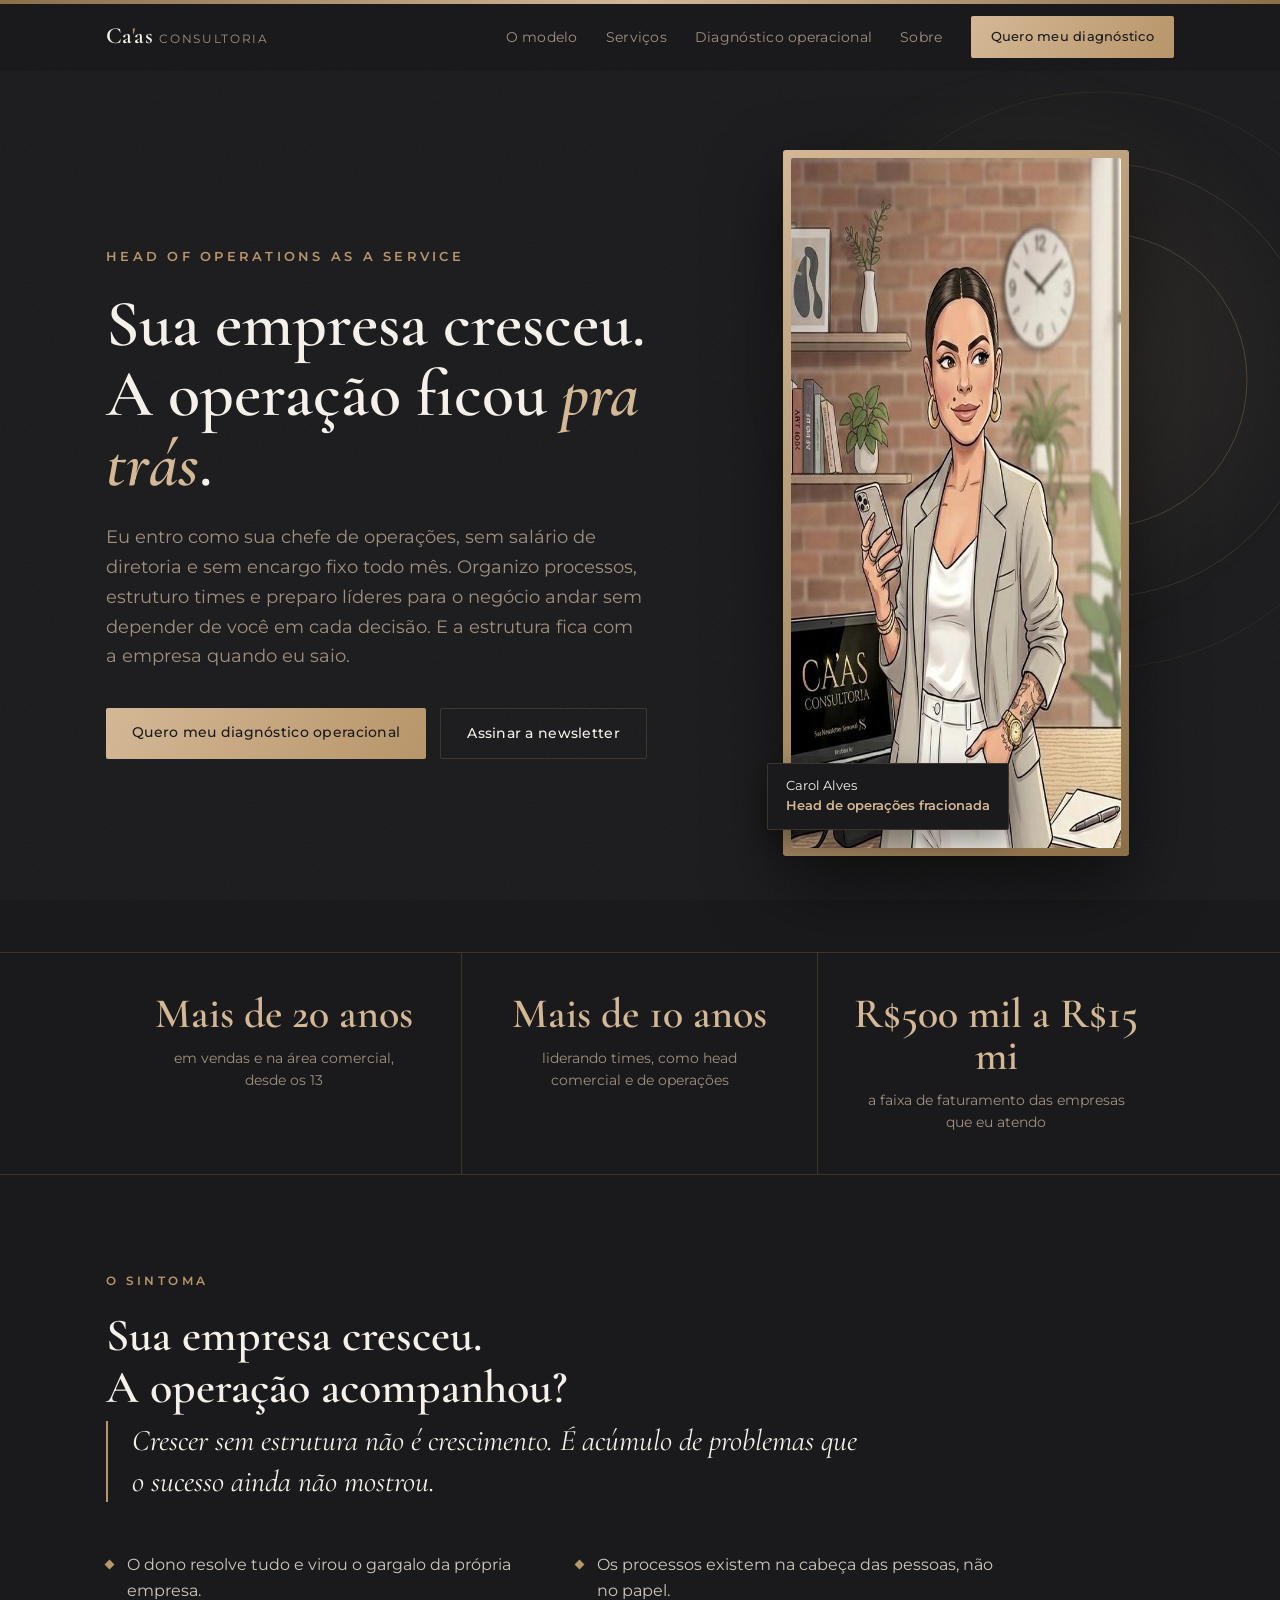
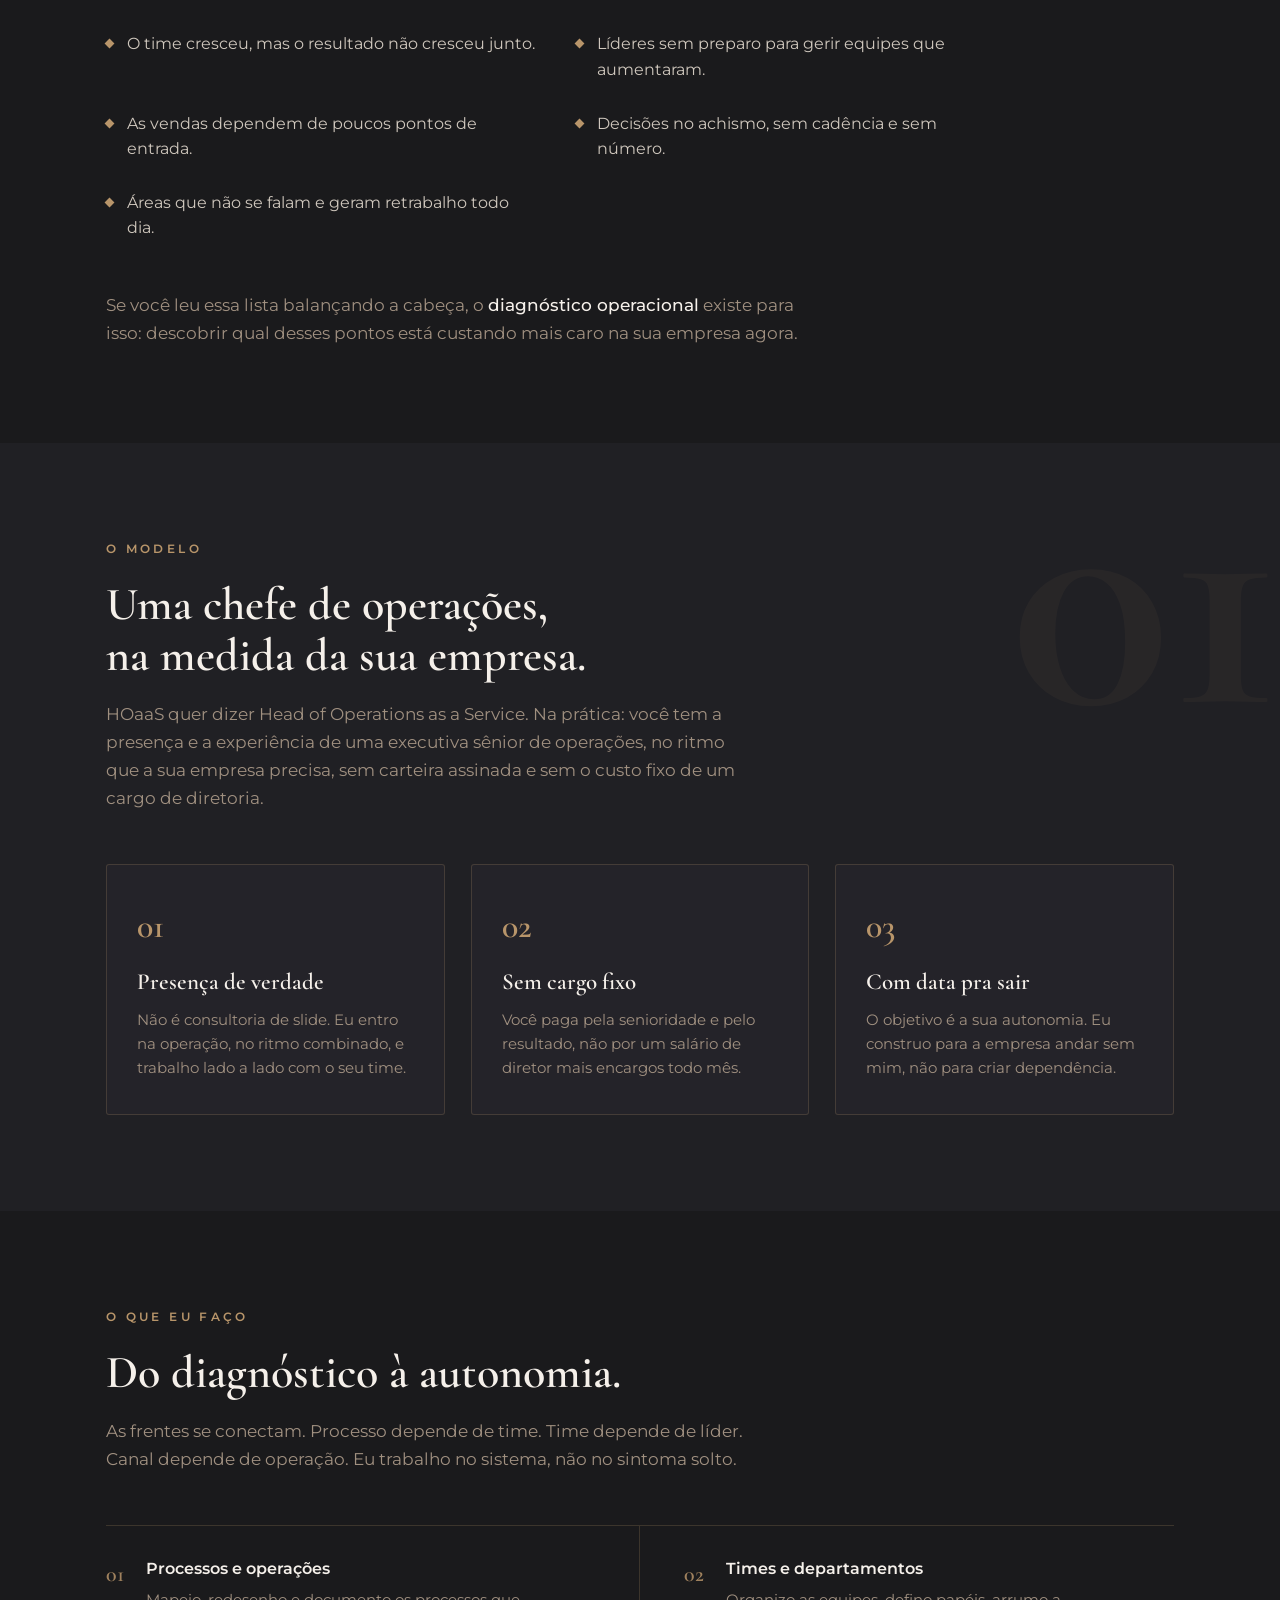
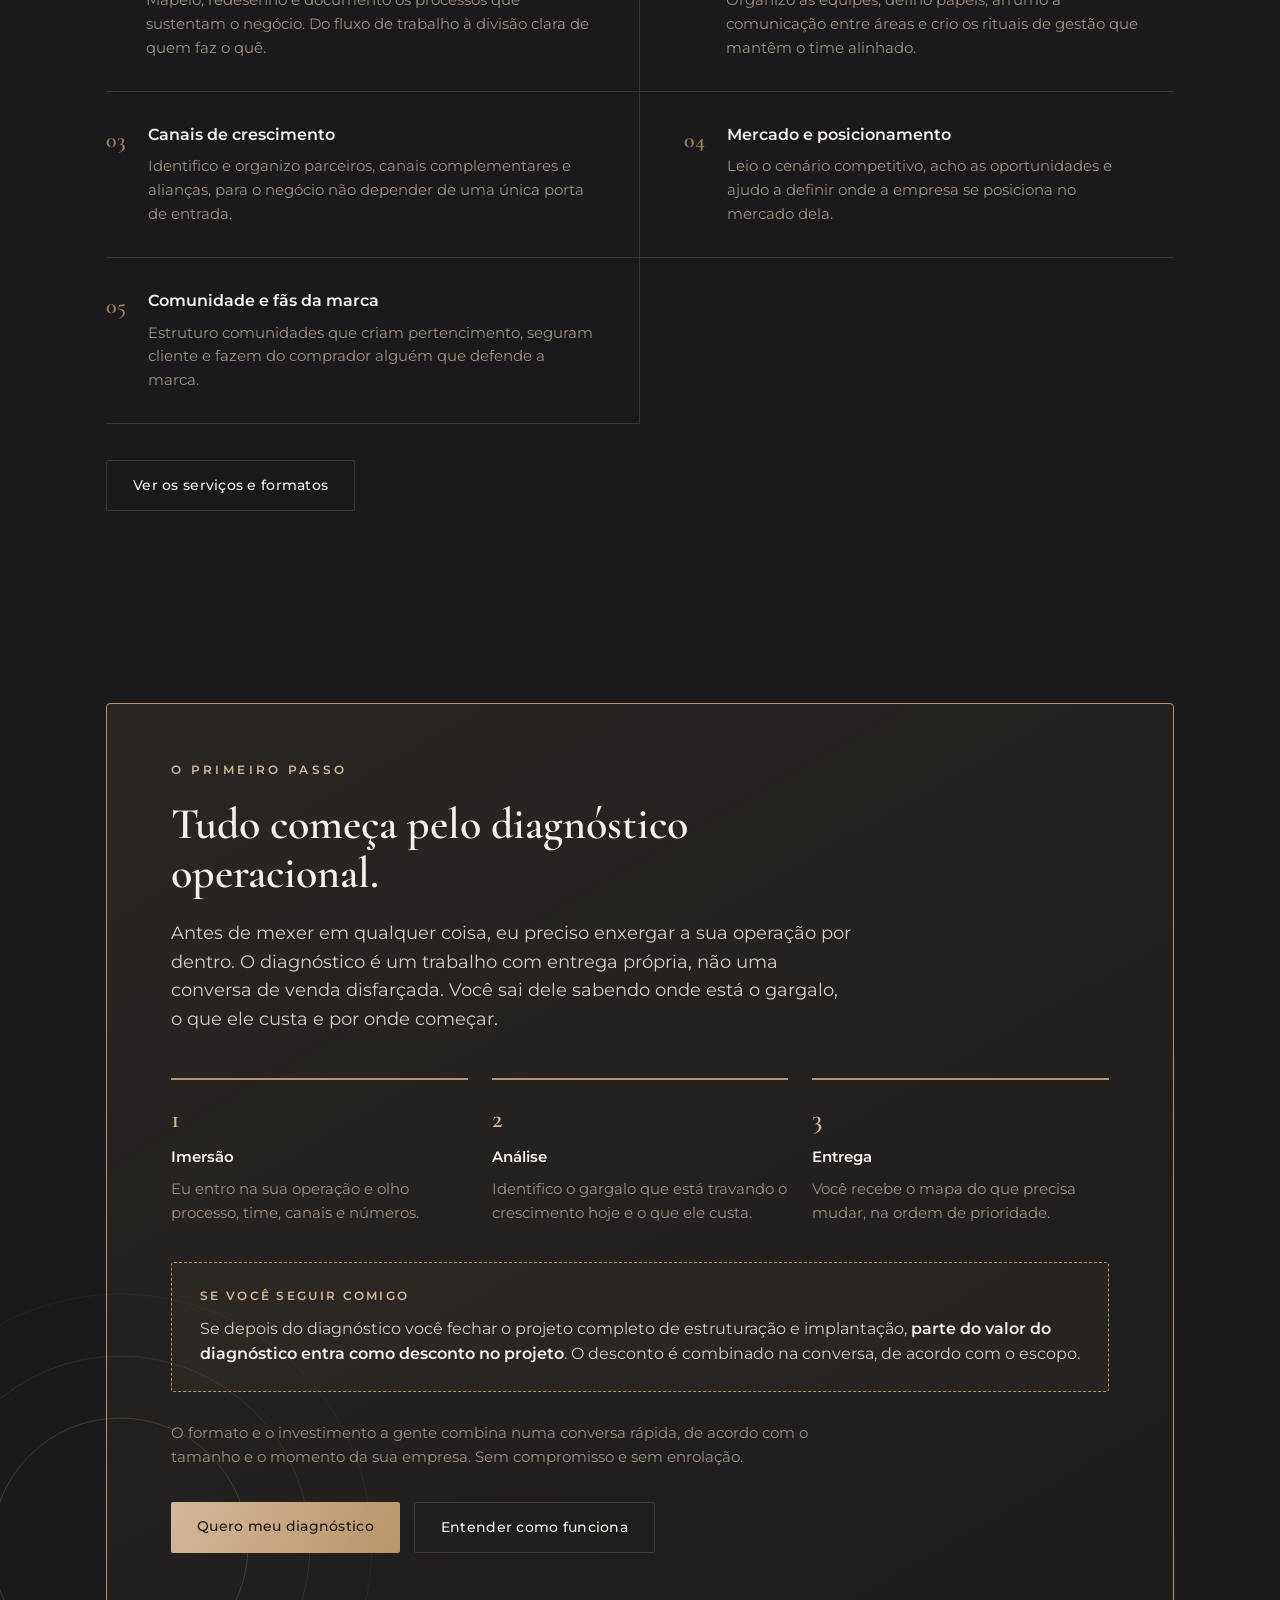
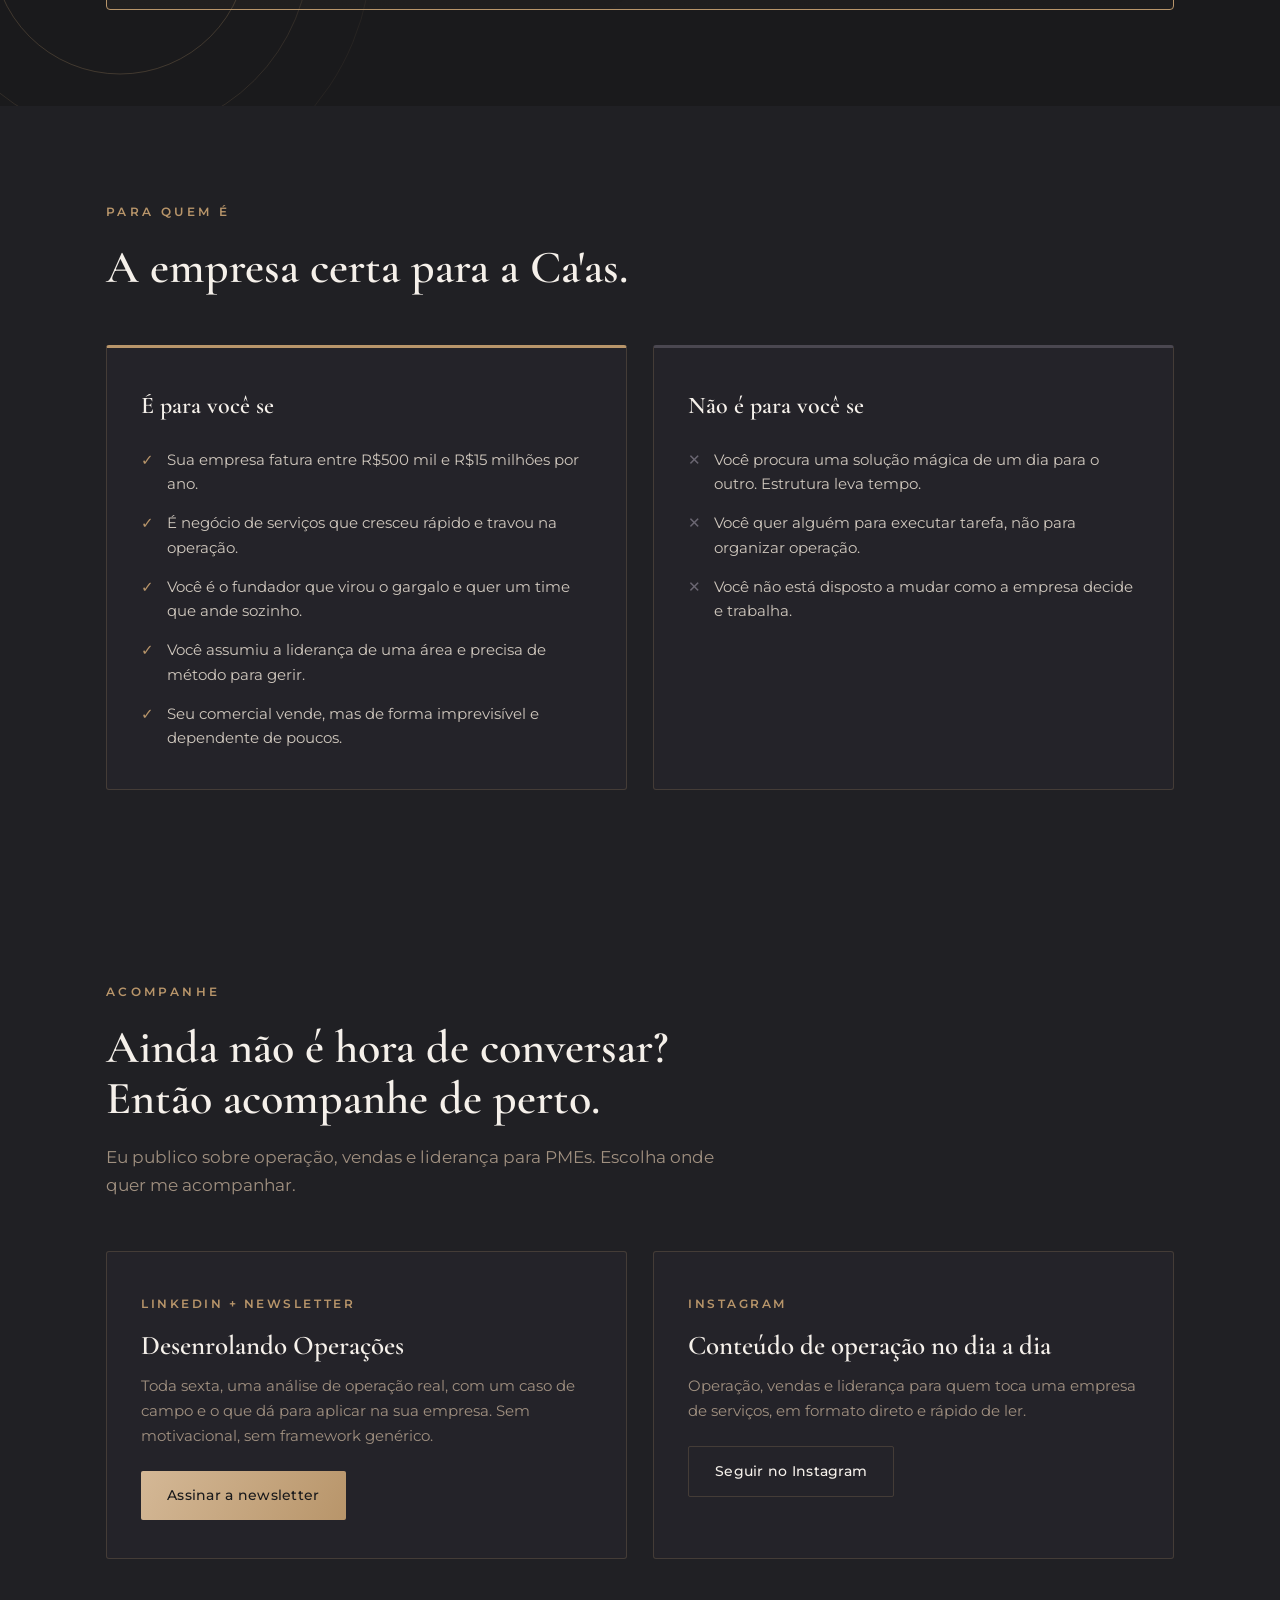
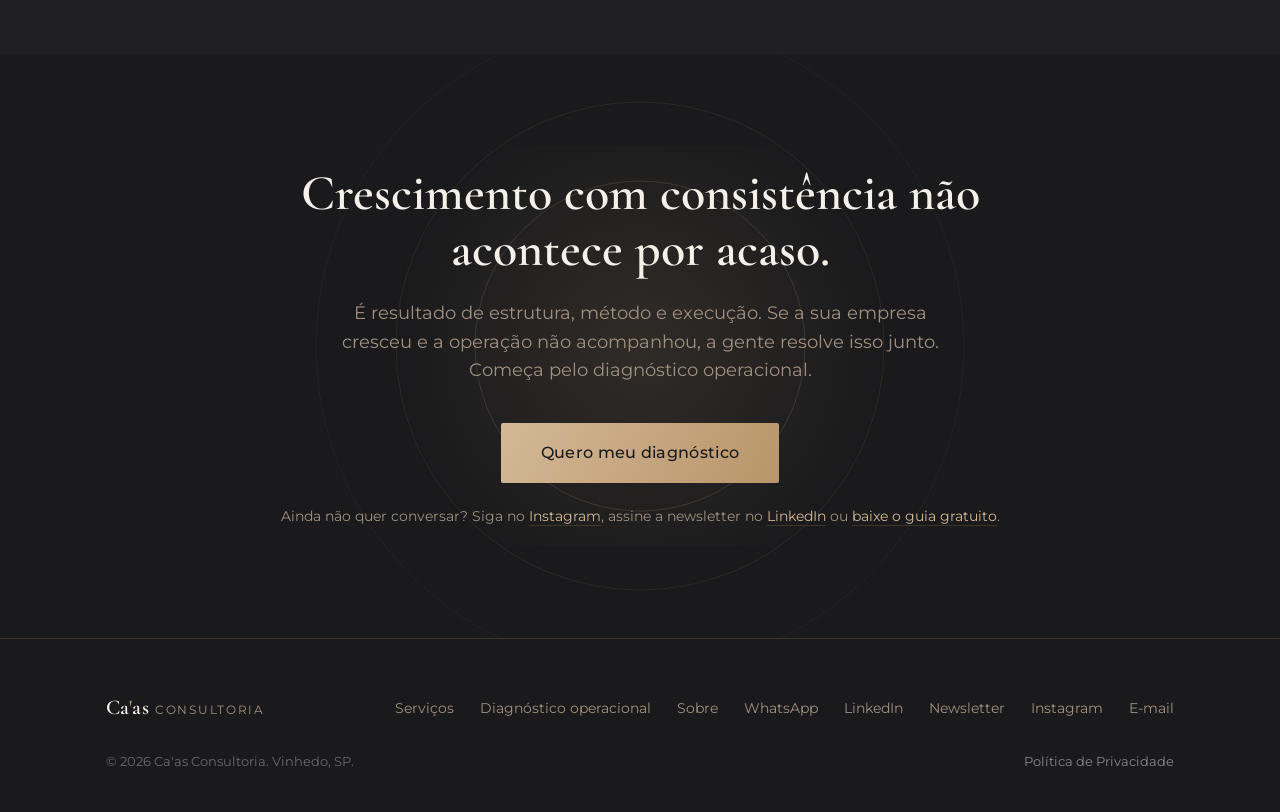
<file: index.html>
<!DOCTYPE html>
<html lang="pt-BR">
<head>
<meta charset="UTF-8">
<meta name="viewport" content="width=device-width, initial-scale=1.0">
<title>Ca'as Consultoria | Head of Operations as a Service</title>
<meta name="description" content="Sua empresa cresceu e a operação ficou pra trás. Eu entro como sua chefe de operações, sem o custo de uma contratação fixa. Comece pelo diagnóstico operacional.">
<meta property="og:title" content="Ca'as Consultoria | Head of Operations as a Service">
<meta property="og:description" content="Sua empresa cresceu e a operação ficou pra trás. Eu entro como sua chefe de operações, sem o custo de uma contratação fixa. Comece pelo diagnóstico operacional.">
<meta property="og:type" content="website">
<meta property="og:locale" content="pt_BR">
<meta name="theme-color" content="#1A1A1C">
<script>document.documentElement.className+=' js'</script>
<link rel="preconnect" href="https://fonts.googleapis.com">
<link rel="preconnect" href="https://fonts.gstatic.com" crossorigin>
<link href="https://fonts.googleapis.com/css2?family=Cormorant+Garamond:ital,wght@0,500;0,600;0,700;1,500;1,600&family=Montserrat:wght@300;400;500;600&display=swap" rel="stylesheet">
<link rel="stylesheet" href="styles.css">
</head>
<body>
<a class="skip" href="#conteudo">Pular para o conteúdo</a>
<div class="goldbar"></div>

<header id="hdr">
  <div class="wrap nav">
    <a href="index.html" class="brand">Ca<i>'</i>as<small>Consultoria</small></a>
    <nav class="navlinks" id="menu" aria-label="Principal">
      <a href="index.html#modelo">O modelo</a>
      <a href="servicos.html">Serviços</a>
      <a href="diagnostico-operacional.html">Diagnóstico operacional</a>
      <a href="sobre.html">Sobre</a>
      <a class="btn btn-gold" href="https://wa.me/5511971699576?text=Oi%20Carol%2C%20quero%20saber%20sobre%20o%20diagn%C3%B3stico%20para%20a%20minha%20empresa." target="_blank" rel="noopener">Quero meu diagnóstico</a>
    </nav>
    <button class="menu-toggle" id="menubtn" aria-label="Abrir menu" aria-expanded="false" aria-controls="menu">&#9776;</button>
  </div>
</header>

<main id="conteudo">

<section class="hero">
  <div class="hero-glow"></div>
  <svg class="circles" viewBox="0 0 640 640" fill="none" aria-hidden="true"><circle cx="320" cy="320" r="147" stroke="#B8956A" stroke-opacity=".5"/><circle cx="320" cy="320" r="217" stroke="#B8956A" stroke-opacity=".3"/><circle cx="320" cy="320" r="288" stroke="#B8956A" stroke-opacity=".16"/></svg>
  <div class="wrap hero-grid">
    <div>
      <span class="hero-eyebrow">Head of Operations as a Service</span>
      <h1>Sua empresa cresceu.<br>A operação ficou <em>pra trás</em>.</h1>
      <p class="sub">Eu entro como sua chefe de operações, sem salário de diretoria e sem encargo fixo todo mês. Organizo processos, estruturo times e preparo líderes para o negócio andar sem depender de você em cada decisão. E a estrutura fica com a empresa quando eu saio.</p>
      <div class="hero-cta">
        <a class="btn btn-gold" href="https://wa.me/5511971699576?text=Oi%20Carol%2C%20quero%20saber%20sobre%20o%20diagn%C3%B3stico%20para%20a%20minha%20empresa." target="_blank" rel="noopener">Quero meu diagnóstico operacional</a>
        <a class="btn btn-ghost" href="https://www.linkedin.com/newsletters/desenrolando-opera%C3%A7%C3%B5es-7438192048630837248/" target="_blank" rel="noopener">Assinar a newsletter</a>
      </div>
    </div>
    <figure class="hero-figure">
      <div class="frame"><img src="img/carol-1.jpg" width="560" height="690" alt="Carol Alves, fundadora da Ca'as Consultoria"></div>
      <figcaption>Carol Alves<br><b>Head de operações fracionada</b></figcaption>
    </figure>
  </div>
</section>

<section class="anchors">
  <div class="wrap anchors-grid">
    <div class="anchor"><div class="big serif">Mais de 20 anos</div><div class="lab">em vendas e na área comercial, desde os 13</div></div>
    <div class="anchor"><div class="big serif">Mais de 10 anos</div><div class="lab">liderando times, como head comercial e de operações</div></div>
    <div class="anchor"><div class="big serif">R$500 mil a R$15 mi</div><div class="lab">a faixa de faturamento das empresas que eu atendo</div></div>
  </div>
</section>

<section class="sec symptom" id="sintoma">
  <div class="wrap">
    <span class="eyebrow rv">O sintoma</span>
    <h2 class="h2 rv">Sua empresa cresceu.<br>A operação acompanhou?</h2>
    <p class="quote serif rv">Crescer sem estrutura não é crescimento. É acúmulo de problemas que o sucesso ainda não mostrou.</p>
    <ul class="slist rv">
      <li>O dono resolve tudo e virou o gargalo da própria empresa.</li>
      <li>Os processos existem na cabeça das pessoas, não no papel.</li>
      <li>O time cresceu, mas o resultado não cresceu junto.</li>
      <li>Líderes sem preparo para gerir equipes que aumentaram.</li>
      <li>As vendas dependem de poucos pontos de entrada.</li>
      <li>Decisões no achismo, sem cadência e sem número.</li>
      <li>Áreas que não se falam e geram retrabalho todo dia.</li>
    </ul>
    <p class="sym-bridge rv">Se você leu essa lista balançando a cabeça, o <b>diagnóstico operacional</b> existe para isso: descobrir qual desses pontos está custando mais caro na sua empresa agora.</p>
  </div>
</section>

<section class="sec sec-tint" id="modelo">
  <span class="ghostnum" style="right:0; top:20px;">01</span>
  <div class="wrap">
    <span class="eyebrow rv">O modelo</span>
    <h2 class="h2 rv">Uma chefe de operações,<br>na medida da sua empresa.</h2>
    <p class="lead rv">HOaaS quer dizer Head of Operations as a Service. Na prática: você tem a presença e a experiência de uma executiva sênior de operações, no ritmo que a sua empresa precisa, sem carteira assinada e sem o custo fixo de um cargo de diretoria.</p>
    <div class="cols3">
      <div class="card rv"><div class="k serif">01</div><h3>Presença de verdade</h3><p>Não é consultoria de slide. Eu entro na operação, no ritmo combinado, e trabalho lado a lado com o seu time.</p></div>
      <div class="card rv"><div class="k serif">02</div><h3>Sem cargo fixo</h3><p>Você paga pela senioridade e pelo resultado, não por um salário de diretor mais encargos todo mês.</p></div>
      <div class="card rv"><div class="k serif">03</div><h3>Com data pra sair</h3><p>O objetivo é a sua autonomia. Eu construo para a empresa andar sem mim, não para criar dependência.</p></div>
    </div>
  </div>
</section>

<section class="sec" id="frentes">
  <div class="wrap">
    <span class="eyebrow rv">O que eu faço</span>
    <h2 class="h2 rv">Do diagnóstico à autonomia.</h2>
    <p class="lead rv">As frentes se conectam. Processo depende de time. Time depende de líder. Canal depende de operação. Eu trabalho no sistema, não no sintoma solto.</p>
    <div class="frentes">
      <div class="frente rv"><div class="fn serif">01</div><div><h4>Processos e operações</h4><p>Mapeio, redesenho e documento os processos que sustentam o negócio. Do fluxo de trabalho à divisão clara de quem faz o quê.</p></div></div>
      <div class="frente rv"><div class="fn serif">02</div><div><h4>Times e departamentos</h4><p>Organizo as equipes, defino papéis, arrumo a comunicação entre áreas e crio os rituais de gestão que mantêm o time alinhado.</p></div></div>
      <div class="frente rv"><div class="fn serif">03</div><div><h4>Canais de crescimento</h4><p>Identifico e organizo parceiros, canais complementares e alianças, para o negócio não depender de uma única porta de entrada.</p></div></div>
      <div class="frente rv"><div class="fn serif">04</div><div><h4>Mercado e posicionamento</h4><p>Leio o cenário competitivo, acho as oportunidades e ajudo a definir onde a empresa se posiciona no mercado dela.</p></div></div>
      <div class="frente rv" style="border-right:1px solid var(--line);"><div class="fn serif">05</div><div><h4>Comunidade e fãs da marca</h4><p>Estruturo comunidades que criam pertencimento, seguram cliente e fazem do comprador alguém que defende a marca.</p></div></div>
      <div class="frente rv" style="border-bottom:none;"></div>
    </div>
    <p class="rv" style="margin-top:36px"><a class="btn btn-ghost" href="servicos.html">Ver os serviços e formatos</a></p>
  </div>
</section>

<!-- PROVA SOCIAL: entra aqui quando houver depoimento autorizado. Nada visível por enquanto. -->

<section class="sec diag" id="diagnostico">
  <svg class="circles" viewBox="0 0 560 560" fill="none" aria-hidden="true"><circle cx="280" cy="280" r="128" stroke="#B8956A" stroke-opacity=".5"/><circle cx="280" cy="280" r="190" stroke="#B8956A" stroke-opacity=".3"/><circle cx="280" cy="280" r="252" stroke="#B8956A" stroke-opacity=".16"/></svg>
  <div class="wrap">
    <div class="diag-panel rv">
      <span class="eyebrow">O primeiro passo</span>
      <h2>Tudo começa pelo diagnóstico operacional.</h2>
      <p class="intro">Antes de mexer em qualquer coisa, eu preciso enxergar a sua operação por dentro. O diagnóstico é um trabalho com entrega própria, não uma conversa de venda disfarçada. Você sai dele sabendo onde está o gargalo, o que ele custa e por onde começar.</p>
      <div class="diag-steps">
        <div class="diag-step"><div class="n serif">1</div><h4>Imersão</h4><p>Eu entro na sua operação e olho processo, time, canais e números.</p></div>
        <div class="diag-step"><div class="n serif">2</div><h4>Análise</h4><p>Identifico o gargalo que está travando o crescimento hoje e o que ele custa.</p></div>
        <div class="diag-step"><div class="n serif">3</div><h4>Entrega</h4><p>Você recebe o mapa do que precisa mudar, na ordem de prioridade.</p></div>
      </div>
      <div class="diag-credit">
        <span class="tag">Se você seguir comigo</span>
        <p>Se depois do diagnóstico você fechar o projeto completo de estruturação e implantação, <b>parte do valor do diagnóstico entra como desconto no projeto</b>. O desconto é combinado na conversa, de acordo com o escopo.</p>
      </div>
      <p class="diag-fine">O formato e o investimento a gente combina numa conversa rápida, de acordo com o tamanho e o momento da sua empresa. Sem compromisso e sem enrolação.</p>
      <div class="hero-cta" style="margin-top:0"><a class="btn btn-gold" href="https://wa.me/5511971699576?text=Oi%20Carol%2C%20quero%20saber%20sobre%20o%20diagn%C3%B3stico%20para%20a%20minha%20empresa." target="_blank" rel="noopener">Quero meu diagnóstico</a><a class="btn btn-ghost" href="diagnostico-operacional.html">Entender como funciona</a></div>
    </div>
  </div>
</section>

<section class="sec sec-tint" id="paraquem">
  <div class="wrap">
    <span class="eyebrow rv">Para quem é</span>
    <h2 class="h2 rv">A empresa certa para a Ca'as.</h2>
    <div class="fit">
      <div class="fit-card yes rv"><h3>É para você se</h3><ul>
        <li>Sua empresa fatura entre R$500 mil e R$15 milhões por ano.</li>
        <li>É negócio de serviços que cresceu rápido e travou na operação.</li>
        <li>Você é o fundador que virou o gargalo e quer um time que ande sozinho.</li>
        <li>Você assumiu a liderança de uma área e precisa de método para gerir.</li>
        <li>Seu comercial vende, mas de forma imprevisível e dependente de poucos.</li></ul></div>
      <div class="fit-card no rv"><h3>Não é para você se</h3><ul>
        <li>Você procura uma solução mágica de um dia para o outro. Estrutura leva tempo.</li>
        <li>Você quer alguém para executar tarefa, não para organizar operação.</li>
        <li>Você não está disposto a mudar como a empresa decide e trabalha.</li></ul></div>
    </div>
  </div>
</section>

<section class="sec sec-tint" id="acompanhe">
  <div class="wrap">
    <span class="eyebrow rv">Acompanhe</span>
    <h2 class="h2 rv">Ainda não é hora de conversar?<br>Então acompanhe de perto.</h2>
    <p class="lead rv">Eu publico sobre operação, vendas e liderança para PMEs. Escolha onde quer me acompanhar.</p>
    <div class="forms">
      <div class="form-card rv"><span class="tag">LinkedIn + newsletter</span>
        <h3>Desenrolando Operações</h3>
        <p>Toda sexta, uma análise de operação real, com um caso de campo e o que dá para aplicar na sua empresa. Sem motivacional, sem framework genérico.</p>
        <p style="margin-top:22px"><a class="btn btn-gold" href="https://www.linkedin.com/newsletters/desenrolando-opera%C3%A7%C3%B5es-7438192048630837248/" target="_blank" rel="noopener">Assinar a newsletter</a></p></div>
      <div class="form-card rv"><span class="tag">Instagram</span>
        <h3>Conteúdo de operação no dia a dia</h3>
        <p>Operação, vendas e liderança para quem toca uma empresa de serviços, em formato direto e rápido de ler.</p>
        <p style="margin-top:22px"><a class="btn btn-ghost" href="https://instagram.com/carolalves28" target="_blank" rel="noopener">Seguir no Instagram</a></p></div>
    </div>
  </div>
</section>

<section class="final">
  <div class="final-glow"></div>
  <svg class="circles" viewBox="0 0 720 720" fill="none" aria-hidden="true"><circle cx="360" cy="360" r="165" stroke="#B8956A" stroke-opacity=".5"/><circle cx="360" cy="360" r="244" stroke="#B8956A" stroke-opacity=".3"/><circle cx="360" cy="360" r="324" stroke="#B8956A" stroke-opacity=".16"/></svg>
  <div class="wrap">
    <h2 class="rv">Crescimento com consistência não acontece por acaso.</h2>
    <p class="rv">É resultado de estrutura, método e execução. Se a sua empresa cresceu e a operação não acompanhou, a gente resolve isso junto. Começa pelo diagnóstico operacional.</p>
    <a class="btn btn-gold rv" href="https://wa.me/5511971699576?text=Oi%20Carol%2C%20quero%20saber%20sobre%20o%20diagn%C3%B3stico%20para%20a%20minha%20empresa." target="_blank" rel="noopener">Quero meu diagnóstico</a>
    <span class="softlink rv">Ainda não quer conversar? Siga no <a href="https://instagram.com/carolalves28" target="_blank" rel="noopener">Instagram</a>, assine a newsletter no <a href="https://www.linkedin.com/newsletters/desenrolando-opera%C3%A7%C3%B5es-7438192048630837248/" target="_blank" rel="noopener">LinkedIn</a> ou <a href="https://carolalves8520-afk.github.io/Ca-asLP/guia.html" target="_blank" rel="noopener">baixe o guia gratuito</a>.</span>
  </div>
</section>

</main>

<footer>
  <div class="wrap">
    <div class="foot">
      <a href="index.html" class="brand">Ca<i>'</i>as<small>Consultoria</small></a>
      <div class="footlinks">
        <a href="servicos.html">Serviços</a>
        <a href="diagnostico-operacional.html">Diagnóstico operacional</a>
        <a href="sobre.html">Sobre</a>
        <a href="https://wa.me/5511971699576?text=Oi%20Carol%2C%20quero%20saber%20sobre%20o%20diagn%C3%B3stico%20para%20a%20minha%20empresa." target="_blank" rel="noopener">WhatsApp</a>
        <a href="https://www.linkedin.com/in/carolalves-79a48b86" target="_blank" rel="noopener">LinkedIn</a>
        <a href="https://www.linkedin.com/newsletters/desenrolando-opera%C3%A7%C3%B5es-7438192048630837248/" target="_blank" rel="noopener">Newsletter</a>
        <a href="https://instagram.com/carolalves28" target="_blank" rel="noopener">Instagram</a>
        <a href="mailto:caasconsultoriahoaas@gmail.com">E-mail</a>
      </div>
    </div>
    <div class="foot-legal">
      <span>&copy; 2026 Ca'as Consultoria. Vinhedo, SP.</span>
            <a href="privacidade.html">Política de Privacidade</a>
    </div>
  </div>
</footer>

<script src="site.js"></script>
</body>
</html>
</file>
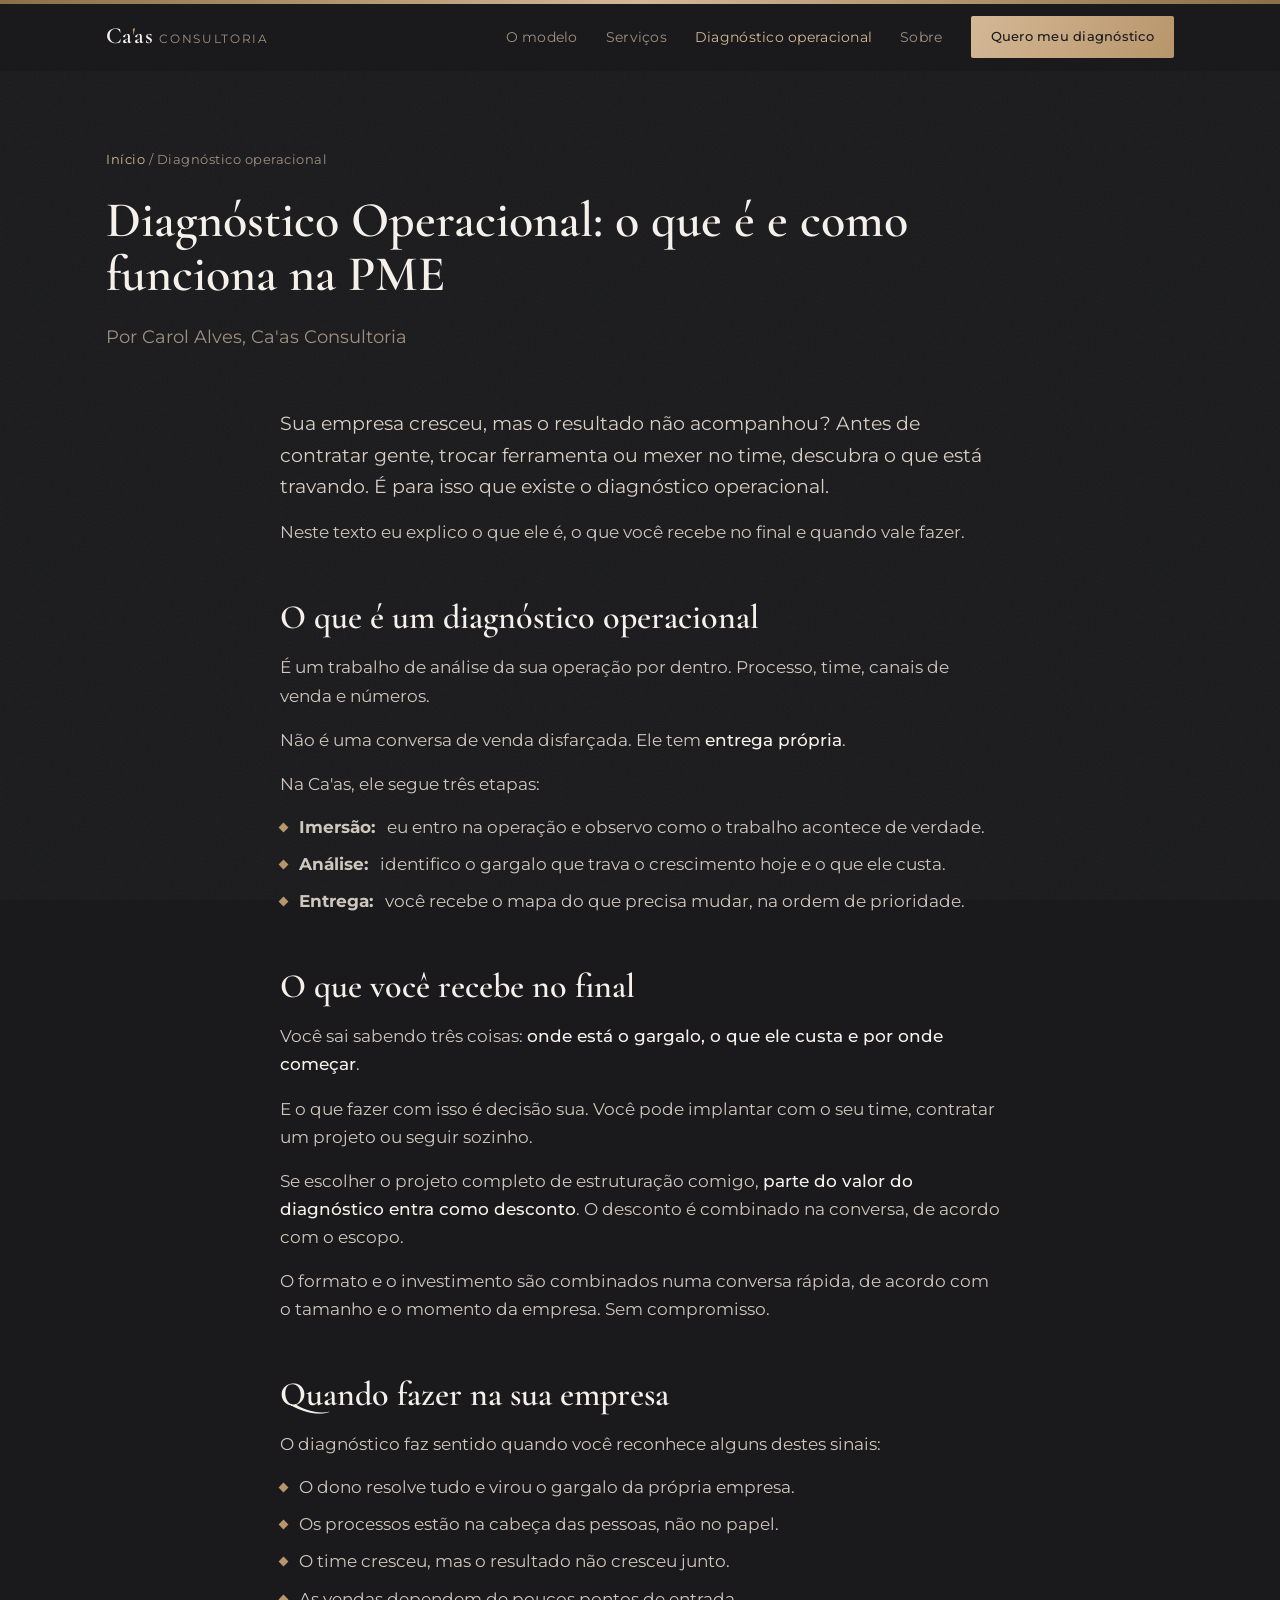
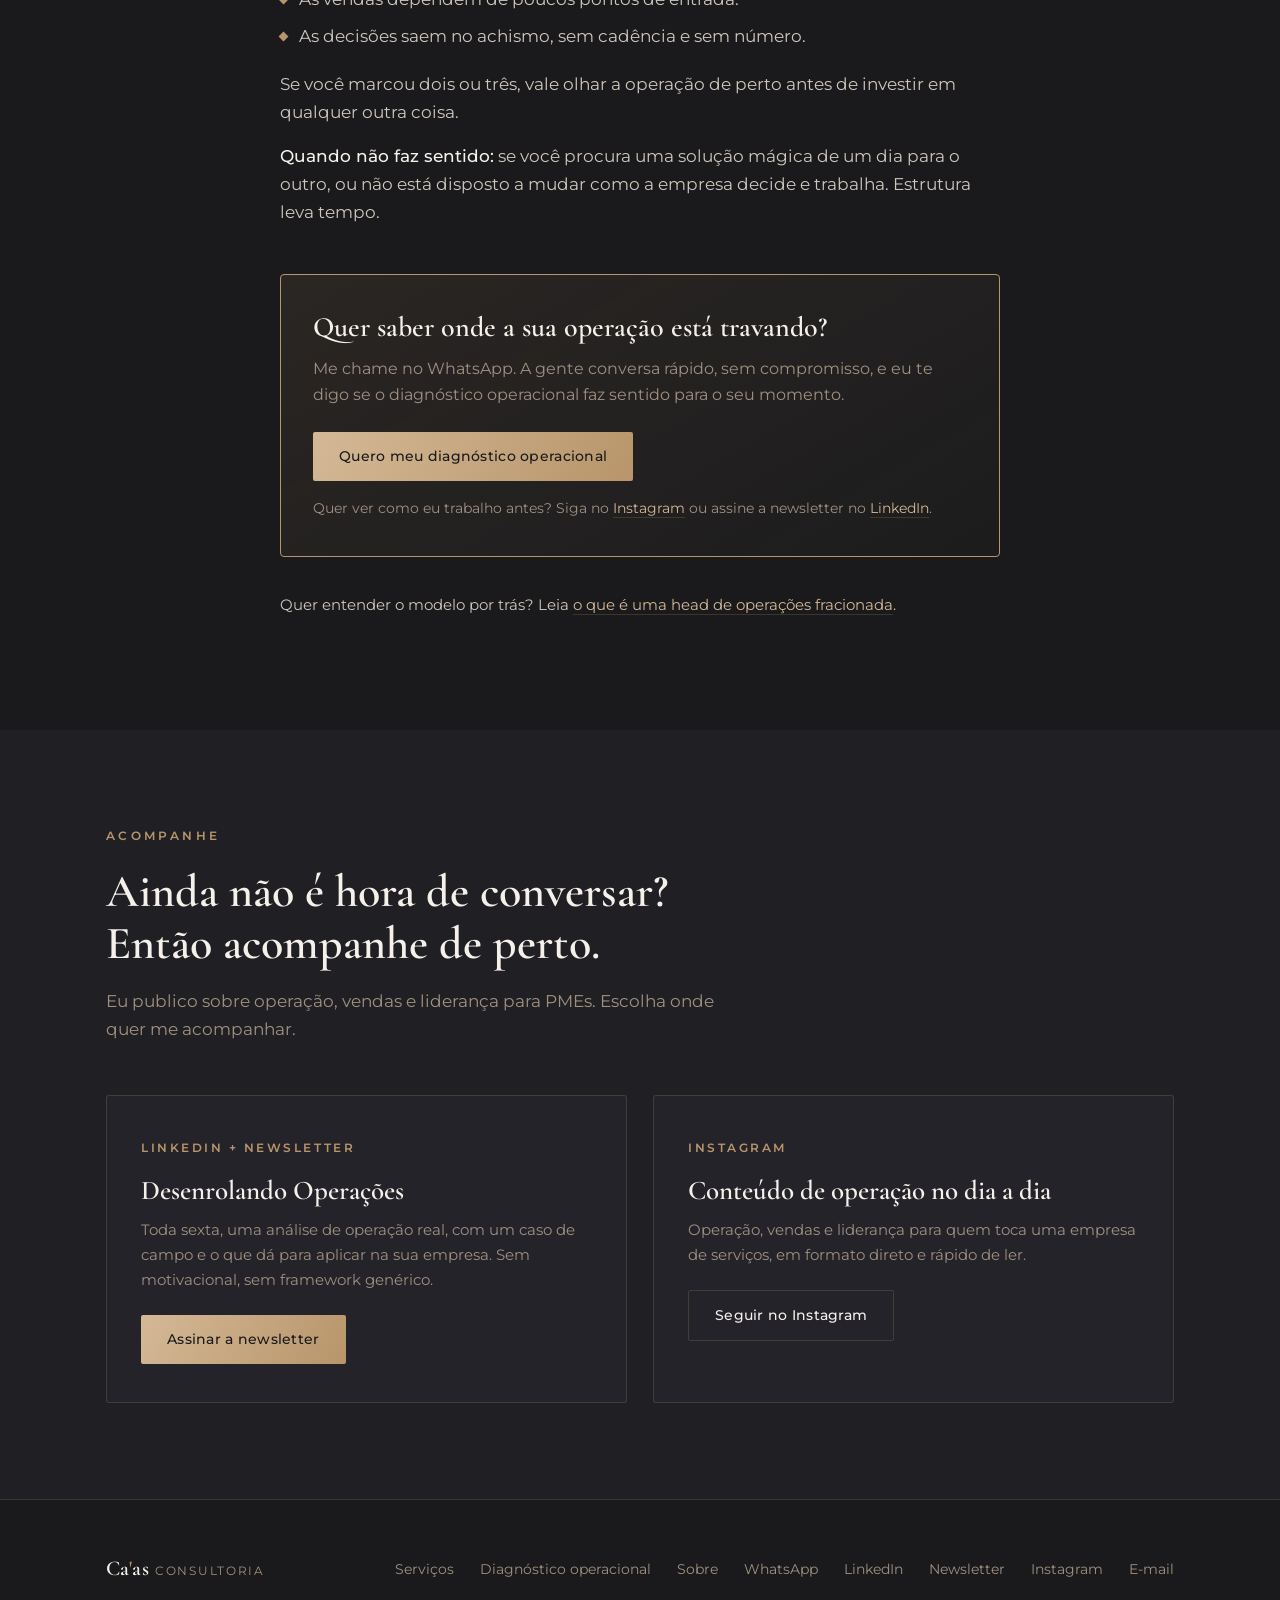
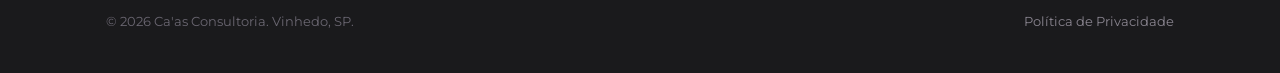
<file: diagnostico-operacional.html>
<!DOCTYPE html>
<html lang="pt-BR">
<head>
<meta charset="UTF-8">
<meta name="viewport" content="width=device-width, initial-scale=1.0">
<title>Diagnóstico Operacional: o que é e como funciona na PME</title>
<meta name="description" content="Entenda o que é um diagnóstico operacional, o que você recebe no final e quando fazer na sua PME. Imersão, análise e um mapa de prioridades.">
<meta property="og:title" content="Diagnóstico Operacional: o que é e como funciona na PME">
<meta property="og:description" content="Entenda o que é um diagnóstico operacional, o que você recebe no final e quando fazer na sua PME. Imersão, análise e um mapa de prioridades.">
<meta property="og:type" content="website">
<meta property="og:locale" content="pt_BR">
<meta name="theme-color" content="#1A1A1C">
<script>document.documentElement.className+=' js'</script>
<link rel="preconnect" href="https://fonts.googleapis.com">
<link rel="preconnect" href="https://fonts.gstatic.com" crossorigin>
<link href="https://fonts.googleapis.com/css2?family=Cormorant+Garamond:ital,wght@0,500;0,600;0,700;1,500;1,600&family=Montserrat:wght@300;400;500;600&display=swap" rel="stylesheet">
<link rel="stylesheet" href="styles.css">
</head>
<body>
<a class="skip" href="#conteudo">Pular para o conteúdo</a>
<div class="goldbar"></div>

<header id="hdr">
  <div class="wrap nav">
    <a href="index.html" class="brand">Ca<i>'</i>as<small>Consultoria</small></a>
    <nav class="navlinks" id="menu" aria-label="Principal">
      <a href="index.html#modelo">O modelo</a>
      <a href="servicos.html">Serviços</a>
      <a href="diagnostico-operacional.html" class=on aria-current=page>Diagnóstico operacional</a>
      <a href="sobre.html">Sobre</a>
      <a class="btn btn-gold" href="https://wa.me/5511971699576?text=Oi%20Carol%2C%20quero%20saber%20sobre%20o%20diagn%C3%B3stico%20para%20a%20minha%20empresa." target="_blank" rel="noopener">Quero meu diagnóstico</a>
    </nav>
    <button class="menu-toggle" id="menubtn" aria-label="Abrir menu" aria-expanded="false" aria-controls="menu">&#9776;</button>
  </div>
</header>

<main id="conteudo">

<section class="page-hero" style="padding-bottom:36px">
  <div class="wrap">
    <p class="crumbs"><a href="index.html">Início</a> / Diagnóstico operacional</p>
    <h1 style="font-size:clamp(32px,4.6vw,50px)">Diagnóstico Operacional: o que é e como funciona na PME</h1>
    <p class="lead">Por Carol Alves, Ca'as Consultoria</p>
  </div>
</section>

<section class="sec" style="padding-top:20px">
  <div class="wrap">
    <div class="article">
      <p class="intro">Sua empresa cresceu, mas o resultado não acompanhou? Antes de contratar gente, trocar ferramenta ou mexer no time, descubra o que está travando. É para isso que existe o diagnóstico operacional.</p>
      <p>Neste texto eu explico o que ele é, o que você recebe no final e quando vale fazer.</p>

      <h2>O que é um diagnóstico operacional</h2>
      <p>É um trabalho de análise da sua operação por dentro. Processo, time, canais de venda e números.</p>
      <p>Não é uma conversa de venda disfarçada. Ele tem <b>entrega própria</b>.</p>
      <p>Na Ca'as, ele segue três etapas:</p>
      <ul>
        <li><b>Imersão:</b> eu entro na operação e observo como o trabalho acontece de verdade.</li>
        <li><b>Análise:</b> identifico o gargalo que trava o crescimento hoje e o que ele custa.</li>
        <li><b>Entrega:</b> você recebe o mapa do que precisa mudar, na ordem de prioridade.</li>
      </ul>

      <h2>O que você recebe no final</h2>
      <p>Você sai sabendo três coisas: <b>onde está o gargalo, o que ele custa e por onde começar</b>.</p>
      <p>E o que fazer com isso é decisão sua. Você pode implantar com o seu time, contratar um projeto ou seguir sozinho.</p>
      <p>Se escolher o projeto completo de estruturação comigo, <b>parte do valor do diagnóstico entra como desconto</b>. O desconto é combinado na conversa, de acordo com o escopo.</p>
      <p>O formato e o investimento são combinados numa conversa rápida, de acordo com o tamanho e o momento da empresa. Sem compromisso.</p>

      <h2>Quando fazer na sua empresa</h2>
      <p>O diagnóstico faz sentido quando você reconhece alguns destes sinais:</p>
      <ul>
        <li>O dono resolve tudo e virou o gargalo da própria empresa.</li>
        <li>Os processos estão na cabeça das pessoas, não no papel.</li>
        <li>O time cresceu, mas o resultado não cresceu junto.</li>
        <li>As vendas dependem de poucos pontos de entrada.</li>
        <li>As decisões saem no achismo, sem cadência e sem número.</li>
      </ul>
      <p>Se você marcou dois ou três, vale olhar a operação de perto antes de investir em qualquer outra coisa.</p>
      <p><b>Quando não faz sentido:</b> se você procura uma solução mágica de um dia para o outro, ou não está disposto a mudar como a empresa decide e trabalha. Estrutura leva tempo.</p>

      <div class="cta-box">
        <h3>Quer saber onde a sua operação está travando?</h3>
        <p>Me chame no WhatsApp. A gente conversa rápido, sem compromisso, e eu te digo se o diagnóstico operacional faz sentido para o seu momento.</p>
        <a class="btn btn-gold" href="https://wa.me/5511971699576?text=Oi%20Carol%2C%20quero%20saber%20sobre%20o%20diagn%C3%B3stico%20para%20a%20minha%20empresa." target="_blank" rel="noopener">Quero meu diagnóstico operacional</a>
        <span class="softlink">Quer ver como eu trabalho antes? Siga no <a href="https://instagram.com/carolalves28" target="_blank" rel="noopener">Instagram</a> ou assine a newsletter no <a href="https://www.linkedin.com/newsletters/desenrolando-opera%C3%A7%C3%B5es-7438192048630837248/" target="_blank" rel="noopener">LinkedIn</a>.</span>
      </div>
      <p style="margin-top:36px;font-size:15px">Quer entender o modelo por trás? Leia <a href="head-de-operacoes-fracionada.html" style="color:var(--gold-l);border-bottom:1px solid var(--line)">o que é uma head de operações fracionada</a>.</p>
    </div>
  </div>
</section>
<section class="sec sec-tint" id="acompanhe">
  <div class="wrap">
    <span class="eyebrow rv">Acompanhe</span>
    <h2 class="h2 rv">Ainda não é hora de conversar?<br>Então acompanhe de perto.</h2>
    <p class="lead rv">Eu publico sobre operação, vendas e liderança para PMEs. Escolha onde quer me acompanhar.</p>
    <div class="forms">
      <div class="form-card rv"><span class="tag">LinkedIn + newsletter</span>
        <h3>Desenrolando Operações</h3>
        <p>Toda sexta, uma análise de operação real, com um caso de campo e o que dá para aplicar na sua empresa. Sem motivacional, sem framework genérico.</p>
        <p style="margin-top:22px"><a class="btn btn-gold" href="https://www.linkedin.com/newsletters/desenrolando-opera%C3%A7%C3%B5es-7438192048630837248/" target="_blank" rel="noopener">Assinar a newsletter</a></p></div>
      <div class="form-card rv"><span class="tag">Instagram</span>
        <h3>Conteúdo de operação no dia a dia</h3>
        <p>Operação, vendas e liderança para quem toca uma empresa de serviços, em formato direto e rápido de ler.</p>
        <p style="margin-top:22px"><a class="btn btn-ghost" href="https://instagram.com/carolalves28" target="_blank" rel="noopener">Seguir no Instagram</a></p></div>
    </div>
  </div>
</section>

</main>

<footer>
  <div class="wrap">
    <div class="foot">
      <a href="index.html" class="brand">Ca<i>'</i>as<small>Consultoria</small></a>
      <div class="footlinks">
        <a href="servicos.html">Serviços</a>
        <a href="diagnostico-operacional.html">Diagnóstico operacional</a>
        <a href="sobre.html">Sobre</a>
        <a href="https://wa.me/5511971699576?text=Oi%20Carol%2C%20quero%20saber%20sobre%20o%20diagn%C3%B3stico%20para%20a%20minha%20empresa." target="_blank" rel="noopener">WhatsApp</a>
        <a href="https://www.linkedin.com/in/carolalves-79a48b86" target="_blank" rel="noopener">LinkedIn</a>
        <a href="https://www.linkedin.com/newsletters/desenrolando-opera%C3%A7%C3%B5es-7438192048630837248/" target="_blank" rel="noopener">Newsletter</a>
        <a href="https://instagram.com/carolalves28" target="_blank" rel="noopener">Instagram</a>
        <a href="mailto:caasconsultoriahoaas@gmail.com">E-mail</a>
      </div>
    </div>
    <div class="foot-legal">
      <span>&copy; 2026 Ca'as Consultoria. Vinhedo, SP.</span>
            <a href="privacidade.html">Política de Privacidade</a>
    </div>
  </div>
</footer>

<script src="site.js"></script>
</body>
</html>
</file>
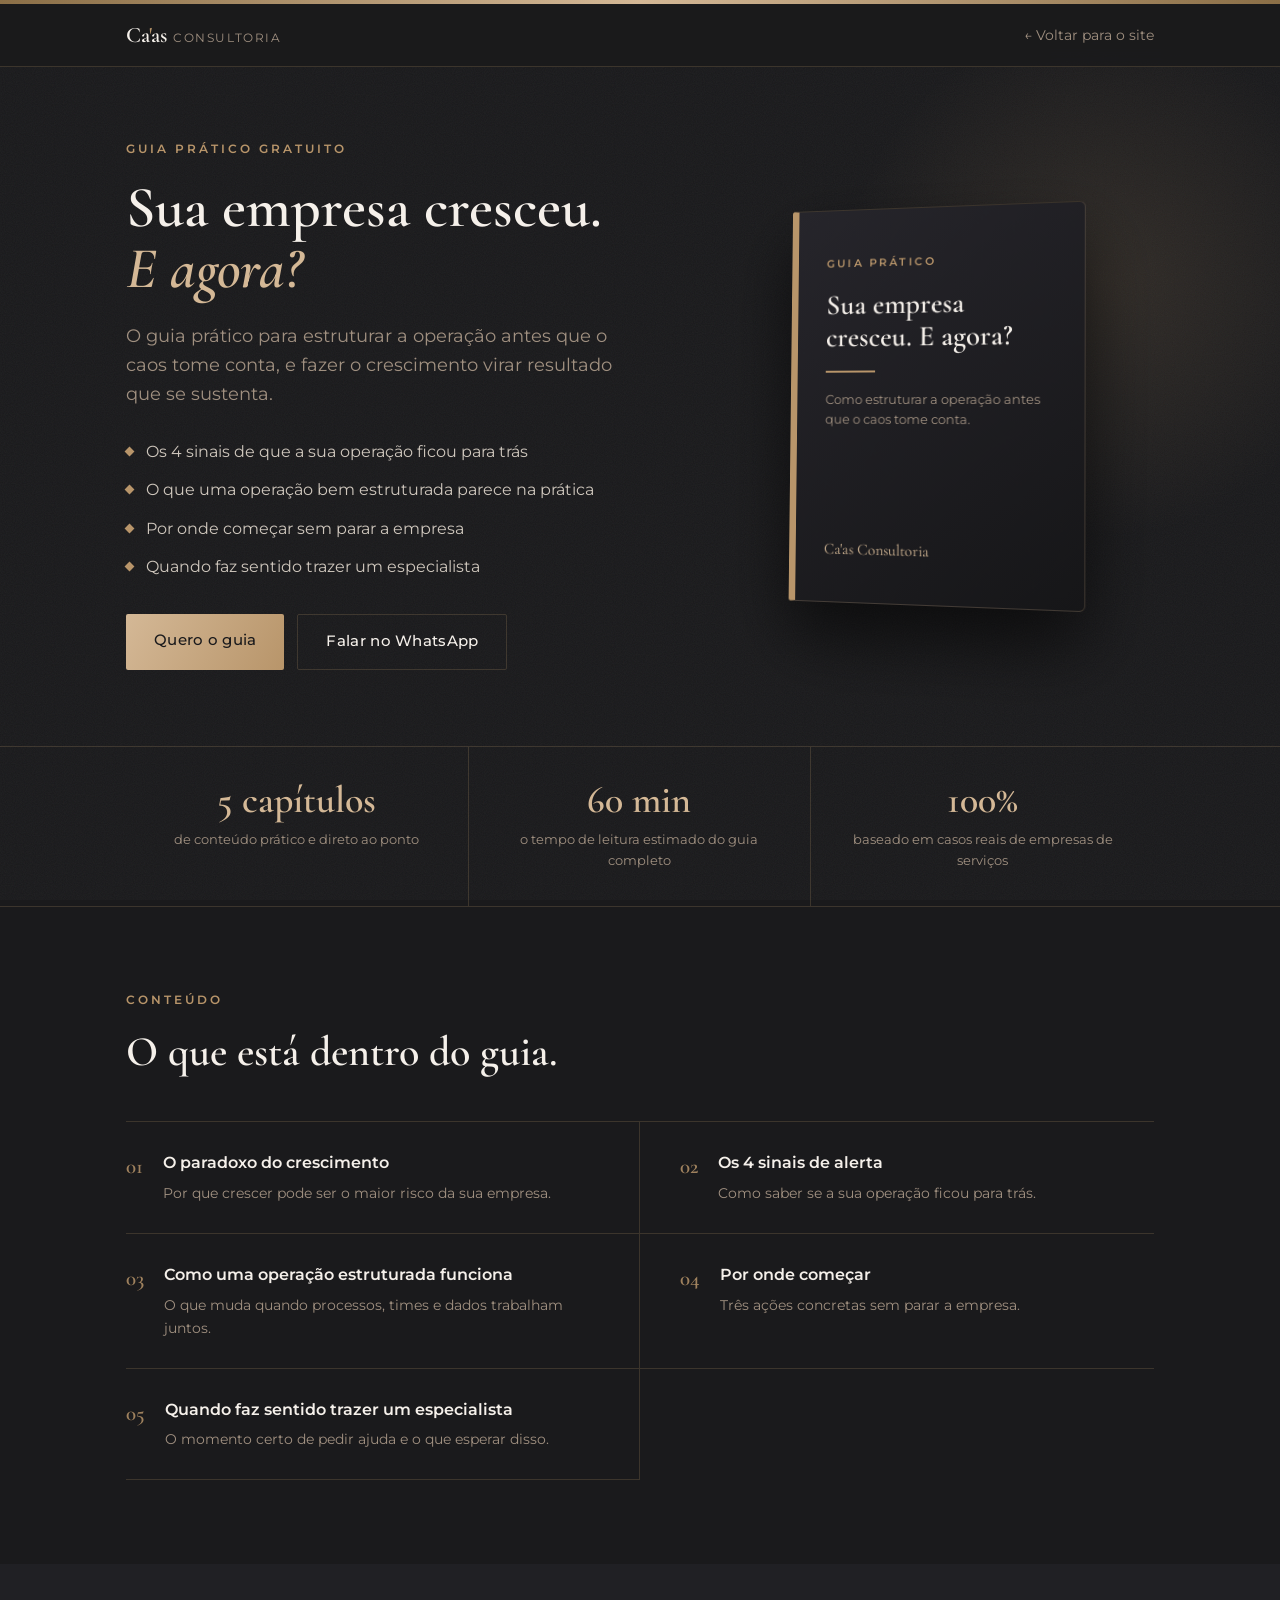
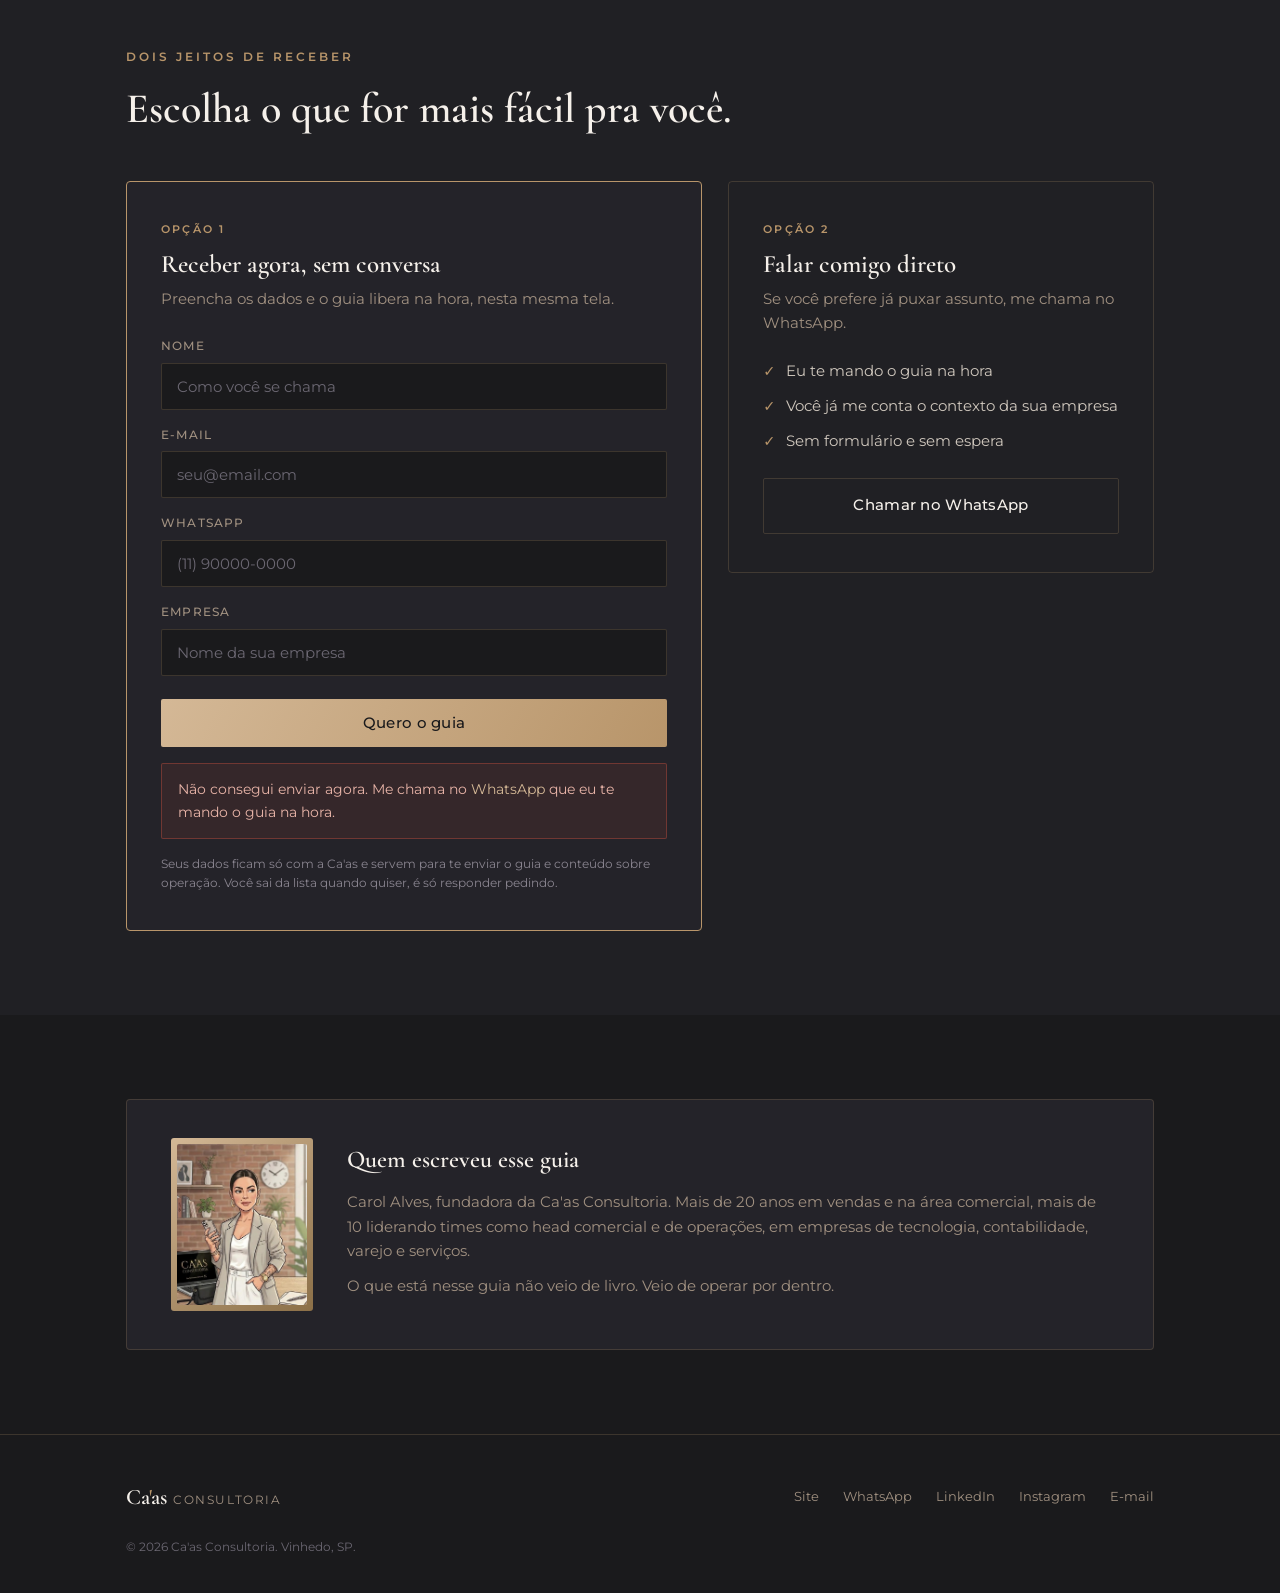
<file: guia-operacional.html>
<!DOCTYPE html>
<html lang="pt-BR">
<head>
<meta charset="UTF-8">
<meta name="viewport" content="width=device-width, initial-scale=1.0">
<title>Guia pr&aacute;tico para empresas | Ca&#39;as Consultoria</title>
<meta name="description" content="Sua empresa cresceu. E agora? Baixe o guia gratuito e veja como estruturar a opera&ccedil;&atilde;o antes que o caos tome conta.">
<link rel="preconnect" href="https://fonts.googleapis.com">
<link rel="preconnect" href="https://fonts.gstatic.com" crossorigin>
<link href="https://fonts.googleapis.com/css2?family=Cormorant+Garamond:wght@500;600;700&family=Montserrat:wght@300;400;500;600&display=swap" rel="stylesheet">
<style>

:root{
  --bg:#1A1A1C; --bg2:#202024; --panel:#242329;
  --gold:#B8956A; --gold-l:#D4B896; --gold-d:#8B6F47;
  --off:#F5F0EA; --muted:#A09080; --line:rgba(184,149,106,.22);
  --serif:'Cormorant Garamond',Georgia,serif;
  --sans:'Montserrat',system-ui,sans-serif;
}
*{box-sizing:border-box;margin:0;padding:0}
html{scroll-behavior:smooth}
body{background:var(--bg); color:var(--off); font-family:var(--sans); line-height:1.65;
  -webkit-font-smoothing:antialiased; overflow-x:hidden}
body::before{content:""; position:fixed; inset:0; z-index:1; pointer-events:none; opacity:.05;
  background-image:url("data:image/svg+xml,%3Csvg xmlns='http://www.w3.org/2000/svg' width='140' height='140'%3E%3Cfilter id='n'%3E%3CfeTurbulence type='fractalNoise' baseFrequency='.9' numOctaves='3'/%3E%3C/filter%3E%3Crect width='100%25' height='100%25' filter='url(%23n)'/%3E%3C/svg%3E")}
.wrap{max-width:1080px; margin:0 auto; padding:0 26px; position:relative; z-index:2}
a{color:inherit; text-decoration:none}
.serif{font-family:var(--serif)}
.goldbar{position:fixed; top:0; left:0; right:0; height:4px; z-index:60;
  background:linear-gradient(90deg,var(--gold-d),var(--gold-l),var(--gold-d))}
header{position:fixed; top:4px; left:0; right:0; z-index:50; background:rgba(26,26,28,.85);
  backdrop-filter:blur(10px); border-bottom:1px solid var(--line)}
.nav{display:flex; align-items:center; justify-content:space-between; height:62px}
.brand{font-family:var(--serif); font-size:22px; font-weight:600; color:var(--off)}
.brand i{font-style:normal; color:var(--gold)}
.brand small{color:var(--muted); font-weight:400; font-size:11.5px; letter-spacing:.14em;
  text-transform:uppercase; font-family:var(--sans); margin-left:6px}
.nav a.back{font-size:13.5px; color:var(--muted)}
.nav a.back:hover{color:var(--gold-l)}
.btn{display:inline-block; font-weight:500; letter-spacing:.02em; cursor:pointer;
  border:none; transition:.25s; text-align:center; font-family:var(--sans)}
.btn-gold{background:linear-gradient(120deg,var(--gold-l),var(--gold)); color:#1A1A1C;
  padding:15px 28px; border-radius:2px; font-size:14.5px}
.btn-gold:hover{filter:brightness(1.08)}
.btn-ghost{border:1px solid var(--line); color:var(--off); padding:15px 28px;
  border-radius:2px; font-size:14.5px; background:transparent}
.btn-ghost:hover{border-color:var(--gold); color:var(--gold-l)}
.eyebrow{font-size:11.5px; letter-spacing:.26em; text-transform:uppercase; color:var(--gold);
  font-weight:600; margin-bottom:18px; display:block}
.sec{padding:84px 0; position:relative}
.sec-tint{background:var(--bg2)}
.h2{font-family:var(--serif); font-weight:600; font-size:clamp(28px,4vw,42px);
  line-height:1.14; color:var(--off)}

/* HERO */
.hero{padding:140px 0 76px; position:relative; overflow:hidden}
.hero-glow{position:absolute; right:-8%; top:0; width:560px; height:560px; z-index:0;
  background:radial-gradient(circle,rgba(184,149,106,.15),transparent 65%)}
.hero-grid{display:grid; grid-template-columns:1.1fr .9fr; gap:48px; align-items:center;
  position:relative; z-index:2}
.hero h1{font-family:var(--serif); font-weight:600; font-size:clamp(34px,5.4vw,58px);
  line-height:1.06; color:var(--off)}
.hero h1 em{font-style:italic; color:var(--gold-l)}
.hero .sub{color:var(--muted); font-size:17.5px; margin-top:22px; max-width:520px}
.bullets{list-style:none; display:grid; gap:13px; margin-top:30px}
.bullets li{display:flex; gap:13px; color:#cfc7bd; font-size:15.5px}
.bullets li::before{content:""; flex:0 0 7px; width:7px; height:7px; margin-top:9px;
  background:var(--gold); transform:rotate(45deg)}
.hero-cta{display:flex; gap:13px; margin-top:34px; flex-wrap:wrap}

/* book */
.book{position:relative; justify-self:center; perspective:1000px}
.book-cover{width:300px; max-width:100%; aspect-ratio:3/4; border-radius:3px 6px 6px 3px;
  background:linear-gradient(145deg,#26252b,#161618);
  border:1px solid var(--line); border-left:7px solid var(--gold);
  box-shadow:0 34px 70px rgba(0,0,0,.6); padding:40px 30px;
  display:flex; flex-direction:column; justify-content:space-between;
  transform:rotateY(-11deg) rotateX(2deg)}
.book-cover .tag{font-size:10.5px; letter-spacing:.24em; text-transform:uppercase;
  color:var(--gold); font-weight:600}
.book-cover h3{font-family:var(--serif); font-size:29px; font-weight:600; line-height:1.14;
  color:var(--off); margin-top:14px}
.book-cover .line{width:52px; height:2px; background:var(--gold); margin:18px 0}
.book-cover p{color:var(--muted); font-size:13px; line-height:1.5}
.book-cover .foot{font-family:var(--serif); font-size:16px; color:var(--gold-l)}

/* stats */
.stats{border-top:1px solid var(--line); border-bottom:1px solid var(--line)}
.stats-grid{display:grid; grid-template-columns:repeat(3,1fr)}
.stat{padding:34px 24px; text-align:center; border-right:1px solid var(--line)}
.stat:last-child{border-right:none}
.stat .big{font-family:var(--serif); font-size:clamp(28px,3.4vw,38px); color:var(--gold-l);
  font-weight:600; line-height:1}
.stat .lab{color:var(--muted); font-size:13px; margin-top:10px}

/* chapters */
.chaps{display:grid; grid-template-columns:1fr 1fr; gap:0; margin-top:46px;
  border-top:1px solid var(--line)}
.chap{padding:28px 30px 28px 0; border-bottom:1px solid var(--line); display:flex; gap:20px}
.chap:nth-child(odd){padding-right:40px; border-right:1px solid var(--line); padding-left:0}
.chap:nth-child(even){padding-left:40px}
.chap .n{font-family:var(--serif); font-size:21px; color:var(--gold); font-weight:600; opacity:.85}
.chap h4{font-size:15.5px; font-weight:600; color:var(--off); margin-bottom:6px}
.chap p{color:var(--muted); font-size:14px}

/* two paths */
.paths{display:grid; grid-template-columns:1.15fr .85fr; gap:26px; margin-top:48px; align-items:start}
.path{background:var(--panel); border:1px solid var(--line); border-radius:4px; padding:38px 34px}
.path.main{border-color:var(--gold)}
.path .tag{font-size:11px; letter-spacing:.2em; text-transform:uppercase; color:var(--gold);
  font-weight:600; display:block; margin-bottom:12px}
.path h3{font-family:var(--serif); font-size:25px; font-weight:600; color:var(--off);
  margin-bottom:8px; line-height:1.18}
.path .desc{color:var(--muted); font-size:14.5px; margin-bottom:24px}
.field{margin-bottom:15px}
.field label{display:block; font-size:12px; letter-spacing:.1em; text-transform:uppercase;
  color:var(--muted); margin-bottom:7px; font-weight:500}
.field input{width:100%; background:var(--bg); border:1px solid var(--line); border-radius:2px;
  padding:13px 15px; color:var(--off); font-family:var(--sans); font-size:15px; transition:.2s}
.field input:focus{outline:none; border-color:var(--gold); box-shadow:0 0 0 3px rgba(184,149,106,.14)}
.field input::placeholder{color:#6b6772}
form .btn-gold{width:100%; margin-top:8px}
.lgpd{color:#8a8590; font-size:12px; line-height:1.55; margin-top:16px}
.lgpd a{color:var(--gold-l); border-bottom:1px solid var(--line)}
.msg{display:none; margin-top:16px; padding:14px 16px; border-radius:2px; font-size:14px}
.msg.err{display:block; background:rgba(200,80,60,.10); border:1px solid rgba(200,80,60,.4); color:#e8b4a8}
.path.alt{background:transparent}
.path.alt ul{list-style:none; display:grid; gap:11px; margin:0 0 24px}
.path.alt li{display:flex; gap:11px; color:#cfc7bd; font-size:14.5px}
.path.alt li::before{content:"\2713"; color:var(--gold); font-weight:600}
.path.alt .btn{width:100%}

/* success */
#sucesso{display:none}
.success-panel{background:linear-gradient(150deg,rgba(184,149,106,.11),rgba(184,149,106,.02));
  border:1px solid var(--gold); border-radius:4px; padding:52px clamp(28px,5vw,56px); text-align:center}
.success-panel h3{font-family:var(--serif); font-size:clamp(26px,3.6vw,38px); font-weight:600;
  color:var(--off); line-height:1.14}
.success-panel .p1{color:#d7cfc4; font-size:17px; margin:18px auto 32px; max-width:540px}
.success-panel .divider{width:60px; height:1px; background:var(--line); margin:36px auto}
.success-panel h4{font-family:var(--serif); font-size:23px; font-weight:600; color:var(--off);
  margin-bottom:12px}
.success-panel .p2{color:var(--muted); font-size:15.5px; max-width:520px; margin:0 auto 26px}
.success-panel .soft{display:block; margin-top:18px; color:var(--muted); font-size:13.5px}

/* autora */
.autora{display:grid; grid-template-columns:auto 1fr; gap:34px; align-items:center;
  background:var(--panel); border:1px solid var(--line); border-radius:4px;
  padding:38px clamp(26px,4vw,44px)}
.autora .frame{padding:6px; background:linear-gradient(140deg,var(--gold-l),var(--gold-d));
  border-radius:3px}
.autora img{display:block; width:130px; border-radius:2px}
.autora h4{font-family:var(--serif); font-size:24px; font-weight:600; color:var(--off); margin-bottom:10px}
.autora p{color:var(--muted); font-size:15px; margin-bottom:10px}

footer{border-top:1px solid var(--line); padding:44px 0 36px}
.foot{display:flex; align-items:center; justify-content:space-between; gap:22px; flex-wrap:wrap}
.footlinks{display:flex; gap:24px; flex-wrap:wrap}
.footlinks a{color:var(--muted); font-size:13px}
.footlinks a:hover{color:var(--gold-l)}
.foot-legal{margin-top:22px; color:#6b6772; font-size:12px}

@media(max-width:860px){
  .hero-grid,.stats-grid,.chaps,.paths,.autora{grid-template-columns:1fr}
  .book{order:-1}
  .book-cover{transform:none; width:250px}
  .stat{border-right:none; border-bottom:1px solid var(--line)}
  .stat:last-child{border-bottom:none}
  .chap:nth-child(odd){padding-right:0; border-right:none}
  .chap:nth-child(even){padding-left:0}
  .chap{padding:22px 0}
  .hero{padding:112px 0 60px}
  .sec{padding:64px 0}
  .autora{text-align:center; justify-items:center}
}

</style>
</head>
<body>

<div class="goldbar"></div>

<header>
  <div class="wrap nav">
    <a href="https://carolalves8520-afk.github.io/Ca-asLP/" class="brand">Ca<i>&#39;</i>as<small>Consultoria</small></a>
    <a href="https://carolalves8520-afk.github.io/Ca-asLP/" class="back">&#8592; Voltar para o site</a>
  </div>
</header>

<main>

<section class="hero">
  <div class="hero-glow"></div>
  <div class="wrap hero-grid">
    <div>
      <span class="eyebrow">Guia pr&aacute;tico gratuito</span>
      <h1>Sua empresa cresceu.<br><em>E agora?</em></h1>
      <p class="sub">O guia pr&aacute;tico para estruturar a opera&ccedil;&atilde;o antes que o caos tome conta, e fazer o crescimento virar resultado que se sustenta.</p>
      <ul class="bullets">
        <li>Os 4 sinais de que a sua opera&ccedil;&atilde;o ficou para tr&aacute;s</li>
        <li>O que uma opera&ccedil;&atilde;o bem estruturada parece na pr&aacute;tica</li>
        <li>Por onde come&ccedil;ar sem parar a empresa</li>
        <li>Quando faz sentido trazer um especialista</li>
      </ul>
      <div class="hero-cta">
        <a class="btn btn-gold" href="#quero">Quero o guia</a>
        <a class="btn btn-ghost" href="https://wa.me/5511971699576?text=Oi%20Carol%2C%20quero%20receber%20o%20guia%20pr%C3%A1tico%20para%20empresas." target="_blank" rel="noopener">Falar no WhatsApp</a>
      </div>
    </div>
    <div class="book">
      <div class="book-cover">
        <div>
          <span class="tag">Guia pr&aacute;tico</span>
          <h3>Sua empresa cresceu. E agora?</h3>
          <div class="line"></div>
          <p>Como estruturar a opera&ccedil;&atilde;o antes que o caos tome conta.</p>
        </div>
        <div class="foot">Ca&#39;as Consultoria</div>
      </div>
    </div>
  </div>
</section>

<section class="stats">
  <div class="wrap stats-grid">
    <div class="stat"><div class="big serif">5 cap&iacute;tulos</div><div class="lab">de conte&uacute;do pr&aacute;tico e direto ao ponto</div></div>
    <div class="stat"><div class="big serif">60 min</div><div class="lab">o tempo de leitura estimado do guia completo</div></div>
    <div class="stat"><div class="big serif">100%</div><div class="lab">baseado em casos reais de empresas de servi&ccedil;os</div></div>
  </div>
</section>

<section class="sec">
  <div class="wrap">
    <span class="eyebrow">Conte&uacute;do</span>
    <h2 class="h2">O que est&aacute; dentro do guia.</h2>
    <div class="chaps">
      <div class="chap"><div class="n serif">01</div><div><h4>O paradoxo do crescimento</h4>
        <p>Por que crescer pode ser o maior risco da sua empresa.</p></div></div>
      <div class="chap"><div class="n serif">02</div><div><h4>Os 4 sinais de alerta</h4>
        <p>Como saber se a sua opera&ccedil;&atilde;o ficou para tr&aacute;s.</p></div></div>
      <div class="chap"><div class="n serif">03</div><div><h4>Como uma opera&ccedil;&atilde;o estruturada funciona</h4>
        <p>O que muda quando processos, times e dados trabalham juntos.</p></div></div>
      <div class="chap"><div class="n serif">04</div><div><h4>Por onde come&ccedil;ar</h4>
        <p>Tr&ecirc;s a&ccedil;&otilde;es concretas sem parar a empresa.</p></div></div>
      <div class="chap" style="border-right:1px solid var(--line);"><div class="n serif">05</div><div><h4>Quando faz sentido trazer um especialista</h4>
        <p>O momento certo de pedir ajuda e o que esperar disso.</p></div></div>
      <div class="chap" style="border-bottom:none;"></div>
    </div>
  </div>
</section>

<section class="sec sec-tint" id="quero">
  <div class="wrap">

    <div id="formulario">
      <span class="eyebrow">Dois jeitos de receber</span>
      <h2 class="h2">Escolha o que for mais f&aacute;cil pra voc&ecirc;.</h2>
      <div class="paths">

        <div class="path main">
          <span class="tag">Op&ccedil;&atilde;o 1</span>
          <h3>Receber agora, sem conversa</h3>
          <p class="desc">Preencha os dados e o guia libera na hora, nesta mesma tela.</p>
          <form id="guiaForm" novalidate>
            <div class="field">
              <label for="nome">Nome</label>
              <input type="text" id="nome" name="nome" placeholder="Como voc&ecirc; se chama" required>
            </div>
            <div class="field">
              <label for="email">E-mail</label>
              <input type="email" id="email" name="email" placeholder="seu@email.com" required>
            </div>
            <div class="field">
              <label for="whatsapp">WhatsApp</label>
              <input type="tel" id="whatsapp" name="whatsapp" placeholder="(11) 90000-0000" required>
            </div>
            <div class="field">
              <label for="empresa">Empresa</label>
              <input type="text" id="empresa" name="empresa" placeholder="Nome da sua empresa">
            </div>
            <button type="submit" class="btn btn-gold" id="btnEnviar">Quero o guia</button>
            <div class="msg err" id="erroMsg">
              N&atilde;o consegui enviar agora. Me chama no
              <a href="https://wa.me/5511971699576?text=Oi%20Carol%2C%20quero%20receber%20o%20guia%20pr%C3%A1tico%20para%20empresas." target="_blank" rel="noopener" style="color:var(--gold-l)">WhatsApp</a>
              que eu te mando o guia na hora.
            </div>
            <p class="lgpd">Seus dados ficam s&oacute; com a Ca&#39;as e servem para te enviar o guia e conte&uacute;do sobre opera&ccedil;&atilde;o. Voc&ecirc; sai da lista quando quiser, &eacute; s&oacute; responder pedindo.</p>
          </form>
        </div>

        <div class="path alt">
          <span class="tag">Op&ccedil;&atilde;o 2</span>
          <h3>Falar comigo direto</h3>
          <p class="desc">Se voc&ecirc; prefere j&aacute; puxar assunto, me chama no WhatsApp.</p>
          <ul>
            <li>Eu te mando o guia na hora</li>
            <li>Voc&ecirc; j&aacute; me conta o contexto da sua empresa</li>
            <li>Sem formul&aacute;rio e sem espera</li>
          </ul>
          <a class="btn btn-ghost" href="https://wa.me/5511971699576?text=Oi%20Carol%2C%20quero%20receber%20o%20guia%20pr%C3%A1tico%20para%20empresas." target="_blank" rel="noopener">Chamar no WhatsApp</a>
        </div>

      </div>
    </div>

    <div id="sucesso">
      <div class="success-panel">
        <span class="eyebrow" style="text-align:center">Pronto</span>
        <h3>Seu guia est&aacute; liberado.</h3>
        <p class="p1">&Eacute; s&oacute; clicar no bot&atilde;o abaixo para abrir. Guarda o arquivo, ele foi feito para voc&ecirc; consultar quando precisar.</p>
        <a class="btn btn-gold" href="guia-operacional.pdf" target="_blank" rel="noopener" download>Abrir o guia</a>
        <div class="divider"></div>
        <h4>E se voc&ecirc; j&aacute; sabe onde d&oacute;i?</h4>
        <p class="p2">O guia mostra o caminho geral. Se voc&ecirc; quer um olhar de fora na sua opera&ccedil;&atilde;o, com o gargalo mapeado e a ordem de prioridade, esse trabalho tem nome: diagn&oacute;stico.</p>
        <a class="btn btn-ghost" href="https://wa.me/5511971699576?text=Oi%20Carol%2C%20li%20o%20guia%20e%20quero%20saber%20sobre%20o%20diagn%C3%B3stico." target="_blank" rel="noopener">Quero saber do diagn&oacute;stico</a>
        <span class="soft">Sem pressa. Leia o guia primeiro, eu fico por aqui.</span>
      </div>
    </div>

  </div>
</section>

<section class="sec">
  <div class="wrap">
    <div class="autora">
      <div class="frame"><img src="[data-uri]" alt="Carol Alves"></div>
      <div>
        <h4>Quem escreveu esse guia</h4>
        <p>Carol Alves, fundadora da Ca&#39;as Consultoria. Mais de 20 anos em vendas e na &aacute;rea comercial, mais de 10 liderando times como head comercial e de opera&ccedil;&otilde;es, em empresas de tecnologia, contabilidade, varejo e servi&ccedil;os.</p>
        <p>O que est&aacute; nesse guia n&atilde;o veio de livro. Veio de operar por dentro.</p>
      </div>
    </div>
  </div>
</section>

</main>

<footer>
  <div class="wrap">
    <div class="foot">
      <a href="https://carolalves8520-afk.github.io/Ca-asLP/" class="brand">Ca<i>&#39;</i>as<small>Consultoria</small></a>
      <div class="footlinks">
        <a href="https://carolalves8520-afk.github.io/Ca-asLP/">Site</a>
        <a href="https://wa.me/5511971699576?text=Oi%20Carol%2C%20quero%20receber%20o%20guia%20pr%C3%A1tico%20para%20empresas." target="_blank" rel="noopener">WhatsApp</a>
        <a href="https://www.linkedin.com/in/carolalves-79a48b86" target="_blank" rel="noopener">LinkedIn</a>
        <a href="https://instagram.com/carolalves28" target="_blank" rel="noopener">Instagram</a>
        <a href="mailto:caasconsultoriahoaas@gmail.com">E-mail</a>
      </div>
    </div>
    <div class="foot-legal">&copy; 2026 Ca&#39;as Consultoria. Vinhedo, SP.</div>
  </div>
</footer>

<script>
(function(){
  var form = document.getElementById('guiaForm');
  var btn = document.getElementById('btnEnviar');
  var erro = document.getElementById('erroMsg');
  var ENDPOINT = "https://formspree.io/f/xgogbjoz";
  var fallbackHTML = erro.innerHTML;

  form.addEventListener('submit', function(e){
    e.preventDefault();
    erro.classList.remove('err');

    if(!form.nome.value.trim() || !form.email.value.trim() || !form.whatsapp.value.trim()){
      erro.textContent = 'Preencha nome, e-mail e WhatsApp para eu conseguir te mandar o guia.';
      erro.classList.add('err');
      return;
    }

    btn.disabled = true;
    btn.textContent = 'Enviando...';

    fetch(ENDPOINT, {
      method: 'POST',
      headers: { 'Accept': 'application/json' },
      body: new FormData(form)
    })
    .then(function(r){
      if(!r.ok) throw new Error('falha');
      document.getElementById('formulario').style.display = 'none';
      var s = document.getElementById('sucesso');
      s.style.display = 'block';
      s.scrollIntoView({ behavior: 'smooth', block: 'center' });
    })
    .catch(function(){
      btn.disabled = false;
      btn.textContent = 'Quero o guia';
      erro.innerHTML = fallbackHTML;
      erro.classList.add('err');
    });
  });
})();
</script>

</body>
</html>
</file>
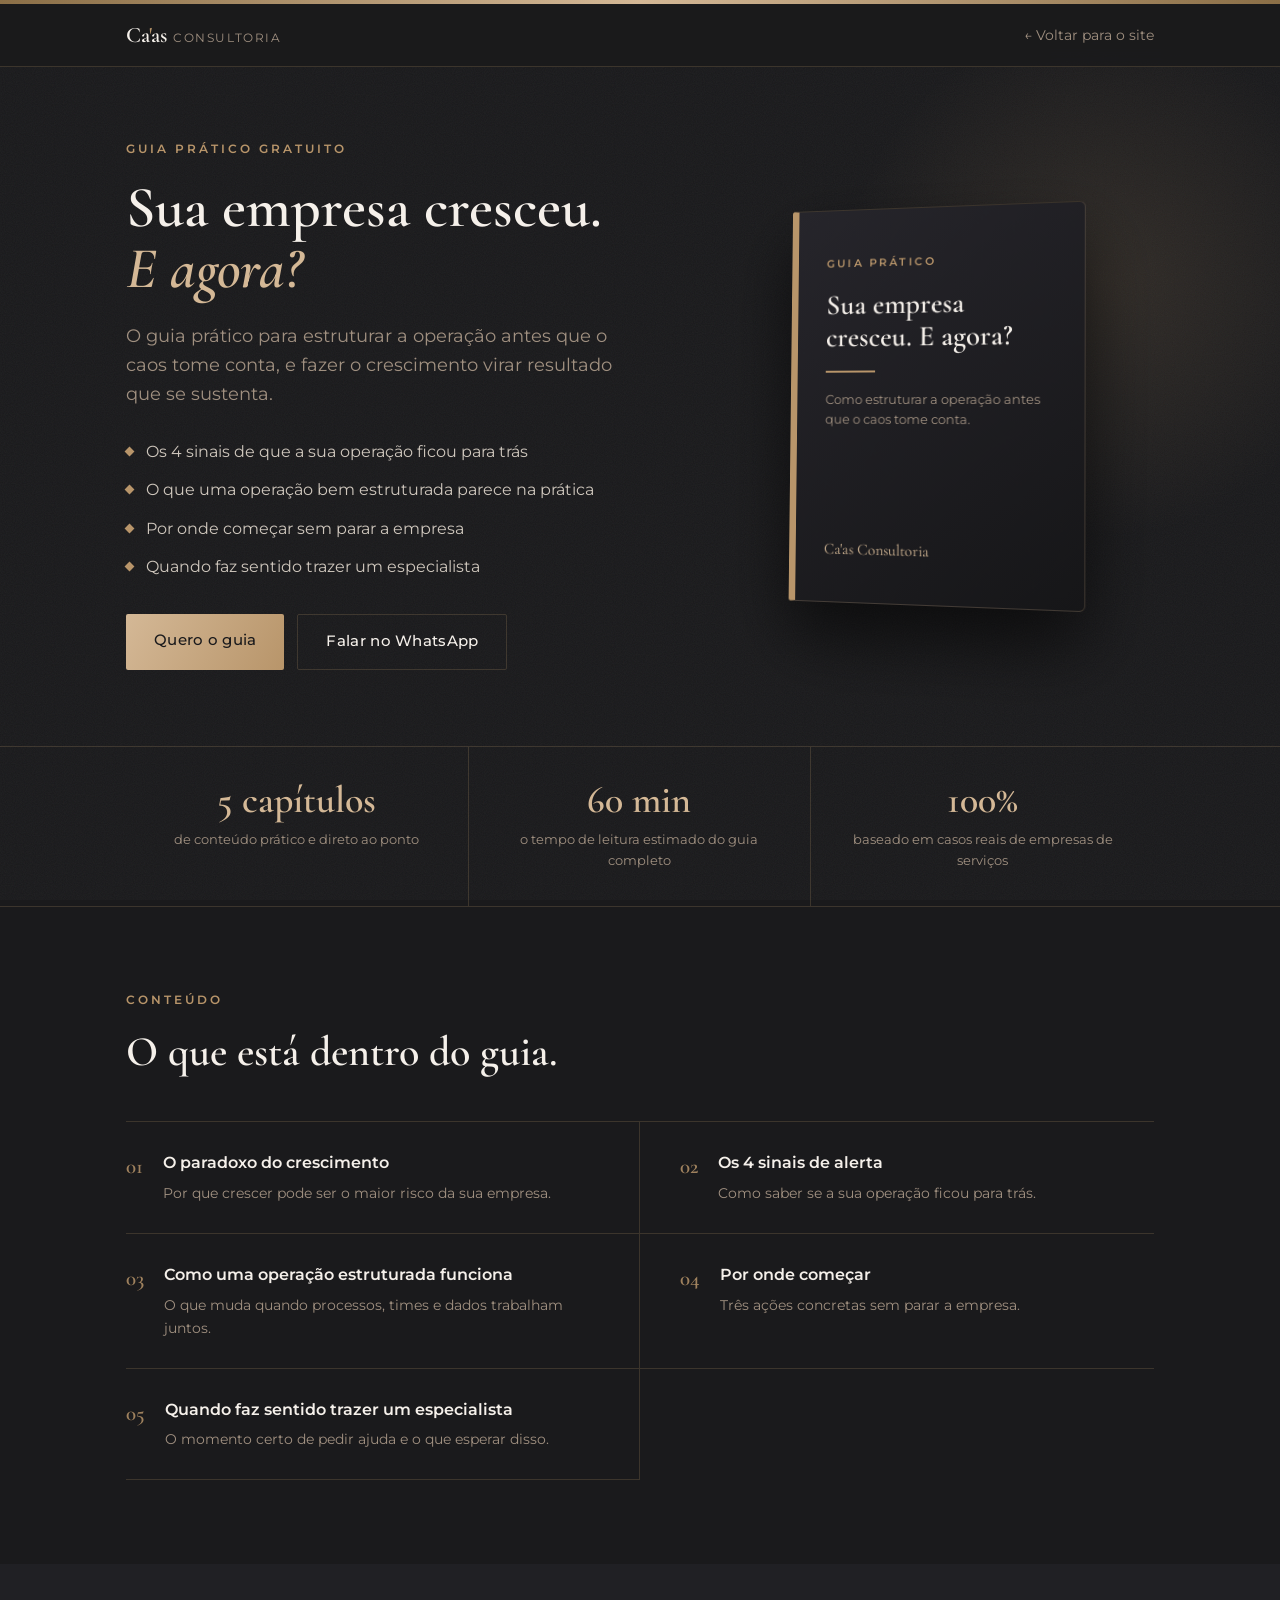
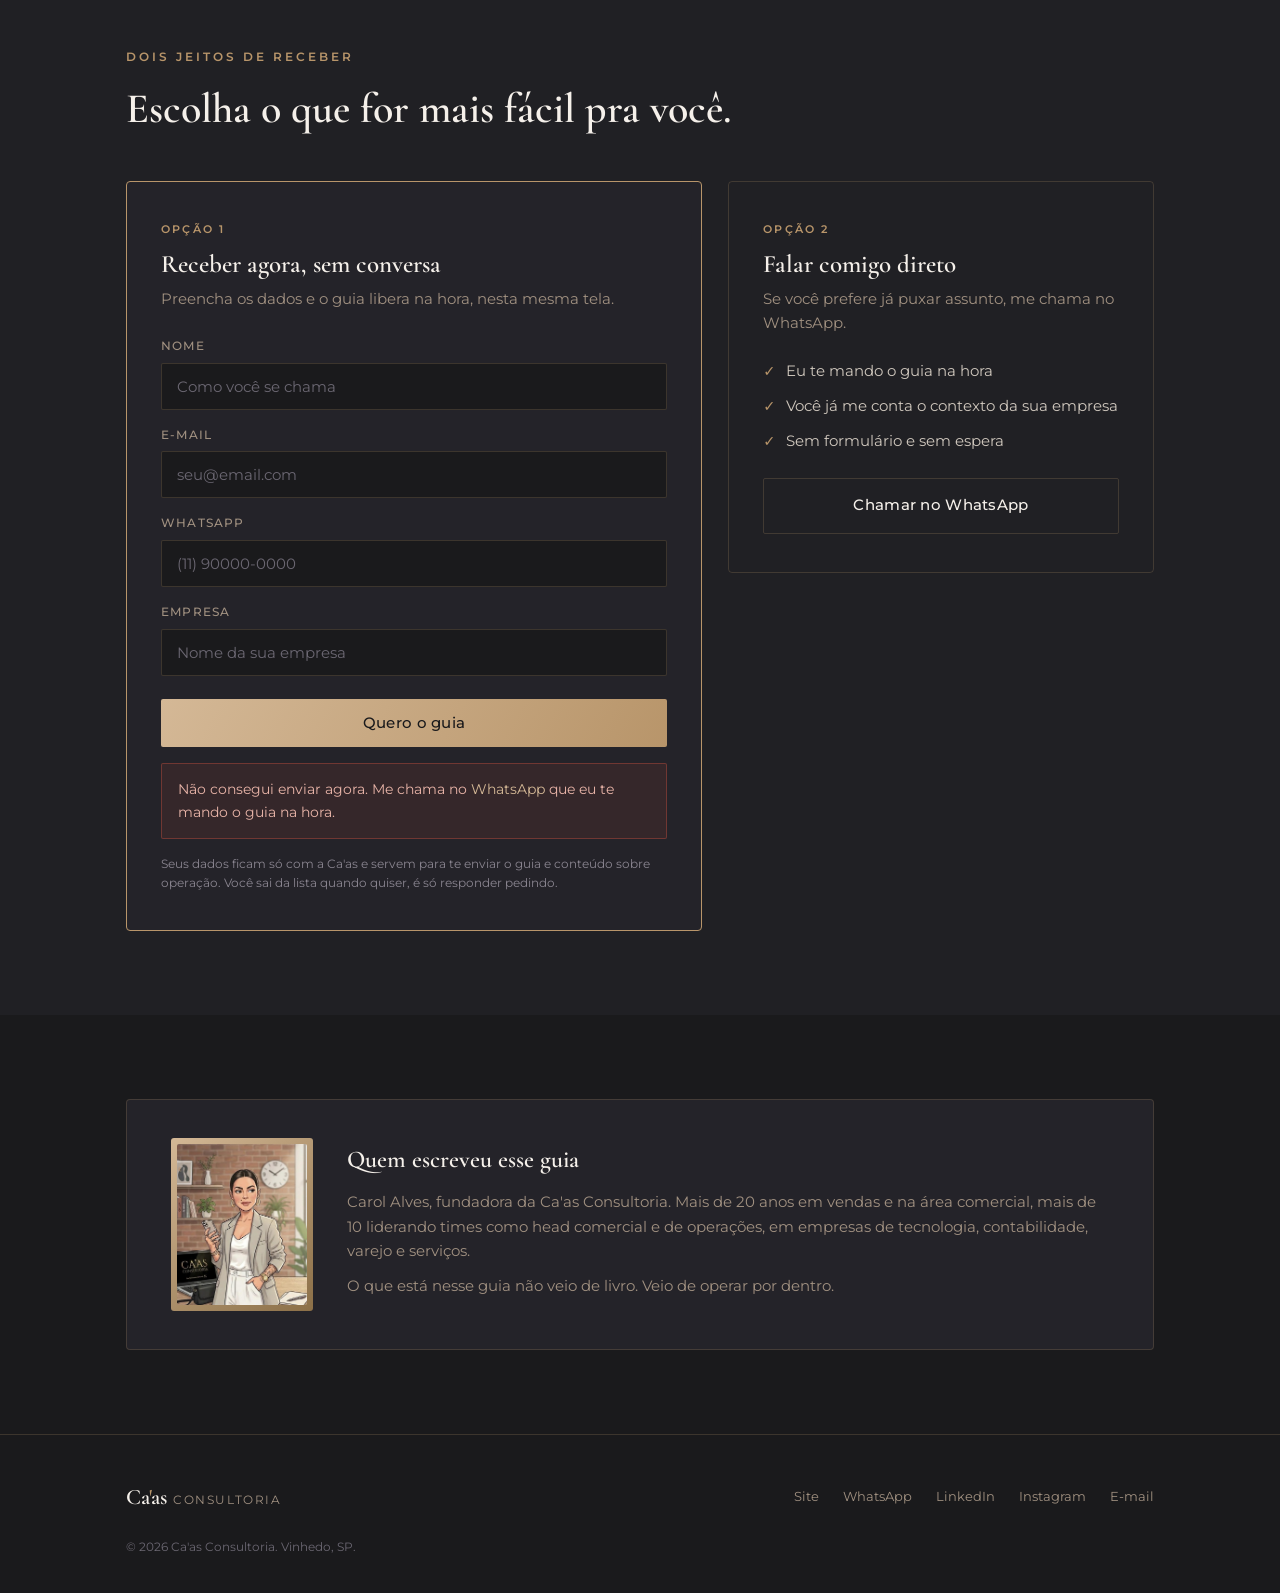
<file: guia.html>
<!DOCTYPE html>
<html lang="pt-BR">
<head>
<meta charset="UTF-8">
<meta name="viewport" content="width=device-width, initial-scale=1.0">
<title>Guia pr&aacute;tico para empresas | Ca&#39;as Consultoria</title>
<meta name="description" content="Sua empresa cresceu. E agora? Baixe o guia gratuito e veja como estruturar a opera&ccedil;&atilde;o antes que o caos tome conta.">
<link rel="preconnect" href="https://fonts.googleapis.com">
<link rel="preconnect" href="https://fonts.gstatic.com" crossorigin>
<link href="https://fonts.googleapis.com/css2?family=Cormorant+Garamond:wght@500;600;700&family=Montserrat:wght@300;400;500;600&display=swap" rel="stylesheet">
<style>

:root{
  --bg:#1A1A1C; --bg2:#202024; --panel:#242329;
  --gold:#B8956A; --gold-l:#D4B896; --gold-d:#8B6F47;
  --off:#F5F0EA; --muted:#A09080; --line:rgba(184,149,106,.22);
  --serif:'Cormorant Garamond',Georgia,serif;
  --sans:'Montserrat',system-ui,sans-serif;
}
*{box-sizing:border-box;margin:0;padding:0}
html{scroll-behavior:smooth}
body{background:var(--bg); color:var(--off); font-family:var(--sans); line-height:1.65;
  -webkit-font-smoothing:antialiased; overflow-x:hidden}
body::before{content:""; position:fixed; inset:0; z-index:1; pointer-events:none; opacity:.05;
  background-image:url("data:image/svg+xml,%3Csvg xmlns='http://www.w3.org/2000/svg' width='140' height='140'%3E%3Cfilter id='n'%3E%3CfeTurbulence type='fractalNoise' baseFrequency='.9' numOctaves='3'/%3E%3C/filter%3E%3Crect width='100%25' height='100%25' filter='url(%23n)'/%3E%3C/svg%3E")}
.wrap{max-width:1080px; margin:0 auto; padding:0 26px; position:relative; z-index:2}
a{color:inherit; text-decoration:none}
.serif{font-family:var(--serif)}
.goldbar{position:fixed; top:0; left:0; right:0; height:4px; z-index:60;
  background:linear-gradient(90deg,var(--gold-d),var(--gold-l),var(--gold-d))}
header{position:fixed; top:4px; left:0; right:0; z-index:50; background:rgba(26,26,28,.85);
  backdrop-filter:blur(10px); border-bottom:1px solid var(--line)}
.nav{display:flex; align-items:center; justify-content:space-between; height:62px}
.brand{font-family:var(--serif); font-size:22px; font-weight:600; color:var(--off)}
.brand i{font-style:normal; color:var(--gold)}
.brand small{color:var(--muted); font-weight:400; font-size:11.5px; letter-spacing:.14em;
  text-transform:uppercase; font-family:var(--sans); margin-left:6px}
.nav a.back{font-size:13.5px; color:var(--muted)}
.nav a.back:hover{color:var(--gold-l)}
.btn{display:inline-block; font-weight:500; letter-spacing:.02em; cursor:pointer;
  border:none; transition:.25s; text-align:center; font-family:var(--sans)}
.btn-gold{background:linear-gradient(120deg,var(--gold-l),var(--gold)); color:#1A1A1C;
  padding:15px 28px; border-radius:2px; font-size:14.5px}
.btn-gold:hover{filter:brightness(1.08)}
.btn-ghost{border:1px solid var(--line); color:var(--off); padding:15px 28px;
  border-radius:2px; font-size:14.5px; background:transparent}
.btn-ghost:hover{border-color:var(--gold); color:var(--gold-l)}
.eyebrow{font-size:11.5px; letter-spacing:.26em; text-transform:uppercase; color:var(--gold);
  font-weight:600; margin-bottom:18px; display:block}
.sec{padding:84px 0; position:relative}
.sec-tint{background:var(--bg2)}
.h2{font-family:var(--serif); font-weight:600; font-size:clamp(28px,4vw,42px);
  line-height:1.14; color:var(--off)}

/* HERO */
.hero{padding:140px 0 76px; position:relative; overflow:hidden}
.hero-glow{position:absolute; right:-8%; top:0; width:560px; height:560px; z-index:0;
  background:radial-gradient(circle,rgba(184,149,106,.15),transparent 65%)}
.hero-grid{display:grid; grid-template-columns:1.1fr .9fr; gap:48px; align-items:center;
  position:relative; z-index:2}
.hero h1{font-family:var(--serif); font-weight:600; font-size:clamp(34px,5.4vw,58px);
  line-height:1.06; color:var(--off)}
.hero h1 em{font-style:italic; color:var(--gold-l)}
.hero .sub{color:var(--muted); font-size:17.5px; margin-top:22px; max-width:520px}
.bullets{list-style:none; display:grid; gap:13px; margin-top:30px}
.bullets li{display:flex; gap:13px; color:#cfc7bd; font-size:15.5px}
.bullets li::before{content:""; flex:0 0 7px; width:7px; height:7px; margin-top:9px;
  background:var(--gold); transform:rotate(45deg)}
.hero-cta{display:flex; gap:13px; margin-top:34px; flex-wrap:wrap}

/* book */
.book{position:relative; justify-self:center; perspective:1000px}
.book-cover{width:300px; max-width:100%; aspect-ratio:3/4; border-radius:3px 6px 6px 3px;
  background:linear-gradient(145deg,#26252b,#161618);
  border:1px solid var(--line); border-left:7px solid var(--gold);
  box-shadow:0 34px 70px rgba(0,0,0,.6); padding:40px 30px;
  display:flex; flex-direction:column; justify-content:space-between;
  transform:rotateY(-11deg) rotateX(2deg)}
.book-cover .tag{font-size:10.5px; letter-spacing:.24em; text-transform:uppercase;
  color:var(--gold); font-weight:600}
.book-cover h3{font-family:var(--serif); font-size:29px; font-weight:600; line-height:1.14;
  color:var(--off); margin-top:14px}
.book-cover .line{width:52px; height:2px; background:var(--gold); margin:18px 0}
.book-cover p{color:var(--muted); font-size:13px; line-height:1.5}
.book-cover .foot{font-family:var(--serif); font-size:16px; color:var(--gold-l)}

/* stats */
.stats{border-top:1px solid var(--line); border-bottom:1px solid var(--line)}
.stats-grid{display:grid; grid-template-columns:repeat(3,1fr)}
.stat{padding:34px 24px; text-align:center; border-right:1px solid var(--line)}
.stat:last-child{border-right:none}
.stat .big{font-family:var(--serif); font-size:clamp(28px,3.4vw,38px); color:var(--gold-l);
  font-weight:600; line-height:1}
.stat .lab{color:var(--muted); font-size:13px; margin-top:10px}

/* chapters */
.chaps{display:grid; grid-template-columns:1fr 1fr; gap:0; margin-top:46px;
  border-top:1px solid var(--line)}
.chap{padding:28px 30px 28px 0; border-bottom:1px solid var(--line); display:flex; gap:20px}
.chap:nth-child(odd){padding-right:40px; border-right:1px solid var(--line); padding-left:0}
.chap:nth-child(even){padding-left:40px}
.chap .n{font-family:var(--serif); font-size:21px; color:var(--gold); font-weight:600; opacity:.85}
.chap h4{font-size:15.5px; font-weight:600; color:var(--off); margin-bottom:6px}
.chap p{color:var(--muted); font-size:14px}

/* two paths */
.paths{display:grid; grid-template-columns:1.15fr .85fr; gap:26px; margin-top:48px; align-items:start}
.path{background:var(--panel); border:1px solid var(--line); border-radius:4px; padding:38px 34px}
.path.main{border-color:var(--gold)}
.path .tag{font-size:11px; letter-spacing:.2em; text-transform:uppercase; color:var(--gold);
  font-weight:600; display:block; margin-bottom:12px}
.path h3{font-family:var(--serif); font-size:25px; font-weight:600; color:var(--off);
  margin-bottom:8px; line-height:1.18}
.path .desc{color:var(--muted); font-size:14.5px; margin-bottom:24px}
.field{margin-bottom:15px}
.field label{display:block; font-size:12px; letter-spacing:.1em; text-transform:uppercase;
  color:var(--muted); margin-bottom:7px; font-weight:500}
.field input{width:100%; background:var(--bg); border:1px solid var(--line); border-radius:2px;
  padding:13px 15px; color:var(--off); font-family:var(--sans); font-size:15px; transition:.2s}
.field input:focus{outline:none; border-color:var(--gold); box-shadow:0 0 0 3px rgba(184,149,106,.14)}
.field input::placeholder{color:#6b6772}
form .btn-gold{width:100%; margin-top:8px}
.lgpd{color:#8a8590; font-size:12px; line-height:1.55; margin-top:16px}
.lgpd a{color:var(--gold-l); border-bottom:1px solid var(--line)}
.msg{display:none; margin-top:16px; padding:14px 16px; border-radius:2px; font-size:14px}
.msg.err{display:block; background:rgba(200,80,60,.10); border:1px solid rgba(200,80,60,.4); color:#e8b4a8}
.path.alt{background:transparent}
.path.alt ul{list-style:none; display:grid; gap:11px; margin:0 0 24px}
.path.alt li{display:flex; gap:11px; color:#cfc7bd; font-size:14.5px}
.path.alt li::before{content:"\2713"; color:var(--gold); font-weight:600}
.path.alt .btn{width:100%}

/* success */
#sucesso{display:none}
.success-panel{background:linear-gradient(150deg,rgba(184,149,106,.11),rgba(184,149,106,.02));
  border:1px solid var(--gold); border-radius:4px; padding:52px clamp(28px,5vw,56px); text-align:center}
.success-panel h3{font-family:var(--serif); font-size:clamp(26px,3.6vw,38px); font-weight:600;
  color:var(--off); line-height:1.14}
.success-panel .p1{color:#d7cfc4; font-size:17px; margin:18px auto 32px; max-width:540px}
.success-panel .divider{width:60px; height:1px; background:var(--line); margin:36px auto}
.success-panel h4{font-family:var(--serif); font-size:23px; font-weight:600; color:var(--off);
  margin-bottom:12px}
.success-panel .p2{color:var(--muted); font-size:15.5px; max-width:520px; margin:0 auto 26px}
.success-panel .soft{display:block; margin-top:18px; color:var(--muted); font-size:13.5px}

/* autora */
.autora{display:grid; grid-template-columns:auto 1fr; gap:34px; align-items:center;
  background:var(--panel); border:1px solid var(--line); border-radius:4px;
  padding:38px clamp(26px,4vw,44px)}
.autora .frame{padding:6px; background:linear-gradient(140deg,var(--gold-l),var(--gold-d));
  border-radius:3px}
.autora img{display:block; width:130px; border-radius:2px}
.autora h4{font-family:var(--serif); font-size:24px; font-weight:600; color:var(--off); margin-bottom:10px}
.autora p{color:var(--muted); font-size:15px; margin-bottom:10px}

footer{border-top:1px solid var(--line); padding:44px 0 36px}
.foot{display:flex; align-items:center; justify-content:space-between; gap:22px; flex-wrap:wrap}
.footlinks{display:flex; gap:24px; flex-wrap:wrap}
.footlinks a{color:var(--muted); font-size:13px}
.footlinks a:hover{color:var(--gold-l)}
.foot-legal{margin-top:22px; color:#6b6772; font-size:12px}

@media(max-width:860px){
  .hero-grid,.stats-grid,.chaps,.paths,.autora{grid-template-columns:1fr}
  .book{order:-1}
  .book-cover{transform:none; width:250px}
  .stat{border-right:none; border-bottom:1px solid var(--line)}
  .stat:last-child{border-bottom:none}
  .chap:nth-child(odd){padding-right:0; border-right:none}
  .chap:nth-child(even){padding-left:0}
  .chap{padding:22px 0}
  .hero{padding:112px 0 60px}
  .sec{padding:64px 0}
  .autora{text-align:center; justify-items:center}
}

</style>
</head>
<body>

<div class="goldbar"></div>

<header>
  <div class="wrap nav">
    <a href="https://carolalves8520-afk.github.io/Ca-asLP/" class="brand">Ca<i>&#39;</i>as<small>Consultoria</small></a>
    <a href="https://carolalves8520-afk.github.io/Ca-asLP/" class="back">&#8592; Voltar para o site</a>
  </div>
</header>

<main>

<section class="hero">
  <div class="hero-glow"></div>
  <div class="wrap hero-grid">
    <div>
      <span class="eyebrow">Guia pr&aacute;tico gratuito</span>
      <h1>Sua empresa cresceu.<br><em>E agora?</em></h1>
      <p class="sub">O guia pr&aacute;tico para estruturar a opera&ccedil;&atilde;o antes que o caos tome conta, e fazer o crescimento virar resultado que se sustenta.</p>
      <ul class="bullets">
        <li>Os 4 sinais de que a sua opera&ccedil;&atilde;o ficou para tr&aacute;s</li>
        <li>O que uma opera&ccedil;&atilde;o bem estruturada parece na pr&aacute;tica</li>
        <li>Por onde come&ccedil;ar sem parar a empresa</li>
        <li>Quando faz sentido trazer um especialista</li>
      </ul>
      <div class="hero-cta">
        <a class="btn btn-gold" href="#quero">Quero o guia</a>
        <a class="btn btn-ghost" href="https://wa.me/5511971699576?text=Oi%20Carol%2C%20quero%20receber%20o%20guia%20pr%C3%A1tico%20para%20empresas." target="_blank" rel="noopener">Falar no WhatsApp</a>
      </div>
    </div>
    <div class="book">
      <div class="book-cover">
        <div>
          <span class="tag">Guia pr&aacute;tico</span>
          <h3>Sua empresa cresceu. E agora?</h3>
          <div class="line"></div>
          <p>Como estruturar a opera&ccedil;&atilde;o antes que o caos tome conta.</p>
        </div>
        <div class="foot">Ca&#39;as Consultoria</div>
      </div>
    </div>
  </div>
</section>

<section class="stats">
  <div class="wrap stats-grid">
    <div class="stat"><div class="big serif">5 cap&iacute;tulos</div><div class="lab">de conte&uacute;do pr&aacute;tico e direto ao ponto</div></div>
    <div class="stat"><div class="big serif">60 min</div><div class="lab">o tempo de leitura estimado do guia completo</div></div>
    <div class="stat"><div class="big serif">100%</div><div class="lab">baseado em casos reais de empresas de servi&ccedil;os</div></div>
  </div>
</section>

<section class="sec">
  <div class="wrap">
    <span class="eyebrow">Conte&uacute;do</span>
    <h2 class="h2">O que est&aacute; dentro do guia.</h2>
    <div class="chaps">
      <div class="chap"><div class="n serif">01</div><div><h4>O paradoxo do crescimento</h4>
        <p>Por que crescer pode ser o maior risco da sua empresa.</p></div></div>
      <div class="chap"><div class="n serif">02</div><div><h4>Os 4 sinais de alerta</h4>
        <p>Como saber se a sua opera&ccedil;&atilde;o ficou para tr&aacute;s.</p></div></div>
      <div class="chap"><div class="n serif">03</div><div><h4>Como uma opera&ccedil;&atilde;o estruturada funciona</h4>
        <p>O que muda quando processos, times e dados trabalham juntos.</p></div></div>
      <div class="chap"><div class="n serif">04</div><div><h4>Por onde come&ccedil;ar</h4>
        <p>Tr&ecirc;s a&ccedil;&otilde;es concretas sem parar a empresa.</p></div></div>
      <div class="chap" style="border-right:1px solid var(--line);"><div class="n serif">05</div><div><h4>Quando faz sentido trazer um especialista</h4>
        <p>O momento certo de pedir ajuda e o que esperar disso.</p></div></div>
      <div class="chap" style="border-bottom:none;"></div>
    </div>
  </div>
</section>

<section class="sec sec-tint" id="quero">
  <div class="wrap">

    <div id="formulario">
      <span class="eyebrow">Dois jeitos de receber</span>
      <h2 class="h2">Escolha o que for mais f&aacute;cil pra voc&ecirc;.</h2>
      <div class="paths">

        <div class="path main">
          <span class="tag">Op&ccedil;&atilde;o 1</span>
          <h3>Receber agora, sem conversa</h3>
          <p class="desc">Preencha os dados e o guia libera na hora, nesta mesma tela.</p>
          <form id="guiaForm" novalidate>
            <div class="field">
              <label for="nome">Nome</label>
              <input type="text" id="nome" name="nome" placeholder="Como voc&ecirc; se chama" required>
            </div>
            <div class="field">
              <label for="email">E-mail</label>
              <input type="email" id="email" name="email" placeholder="seu@email.com" required>
            </div>
            <div class="field">
              <label for="whatsapp">WhatsApp</label>
              <input type="tel" id="whatsapp" name="whatsapp" placeholder="(11) 90000-0000" required>
            </div>
            <div class="field">
              <label for="empresa">Empresa</label>
              <input type="text" id="empresa" name="empresa" placeholder="Nome da sua empresa">
            </div>
            <button type="submit" class="btn btn-gold" id="btnEnviar">Quero o guia</button>
            <div class="msg err" id="erroMsg">
              N&atilde;o consegui enviar agora. Me chama no
              <a href="https://wa.me/5511971699576?text=Oi%20Carol%2C%20quero%20receber%20o%20guia%20pr%C3%A1tico%20para%20empresas." target="_blank" rel="noopener" style="color:var(--gold-l)">WhatsApp</a>
              que eu te mando o guia na hora.
            </div>
            <p class="lgpd">Seus dados ficam s&oacute; com a Ca&#39;as e servem para te enviar o guia e conte&uacute;do sobre opera&ccedil;&atilde;o. Voc&ecirc; sai da lista quando quiser, &eacute; s&oacute; responder pedindo.</p>
          </form>
        </div>

        <div class="path alt">
          <span class="tag">Op&ccedil;&atilde;o 2</span>
          <h3>Falar comigo direto</h3>
          <p class="desc">Se voc&ecirc; prefere j&aacute; puxar assunto, me chama no WhatsApp.</p>
          <ul>
            <li>Eu te mando o guia na hora</li>
            <li>Voc&ecirc; j&aacute; me conta o contexto da sua empresa</li>
            <li>Sem formul&aacute;rio e sem espera</li>
          </ul>
          <a class="btn btn-ghost" href="https://wa.me/5511971699576?text=Oi%20Carol%2C%20quero%20receber%20o%20guia%20pr%C3%A1tico%20para%20empresas." target="_blank" rel="noopener">Chamar no WhatsApp</a>
        </div>

      </div>
    </div>

    <div id="sucesso">
      <div class="success-panel">
        <span class="eyebrow" style="text-align:center">Pronto</span>
        <h3>Seu guia est&aacute; liberado.</h3>
        <p class="p1">&Eacute; s&oacute; clicar no bot&atilde;o abaixo para abrir. Guarda o arquivo, ele foi feito para voc&ecirc; consultar quando precisar.</p>
        <a class="btn btn-gold" href="guia-operacional.pdf" target="_blank" rel="noopener" download>Abrir o guia</a>
        <div class="divider"></div>
        <h4>E se voc&ecirc; j&aacute; sabe onde d&oacute;i?</h4>
        <p class="p2">O guia mostra o caminho geral. Se voc&ecirc; quer um olhar de fora na sua opera&ccedil;&atilde;o, com o gargalo mapeado e a ordem de prioridade, esse trabalho tem nome: diagn&oacute;stico.</p>
        <a class="btn btn-ghost" href="https://wa.me/5511971699576?text=Oi%20Carol%2C%20li%20o%20guia%20e%20quero%20saber%20sobre%20o%20diagn%C3%B3stico." target="_blank" rel="noopener">Quero saber do diagn&oacute;stico</a>
        <span class="soft">Sem pressa. Leia o guia primeiro, eu fico por aqui.</span>
      </div>
    </div>

  </div>
</section>

<section class="sec">
  <div class="wrap">
    <div class="autora">
      <div class="frame"><img src="[data-uri]" alt="Carol Alves"></div>
      <div>
        <h4>Quem escreveu esse guia</h4>
        <p>Carol Alves, fundadora da Ca&#39;as Consultoria. Mais de 20 anos em vendas e na &aacute;rea comercial, mais de 10 liderando times como head comercial e de opera&ccedil;&otilde;es, em empresas de tecnologia, contabilidade, varejo e servi&ccedil;os.</p>
        <p>O que est&aacute; nesse guia n&atilde;o veio de livro. Veio de operar por dentro.</p>
      </div>
    </div>
  </div>
</section>

</main>

<footer>
  <div class="wrap">
    <div class="foot">
      <a href="https://carolalves8520-afk.github.io/Ca-asLP/" class="brand">Ca<i>&#39;</i>as<small>Consultoria</small></a>
      <div class="footlinks">
        <a href="https://carolalves8520-afk.github.io/Ca-asLP/">Site</a>
        <a href="https://wa.me/5511971699576?text=Oi%20Carol%2C%20quero%20receber%20o%20guia%20pr%C3%A1tico%20para%20empresas." target="_blank" rel="noopener">WhatsApp</a>
        <a href="https://www.linkedin.com/in/carolalves-79a48b86" target="_blank" rel="noopener">LinkedIn</a>
        <a href="https://instagram.com/carolalves28" target="_blank" rel="noopener">Instagram</a>
        <a href="mailto:caasconsultoriahoaas@gmail.com">E-mail</a>
      </div>
    </div>
    <div class="foot-legal">&copy; 2026 Ca&#39;as Consultoria. Vinhedo, SP.</div>
  </div>
</footer>

<script>
(function(){
  var form = document.getElementById('guiaForm');
  var btn = document.getElementById('btnEnviar');
  var erro = document.getElementById('erroMsg');
  var ENDPOINT = "https://formspree.io/f/xgogbjoz";
  var fallbackHTML = erro.innerHTML;

  form.addEventListener('submit', function(e){
    e.preventDefault();
    erro.classList.remove('err');

    if(!form.nome.value.trim() || !form.email.value.trim() || !form.whatsapp.value.trim()){
      erro.textContent = 'Preencha nome, e-mail e WhatsApp para eu conseguir te mandar o guia.';
      erro.classList.add('err');
      return;
    }

    btn.disabled = true;
    btn.textContent = 'Enviando...';

    fetch(ENDPOINT, {
      method: 'POST',
      headers: { 'Accept': 'application/json' },
      body: new FormData(form)
    })
    .then(function(r){
      if(!r.ok) throw new Error('falha');
      document.getElementById('formulario').style.display = 'none';
      var s = document.getElementById('sucesso');
      s.style.display = 'block';
      s.scrollIntoView({ behavior: 'smooth', block: 'center' });
    })
    .catch(function(){
      btn.disabled = false;
      btn.textContent = 'Quero o guia';
      erro.innerHTML = fallbackHTML;
      erro.classList.add('err');
    });
  });
})();
</script>

</body>
</html>
</file>
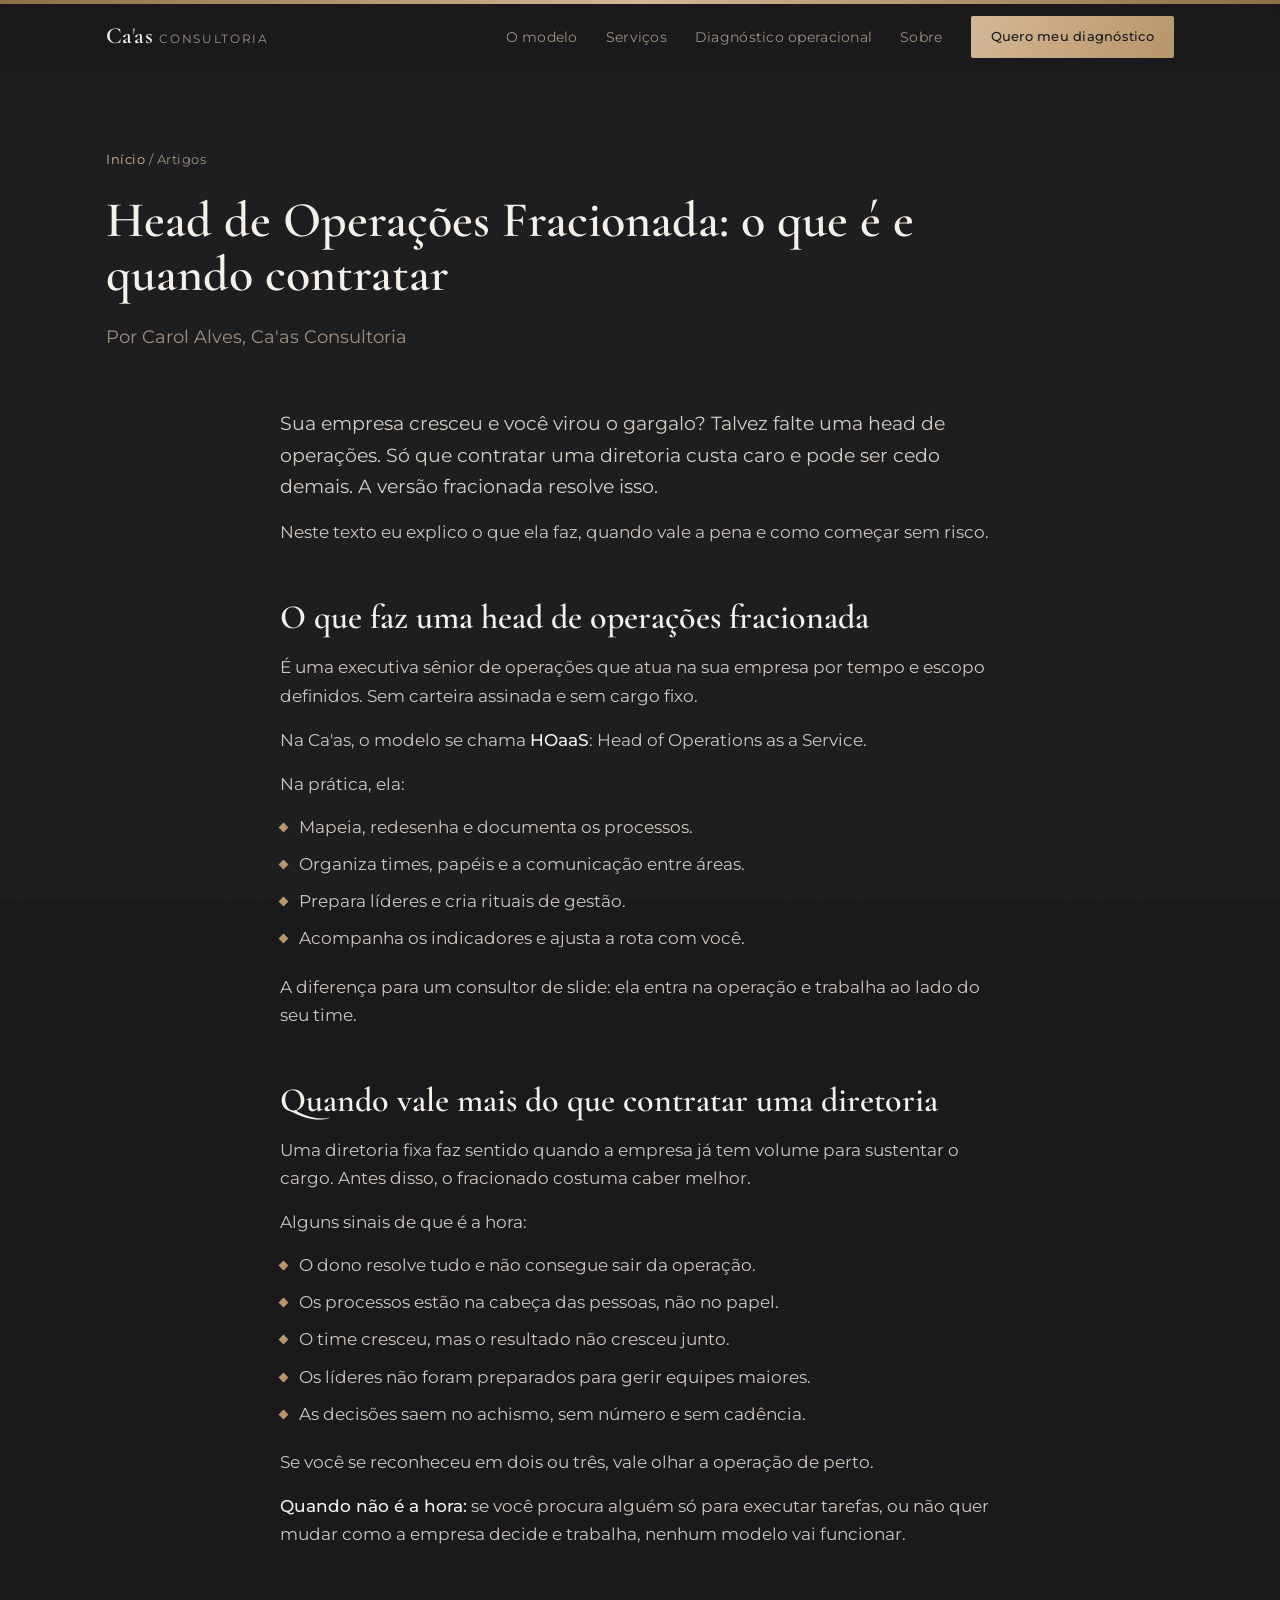
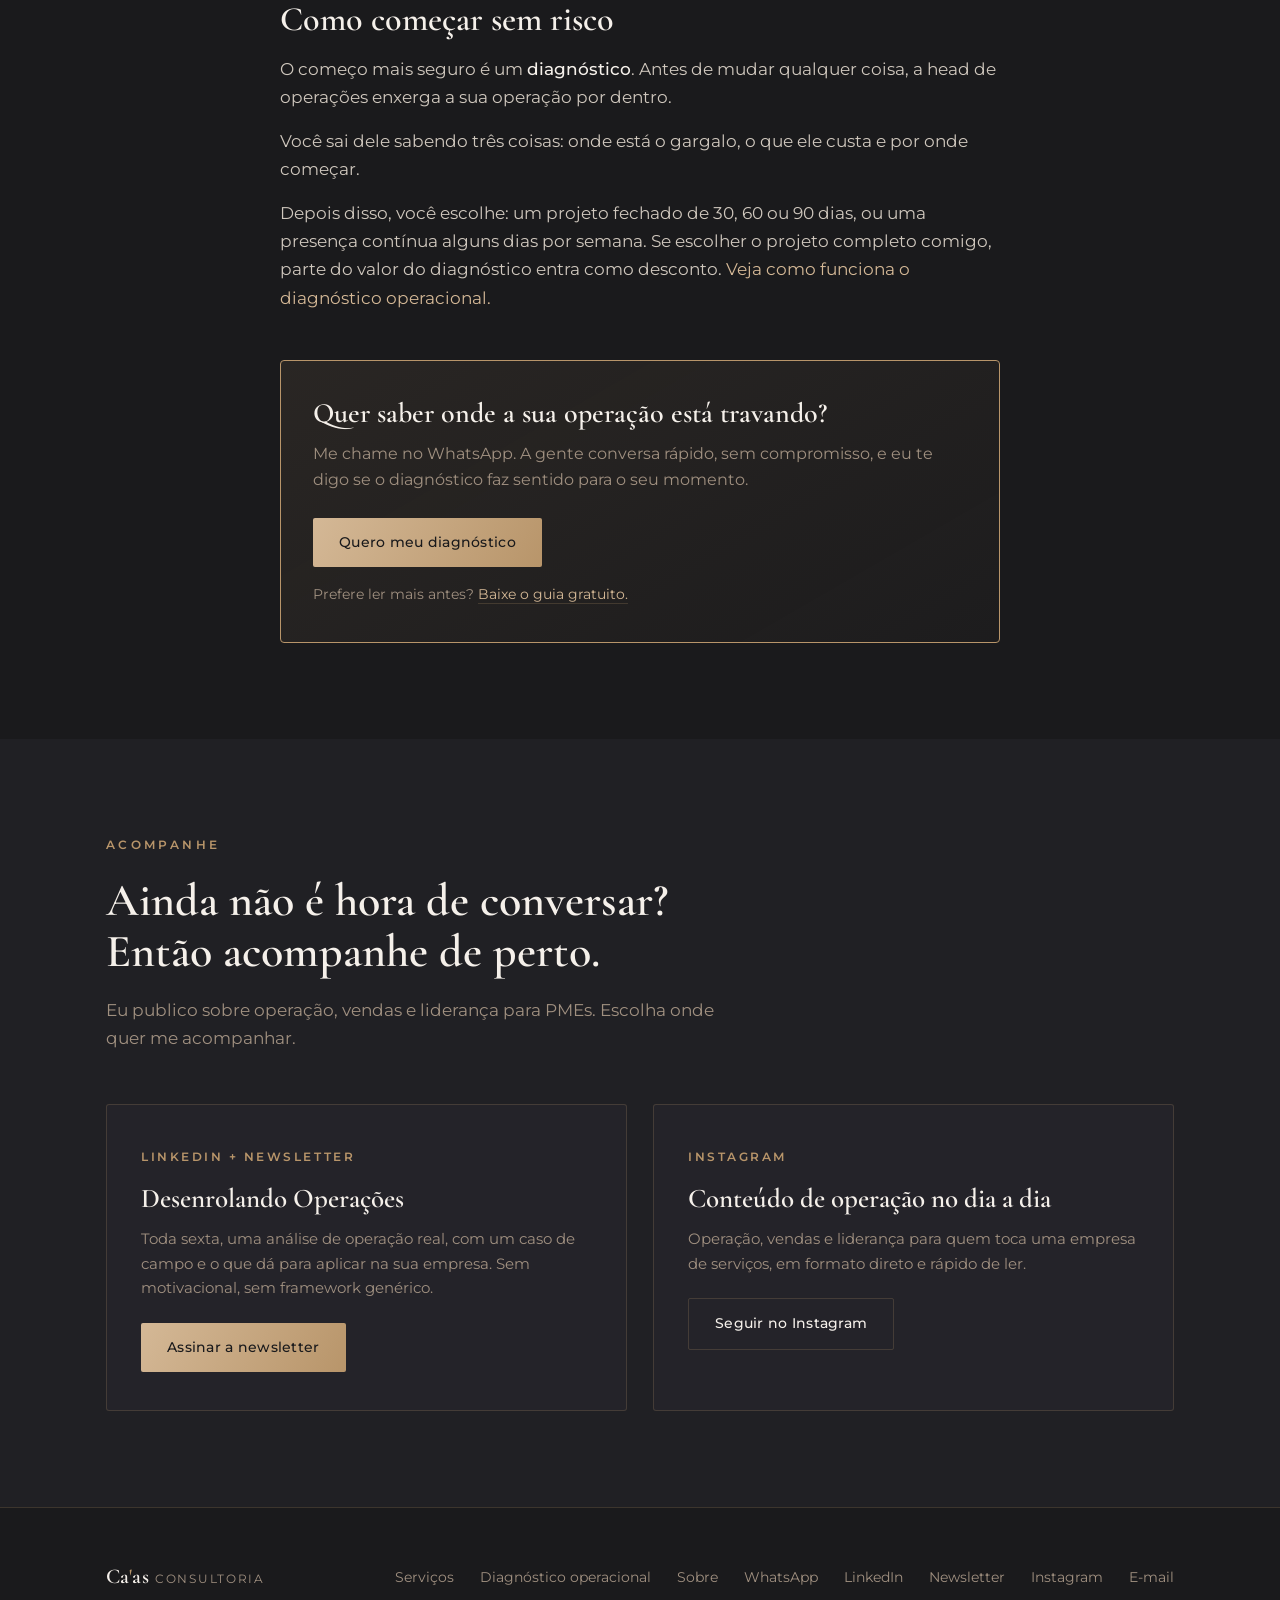
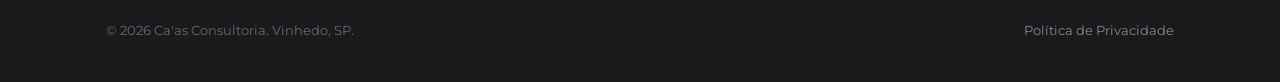
<file: head-de-operacoes-fracionada.html>
<!DOCTYPE html>
<html lang="pt-BR">
<head>
<meta charset="UTF-8">
<meta name="viewport" content="width=device-width, initial-scale=1.0">
<title>Head de Operações Fracionada: o que é e quando contratar</title>
<meta name="description" content="Entenda o que faz uma head de operações fracionada (HOaaS), quando ela vale mais do que contratar uma diretoria e como começar pelo diagnóstico.">
<meta property="og:title" content="Head de Operações Fracionada: o que é e quando contratar">
<meta property="og:description" content="Entenda o que faz uma head de operações fracionada (HOaaS), quando ela vale mais do que contratar uma diretoria e como começar pelo diagnóstico.">
<meta property="og:type" content="website">
<meta property="og:locale" content="pt_BR">
<meta name="theme-color" content="#1A1A1C">
<script>document.documentElement.className+=' js'</script>
<link rel="preconnect" href="https://fonts.googleapis.com">
<link rel="preconnect" href="https://fonts.gstatic.com" crossorigin>
<link href="https://fonts.googleapis.com/css2?family=Cormorant+Garamond:ital,wght@0,500;0,600;0,700;1,500;1,600&family=Montserrat:wght@300;400;500;600&display=swap" rel="stylesheet">
<link rel="stylesheet" href="styles.css">
</head>
<body>
<a class="skip" href="#conteudo">Pular para o conteúdo</a>
<div class="goldbar"></div>

<header id="hdr">
  <div class="wrap nav">
    <a href="index.html" class="brand">Ca<i>'</i>as<small>Consultoria</small></a>
    <nav class="navlinks" id="menu" aria-label="Principal">
      <a href="index.html#modelo">O modelo</a>
      <a href="servicos.html">Serviços</a>
      <a href="diagnostico-operacional.html">Diagnóstico operacional</a>
      <a href="sobre.html">Sobre</a>
      <a class="btn btn-gold" href="https://wa.me/5511971699576?text=Oi%20Carol%2C%20quero%20saber%20sobre%20o%20diagn%C3%B3stico%20para%20a%20minha%20empresa." target="_blank" rel="noopener">Quero meu diagnóstico</a>
    </nav>
    <button class="menu-toggle" id="menubtn" aria-label="Abrir menu" aria-expanded="false" aria-controls="menu">&#9776;</button>
  </div>
</header>

<main id="conteudo">

<section class="page-hero" style="padding-bottom:36px">
  <div class="wrap">
    <p class="crumbs"><a href="index.html">Início</a> / Artigos</p>
    <h1 style="font-size:clamp(32px,4.6vw,50px)">Head de Operações Fracionada: o que é e quando contratar</h1>
    <p class="lead">Por Carol Alves, Ca'as Consultoria</p>
  </div>
</section>

<section class="sec" style="padding-top:20px">
  <div class="wrap">
    <div class="article">
      <p class="intro">Sua empresa cresceu e você virou o gargalo? Talvez falte uma head de operações. Só que contratar uma diretoria custa caro e pode ser cedo demais. A versão fracionada resolve isso.</p>
      <p>Neste texto eu explico o que ela faz, quando vale a pena e como começar sem risco.</p>

      <h2>O que faz uma head de operações fracionada</h2>
      <p>É uma executiva sênior de operações que atua na sua empresa por tempo e escopo definidos. Sem carteira assinada e sem cargo fixo.</p>
      <p>Na Ca'as, o modelo se chama <b>HOaaS</b>: Head of Operations as a Service.</p>
      <p>Na prática, ela:</p>
      <ul>
        <li>Mapeia, redesenha e documenta os processos.</li>
        <li>Organiza times, papéis e a comunicação entre áreas.</li>
        <li>Prepara líderes e cria rituais de gestão.</li>
        <li>Acompanha os indicadores e ajusta a rota com você.</li>
      </ul>
      <p>A diferença para um consultor de slide: ela entra na operação e trabalha ao lado do seu time.</p>

      <h2>Quando vale mais do que contratar uma diretoria</h2>
      <p>Uma diretoria fixa faz sentido quando a empresa já tem volume para sustentar o cargo. Antes disso, o fracionado costuma caber melhor.</p>
      <p>Alguns sinais de que é a hora:</p>
      <ul>
        <li>O dono resolve tudo e não consegue sair da operação.</li>
        <li>Os processos estão na cabeça das pessoas, não no papel.</li>
        <li>O time cresceu, mas o resultado não cresceu junto.</li>
        <li>Os líderes não foram preparados para gerir equipes maiores.</li>
        <li>As decisões saem no achismo, sem número e sem cadência.</li>
      </ul>
      <p>Se você se reconheceu em dois ou três, vale olhar a operação de perto.</p>
      <p><b>Quando não é a hora:</b> se você procura alguém só para executar tarefas, ou não quer mudar como a empresa decide e trabalha, nenhum modelo vai funcionar.</p>

      <h2>Como começar sem risco</h2>
      <p>O começo mais seguro é um <b>diagnóstico</b>. Antes de mudar qualquer coisa, a head de operações enxerga a sua operação por dentro.</p>
      <p>Você sai dele sabendo três coisas: onde está o gargalo, o que ele custa e por onde começar.</p>
      <p>Depois disso, você escolhe: um projeto fechado de 30, 60 ou 90 dias, ou uma presença contínua alguns dias por semana. Se escolher o projeto completo comigo, parte do valor do diagnóstico entra como desconto. <a href="diagnostico-operacional.html" style="color:var(--gold-l)">Veja como funciona o diagnóstico operacional.</a></p>

      <div class="cta-box">
        <h3>Quer saber onde a sua operação está travando?</h3>
        <p>Me chame no WhatsApp. A gente conversa rápido, sem compromisso, e eu te digo se o diagnóstico faz sentido para o seu momento.</p>
        <a class="btn btn-gold" href="https://wa.me/5511971699576?text=Oi%20Carol%2C%20quero%20saber%20sobre%20o%20diagn%C3%B3stico%20para%20a%20minha%20empresa." target="_blank" rel="noopener">Quero meu diagnóstico</a>
        <span class="softlink">Prefere ler mais antes? <a href="https://carolalves8520-afk.github.io/Ca-asLP/guia.html" target="_blank" rel="noopener">Baixe o guia gratuito.</a></span>
      </div>
    </div>
  </div>
</section>

<section class="sec sec-tint" id="acompanhe">
  <div class="wrap">
    <span class="eyebrow rv">Acompanhe</span>
    <h2 class="h2 rv">Ainda não é hora de conversar?<br>Então acompanhe de perto.</h2>
    <p class="lead rv">Eu publico sobre operação, vendas e liderança para PMEs. Escolha onde quer me acompanhar.</p>
    <div class="forms">
      <div class="form-card rv"><span class="tag">LinkedIn + newsletter</span>
        <h3>Desenrolando Operações</h3>
        <p>Toda sexta, uma análise de operação real, com um caso de campo e o que dá para aplicar na sua empresa. Sem motivacional, sem framework genérico.</p>
        <p style="margin-top:22px"><a class="btn btn-gold" href="https://www.linkedin.com/newsletters/desenrolando-opera%C3%A7%C3%B5es-7438192048630837248/" target="_blank" rel="noopener">Assinar a newsletter</a></p></div>
      <div class="form-card rv"><span class="tag">Instagram</span>
        <h3>Conteúdo de operação no dia a dia</h3>
        <p>Operação, vendas e liderança para quem toca uma empresa de serviços, em formato direto e rápido de ler.</p>
        <p style="margin-top:22px"><a class="btn btn-ghost" href="https://instagram.com/carolalves28" target="_blank" rel="noopener">Seguir no Instagram</a></p></div>
    </div>
  </div>
</section>
</main>

<footer>
  <div class="wrap">
    <div class="foot">
      <a href="index.html" class="brand">Ca<i>'</i>as<small>Consultoria</small></a>
      <div class="footlinks">
        <a href="servicos.html">Serviços</a>
        <a href="diagnostico-operacional.html">Diagnóstico operacional</a>
        <a href="sobre.html">Sobre</a>
        <a href="https://wa.me/5511971699576?text=Oi%20Carol%2C%20quero%20saber%20sobre%20o%20diagn%C3%B3stico%20para%20a%20minha%20empresa." target="_blank" rel="noopener">WhatsApp</a>
        <a href="https://www.linkedin.com/in/carolalves-79a48b86" target="_blank" rel="noopener">LinkedIn</a>
        <a href="https://www.linkedin.com/newsletters/desenrolando-opera%C3%A7%C3%B5es-7438192048630837248/" target="_blank" rel="noopener">Newsletter</a>
        <a href="https://instagram.com/carolalves28" target="_blank" rel="noopener">Instagram</a>
        <a href="mailto:caasconsultoriahoaas@gmail.com">E-mail</a>
      </div>
    </div>
    <div class="foot-legal">
      <span>&copy; 2026 Ca'as Consultoria. Vinhedo, SP.</span>
            <a href="privacidade.html">Política de Privacidade</a>
    </div>
  </div>
</footer>

<script src="site.js"></script>
</body>
</html>
</file>
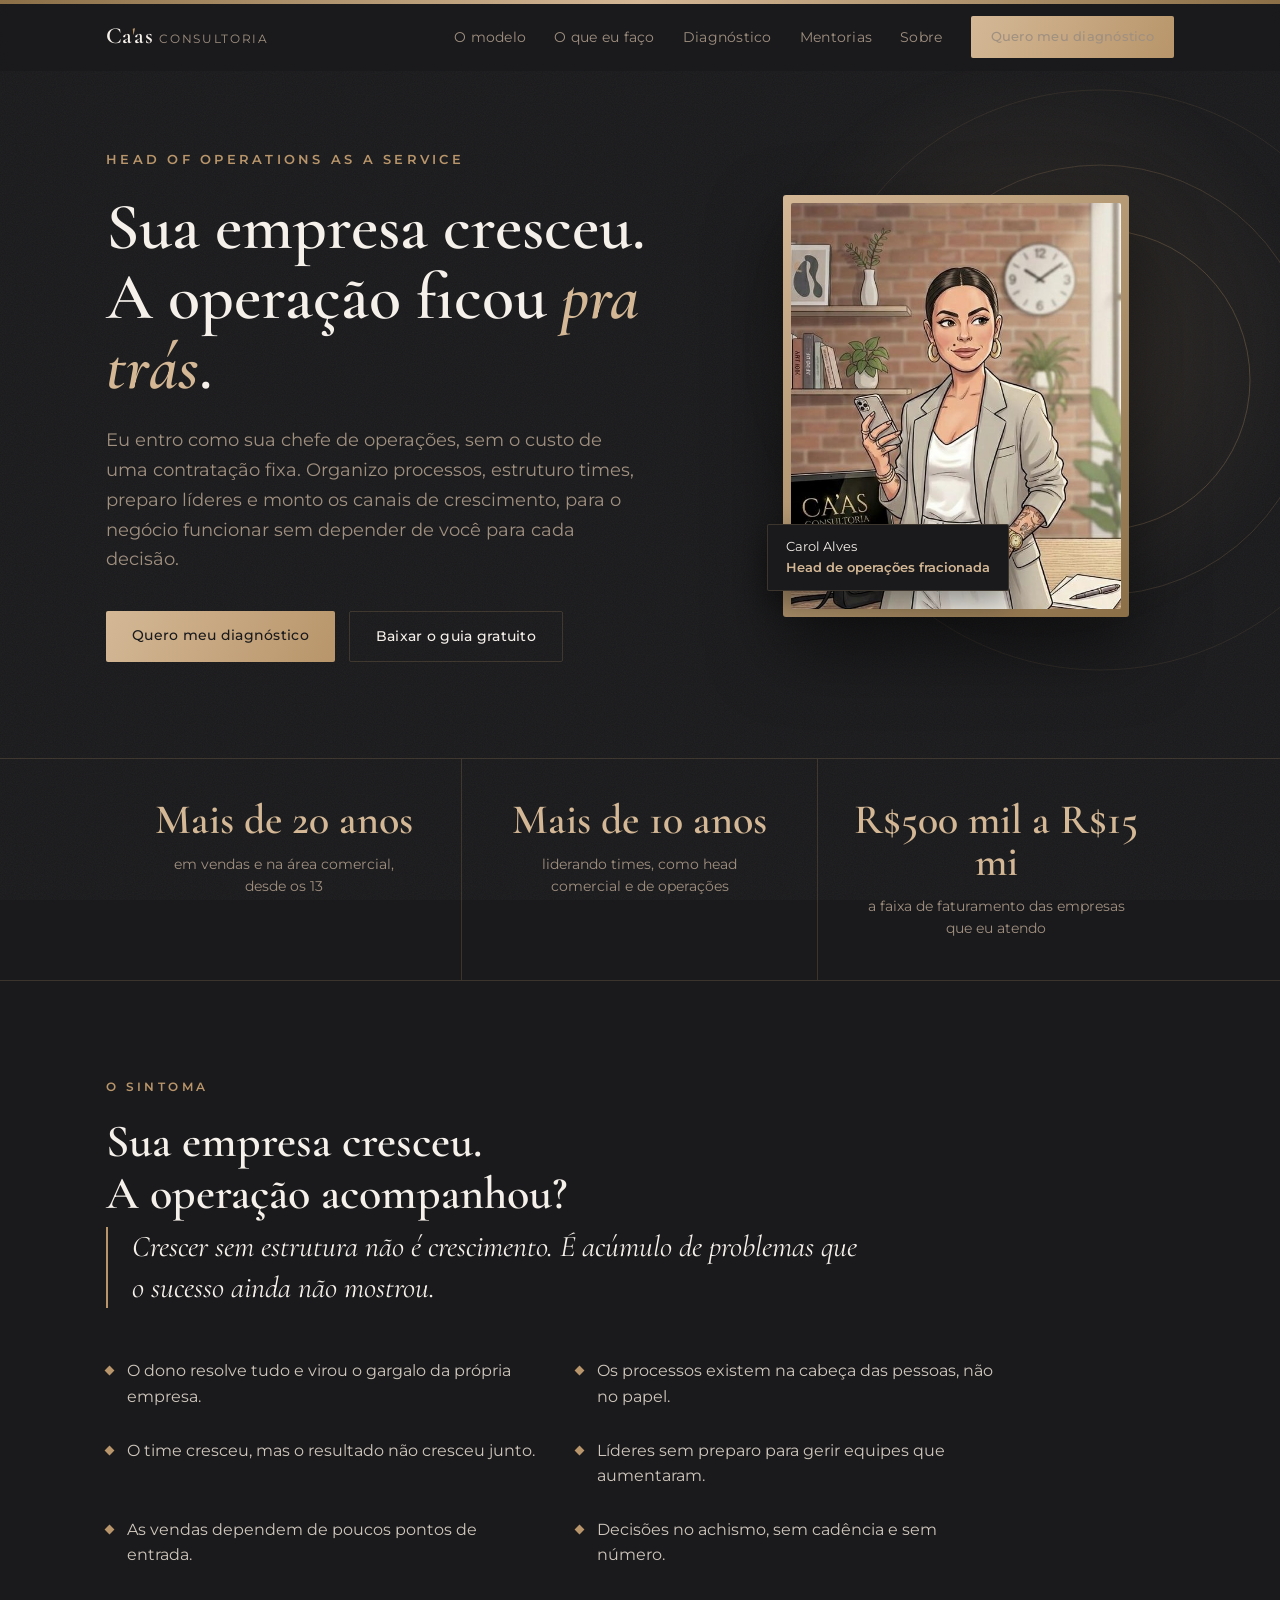
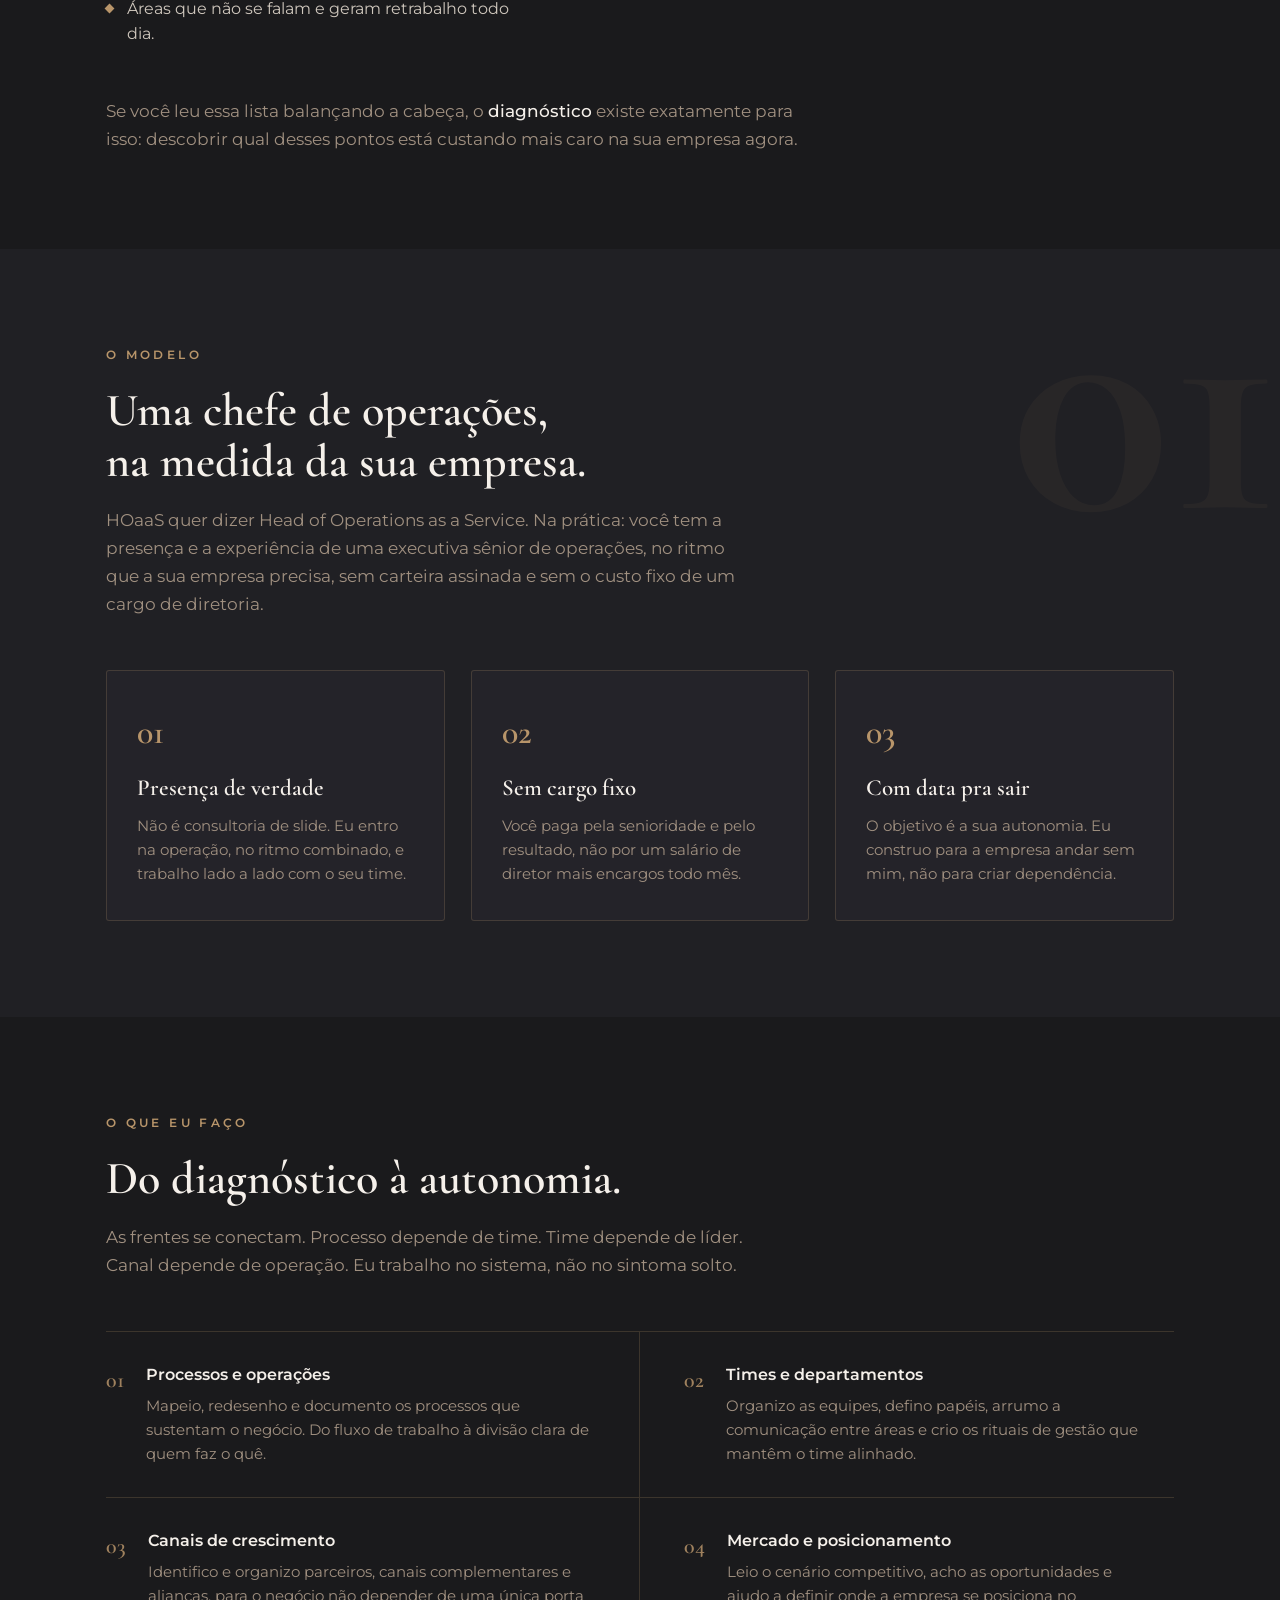
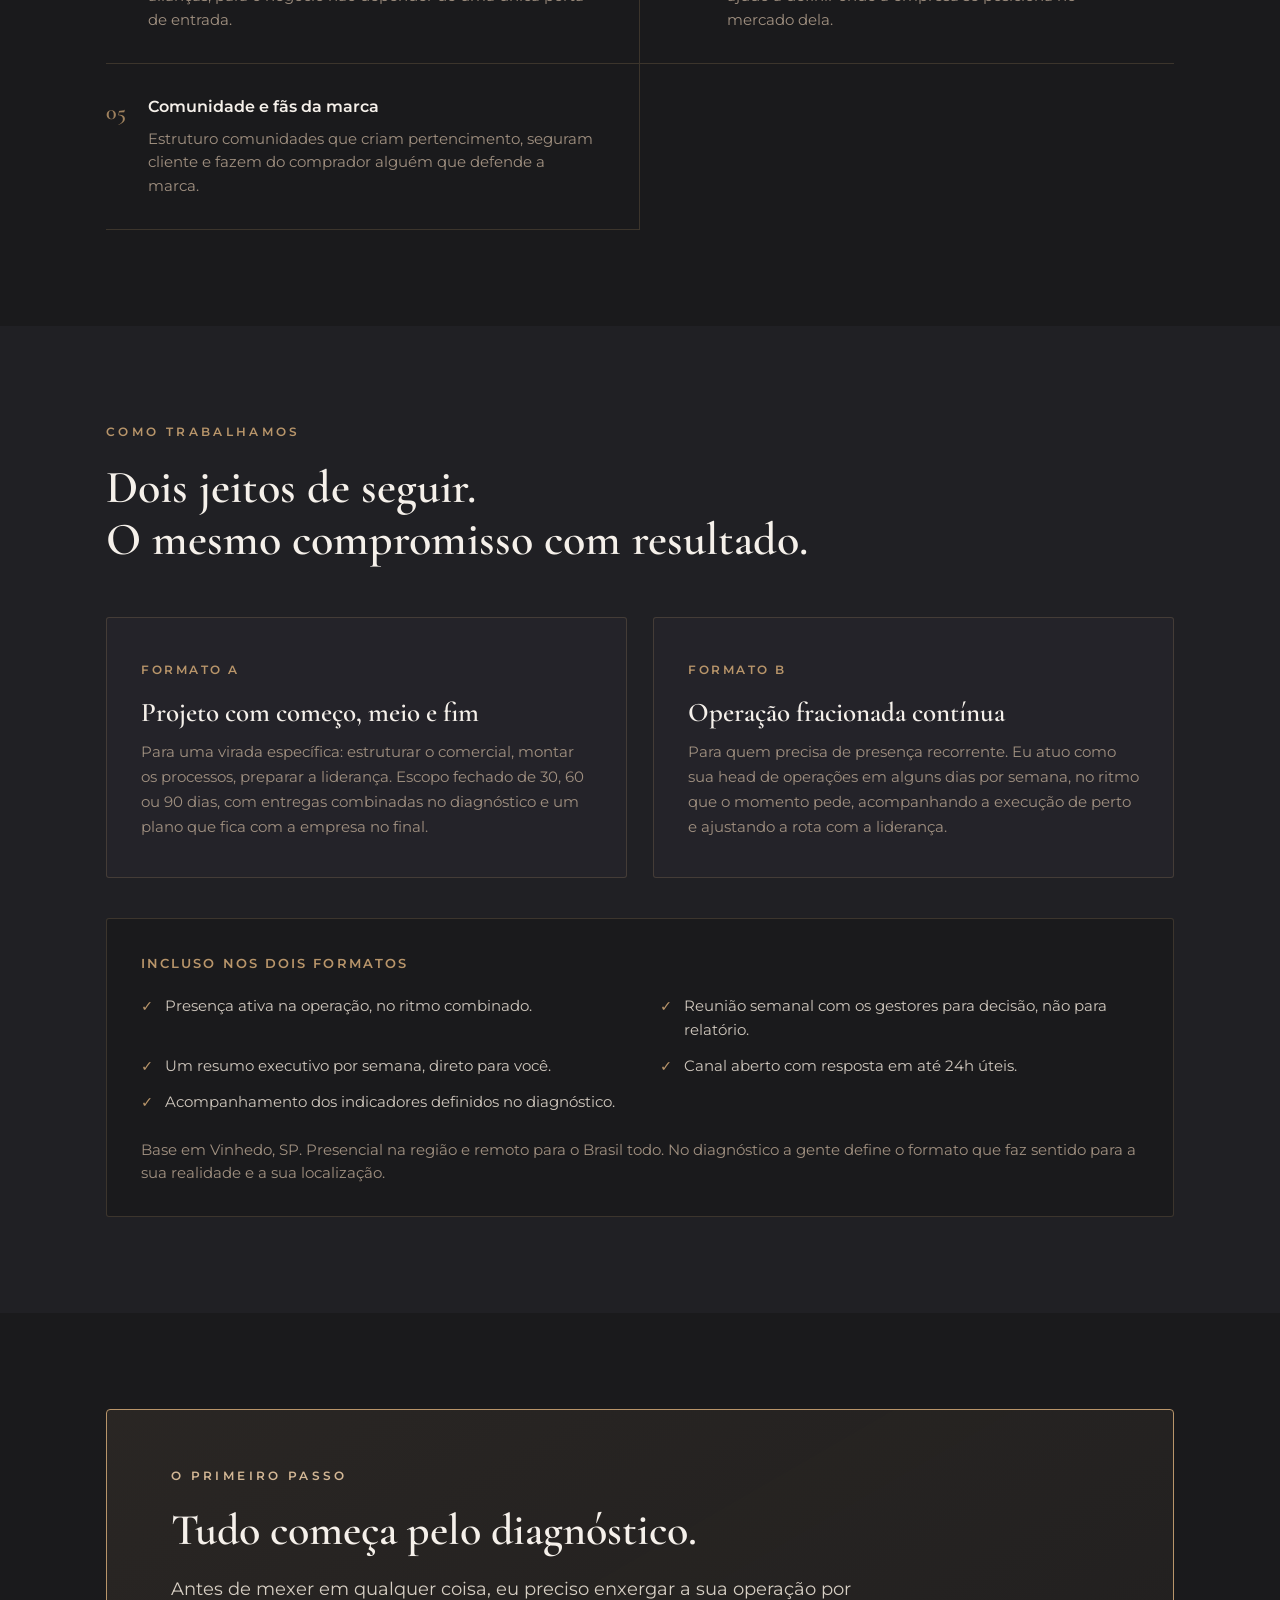
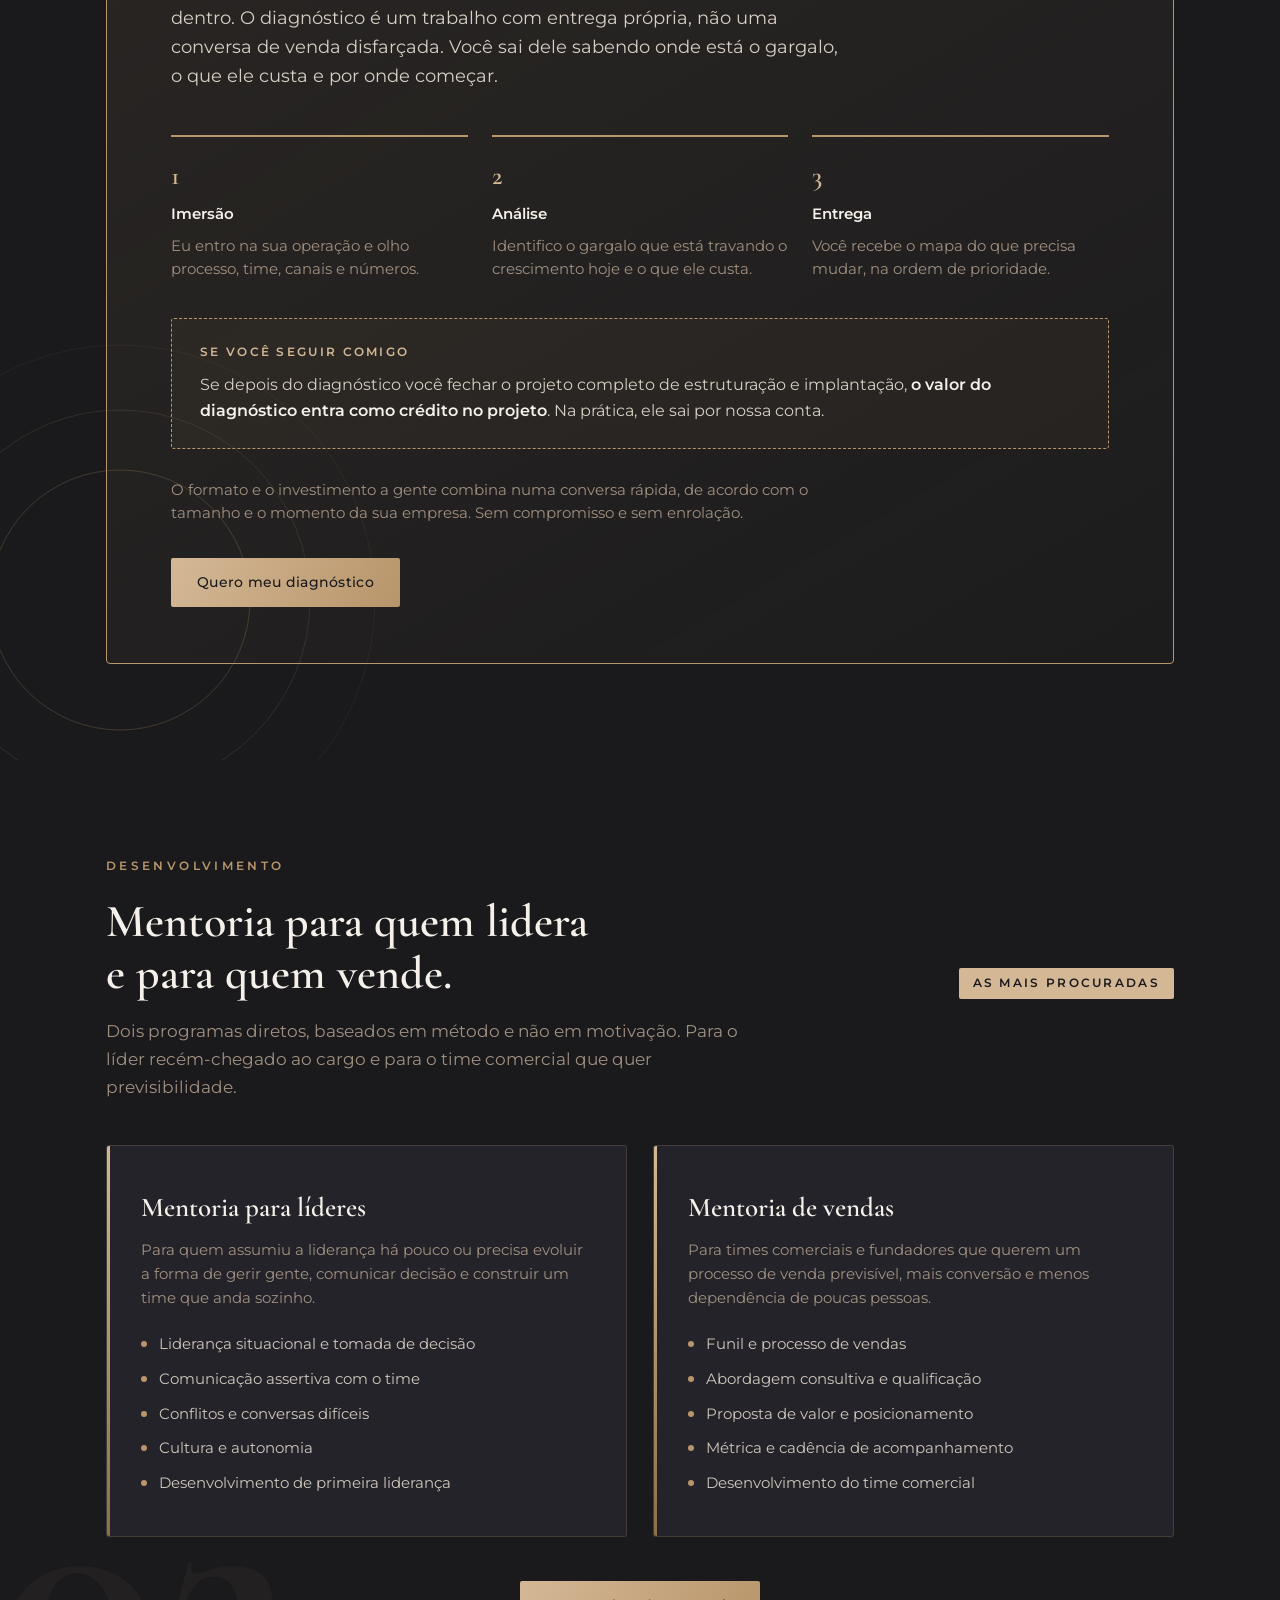
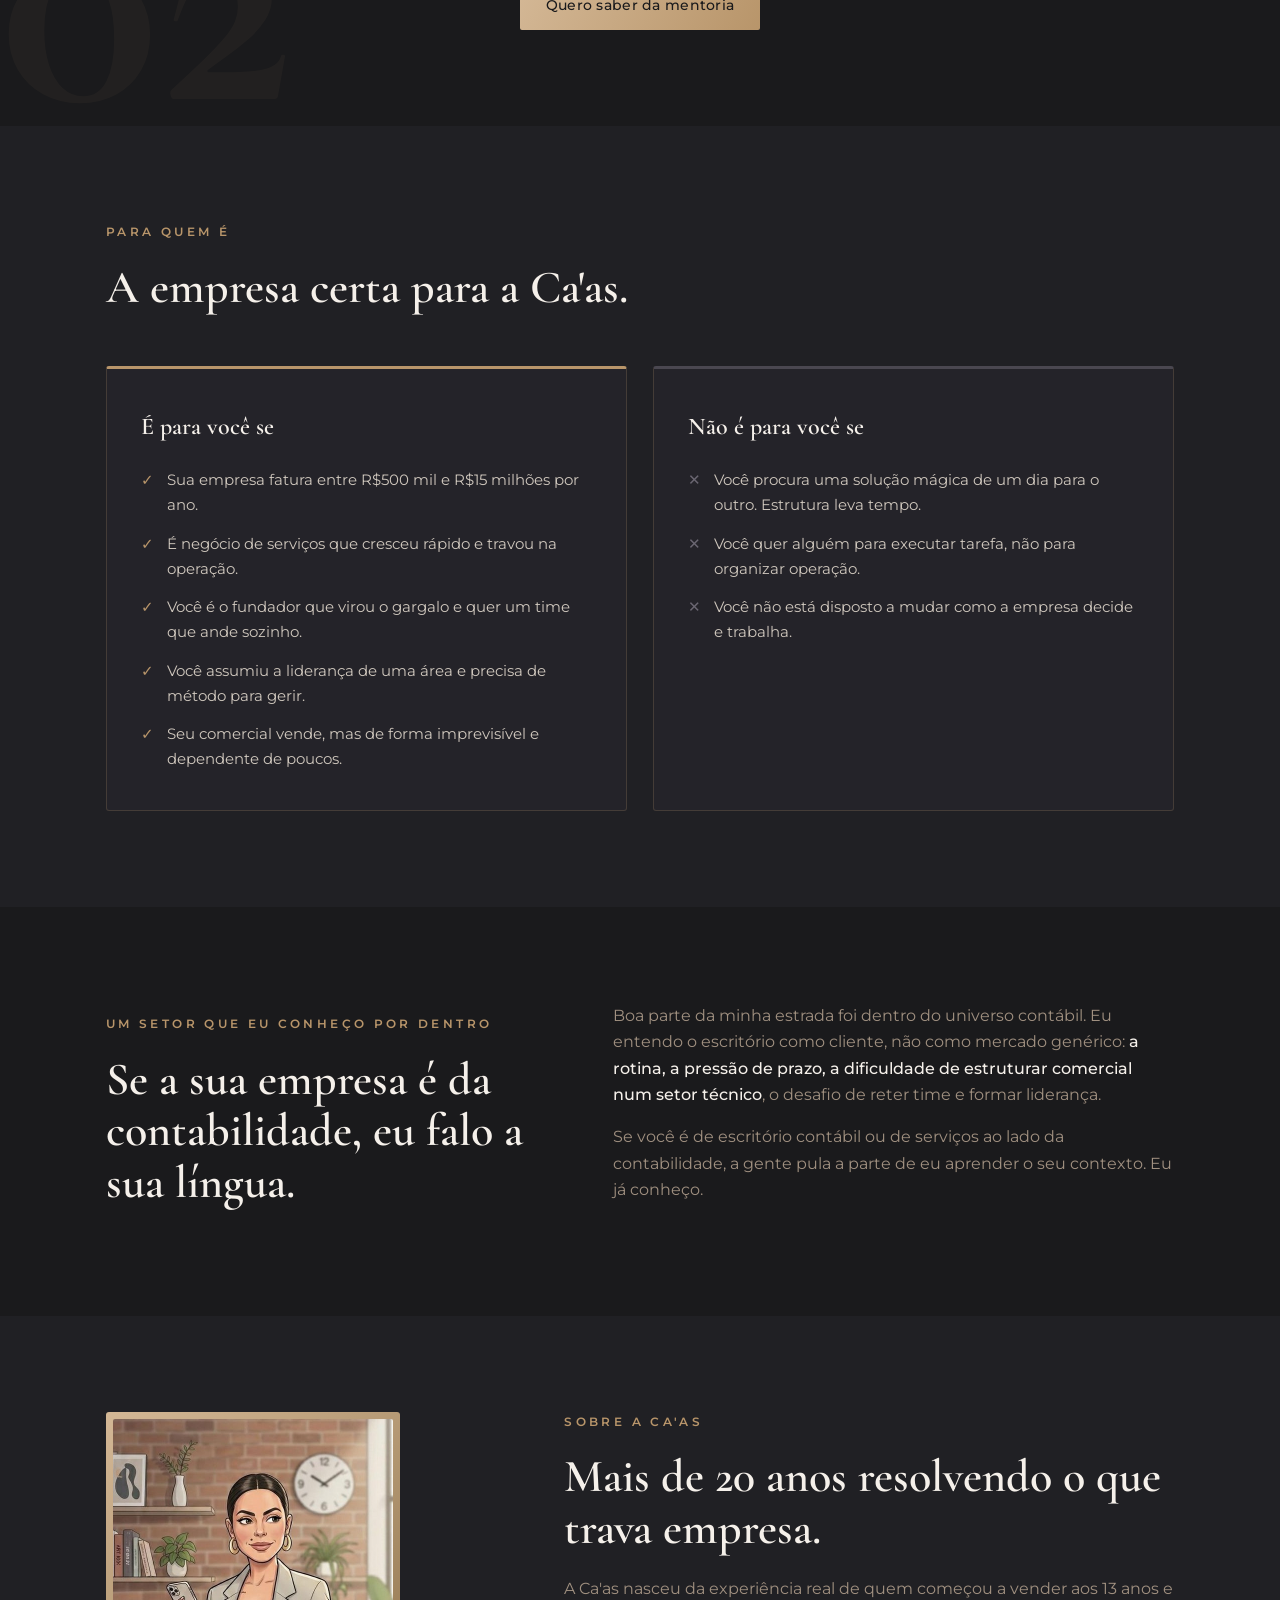
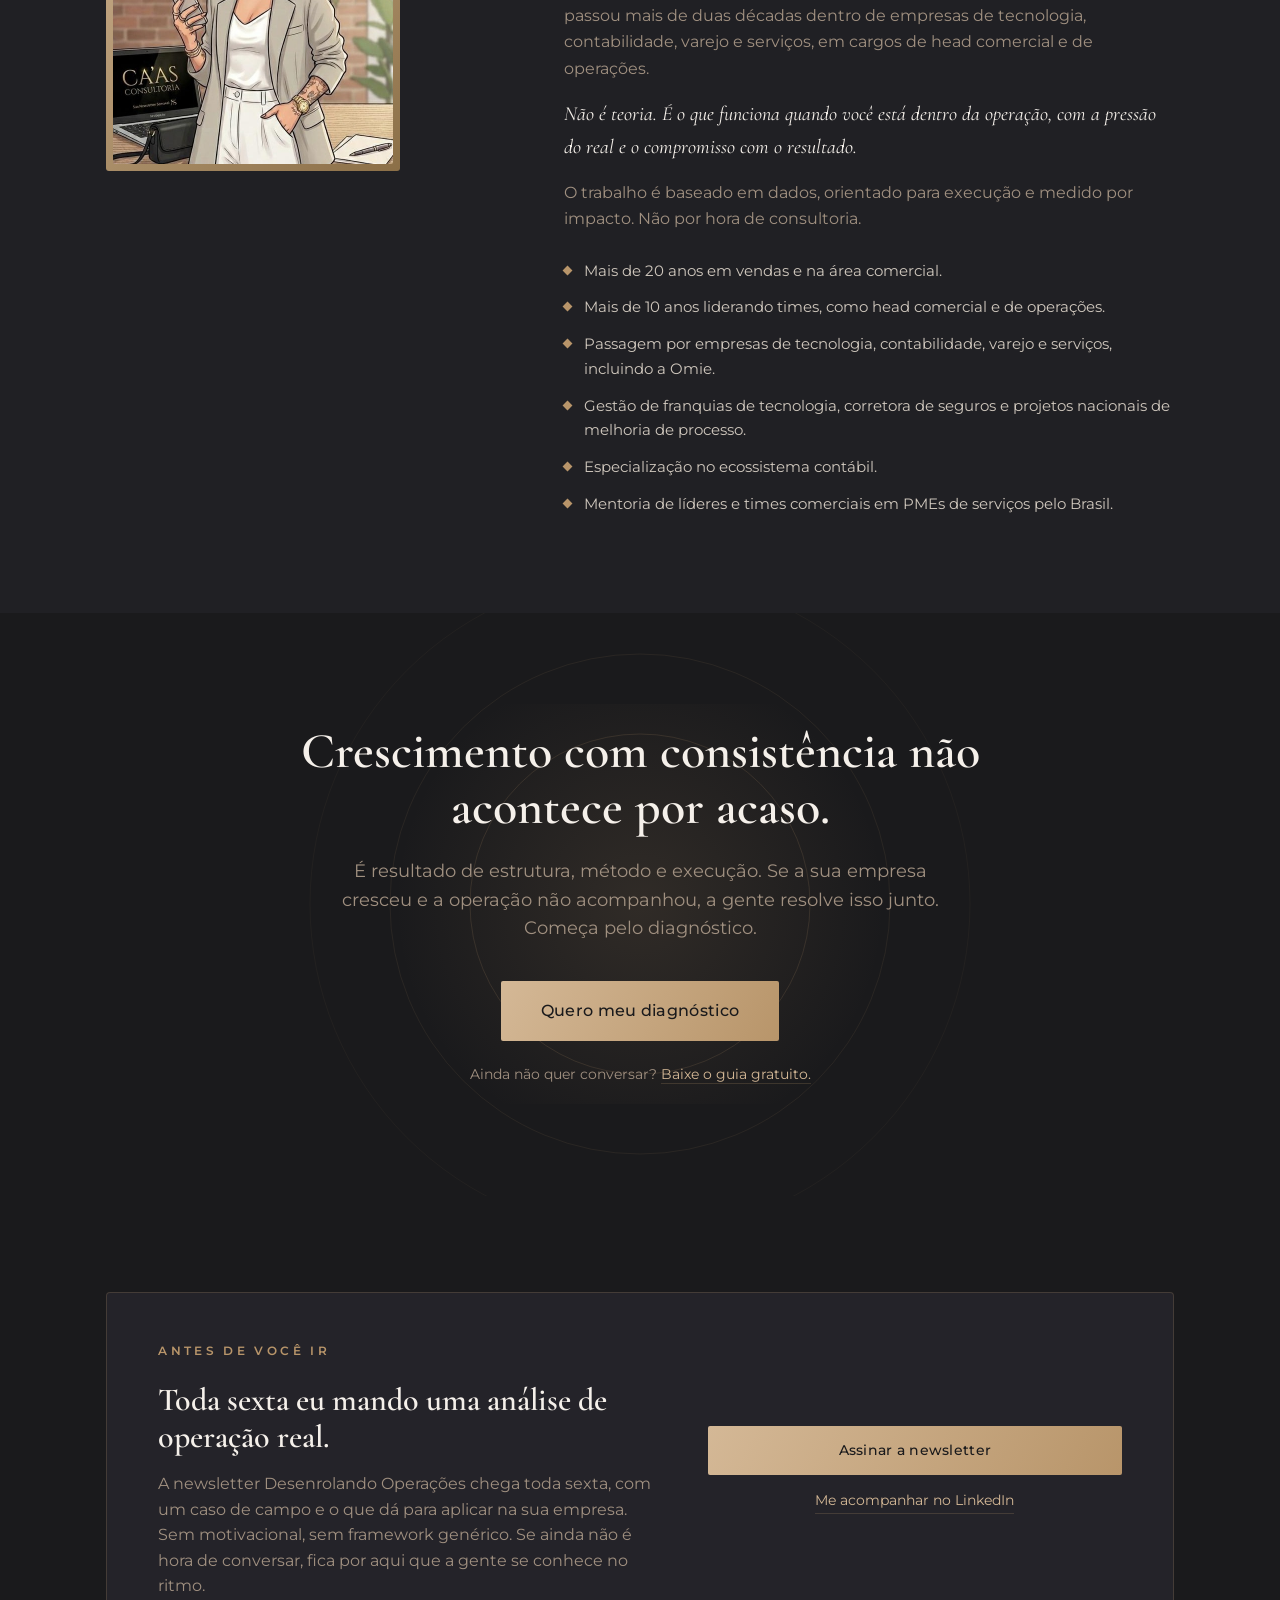
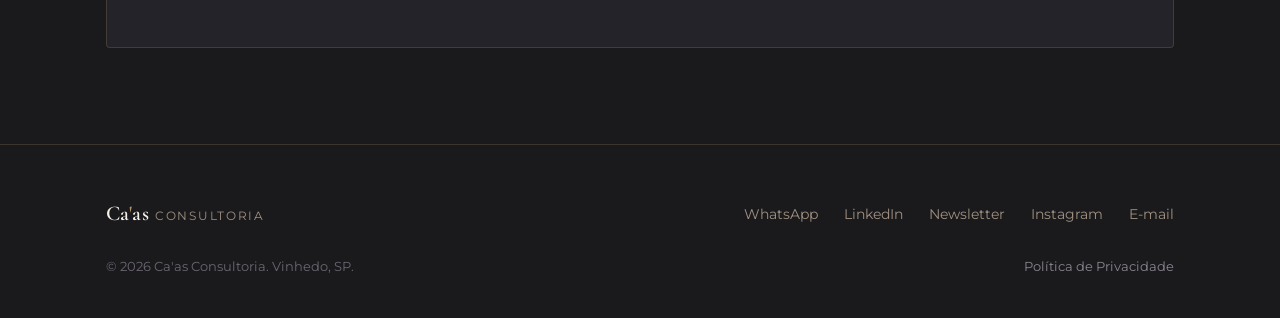
<file: index .html>
<!DOCTYPE html>
<html lang="pt-BR">
<head>
<meta charset="UTF-8">
<meta name="viewport" content="width=device-width, initial-scale=1.0">
<title>Ca&#39;as Consultoria | Head of Operations as a Service</title>
<meta name="description" content="Sua empresa cresceu e a opera&ccedil;&atilde;o ficou pra tr&aacute;s. Eu entro como sua chefe de opera&ccedil;&otilde;es, sem o custo de uma contrata&ccedil;&atilde;o fixa. Comece pelo diagn&oacute;stico.">
<link rel="preconnect" href="https://fonts.googleapis.com">
<link rel="preconnect" href="https://fonts.gstatic.com" crossorigin>
<link href="https://fonts.googleapis.com/css2?family=Cormorant+Garamond:wght@500;600;700&family=Montserrat:wght@300;400;500;600&display=swap" rel="stylesheet">
<style>

:root{
  --bg:#1A1A1C; --bg2:#202024; --panel:#242329;
  --gold:#B8956A; --gold-l:#D4B896; --gold-d:#8B6F47;
  --off:#F5F0EA; --muted:#A09080; --line:rgba(184,149,106,.22);
  --serif:'Cormorant Garamond',Georgia,serif;
  --sans:'Montserrat',system-ui,sans-serif;
  --maxw:1120px;
}
*{box-sizing:border-box;margin:0;padding:0}
html{scroll-behavior:smooth}
body{background:var(--bg); color:var(--off); font-family:var(--sans); font-weight:400;
  line-height:1.65; -webkit-font-smoothing:antialiased; overflow-x:hidden}
body::before{content:""; position:fixed; inset:0; z-index:1; pointer-events:none; opacity:.05;
  background-image:url("data:image/svg+xml,%3Csvg xmlns='http://www.w3.org/2000/svg' width='140' height='140'%3E%3Cfilter id='n'%3E%3CfeTurbulence type='fractalNoise' baseFrequency='.9' numOctaves='3'/%3E%3C/filter%3E%3Crect width='100%25' height='100%25' filter='url(%23n)'/%3E%3C/svg%3E")}
.wrap{max-width:var(--maxw); margin:0 auto; padding:0 26px; position:relative; z-index:2}
a{color:inherit; text-decoration:none}
.serif{font-family:var(--serif)}
.goldbar{position:fixed; top:0; left:0; right:0; height:4px; z-index:60;
  background:linear-gradient(90deg,var(--gold-d),var(--gold-l),var(--gold-d))}
header{position:fixed; top:4px; left:0; right:0; z-index:50; background:rgba(26,26,28,.72);
  backdrop-filter:blur(10px); border-bottom:1px solid transparent; transition:.3s}
header.scrolled{border-bottom:1px solid var(--line); background:rgba(26,26,28,.92)}
.nav{display:flex; align-items:center; justify-content:space-between; height:66px}
.brand{font-family:var(--serif); font-size:23px; font-weight:600; letter-spacing:.02em; color:var(--off)}
.brand i{font-style:normal; color:var(--gold)}
.brand small{color:var(--muted); font-weight:400; font-size:12px; letter-spacing:.14em;
  text-transform:uppercase; font-family:var(--sans); margin-left:6px}
.navlinks{display:flex; gap:28px; align-items:center}
.navlinks a{font-size:13.5px; color:var(--muted); letter-spacing:.02em; transition:.2s}
.navlinks a:hover{color:var(--off)}
.btn{display:inline-block; font-family:var(--sans); font-weight:500; letter-spacing:.02em;
  cursor:pointer; border:none; transition:.25s; text-align:center}
.btn-gold{background:linear-gradient(120deg,var(--gold-l),var(--gold)); color:#1A1A1C;
  padding:13px 26px; border-radius:2px; font-size:14px}
.btn-gold:hover{filter:brightness(1.08); transform:translateY(-1px)}
.btn-ghost{border:1px solid var(--line); color:var(--off); padding:13px 26px;
  border-radius:2px; font-size:14px; background:transparent}
.btn-ghost:hover{border-color:var(--gold); color:var(--gold-l)}
.nav .btn-gold{padding:10px 20px; font-size:13px}
.menu-toggle{display:none; background:none; border:none; color:var(--off); font-size:26px; cursor:pointer}
.sec{padding:96px 0; position:relative}
.sec-tint{background:var(--bg2)}
.eyebrow{font-size:12px; letter-spacing:.28em; text-transform:uppercase; color:var(--gold);
  font-weight:600; margin-bottom:20px; display:block}
.h2{font-family:var(--serif); font-weight:600; font-size:clamp(30px,4.4vw,46px);
  line-height:1.12; color:var(--off)}
.lead{color:var(--muted); font-size:17px; max-width:640px; margin-top:18px}
.ghostnum{position:absolute; font-family:var(--serif); font-weight:700; color:var(--gold);
  opacity:.05; font-size:clamp(160px,26vw,340px); line-height:.8; z-index:0;
  pointer-events:none; user-select:none}
.rv{opacity:0; transform:translateY(22px); transition:opacity .7s ease, transform .7s ease}
.rv.in{opacity:1; transform:none}
@media (prefers-reduced-motion:reduce){.rv{opacity:1;transform:none;transition:none}}
.hero{position:relative; padding:150px 0 96px; overflow:hidden}
.hero .circles{position:absolute; right:-140px; top:60px; width:640px; height:640px; z-index:0; opacity:.6}
.hero-glow{position:absolute; right:-5%; top:5%; width:620px; height:620px; z-index:0;
  background:radial-gradient(circle,rgba(184,149,106,.16),transparent 65%); filter:blur(14px)}
.hero-grid{display:grid; grid-template-columns:1.15fr .85fr; gap:40px; align-items:center;
  position:relative; z-index:2}
.hero-eyebrow{font-size:12.5px; letter-spacing:.26em; text-transform:uppercase; color:var(--gold);
  font-weight:600; margin-bottom:22px; display:block}
.hero h1{font-family:var(--serif); font-weight:600; font-size:clamp(38px,6vw,66px);
  line-height:1.06; color:var(--off)}
.hero h1 em{font-style:italic; color:var(--gold-l)}
.hero p.sub{color:var(--muted); font-size:18px; margin-top:24px; max-width:540px}
.hero-cta{display:flex; gap:14px; margin-top:36px; flex-wrap:wrap}
.hero-figure{position:relative; justify-self:center}
.hero-figure .frame{position:relative; padding:8px;
  background:linear-gradient(140deg,var(--gold-l),var(--gold-d)); border-radius:3px;
  box-shadow:0 30px 70px rgba(0,0,0,.5)}
.hero-figure img{display:block; width:330px; max-width:100%; border-radius:2px}
.hero-figure figcaption{position:absolute; left:-16px; bottom:26px; background:var(--bg);
  border:1px solid var(--line); padding:12px 18px; border-radius:2px; font-size:12.5px;
  color:var(--off); box-shadow:0 12px 30px rgba(0,0,0,.4)}
.hero-figure figcaption b{color:var(--gold-l); font-weight:600}
.anchors{border-top:1px solid var(--line); border-bottom:1px solid var(--line)}
.anchors-grid{display:grid; grid-template-columns:repeat(3,1fr)}
.anchor{padding:40px 26px; text-align:center; border-right:1px solid var(--line)}
.anchor:last-child{border-right:none}
.anchor .big{font-family:var(--serif); font-weight:600; font-size:clamp(30px,3.6vw,42px);
  color:var(--gold-l); line-height:1}
.anchor .lab{color:var(--muted); font-size:13.5px; margin-top:12px; max-width:260px; margin-inline:auto}
.symptom .quote{font-family:var(--serif); font-style:italic; font-size:clamp(22px,2.8vw,30px);
  color:var(--off); line-height:1.35; max-width:760px; margin:8px 0 44px;
  border-left:2px solid var(--gold); padding-left:24px}
.slist{display:grid; grid-template-columns:1fr 1fr; gap:16px 40px; max-width:900px}
.slist li{list-style:none; display:flex; gap:14px; align-items:flex-start; color:#cfc7bd;
  font-size:15.5px; padding:6px 0}
.slist li::before{content:""; flex:0 0 7px; width:7px; height:7px; margin-top:9px;
  background:var(--gold); transform:rotate(45deg)}
.sym-bridge{margin-top:44px; color:var(--muted); font-size:17px; max-width:720px}
.sym-bridge b{color:var(--off); font-weight:500}
.cols3{display:grid; grid-template-columns:repeat(3,1fr); gap:26px; margin-top:52px}
.card{background:var(--panel); border:1px solid var(--line); border-radius:3px;
  padding:34px 30px; transition:.3s}
.card:hover{border-color:var(--gold); transform:translateY(-3px)}
.card .k{font-family:var(--serif); font-size:34px; color:var(--gold); font-weight:600; margin-bottom:14px}
.card h3{font-family:var(--serif); font-size:23px; font-weight:600; color:var(--off);
  margin-bottom:12px; line-height:1.2}
.card p{color:var(--muted); font-size:14.5px}
.frentes{display:grid; grid-template-columns:1fr 1fr; margin-top:52px; border-top:1px solid var(--line)}
.frente{padding:30px 30px 30px 0; border-bottom:1px solid var(--line); display:flex; gap:22px}
.frente:nth-child(odd){padding-right:44px; border-right:1px solid var(--line); padding-left:0}
.frente:nth-child(even){padding-left:44px}
.frente .fn{font-family:var(--serif); font-size:22px; color:var(--gold); font-weight:600;
  flex:0 0 auto; opacity:.85}
.frente h4{font-size:16px; font-weight:600; color:var(--off); margin-bottom:7px}
.frente p{color:var(--muted); font-size:14.5px}
.forms{display:grid; grid-template-columns:1fr 1fr; gap:26px; margin-top:52px}
.form-card{background:var(--panel); border:1px solid var(--line); border-radius:3px; padding:38px 34px}
.form-card .tag{font-size:11.5px; letter-spacing:.22em; text-transform:uppercase;
  color:var(--gold); font-weight:600}
.form-card h3{font-family:var(--serif); font-size:27px; font-weight:600; color:var(--off);
  margin:14px 0 12px; line-height:1.18}
.form-card p{color:var(--muted); font-size:15px}
.incluso{margin-top:40px; background:var(--bg); border:1px solid var(--line);
  border-radius:3px; padding:34px 34px 30px}
.incluso h4{font-size:13px; letter-spacing:.16em; text-transform:uppercase; color:var(--gold);
  font-weight:600; margin-bottom:20px}
.incluso ul{display:grid; grid-template-columns:1fr 1fr; gap:12px 40px; list-style:none}
.incluso li{display:flex; gap:12px; color:#cfc7bd; font-size:14.5px}
.incluso li::before{content:"\2713"; color:var(--gold); font-weight:600}
.geo{margin-top:24px; color:var(--muted); font-size:14.5px}
.diag{position:relative; overflow:hidden}
.diag .circles{position:absolute; left:-160px; bottom:-120px; width:560px; height:560px;
  opacity:.5; z-index:0}
.diag-panel{position:relative; z-index:2;
  background:linear-gradient(150deg,rgba(184,149,106,.10),rgba(184,149,106,.02));
  border:1px solid var(--gold); border-radius:4px; padding:56px clamp(28px,5vw,64px)}
.diag-panel .eyebrow{color:var(--gold-l)}
.diag-panel h2{font-family:var(--serif); font-weight:600; font-size:clamp(28px,4vw,44px);
  line-height:1.12; color:var(--off); max-width:640px}
.diag-panel .intro{color:#d7cfc4; font-size:17.5px; margin-top:20px; max-width:680px}
.diag-steps{display:grid; grid-template-columns:repeat(3,1fr); gap:24px; margin:44px 0 36px}
.diag-step{border-top:2px solid var(--gold); padding-top:18px}
.diag-step .n{font-family:var(--serif); font-size:26px; color:var(--gold-l); font-weight:600}
.diag-step h4{font-size:15px; font-weight:600; color:var(--off); margin:4px 0 8px}
.diag-step p{color:var(--muted); font-size:14.5px}
.diag-credit{border:1px dashed var(--gold); border-radius:3px; padding:24px 28px;
  margin-bottom:30px; background:rgba(184,149,106,.05)}
.diag-credit .tag{font-size:11.5px; letter-spacing:.2em; text-transform:uppercase;
  color:var(--gold-l); font-weight:600; display:block; margin-bottom:10px}
.diag-credit p{color:#d7cfc4; font-size:15.5px}
.diag-credit p b{color:var(--off); font-weight:600}
.diag-fine{color:var(--muted); font-size:14.5px; margin-bottom:32px; max-width:640px}
.ment .head-row{display:flex; align-items:flex-end; justify-content:space-between; gap:30px;
  flex-wrap:wrap; margin-bottom:12px}
.ment-badge{font-size:11.5px; letter-spacing:.2em; text-transform:uppercase; color:#1A1A1C;
  background:var(--gold-l); padding:6px 14px; border-radius:2px; font-weight:600}
.ment-cards{display:grid; grid-template-columns:1fr 1fr; gap:26px; margin-top:44px}
.ment-card{position:relative; background:var(--panel); border:1px solid var(--line);
  border-radius:3px; padding:40px 34px; overflow:hidden; transition:.3s}
.ment-card::before{content:""; position:absolute; left:0; top:0; bottom:0; width:3px;
  background:linear-gradient(var(--gold-l),var(--gold-d))}
.ment-card:hover{transform:translateY(-3px); border-color:var(--gold)}
.ment-card h3{font-family:var(--serif); font-size:27px; font-weight:600; color:var(--off); margin-bottom:8px}
.ment-card .who{color:var(--muted); font-size:14.5px; margin-bottom:22px}
.ment-card ul{list-style:none; display:grid; gap:11px}
.ment-card li{display:flex; gap:12px; color:#cfc7bd; font-size:14.5px}
.ment-card li::before{content:""; flex:0 0 6px; width:6px; height:6px; margin-top:8px;
  background:var(--gold); border-radius:50%}
.ment-cta{margin-top:44px; text-align:center}
.fit{display:grid; grid-template-columns:1fr 1fr; gap:26px; margin-top:52px}
.fit-card{border:1px solid var(--line); border-radius:3px; padding:38px 34px; background:var(--panel)}
.fit-card.yes{border-top:3px solid var(--gold)}
.fit-card.no{border-top:3px solid #4a4750}
.fit-card h3{font-family:var(--serif); font-size:24px; font-weight:600; margin-bottom:22px; color:var(--off)}
.fit-card ul{list-style:none; display:grid; gap:14px}
.fit-card li{display:flex; gap:13px; color:#cfc7bd; font-size:15px}
.fit-card.yes li::before{content:"\2713"; color:var(--gold); font-weight:700}
.fit-card.no li::before{content:"\2715"; color:#6b6772; font-weight:700}
.contabil-inner{display:grid; grid-template-columns:.9fr 1.1fr; gap:48px; align-items:center}
.contabil-inner p{color:var(--muted); font-size:16px; margin-bottom:16px}
.contabil-inner p b{color:var(--off); font-weight:500}
.sobre-grid{display:grid; grid-template-columns:.8fr 1.2fr; gap:52px; align-items:start}
.sobre-fig .frame{padding:7px; background:linear-gradient(140deg,var(--gold-l),var(--gold-d));
  border-radius:3px; display:inline-block}
.sobre-fig img{display:block; width:280px; max-width:100%; border-radius:2px}
.sobre-body p{color:var(--muted); font-size:16px; margin-bottom:16px}
.sobre-body p.hi{color:var(--off); font-family:var(--serif); font-style:italic; font-size:20px}
.sobre-body ul{list-style:none; display:grid; gap:12px; margin-top:26px}
.sobre-body li{display:flex; gap:13px; color:#cfc7bd; font-size:15px}
.sobre-body li::before{content:""; flex:0 0 7px; width:7px; height:7px; margin-top:8px;
  background:var(--gold); transform:rotate(45deg)}
.final{position:relative; text-align:center; overflow:hidden; padding:110px 0}
.final .circles{position:absolute; left:50%; top:50%; transform:translate(-50%,-50%);
  width:720px; height:720px; opacity:.4; z-index:0}
.final-glow{position:absolute; left:50%; top:50%; transform:translate(-50%,-50%);
  width:640px; height:400px;
  background:radial-gradient(circle,rgba(184,149,106,.14),transparent 65%); z-index:0}
.final h2{position:relative; z-index:2; font-family:var(--serif); font-weight:600;
  font-size:clamp(30px,4.6vw,50px); color:var(--off); max-width:760px; margin:0 auto; line-height:1.12}
.final p{position:relative; z-index:2; color:var(--muted); font-size:17.5px; max-width:600px;
  margin:22px auto 38px}
.final .btn-gold{position:relative; z-index:2; padding:17px 40px; font-size:15.5px}
.final .softlink{position:relative; z-index:2; display:block; margin-top:22px;
  color:var(--muted); font-size:14px}
.final .softlink a{color:var(--gold-l); border-bottom:1px solid var(--line)}
.stay-inner{display:grid; grid-template-columns:1.1fr .9fr; gap:44px; align-items:center;
  background:var(--panel); border:1px solid var(--line); border-radius:4px;
  padding:48px clamp(28px,4vw,52px)}
.stay-inner h3{font-family:var(--serif); font-size:clamp(24px,3vw,32px); font-weight:600;
  color:var(--off); line-height:1.16}
.stay-inner p{color:var(--muted); font-size:15.5px; margin-top:16px}
.stay-cta{display:flex; flex-direction:column; gap:14px; align-items:flex-start}
.stay-cta .btn{width:100%}
.stay-cta a.li{color:var(--gold-l); font-size:14px; border-bottom:1px solid var(--line); align-self:center}
footer{border-top:1px solid var(--line); padding:52px 0 40px; background:var(--bg)}
.foot{display:flex; align-items:center; justify-content:space-between; gap:24px; flex-wrap:wrap}
.foot .brand{font-size:21px}
.footlinks{display:flex; gap:26px; flex-wrap:wrap}
.footlinks a{color:var(--muted); font-size:13.5px; transition:.2s}
.footlinks a:hover{color:var(--gold-l)}
.foot-legal{margin-top:26px; color:#6b6772; font-size:12.5px; display:flex;
  justify-content:space-between; gap:16px; flex-wrap:wrap}
.foot-legal a{color:#8a8590}
.foot-legal a:hover{color:var(--gold-l)}
@media(max-width:860px){
  .navlinks{display:none}
  .menu-toggle{display:block}
  .hero-grid{grid-template-columns:1fr; gap:44px}
  .hero-figure{order:-1}
  .hero-figure img{width:260px}
  .hero-figure figcaption{left:0}
  .anchors-grid{grid-template-columns:1fr}
  .anchor{border-right:none; border-bottom:1px solid var(--line); padding:30px}
  .anchor:last-child{border-bottom:none}
  .slist,.cols3,.frentes,.forms,.incluso ul,.ment-cards,.fit,.contabil-inner,
  .sobre-grid,.diag-steps,.stay-inner{grid-template-columns:1fr}
  .frente:nth-child(odd){padding-right:0; border-right:none}
  .frente:nth-child(even){padding-left:0}
  .frente{padding:24px 0}
  .sec{padding:72px 0}
  .hero{padding:120px 0 72px}
}

</style>
</head>
<body>

<div class="goldbar"></div>

<header id="hdr">
  <div class="wrap nav">
    <a href="#top" class="brand">Ca<i>&#39;</i>as<small>Consultoria</small></a>
    <nav class="navlinks">
      <a href="#modelo">O modelo</a>
      <a href="#frentes">O que eu fa&ccedil;o</a>
      <a href="#diagnostico">Diagn&oacute;stico</a>
      <a href="#mentorias">Mentorias</a>
      <a href="#sobre">Sobre</a>
      <a class="btn btn-gold" href="https://wa.me/5511971699576?text=Oi%20Carol%2C%20quero%20saber%20sobre%20o%20diagn%C3%B3stico%20para%20a%20minha%20empresa." target="_blank" rel="noopener">Quero meu diagn&oacute;stico</a>
    </nav>
    <button class="menu-toggle" aria-label="Abrir menu"
      onclick="document.querySelector('.navlinks').style.display='flex';this.style.display='none'">&#9776;</button>
  </div>
</header>

<main id="top">

<section class="hero">
  <div class="hero-glow"></div>
  <svg class="circles" viewBox="0 0 640 640" fill="none" aria-hidden="true">
    <circle cx="320" cy="320" r="150" stroke="#B8956A" stroke-opacity=".5"/>
    <circle cx="320" cy="320" r="215" stroke="#B8956A" stroke-opacity=".35"/>
    <circle cx="320" cy="320" r="290" stroke="#B8956A" stroke-opacity=".2"/>
  </svg>
  <div class="wrap hero-grid">
    <div class="rv in">
      <span class="hero-eyebrow">Head of Operations as a Service</span>
      <h1>Sua empresa cresceu.<br>A opera&ccedil;&atilde;o ficou <em>pra tr&aacute;s</em>.</h1>
      <p class="sub">Eu entro como sua chefe de opera&ccedil;&otilde;es, sem o custo de uma contrata&ccedil;&atilde;o fixa. Organizo processos, estruturo times, preparo l&iacute;deres e monto os canais de crescimento, para o neg&oacute;cio funcionar sem depender de voc&ecirc; para cada decis&atilde;o.</p>
      <div class="hero-cta">
        <a class="btn btn-gold" href="https://wa.me/5511971699576?text=Oi%20Carol%2C%20quero%20saber%20sobre%20o%20diagn%C3%B3stico%20para%20a%20minha%20empresa." target="_blank" rel="noopener">Quero meu diagn&oacute;stico</a>
        <a class="btn btn-ghost" href="https://carolalves8520-afk.github.io/Ca-asLP/guia.html" target="_blank" rel="noopener">Baixar o guia gratuito</a>
      </div>
    </div>
    <figure class="hero-figure rv in">
      <div class="frame"><img src="[data-uri]" alt="Carol Alves, fundadora da Ca&#39;as Consultoria"></div>
      <figcaption>Carol Alves<br><b>Head de opera&ccedil;&otilde;es fracionada</b></figcaption>
    </figure>
  </div>
</section>

<section class="anchors">
  <div class="wrap anchors-grid">
    <div class="anchor">
      <div class="big serif">Mais de 20 anos</div>
      <div class="lab">em vendas e na &aacute;rea comercial, desde os 13</div>
    </div>
    <div class="anchor">
      <div class="big serif">Mais de 10 anos</div>
      <div class="lab">liderando times, como head comercial e de opera&ccedil;&otilde;es</div>
    </div>
    <div class="anchor">
      <div class="big serif">R$500 mil a R$15 mi</div>
      <div class="lab">a faixa de faturamento das empresas que eu atendo</div>
    </div>
  </div>
</section>

<section class="sec symptom" id="sintoma">
  <div class="wrap">
    <span class="eyebrow rv">O sintoma</span>
    <h2 class="h2 rv">Sua empresa cresceu.<br>A opera&ccedil;&atilde;o acompanhou?</h2>
    <p class="quote serif rv">Crescer sem estrutura n&atilde;o &eacute; crescimento. &Eacute; ac&uacute;mulo de problemas que o sucesso ainda n&atilde;o mostrou.</p>
    <ul class="slist rv">
      <li>O dono resolve tudo e virou o gargalo da pr&oacute;pria empresa.</li>
      <li>Os processos existem na cabe&ccedil;a das pessoas, n&atilde;o no papel.</li>
      <li>O time cresceu, mas o resultado n&atilde;o cresceu junto.</li>
      <li>L&iacute;deres sem preparo para gerir equipes que aumentaram.</li>
      <li>As vendas dependem de poucos pontos de entrada.</li>
      <li>Decis&otilde;es no achismo, sem cad&ecirc;ncia e sem n&uacute;mero.</li>
      <li>&Aacute;reas que n&atilde;o se falam e geram retrabalho todo dia.</li>
    </ul>
    <p class="sym-bridge rv">Se voc&ecirc; leu essa lista balan&ccedil;ando a cabe&ccedil;a, o <b>diagn&oacute;stico</b> existe exatamente para isso: descobrir qual desses pontos est&aacute; custando mais caro na sua empresa agora.</p>
  </div>
</section>

<section class="sec sec-tint" id="modelo">
  <span class="ghostnum" style="right:0; top:20px;">01</span>
  <div class="wrap">
    <span class="eyebrow rv">O modelo</span>
    <h2 class="h2 rv">Uma chefe de opera&ccedil;&otilde;es,<br>na medida da sua empresa.</h2>
    <p class="lead rv">HOaaS quer dizer Head of Operations as a Service. Na pr&aacute;tica: voc&ecirc; tem a presen&ccedil;a e a experi&ecirc;ncia de uma executiva s&ecirc;nior de opera&ccedil;&otilde;es, no ritmo que a sua empresa precisa, sem carteira assinada e sem o custo fixo de um cargo de diretoria.</p>
    <div class="cols3">
      <div class="card rv"><div class="k serif">01</div><h3>Presen&ccedil;a de verdade</h3>
        <p>N&atilde;o &eacute; consultoria de slide. Eu entro na opera&ccedil;&atilde;o, no ritmo combinado, e trabalho lado a lado com o seu time.</p></div>
      <div class="card rv"><div class="k serif">02</div><h3>Sem cargo fixo</h3>
        <p>Voc&ecirc; paga pela senioridade e pelo resultado, n&atilde;o por um sal&aacute;rio de diretor mais encargos todo m&ecirc;s.</p></div>
      <div class="card rv"><div class="k serif">03</div><h3>Com data pra sair</h3>
        <p>O objetivo &eacute; a sua autonomia. Eu construo para a empresa andar sem mim, n&atilde;o para criar depend&ecirc;ncia.</p></div>
    </div>
  </div>
</section>

<section class="sec" id="frentes">
  <div class="wrap">
    <span class="eyebrow rv">O que eu fa&ccedil;o</span>
    <h2 class="h2 rv">Do diagn&oacute;stico &agrave; autonomia.</h2>
    <p class="lead rv">As frentes se conectam. Processo depende de time. Time depende de l&iacute;der. Canal depende de opera&ccedil;&atilde;o. Eu trabalho no sistema, n&atilde;o no sintoma solto.</p>
    <div class="frentes">
      <div class="frente rv"><div class="fn serif">01</div><div><h4>Processos e opera&ccedil;&otilde;es</h4>
        <p>Mapeio, redesenho e documento os processos que sustentam o neg&oacute;cio. Do fluxo de trabalho &agrave; divis&atilde;o clara de quem faz o qu&ecirc;.</p></div></div>
      <div class="frente rv"><div class="fn serif">02</div><div><h4>Times e departamentos</h4>
        <p>Organizo as equipes, defino pap&eacute;is, arrumo a comunica&ccedil;&atilde;o entre &aacute;reas e crio os rituais de gest&atilde;o que mant&ecirc;m o time alinhado.</p></div></div>
      <div class="frente rv"><div class="fn serif">03</div><div><h4>Canais de crescimento</h4>
        <p>Identifico e organizo parceiros, canais complementares e alian&ccedil;as, para o neg&oacute;cio n&atilde;o depender de uma &uacute;nica porta de entrada.</p></div></div>
      <div class="frente rv"><div class="fn serif">04</div><div><h4>Mercado e posicionamento</h4>
        <p>Leio o cen&aacute;rio competitivo, acho as oportunidades e ajudo a definir onde a empresa se posiciona no mercado dela.</p></div></div>
      <div class="frente rv" style="border-right:1px solid var(--line);"><div class="fn serif">05</div><div><h4>Comunidade e f&atilde;s da marca</h4>
        <p>Estruturo comunidades que criam pertencimento, seguram cliente e fazem do comprador algu&eacute;m que defende a marca.</p></div></div>
      <div class="frente rv" style="border-bottom:none;"></div>
    </div>
  </div>
</section>

<section class="sec sec-tint" id="formatos">
  <div class="wrap">
    <span class="eyebrow rv">Como trabalhamos</span>
    <h2 class="h2 rv">Dois jeitos de seguir.<br>O mesmo compromisso com resultado.</h2>
    <div class="forms">
      <div class="form-card rv"><span class="tag">Formato A</span>
        <h3>Projeto com come&ccedil;o, meio e fim</h3>
        <p>Para uma virada espec&iacute;fica: estruturar o comercial, montar os processos, preparar a lideran&ccedil;a. Escopo fechado de 30, 60 ou 90 dias, com entregas combinadas no diagn&oacute;stico e um plano que fica com a empresa no final.</p></div>
      <div class="form-card rv"><span class="tag">Formato B</span>
        <h3>Opera&ccedil;&atilde;o fracionada cont&iacute;nua</h3>
        <p>Para quem precisa de presen&ccedil;a recorrente. Eu atuo como sua head de opera&ccedil;&otilde;es em alguns dias por semana, no ritmo que o momento pede, acompanhando a execu&ccedil;&atilde;o de perto e ajustando a rota com a lideran&ccedil;a.</p></div>
    </div>
    <div class="incluso rv">
      <h4>Incluso nos dois formatos</h4>
      <ul>
        <li>Presen&ccedil;a ativa na opera&ccedil;&atilde;o, no ritmo combinado.</li>
        <li>Reuni&atilde;o semanal com os gestores para decis&atilde;o, n&atilde;o para relat&oacute;rio.</li>
        <li>Um resumo executivo por semana, direto para voc&ecirc;.</li>
        <li>Canal aberto com resposta em at&eacute; 24h &uacute;teis.</li>
        <li>Acompanhamento dos indicadores definidos no diagn&oacute;stico.</li>
      </ul>
      <p class="geo">Base em Vinhedo, SP. Presencial na regi&atilde;o e remoto para o Brasil todo. No diagn&oacute;stico a gente define o formato que faz sentido para a sua realidade e a sua localiza&ccedil;&atilde;o.</p>
    </div>
  </div>
</section>

<!-- ============================================================
     PROVA SOCIAL entra aqui depois que a Carol falar com cada
     cliente. Modelo de card no documento redesenho-lp-caas.md,
     se&ccedil;&atilde;o 8. Nada vis&iacute;vel na p&aacute;gina por enquanto.
     ============================================================ -->

<section class="sec diag" id="diagnostico">
  <svg class="circles" viewBox="0 0 560 560" fill="none" aria-hidden="true">
    <circle cx="280" cy="280" r="130" stroke="#B8956A" stroke-opacity=".5"/>
    <circle cx="280" cy="280" r="190" stroke="#B8956A" stroke-opacity=".3"/>
    <circle cx="280" cy="280" r="255" stroke="#B8956A" stroke-opacity=".16"/>
  </svg>
  <div class="wrap">
    <div class="diag-panel rv">
      <span class="eyebrow">O primeiro passo</span>
      <h2>Tudo come&ccedil;a pelo diagn&oacute;stico.</h2>
      <p class="intro">Antes de mexer em qualquer coisa, eu preciso enxergar a sua opera&ccedil;&atilde;o por dentro. O diagn&oacute;stico &eacute; um trabalho com entrega pr&oacute;pria, n&atilde;o uma conversa de venda disfar&ccedil;ada. Voc&ecirc; sai dele sabendo onde est&aacute; o gargalo, o que ele custa e por onde come&ccedil;ar.</p>
      <div class="diag-steps">
        <div class="diag-step"><div class="n serif">1</div><h4>Imers&atilde;o</h4>
          <p>Eu entro na sua opera&ccedil;&atilde;o e olho processo, time, canais e n&uacute;meros.</p></div>
        <div class="diag-step"><div class="n serif">2</div><h4>An&aacute;lise</h4>
          <p>Identifico o gargalo que est&aacute; travando o crescimento hoje e o que ele custa.</p></div>
        <div class="diag-step"><div class="n serif">3</div><h4>Entrega</h4>
          <p>Voc&ecirc; recebe o mapa do que precisa mudar, na ordem de prioridade.</p></div>
      </div>
      <div class="diag-credit">
        <span class="tag">Se voc&ecirc; seguir comigo</span>
        <p>Se depois do diagn&oacute;stico voc&ecirc; fechar o projeto completo de estrutura&ccedil;&atilde;o e implanta&ccedil;&atilde;o, <b>o valor do diagn&oacute;stico entra como cr&eacute;dito no projeto</b>. Na pr&aacute;tica, ele sai por nossa conta.</p>
      </div>
      <p class="diag-fine">O formato e o investimento a gente combina numa conversa r&aacute;pida, de acordo com o tamanho e o momento da sua empresa. Sem compromisso e sem enrola&ccedil;&atilde;o.</p>
      <a class="btn btn-gold" href="https://wa.me/5511971699576?text=Oi%20Carol%2C%20quero%20saber%20sobre%20o%20diagn%C3%B3stico%20para%20a%20minha%20empresa." target="_blank" rel="noopener">Quero meu diagn&oacute;stico</a>
    </div>
  </div>
</section>

<section class="sec ment" id="mentorias">
  <span class="ghostnum" style="left:0; bottom:0;">02</span>
  <div class="wrap">
    <div class="head-row">
      <div>
        <span class="eyebrow rv">Desenvolvimento</span>
        <h2 class="h2 rv">Mentoria para quem lidera<br>e para quem vende.</h2>
      </div>
      <span class="ment-badge rv">As mais procuradas</span>
    </div>
    <p class="lead rv">Dois programas diretos, baseados em m&eacute;todo e n&atilde;o em motiva&ccedil;&atilde;o. Para o l&iacute;der rec&eacute;m-chegado ao cargo e para o time comercial que quer previsibilidade.</p>
    <div class="ment-cards">
      <div class="ment-card rv">
        <h3>Mentoria para l&iacute;deres</h3>
        <p class="who">Para quem assumiu a lideran&ccedil;a h&aacute; pouco ou precisa evoluir a forma de gerir gente, comunicar decis&atilde;o e construir um time que anda sozinho.</p>
        <ul>
          <li>Lideran&ccedil;a situacional e tomada de decis&atilde;o</li>
          <li>Comunica&ccedil;&atilde;o assertiva com o time</li>
          <li>Conflitos e conversas dif&iacute;ceis</li>
          <li>Cultura e autonomia</li>
          <li>Desenvolvimento de primeira lideran&ccedil;a</li>
        </ul>
      </div>
      <div class="ment-card rv">
        <h3>Mentoria de vendas</h3>
        <p class="who">Para times comerciais e fundadores que querem um processo de venda previs&iacute;vel, mais convers&atilde;o e menos depend&ecirc;ncia de poucas pessoas.</p>
        <ul>
          <li>Funil e processo de vendas</li>
          <li>Abordagem consultiva e qualifica&ccedil;&atilde;o</li>
          <li>Proposta de valor e posicionamento</li>
          <li>M&eacute;trica e cad&ecirc;ncia de acompanhamento</li>
          <li>Desenvolvimento do time comercial</li>
        </ul>
      </div>
    </div>
    <div class="ment-cta rv">
      <a class="btn btn-gold" href="https://wa.me/5511971699576?text=Oi%20Carol%2C%20quero%20saber%20mais%20sobre%20as%20mentorias." target="_blank" rel="noopener">Quero saber da mentoria</a>
    </div>
  </div>
</section>

<section class="sec sec-tint" id="paraquem">
  <div class="wrap">
    <span class="eyebrow rv">Para quem &eacute;</span>
    <h2 class="h2 rv">A empresa certa para a Ca&#39;as.</h2>
    <div class="fit">
      <div class="fit-card yes rv">
        <h3>&Eacute; para voc&ecirc; se</h3>
        <ul>
          <li>Sua empresa fatura entre R$500 mil e R$15 milh&otilde;es por ano.</li>
          <li>&Eacute; neg&oacute;cio de servi&ccedil;os que cresceu r&aacute;pido e travou na opera&ccedil;&atilde;o.</li>
          <li>Voc&ecirc; &eacute; o fundador que virou o gargalo e quer um time que ande sozinho.</li>
          <li>Voc&ecirc; assumiu a lideran&ccedil;a de uma &aacute;rea e precisa de m&eacute;todo para gerir.</li>
          <li>Seu comercial vende, mas de forma imprevis&iacute;vel e dependente de poucos.</li>
        </ul>
      </div>
      <div class="fit-card no rv">
        <h3>N&atilde;o &eacute; para voc&ecirc; se</h3>
        <ul>
          <li>Voc&ecirc; procura uma solu&ccedil;&atilde;o m&aacute;gica de um dia para o outro. Estrutura leva tempo.</li>
          <li>Voc&ecirc; quer algu&eacute;m para executar tarefa, n&atilde;o para organizar opera&ccedil;&atilde;o.</li>
          <li>Voc&ecirc; n&atilde;o est&aacute; disposto a mudar como a empresa decide e trabalha.</li>
        </ul>
      </div>
    </div>
  </div>
</section>

<section class="sec" id="contabil">
  <div class="wrap contabil-inner">
    <div class="rv">
      <span class="eyebrow">Um setor que eu conhe&ccedil;o por dentro</span>
      <h2 class="h2">Se a sua empresa &eacute; da contabilidade, eu falo a sua l&iacute;ngua.</h2>
    </div>
    <div class="rv">
      <p>Boa parte da minha estrada foi dentro do universo cont&aacute;bil. Eu entendo o escrit&oacute;rio como cliente, n&atilde;o como mercado gen&eacute;rico: <b>a rotina, a press&atilde;o de prazo, a dificuldade de estruturar comercial num setor t&eacute;cnico</b>, o desafio de reter time e formar lideran&ccedil;a.</p>
      <p>Se voc&ecirc; &eacute; de escrit&oacute;rio cont&aacute;bil ou de servi&ccedil;os ao lado da contabilidade, a gente pula a parte de eu aprender o seu contexto. Eu j&aacute; conhe&ccedil;o.</p>
    </div>
  </div>
</section>

<section class="sec sec-tint" id="sobre">
  <div class="wrap sobre-grid">
    <figure class="sobre-fig rv">
      <div class="frame"><img src="[data-uri]" alt="Carol Alves"></div>
    </figure>
    <div class="sobre-body rv">
      <span class="eyebrow">Sobre a Ca&#39;as</span>
      <h2 class="h2" style="margin-bottom:22px;">Mais de 20 anos resolvendo o que trava empresa.</h2>
      <p>A Ca&#39;as nasceu da experi&ecirc;ncia real de quem come&ccedil;ou a vender aos 13 anos e passou mais de duas d&eacute;cadas dentro de empresas de tecnologia, contabilidade, varejo e servi&ccedil;os, em cargos de head comercial e de opera&ccedil;&otilde;es.</p>
      <p class="hi">N&atilde;o &eacute; teoria. &Eacute; o que funciona quando voc&ecirc; est&aacute; dentro da opera&ccedil;&atilde;o, com a press&atilde;o do real e o compromisso com o resultado.</p>
      <p>O trabalho &eacute; baseado em dados, orientado para execu&ccedil;&atilde;o e medido por impacto. N&atilde;o por hora de consultoria.</p>
      <ul>
        <li>Mais de 20 anos em vendas e na &aacute;rea comercial.</li>
        <li>Mais de 10 anos liderando times, como head comercial e de opera&ccedil;&otilde;es.</li>
        <li>Passagem por empresas de tecnologia, contabilidade, varejo e servi&ccedil;os, incluindo a Omie.</li>
        <li>Gest&atilde;o de franquias de tecnologia, corretora de seguros e projetos nacionais de melhoria de processo.</li>
        <li>Especializa&ccedil;&atilde;o no ecossistema cont&aacute;bil.</li>
        <li>Mentoria de l&iacute;deres e times comerciais em PMEs de servi&ccedil;os pelo Brasil.</li>
      </ul>
    </div>
  </div>
</section>

<section class="final">
  <div class="final-glow"></div>
  <svg class="circles" viewBox="0 0 720 720" fill="none" aria-hidden="true">
    <circle cx="360" cy="360" r="170" stroke="#B8956A" stroke-opacity=".4"/>
    <circle cx="360" cy="360" r="250" stroke="#B8956A" stroke-opacity=".25"/>
    <circle cx="360" cy="360" r="330" stroke="#B8956A" stroke-opacity=".14"/>
  </svg>
  <div class="wrap">
    <h2 class="rv">Crescimento com consist&ecirc;ncia n&atilde;o acontece por acaso.</h2>
    <p class="rv">&Eacute; resultado de estrutura, m&eacute;todo e execu&ccedil;&atilde;o. Se a sua empresa cresceu e a opera&ccedil;&atilde;o n&atilde;o acompanhou, a gente resolve isso junto. Come&ccedil;a pelo diagn&oacute;stico.</p>
    <a class="btn btn-gold rv" href="https://wa.me/5511971699576?text=Oi%20Carol%2C%20quero%20saber%20sobre%20o%20diagn%C3%B3stico%20para%20a%20minha%20empresa." target="_blank" rel="noopener">Quero meu diagn&oacute;stico</a>
    <span class="softlink rv">Ainda n&atilde;o quer conversar? <a href="https://carolalves8520-afk.github.io/Ca-asLP/guia.html" target="_blank" rel="noopener">Baixe o guia gratuito.</a></span>
  </div>
</section>

<section class="sec" id="newsletter">
  <div class="wrap">
    <div class="stay-inner rv">
      <div>
        <span class="eyebrow">Antes de voc&ecirc; ir</span>
        <h3>Toda sexta eu mando uma an&aacute;lise de opera&ccedil;&atilde;o real.</h3>
        <p>A newsletter Desenrolando Opera&ccedil;&otilde;es chega toda sexta, com um caso de campo e o que d&aacute; para aplicar na sua empresa. Sem motivacional, sem framework gen&eacute;rico. Se ainda n&atilde;o &eacute; hora de conversar, fica por aqui que a gente se conhece no ritmo.</p>
      </div>
      <div class="stay-cta">
        <a class="btn btn-gold" href="https://www.linkedin.com/in/carolalves-79a48b86" target="_blank" rel="noopener">Assinar a newsletter</a>
        <a class="li" href="https://www.linkedin.com/in/carolalves-79a48b86" target="_blank" rel="noopener">Me acompanhar no LinkedIn</a>
      </div>
    </div>
  </div>
</section>

</main>

<footer>
  <div class="wrap">
    <div class="foot">
      <a href="#top" class="brand">Ca<i>&#39;</i>as<small>Consultoria</small></a>
      <div class="footlinks">
        <a href="https://wa.me/5511971699576?text=Oi%20Carol%2C%20quero%20saber%20sobre%20o%20diagn%C3%B3stico%20para%20a%20minha%20empresa." target="_blank" rel="noopener">WhatsApp</a>
        <a href="https://www.linkedin.com/in/carolalves-79a48b86" target="_blank" rel="noopener">LinkedIn</a>
        <a href="https://www.linkedin.com/in/carolalves-79a48b86" target="_blank" rel="noopener">Newsletter</a>
        <a href="https://instagram.com/carolalves28" target="_blank" rel="noopener">Instagram</a>
        <a href="mailto:caasconsultoriahoaas@gmail.com">E-mail</a>
      </div>
    </div>
    <div class="foot-legal">
      <span>&copy; 2026 Ca&#39;as Consultoria. Vinhedo, SP.</span>
      <a href="#" onclick="return false;">Pol&iacute;tica de Privacidade</a>
    </div>
  </div>
</footer>

<script>
var hdr=document.getElementById('hdr');
addEventListener('scroll',function(){hdr.classList.toggle('scrolled',scrollY>20)});
var io=new IntersectionObserver(function(es){es.forEach(function(e){
  if(e.isIntersecting){e.target.classList.add('in');io.unobserve(e.target)}})},
  {threshold:.14,rootMargin:'0px 0px -40px 0px'});
document.querySelectorAll('.rv').forEach(function(el){io.observe(el)});
</script>

</body>
</html>
</file>
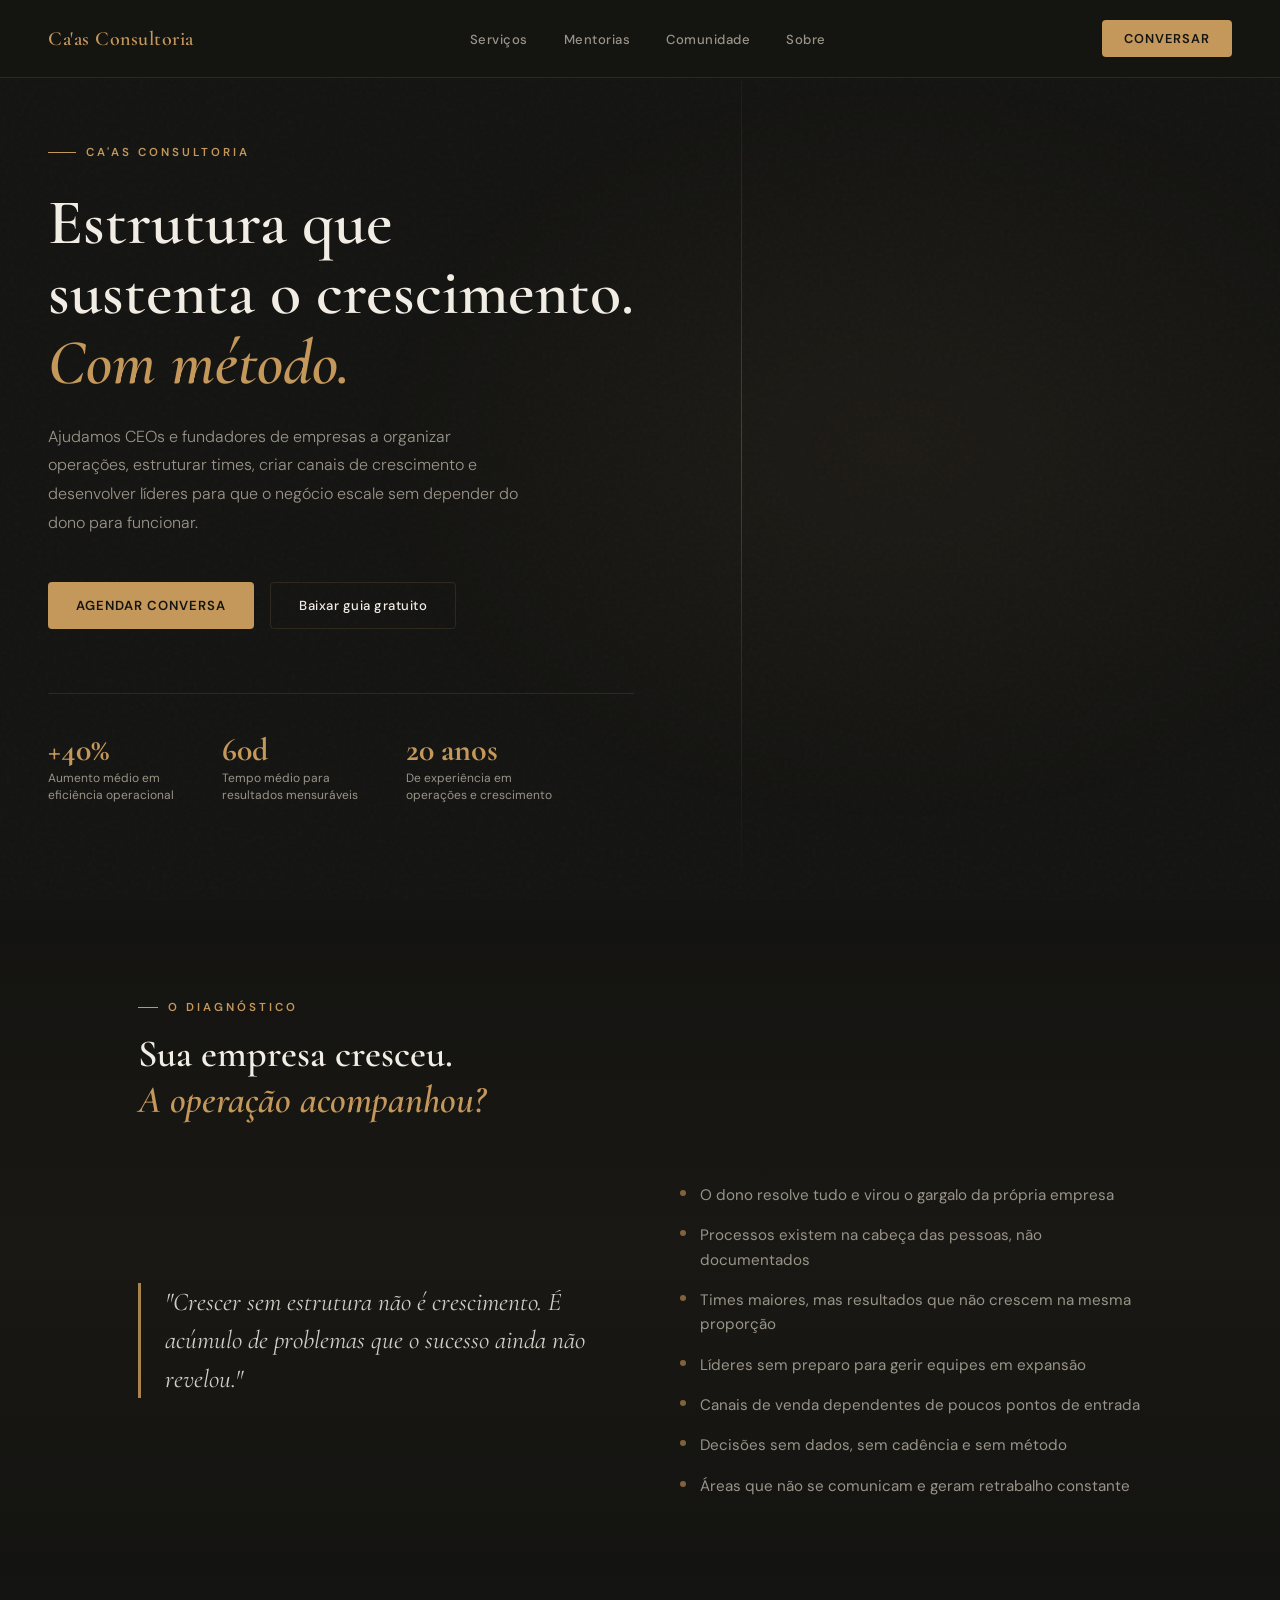
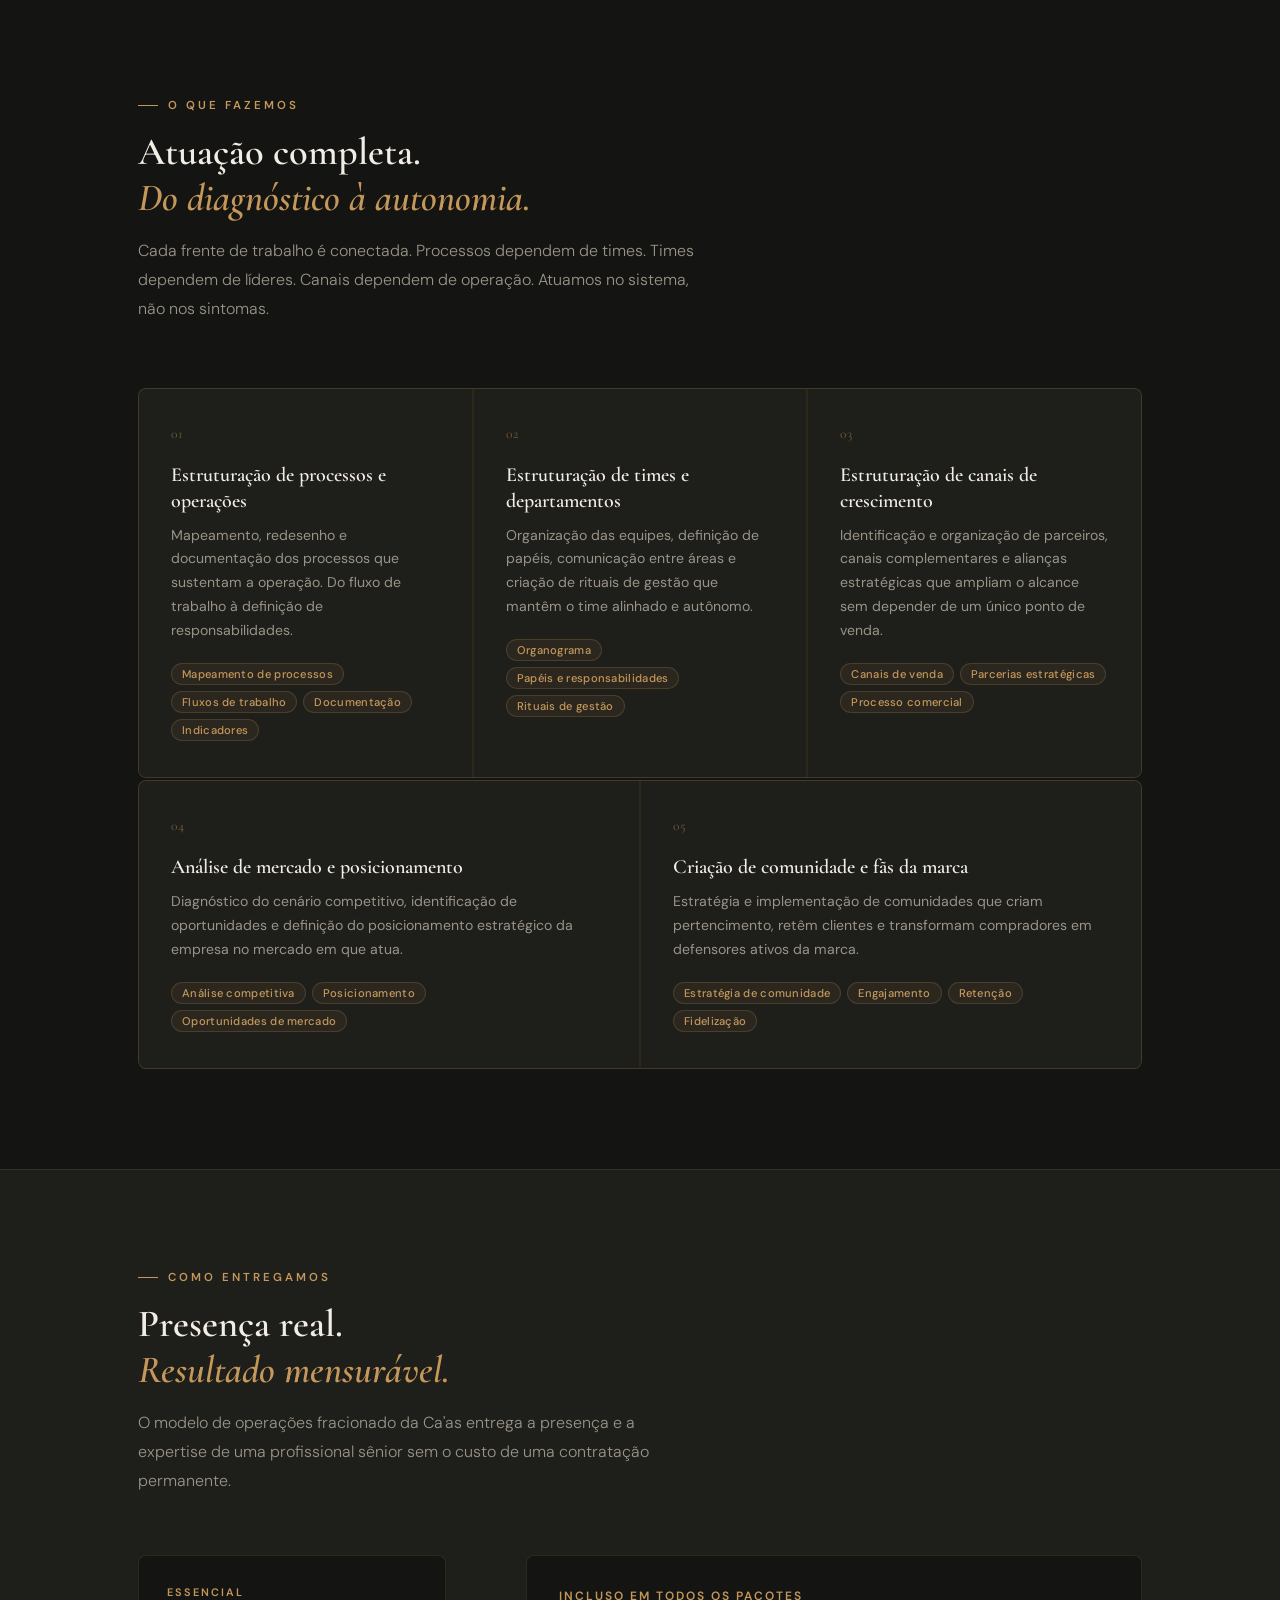
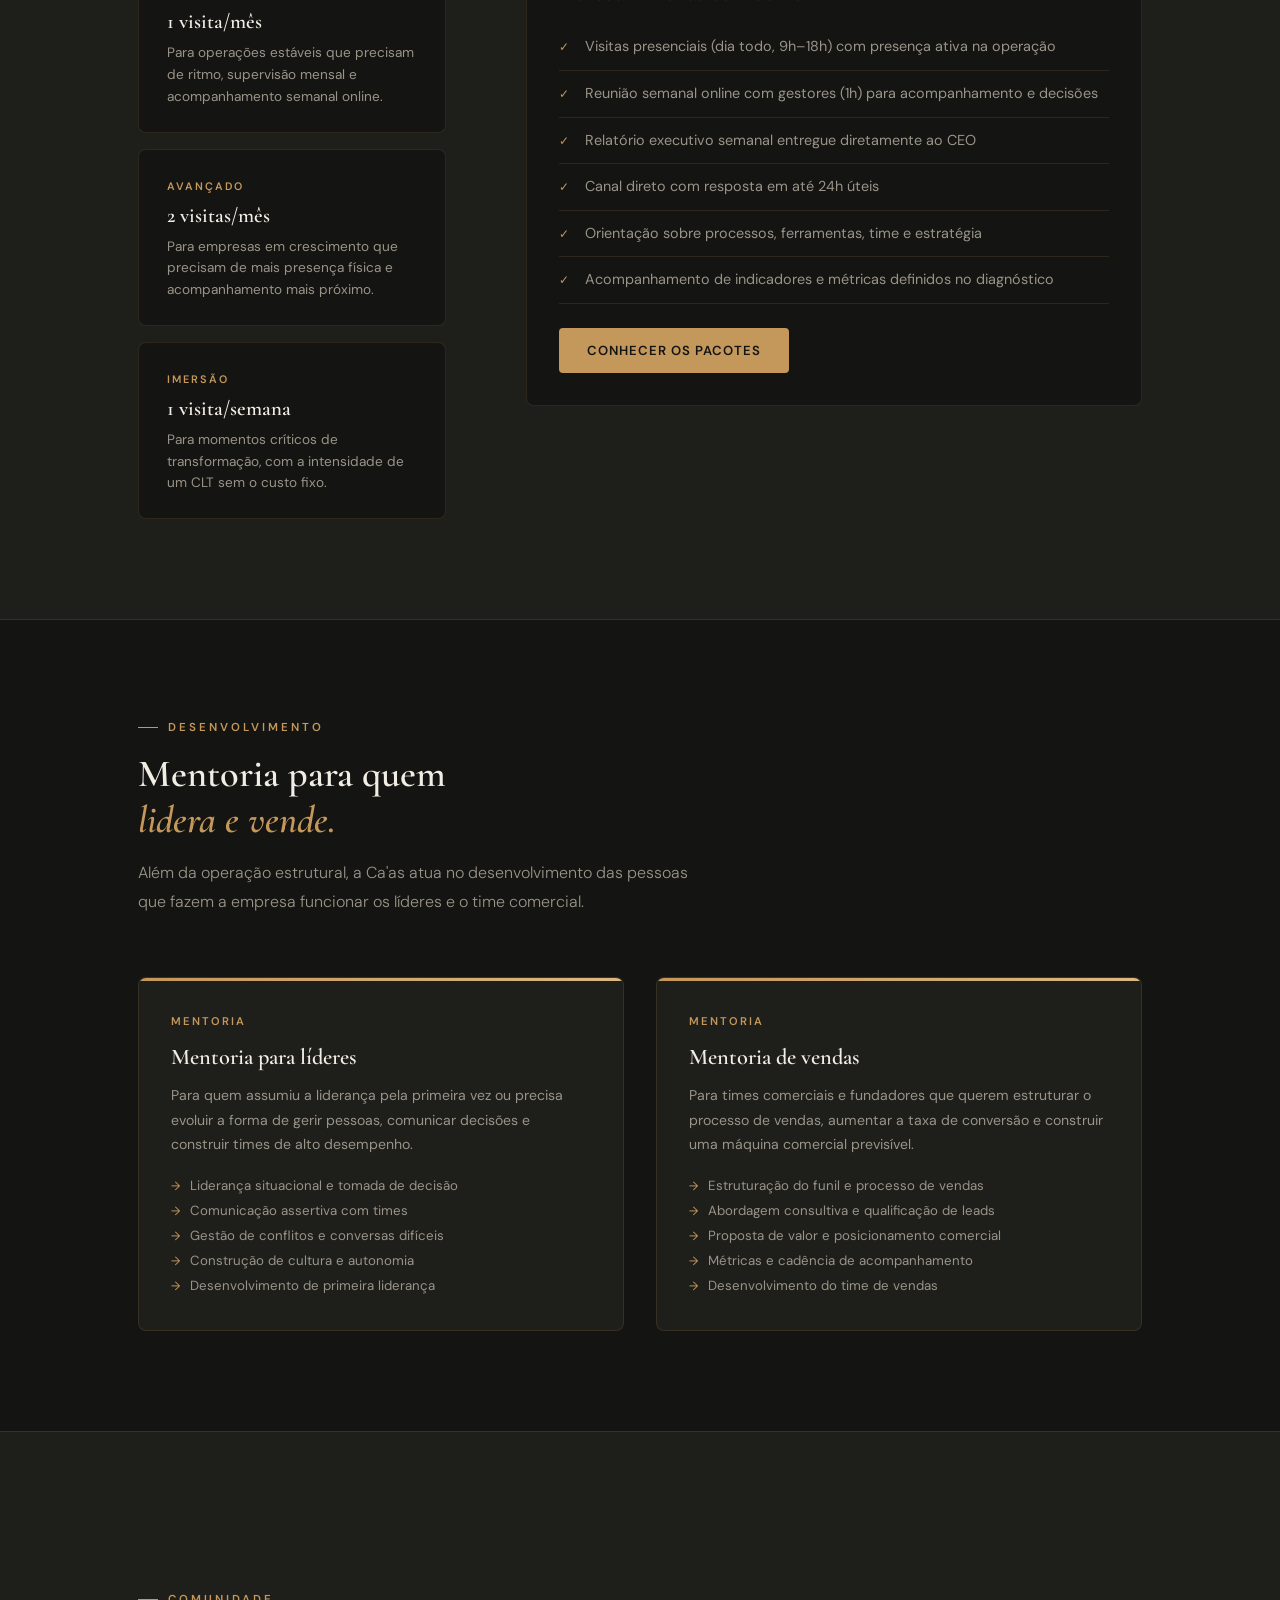
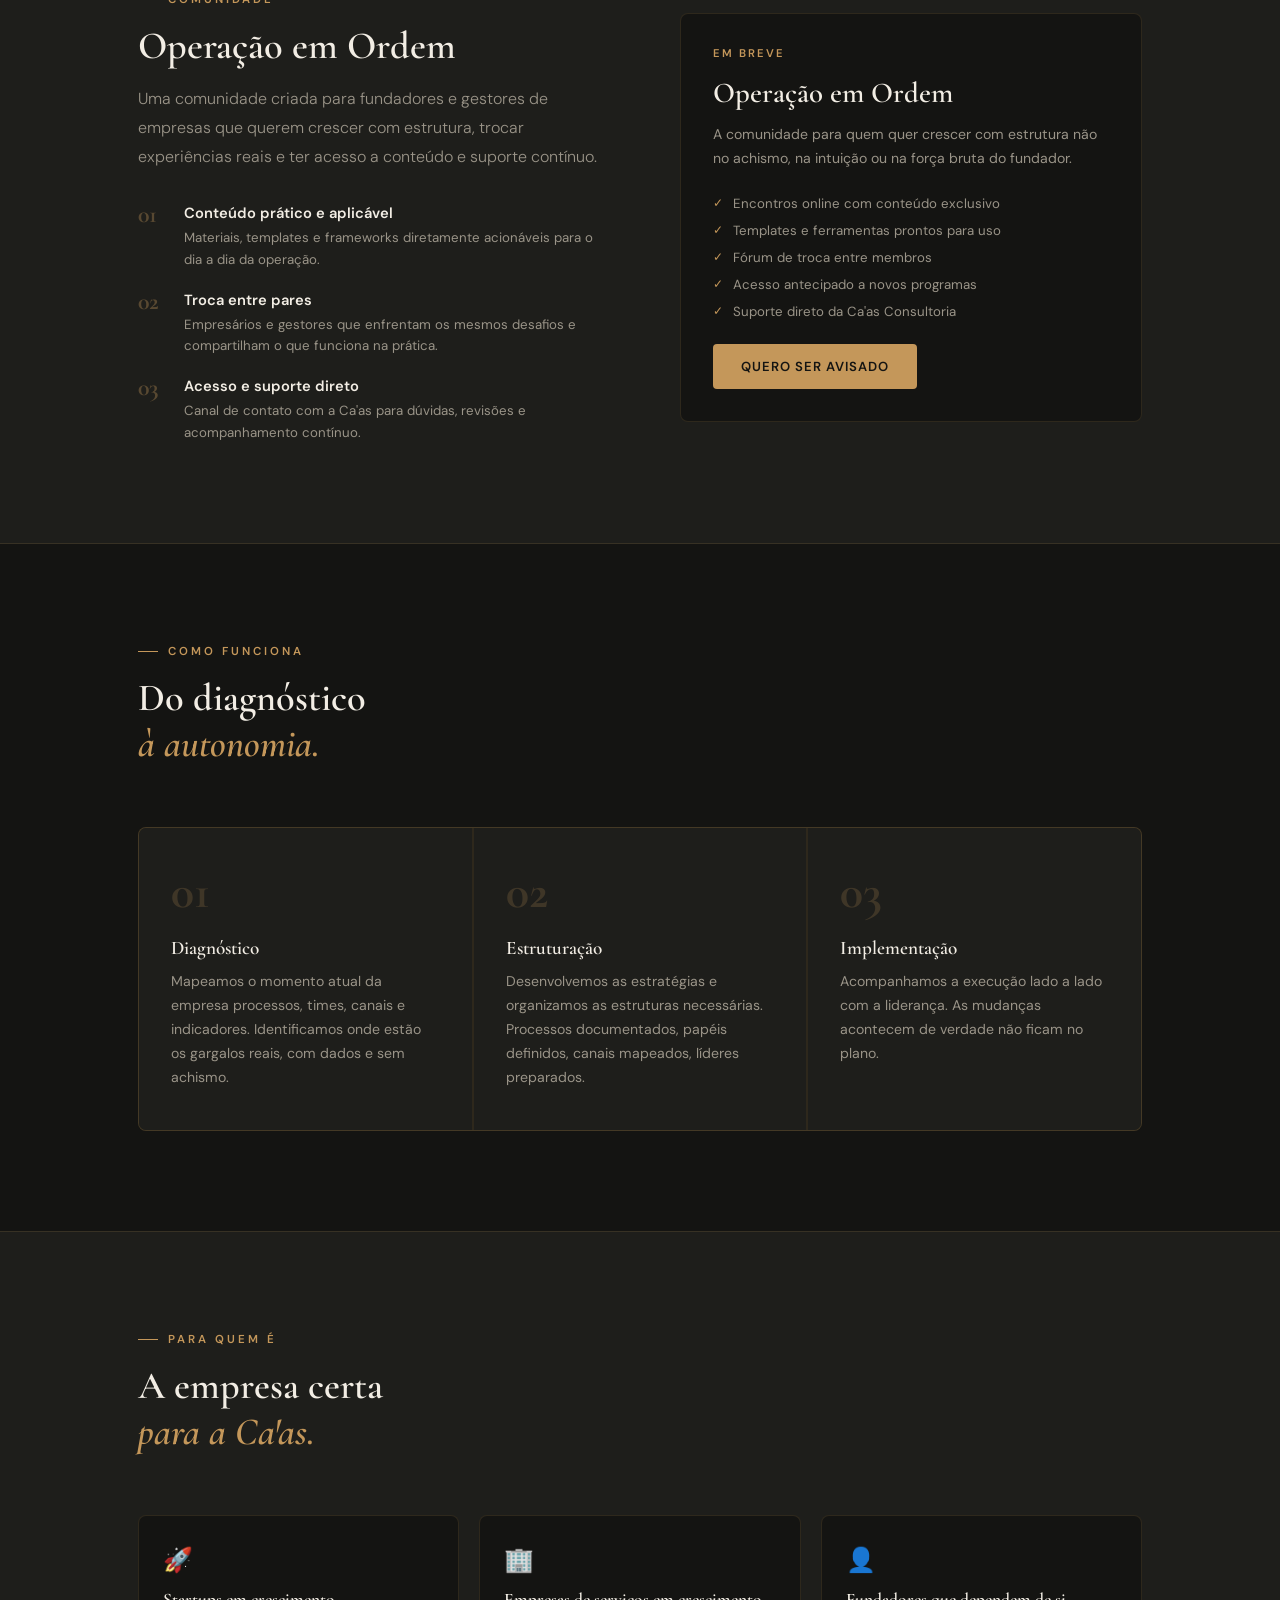
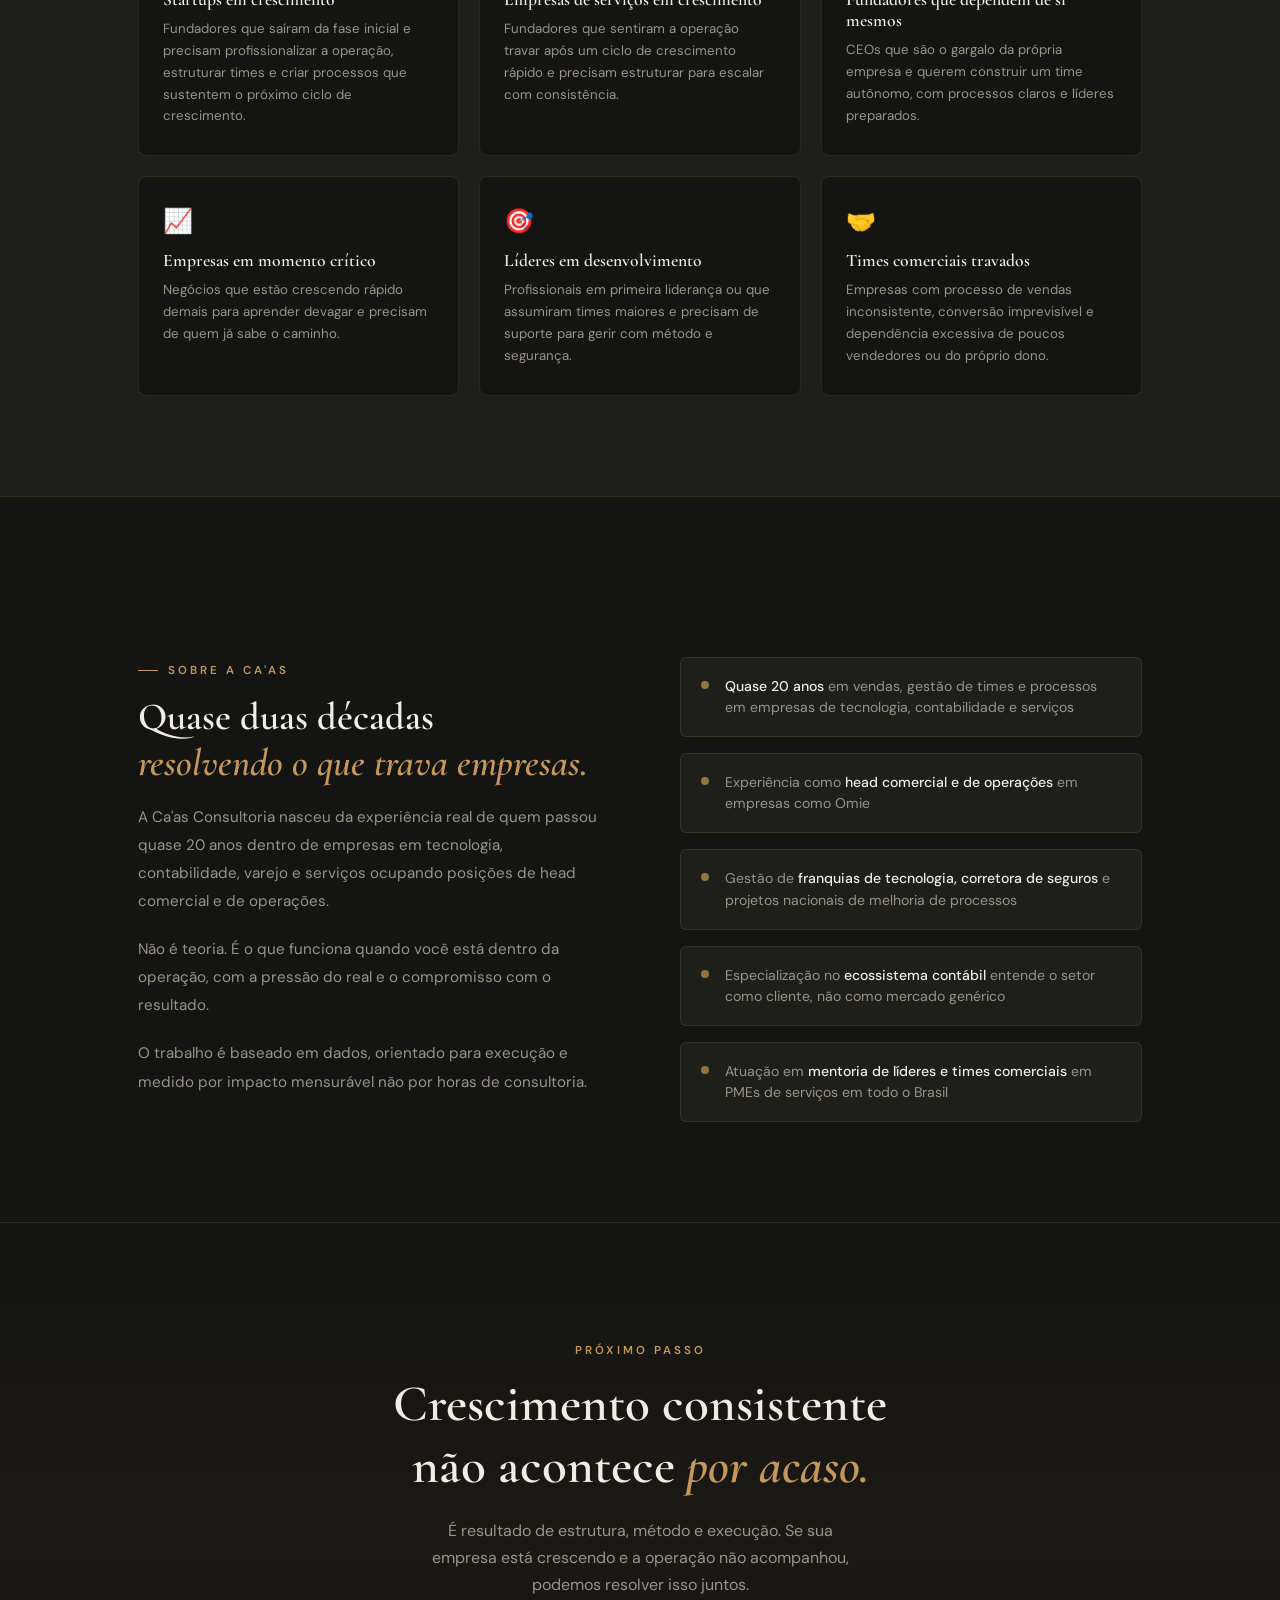
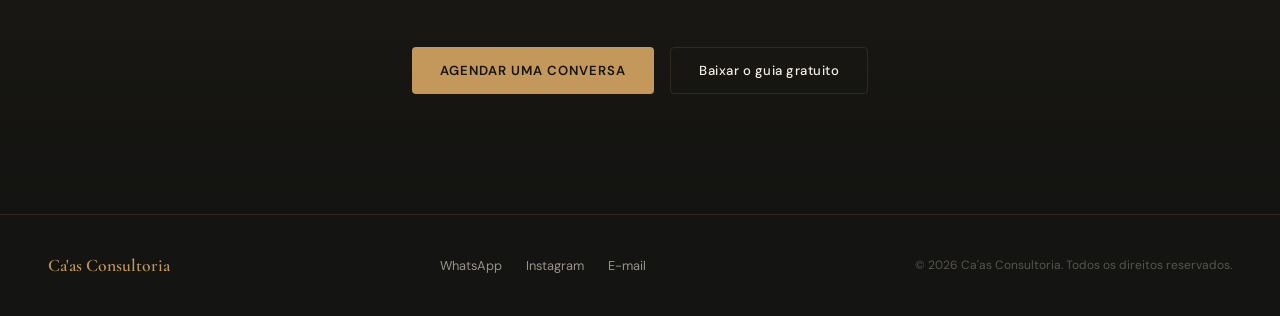
<file: index_novo.html>
<!DOCTYPE html>
<html lang="pt-BR">
<head>
  <meta charset="UTF-8">
  <meta name="viewport" content="width=device-width, initial-scale=1.0">
  <title>Ca'as Consultoria Estrutura, estratégia e crescimento</title>
  <meta name="description" content="Ajudamos CEOs e fundadores de empresas a estruturar operações, processos, times e canais de crescimento com método e resultado mensurável.">
  <link rel="preconnect" href="https://fonts.googleapis.com">
  <link rel="preconnect" href="https://fonts.gstatic.com" crossorigin>
  <link href="https://fonts.googleapis.com/css2?family=Cormorant+Garamond:ital,wght@0,400;0,500;0,600;0,700;1,400;1,600&family=DM+Sans:wght@300;400;500;600&display=swap" rel="stylesheet">

  <style>
    *, *::before, *::after { box-sizing: border-box; margin: 0; padding: 0; }

    :root {
      --dark:    #141412;
      --dark2:   #1E1E1B;
      --dark3:   #252521;
      --gold:    #C4975A;
      --gold2:   #DDB880;
      --cream:   #F2EDE4;
      --muted:   #9A9488;
      --border:  rgba(196,151,90,0.15);
    }

    html { scroll-behavior: smooth; }

    body {
      font-family: 'DM Sans', sans-serif;
      background: var(--dark);
      color: var(--cream);
      overflow-x: hidden;
    }

    /* ── NOISE OVERLAY ── */
    body::before {
      content: '';
      position: fixed;
      inset: 0;
      background-image: url("data:image/svg+xml,%3Csvg viewBox='0 0 256 256' xmlns='http://www.w3.org/2000/svg'%3E%3Cfilter id='noise'%3E%3CfeTurbulence type='fractalNoise' baseFrequency='0.9' numOctaves='4' stitchTiles='stitch'/%3E%3C/filter%3E%3Crect width='100%25' height='100%25' filter='url(%23noise)' opacity='0.04'/%3E%3C/svg%3E");
      pointer-events: none;
      z-index: 0;
      opacity: 0.6;
    }

    /* ── NAV ── */
    nav {
      position: fixed;
      top: 0; left: 0; right: 0;
      z-index: 100;
      display: flex;
      justify-content: space-between;
      align-items: center;
      padding: 20px 48px;
      background: rgba(20,20,18,0.85);
      backdrop-filter: blur(12px);
      border-bottom: 1px solid var(--border);
      transition: padding 0.3s;
    }

    .nav-brand {
      font-family: 'Cormorant Garamond', serif;
      font-size: 1.25rem;
      font-weight: 600;
      color: var(--gold);
      letter-spacing: 0.5px;
      text-decoration: none;
    }

    .nav-links {
      display: flex;
      gap: 36px;
      list-style: none;
    }

    .nav-links a {
      font-size: 0.82rem;
      font-weight: 500;
      color: var(--muted);
      text-decoration: none;
      letter-spacing: 0.5px;
      transition: color 0.2s;
    }

    .nav-links a:hover { color: var(--cream); }

    .nav-cta {
      font-size: 0.8rem;
      font-weight: 600;
      letter-spacing: 1px;
      text-transform: uppercase;
      color: var(--dark);
      background: var(--gold);
      padding: 10px 22px;
      border-radius: 4px;
      text-decoration: none;
      transition: background 0.2s;
    }

    .nav-cta:hover { background: var(--gold2); }

    @media (max-width: 768px) {
      nav { padding: 16px 20px; }
      .nav-links { display: none; }
    }

    /* ── HERO ── */
    .hero {
      min-height: 100vh;
      display: flex;
      align-items: center;
      padding: 120px 48px 80px;
      position: relative;
      overflow: hidden;
    }

    .hero-bg {
      position: absolute;
      inset: 0;
      background: radial-gradient(ellipse 60% 60% at 70% 50%, rgba(196,151,90,0.06) 0%, transparent 70%);
    }

    .hero-line {
      position: absolute;
      right: 0;
      top: 0;
      bottom: 0;
      width: 1px;
      background: linear-gradient(to bottom, transparent, rgba(196,151,90,0.3), transparent);
      right: 42%;
    }

    .hero-content {
      max-width: 620px;
      position: relative;
      z-index: 1;
    }

    .hero-tag {
      display: inline-flex;
      align-items: center;
      gap: 10px;
      font-size: 0.72rem;
      font-weight: 600;
      letter-spacing: 3px;
      color: var(--gold);
      text-transform: uppercase;
      margin-bottom: 28px;
    }

    .hero-tag::before {
      content: '';
      display: block;
      width: 28px;
      height: 1px;
      background: var(--gold);
    }

    .hero-title {
      font-family: 'Cormorant Garamond', serif;
      font-size: clamp(2.8rem, 5vw, 4.2rem);
      font-weight: 600;
      line-height: 1.1;
      color: var(--cream);
      margin-bottom: 24px;
    }

    .hero-title em {
      font-style: italic;
      color: var(--gold);
    }

    .hero-sub {
      font-size: 1rem;
      font-weight: 300;
      color: var(--muted);
      line-height: 1.8;
      margin-bottom: 44px;
      max-width: 480px;
    }

    .hero-actions {
      display: flex;
      gap: 16px;
      flex-wrap: wrap;
    }

    .btn-primary {
      display: inline-flex;
      align-items: center;
      gap: 8px;
      background: var(--gold);
      color: var(--dark);
      font-family: 'DM Sans', sans-serif;
      font-size: 0.82rem;
      font-weight: 600;
      letter-spacing: 1px;
      text-transform: uppercase;
      padding: 14px 28px;
      border-radius: 4px;
      text-decoration: none;
      transition: background 0.2s, transform 0.15s;
    }

    .btn-primary:hover { background: var(--gold2); transform: translateY(-1px); }

    .btn-secondary {
      display: inline-flex;
      align-items: center;
      gap: 8px;
      background: transparent;
      color: var(--cream);
      font-size: 0.82rem;
      font-weight: 500;
      letter-spacing: 0.5px;
      padding: 14px 28px;
      border: 1px solid var(--border);
      border-radius: 4px;
      text-decoration: none;
      transition: border-color 0.2s, color 0.2s;
    }

    .btn-secondary:hover { border-color: var(--gold); color: var(--gold); }

    .hero-stats {
      display: flex;
      gap: 48px;
      margin-top: 64px;
      padding-top: 40px;
      border-top: 1px solid var(--border);
    }

    .stat-num {
      font-family: 'Cormorant Garamond', serif;
      font-size: 2rem;
      font-weight: 700;
      color: var(--gold);
      line-height: 1;
      margin-bottom: 4px;
    }

    .stat-label {
      font-size: 0.75rem;
      color: var(--muted);
      line-height: 1.4;
    }

    /* ── SECTION BASE ── */
    section {
      position: relative;
      z-index: 1;
    }

    .container {
      max-width: 1100px;
      margin: 0 auto;
      padding: 0 48px;
    }

    @media (max-width: 768px) {
      .container { padding: 0 20px; }
      .hero { padding: 100px 20px 60px; }
      .hero-stats { gap: 28px; flex-wrap: wrap; }
    }

    .section-tag {
      font-size: 0.72rem;
      font-weight: 600;
      letter-spacing: 3px;
      color: var(--gold);
      text-transform: uppercase;
      margin-bottom: 16px;
      display: flex;
      align-items: center;
      gap: 10px;
    }

    .section-tag::before {
      content: '';
      display: block;
      width: 20px;
      height: 1px;
      background: var(--gold);
    }

    .section-title {
      font-family: 'Cormorant Garamond', serif;
      font-size: clamp(1.8rem, 3vw, 2.6rem);
      font-weight: 600;
      color: var(--cream);
      line-height: 1.2;
      margin-bottom: 16px;
    }

    .section-title em { font-style: italic; color: var(--gold); }

    .section-lead {
      font-size: 1rem;
      font-weight: 300;
      color: var(--muted);
      line-height: 1.8;
      max-width: 560px;
    }

    /* ── PROBLEMA ── */
    .problema {
      padding: 100px 0;
      background: linear-gradient(to bottom, transparent, rgba(196,151,90,0.03), transparent);
    }

    .problema-grid {
      display: grid;
      grid-template-columns: 1fr 1fr;
      gap: 80px;
      align-items: center;
      margin-top: 60px;
    }

    @media (max-width: 768px) { .problema-grid { grid-template-columns: 1fr; gap: 40px; } }

    .problema-quote {
      font-family: 'Cormorant Garamond', serif;
      font-size: 1.6rem;
      font-style: italic;
      color: var(--cream);
      line-height: 1.5;
      padding-left: 24px;
      border-left: 3px solid var(--gold);
      opacity: 0.85;
    }

    .problema-lista {
      list-style: none;
      display: flex;
      flex-direction: column;
      gap: 16px;
    }

    .problema-lista li {
      display: flex;
      align-items: flex-start;
      gap: 14px;
      font-size: 0.95rem;
      color: var(--muted);
      line-height: 1.6;
    }

    .problema-lista li::before {
      content: '';
      display: block;
      width: 6px;
      height: 6px;
      min-width: 6px;
      background: var(--gold);
      border-radius: 50%;
      margin-top: 7px;
      opacity: 0.6;
    }

    /* ── SERVICOS ── */
    .servicos {
      padding: 100px 0;
    }

    .servicos-header {
      margin-bottom: 64px;
    }

    .servicos-grid {
      display: grid;
      grid-template-columns: repeat(3, 1fr);
      gap: 2px;
      background: var(--border);
      border: 1px solid var(--border);
      border-radius: 8px;
      overflow: hidden;
      margin-bottom: 2px;
    }

    .servicos-grid-2 {
      display: grid;
      grid-template-columns: repeat(2, 1fr);
      gap: 2px;
      background: var(--border);
      border: 1px solid var(--border);
      border-radius: 8px;
      overflow: hidden;
    }

    @media (max-width: 768px) {
      .servicos-grid { grid-template-columns: 1fr; }
      .servicos-grid-2 { grid-template-columns: 1fr; }
    }

    .servico-card {
      background: var(--dark2);
      padding: 36px 32px;
      transition: background 0.2s;
      cursor: default;
    }

    .servico-card:hover { background: var(--dark3); }

    .servico-num {
      font-family: 'Cormorant Garamond', serif;
      font-size: 0.85rem;
      color: var(--gold);
      opacity: 0.5;
      margin-bottom: 20px;
      letter-spacing: 1px;
    }

    .servico-icon {
      width: 36px;
      height: 36px;
      margin-bottom: 18px;
      opacity: 0.7;
    }

    .servico-name {
      font-family: 'Cormorant Garamond', serif;
      font-size: 1.25rem;
      font-weight: 600;
      color: var(--cream);
      margin-bottom: 10px;
      line-height: 1.3;
    }

    .servico-desc {
      font-size: 0.88rem;
      color: var(--muted);
      line-height: 1.7;
      margin-bottom: 20px;
    }

    .servico-tags {
      display: flex;
      flex-wrap: wrap;
      gap: 6px;
    }

    .servico-tag {
      font-size: 0.7rem;
      font-weight: 500;
      color: var(--gold);
      background: rgba(196,151,90,0.08);
      border: 1px solid rgba(196,151,90,0.2);
      padding: 3px 10px;
      border-radius: 20px;
      letter-spacing: 0.3px;
    }

    /* ── MODELO ── */
    .modelo {
      padding: 100px 0;
      background: var(--dark2);
      border-top: 1px solid var(--border);
      border-bottom: 1px solid var(--border);
    }

    .modelo-grid {
      display: grid;
      grid-template-columns: 1fr 2fr;
      gap: 80px;
      align-items: start;
      margin-top: 60px;
    }

    @media (max-width: 768px) { .modelo-grid { grid-template-columns: 1fr; gap: 40px; } }

    .pacotes {
      display: flex;
      flex-direction: column;
      gap: 16px;
    }

    .pacote {
      background: var(--dark);
      border: 1px solid var(--border);
      border-radius: 8px;
      padding: 24px 28px;
      transition: border-color 0.2s;
    }

    .pacote:hover { border-color: rgba(196,151,90,0.4); }

    .pacote-badge {
      display: inline-block;
      font-size: 0.68rem;
      font-weight: 600;
      letter-spacing: 2px;
      color: var(--gold);
      text-transform: uppercase;
      margin-bottom: 10px;
    }

    .pacote-name {
      font-family: 'Cormorant Garamond', serif;
      font-size: 1.3rem;
      font-weight: 600;
      color: var(--cream);
      margin-bottom: 8px;
    }

    .pacote-desc {
      font-size: 0.85rem;
      color: var(--muted);
      line-height: 1.6;
    }

    .inclusos {
      background: var(--dark);
      border: 1px solid var(--border);
      border-radius: 8px;
      padding: 32px;
    }

    .inclusos-title {
      font-size: 0.75rem;
      font-weight: 600;
      letter-spacing: 2px;
      color: var(--gold);
      text-transform: uppercase;
      margin-bottom: 20px;
    }

    .incluso-item {
      display: flex;
      align-items: flex-start;
      gap: 12px;
      padding: 12px 0;
      border-bottom: 1px solid var(--border);
      font-size: 0.9rem;
      color: var(--muted);
      line-height: 1.5;
    }

    .incluso-item:last-child { border-bottom: none; }

    .incluso-check {
      color: var(--gold);
      font-size: 0.75rem;
      margin-top: 2px;
      min-width: 14px;
    }

    /* ── MENTORIA ── */
    .mentoria {
      padding: 100px 0;
    }

    .mentoria-grid {
      display: grid;
      grid-template-columns: 1fr 1fr;
      gap: 32px;
      margin-top: 60px;
    }

    @media (max-width: 768px) { .mentoria-grid { grid-template-columns: 1fr; } }

    .mentoria-card {
      background: var(--dark2);
      border: 1px solid var(--border);
      border-radius: 8px;
      padding: 36px 32px;
      position: relative;
      overflow: hidden;
    }

    .mentoria-card::before {
      content: '';
      position: absolute;
      top: 0; left: 0; right: 0;
      height: 3px;
      background: linear-gradient(90deg, var(--gold), var(--gold2));
    }

    .mentoria-card-tag {
      font-size: 0.7rem;
      font-weight: 600;
      letter-spacing: 2px;
      color: var(--gold);
      text-transform: uppercase;
      margin-bottom: 14px;
    }

    .mentoria-card-title {
      font-family: 'Cormorant Garamond', serif;
      font-size: 1.4rem;
      font-weight: 600;
      color: var(--cream);
      margin-bottom: 12px;
      line-height: 1.3;
    }

    .mentoria-card-desc {
      font-size: 0.88rem;
      color: var(--muted);
      line-height: 1.75;
      margin-bottom: 20px;
    }

    .mentoria-lista {
      list-style: none;
      display: flex;
      flex-direction: column;
      gap: 8px;
    }

    .mentoria-lista li {
      font-size: 0.83rem;
      color: var(--muted);
      display: flex;
      gap: 10px;
      align-items: flex-start;
    }

    .mentoria-lista li::before {
      content: '→';
      color: var(--gold);
      font-size: 0.75rem;
      margin-top: 1px;
    }

    /* ── COMUNIDADE ── */
    .comunidade {
      padding: 100px 0;
      background: var(--dark2);
      border-top: 1px solid var(--border);
      border-bottom: 1px solid var(--border);
    }

    .comunidade-inner {
      display: grid;
      grid-template-columns: 1fr 1fr;
      gap: 80px;
      align-items: center;
      margin-top: 60px;
    }

    @media (max-width: 768px) { .comunidade-inner { grid-template-columns: 1fr; gap: 40px; } }

    .comunidade-text .section-lead { margin-bottom: 32px; }

    .comunidade-pilares {
      display: flex;
      flex-direction: column;
      gap: 20px;
    }

    .pilar {
      display: flex;
      gap: 18px;
      align-items: flex-start;
    }

    .pilar-num {
      font-family: 'Cormorant Garamond', serif;
      font-size: 1.5rem;
      font-weight: 700;
      color: var(--gold);
      opacity: 0.35;
      min-width: 28px;
      line-height: 1;
    }

    .pilar-title {
      font-size: 0.92rem;
      font-weight: 600;
      color: var(--cream);
      margin-bottom: 4px;
    }

    .pilar-desc {
      font-size: 0.83rem;
      color: var(--muted);
      line-height: 1.6;
    }

    .comunidade-badge {
      background: var(--dark);
      border: 1px solid var(--border);
      border-radius: 8px;
      padding: 32px;
    }

    .badge-tag {
      font-size: 0.7rem;
      font-weight: 600;
      letter-spacing: 2px;
      color: var(--gold);
      text-transform: uppercase;
      margin-bottom: 16px;
    }

    .badge-name {
      font-family: 'Cormorant Garamond', serif;
      font-size: 1.8rem;
      font-weight: 600;
      color: var(--cream);
      margin-bottom: 12px;
      line-height: 1.2;
    }

    .badge-desc {
      font-size: 0.88rem;
      color: var(--muted);
      line-height: 1.7;
      margin-bottom: 24px;
    }

    .badge-items {
      display: flex;
      flex-direction: column;
      gap: 10px;
    }

    .badge-item {
      display: flex;
      gap: 10px;
      font-size: 0.83rem;
      color: var(--muted);
    }

    .badge-item::before {
      content: '✓';
      color: var(--gold);
      font-size: 0.75rem;
    }

    /* ── PROCESSO ── */
    .processo {
      padding: 100px 0;
    }

    .processo-steps {
      display: grid;
      grid-template-columns: repeat(3, 1fr);
      gap: 2px;
      background: var(--border);
      border: 1px solid var(--border);
      border-radius: 8px;
      overflow: hidden;
      margin-top: 60px;
    }

    @media (max-width: 768px) { .processo-steps { grid-template-columns: 1fr; } }

    .step {
      background: var(--dark2);
      padding: 40px 32px;
    }

    .step-num {
      font-family: 'Cormorant Garamond', serif;
      font-size: 3rem;
      font-weight: 700;
      color: var(--gold);
      opacity: 0.2;
      line-height: 1;
      margin-bottom: 20px;
    }

    .step-title {
      font-family: 'Cormorant Garamond', serif;
      font-size: 1.2rem;
      font-weight: 600;
      color: var(--cream);
      margin-bottom: 10px;
    }

    .step-desc {
      font-size: 0.88rem;
      color: var(--muted);
      line-height: 1.7;
    }

    /* ── PARA QUEM ── */
    .para-quem {
      padding: 100px 0;
      background: var(--dark2);
      border-top: 1px solid var(--border);
    }

    .segmentos {
      display: grid;
      grid-template-columns: repeat(3, 1fr);
      gap: 20px;
      margin-top: 60px;
    }

    @media (max-width: 768px) { .segmentos { grid-template-columns: 1fr; } }

    .segmento {
      background: var(--dark);
      border: 1px solid var(--border);
      border-radius: 8px;
      padding: 28px 24px;
      transition: border-color 0.2s;
    }

    .segmento:hover { border-color: rgba(196,151,90,0.3); }

    .segmento-icon {
      font-size: 1.5rem;
      margin-bottom: 14px;
    }

    .segmento-title {
      font-family: 'Cormorant Garamond', serif;
      font-size: 1.1rem;
      font-weight: 600;
      color: var(--cream);
      margin-bottom: 8px;
    }

    .segmento-desc {
      font-size: 0.83rem;
      color: var(--muted);
      line-height: 1.65;
    }

    /* ── SOBRE ── */
    .sobre {
      padding: 100px 0;
      border-top: 1px solid var(--border);
    }

    .sobre-grid {
      display: grid;
      grid-template-columns: 1fr 1fr;
      gap: 80px;
      align-items: center;
      margin-top: 60px;
    }

    @media (max-width: 768px) { .sobre-grid { grid-template-columns: 1fr; gap: 40px; } }

    .sobre-text p {
      font-size: 0.95rem;
      color: var(--muted);
      line-height: 1.85;
      margin-bottom: 20px;
    }

    .sobre-text strong { color: var(--cream); font-weight: 500; }

    .sobre-credenciais {
      display: flex;
      flex-direction: column;
      gap: 16px;
    }

    .credencial {
      display: flex;
      gap: 16px;
      align-items: flex-start;
      padding: 18px 20px;
      background: var(--dark2);
      border: 1px solid var(--border);
      border-radius: 6px;
    }

    .credencial-dot {
      width: 8px;
      height: 8px;
      min-width: 8px;
      background: var(--gold);
      border-radius: 50%;
      margin-top: 5px;
      opacity: 0.7;
    }

    .credencial-text {
      font-size: 0.88rem;
      color: var(--muted);
      line-height: 1.5;
    }

    .credencial-text strong { color: var(--cream); font-weight: 500; }

    /* ── CTA FINAL ── */
    .cta-final {
      padding: 120px 0;
      text-align: center;
      background: linear-gradient(to bottom, transparent, rgba(196,151,90,0.04), transparent);
      border-top: 1px solid var(--border);
    }

    .cta-final .section-tag { justify-content: center; }
    .cta-final .section-tag::before { display: none; }

    .cta-title {
      font-family: 'Cormorant Garamond', serif;
      font-size: clamp(2rem, 4vw, 3.2rem);
      font-weight: 600;
      color: var(--cream);
      line-height: 1.2;
      margin-bottom: 20px;
    }

    .cta-title em { font-style: italic; color: var(--gold); }

    .cta-sub {
      font-size: 1rem;
      color: var(--muted);
      margin-bottom: 48px;
      max-width: 440px;
      margin-left: auto;
      margin-right: auto;
      line-height: 1.7;
    }

    .cta-actions {
      display: flex;
      justify-content: center;
      gap: 16px;
      flex-wrap: wrap;
    }

    /* ── FOOTER ── */
    footer {
      border-top: 1px solid var(--border);
      padding: 40px 48px;
      display: flex;
      justify-content: space-between;
      align-items: center;
      flex-wrap: wrap;
      gap: 20px;
    }

    @media (max-width: 768px) { footer { padding: 32px 20px; flex-direction: column; text-align: center; } }

    .footer-brand {
      font-family: 'Cormorant Garamond', serif;
      font-size: 1.1rem;
      color: var(--gold);
      font-weight: 600;
    }

    .footer-links {
      display: flex;
      gap: 24px;
    }

    .footer-links a {
      font-size: 0.8rem;
      color: var(--muted);
      text-decoration: none;
      transition: color 0.2s;
    }

    .footer-links a:hover { color: var(--gold); }

    .footer-copy {
      font-size: 0.75rem;
      color: var(--muted);
      opacity: 0.5;
    }

    /* ── ANIMATIONS ── */
    @keyframes fadeUp {
      from { opacity: 0; transform: translateY(24px); }
      to { opacity: 1; transform: translateY(0); }
    }

    .hero-tag { animation: fadeUp 0.6s ease forwards; }
    .hero-title { animation: fadeUp 0.6s 0.1s ease both; }
    .hero-sub { animation: fadeUp 0.6s 0.2s ease both; }
    .hero-actions { animation: fadeUp 0.6s 0.3s ease both; }
    .hero-stats { animation: fadeUp 0.6s 0.4s ease both; }

    /* Scroll fade in */
    .fade-in {
      opacity: 0;
      transform: translateY(20px);
      transition: opacity 0.6s ease, transform 0.6s ease;
    }

    .fade-in.visible {
      opacity: 1;
      transform: translateY(0);
    }
  </style>
</head>
<body>

<!-- NAV -->
<nav>
  <a href="#" class="nav-brand">Ca'as Consultoria</a>
  <ul class="nav-links">
    <li><a href="#servicos">Serviços</a></li>
    <li><a href="#mentoria">Mentorias</a></li>
    <li><a href="#comunidade">Comunidade</a></li>
    <li><a href="#sobre">Sobre</a></li>
  </ul>
  <a href="https://wa.me/5511971699576" class="nav-cta">Conversar</a>
</nav>

<!-- HERO -->
<section class="hero">
  <div class="hero-bg"></div>
  <div class="hero-line"></div>
  <div class="hero-content">
    <div class="hero-tag">Ca'as Consultoria</div>
    <h1 class="hero-title">
      Estrutura que<br>sustenta o crescimento.<br><em>Com método.</em>
    </h1>
    <p class="hero-sub">
      Ajudamos CEOs e fundadores de empresas a organizar operações, estruturar times, criar canais de crescimento e desenvolver líderes para que o negócio escale sem depender do dono para funcionar.
    </p>
    <div class="hero-actions">
      <a href="https://wa.me/5511971699576" class="btn-primary">Agendar conversa</a>
      <a href="https://carolalves8520-afk.github.io/Ca-asLP/guia.html" class="btn-secondary">Baixar guia gratuito</a>
    </div>
    <div class="hero-stats">
      <div>
        <div class="stat-num">+40%</div>
        <div class="stat-label">Aumento médio em<br>eficiência operacional</div>
      </div>
      <div>
        <div class="stat-num">60d</div>
        <div class="stat-label">Tempo médio para<br>resultados mensuráveis</div>
      </div>
      <div>
        <div class="stat-num">20 anos</div>
        <div class="stat-label">De experiência em<br>operações e crescimento</div>
      </div>
    </div>
  </div>
</section>

<!-- PROBLEMA -->
<section class="problema" id="problema">
  <div class="container">
    <div class="fade-in">
      <div class="section-tag">O diagnóstico</div>
      <h2 class="section-title">Sua empresa cresceu.<br><em>A operação acompanhou?</em></h2>
    </div>
    <div class="problema-grid fade-in">
      <blockquote class="problema-quote">
        "Crescer sem estrutura não é crescimento. É acúmulo de problemas que o sucesso ainda não revelou."
      </blockquote>
      <ul class="problema-lista">
        <li>O dono resolve tudo e virou o gargalo da própria empresa</li>
        <li>Processos existem na cabeça das pessoas, não documentados</li>
        <li>Times maiores, mas resultados que não crescem na mesma proporção</li>
        <li>Líderes sem preparo para gerir equipes em expansão</li>
        <li>Canais de venda dependentes de poucos pontos de entrada</li>
        <li>Decisões sem dados, sem cadência e sem método</li>
        <li>Áreas que não se comunicam e geram retrabalho constante</li>
      </ul>
    </div>
  </div>
</section>

<!-- SERVIÇOS -->
<section class="servicos" id="servicos">
  <div class="container">
    <div class="servicos-header fade-in">
      <div class="section-tag">O que fazemos</div>
      <h2 class="section-title">Atuação completa.<br><em>Do diagnóstico à autonomia.</em></h2>
      <p class="section-lead">Cada frente de trabalho é conectada. Processos dependem de times. Times dependem de líderes. Canais dependem de operação. Atuamos no sistema, não nos sintomas.</p>
    </div>

    <div class="servicos-grid fade-in">
      <div class="servico-card">
        <div class="servico-num">01</div>
        <div class="servico-name">Estruturação de processos e operações</div>
        <p class="servico-desc">Mapeamento, redesenho e documentação dos processos que sustentam a operação. Do fluxo de trabalho à definição de responsabilidades.</p>
        <div class="servico-tags">
          <span class="servico-tag">Mapeamento de processos</span>
          <span class="servico-tag">Fluxos de trabalho</span>
          <span class="servico-tag">Documentação</span>
          <span class="servico-tag">Indicadores</span>
        </div>
      </div>

      <div class="servico-card">
        <div class="servico-num">02</div>
        <div class="servico-name">Estruturação de times e departamentos</div>
        <p class="servico-desc">Organização das equipes, definição de papéis, comunicação entre áreas e criação de rituais de gestão que mantêm o time alinhado e autônomo.</p>
        <div class="servico-tags">
          <span class="servico-tag">Organograma</span>
          <span class="servico-tag">Papéis e responsabilidades</span>
          <span class="servico-tag">Rituais de gestão</span>
        </div>
      </div>

      <div class="servico-card">
        <div class="servico-num">03</div>
        <div class="servico-name">Estruturação de canais de crescimento</div>
        <p class="servico-desc">Identificação e organização de parceiros, canais complementares e alianças estratégicas que ampliam o alcance sem depender de um único ponto de venda.</p>
        <div class="servico-tags">
          <span class="servico-tag">Canais de venda</span>
          <span class="servico-tag">Parcerias estratégicas</span>
          <span class="servico-tag">Processo comercial</span>
        </div>
      </div>
    </div>

    <div class="servicos-grid-2 fade-in" style="margin-top:2px;">
      <div class="servico-card">
        <div class="servico-num">04</div>
        <div class="servico-name">Análise de mercado e posicionamento</div>
        <p class="servico-desc">Diagnóstico do cenário competitivo, identificação de oportunidades e definição do posicionamento estratégico da empresa no mercado em que atua.</p>
        <div class="servico-tags">
          <span class="servico-tag">Análise competitiva</span>
          <span class="servico-tag">Posicionamento</span>
          <span class="servico-tag">Oportunidades de mercado</span>
        </div>
      </div>

      <div class="servico-card">
        <div class="servico-num">05</div>
        <div class="servico-name">Criação de comunidade e fãs da marca</div>
        <p class="servico-desc">Estratégia e implementação de comunidades que criam pertencimento, retêm clientes e transformam compradores em defensores ativos da marca.</p>
        <div class="servico-tags">
          <span class="servico-tag">Estratégia de comunidade</span>
          <span class="servico-tag">Engajamento</span>
          <span class="servico-tag">Retenção</span>
          <span class="servico-tag">Fidelização</span>
        </div>
      </div>
    </div>
  </div>
</section>

<!-- MODELO DE ENTREGA -->
<section class="modelo" id="modelo">
  <div class="container">
    <div class="fade-in">
      <div class="section-tag">Como entregamos</div>
      <h2 class="section-title">Presença real.<br><em>Resultado mensurável.</em></h2>
      <p class="section-lead">O modelo de operações fracionado da Ca'as entrega a presença e a expertise de uma profissional sênior sem o custo de uma contratação permanente.</p>
    </div>

    <div class="modelo-grid fade-in">
      <div class="pacotes">
        <div class="pacote">
          <div class="pacote-badge">Essencial</div>
          <div class="pacote-name">1 visita/mês</div>
          <p class="pacote-desc">Para operações estáveis que precisam de ritmo, supervisão mensal e acompanhamento semanal online.</p>
        </div>
        <div class="pacote">
          <div class="pacote-badge">Avançado</div>
          <div class="pacote-name">2 visitas/mês</div>
          <p class="pacote-desc">Para empresas em crescimento que precisam de mais presença física e acompanhamento mais próximo.</p>
        </div>
        <div class="pacote">
          <div class="pacote-badge">Imersão</div>
          <div class="pacote-name">1 visita/semana</div>
          <p class="pacote-desc">Para momentos críticos de transformação, com a intensidade de um CLT sem o custo fixo.</p>
        </div>
      </div>

      <div class="inclusos">
        <div class="inclusos-title">Incluso em todos os pacotes</div>
        <div class="incluso-item">
          <span class="incluso-check">✓</span>
          Visitas presenciais (dia todo, 9h–18h) com presença ativa na operação
        </div>
        <div class="incluso-item">
          <span class="incluso-check">✓</span>
          Reunião semanal online com gestores (1h) para acompanhamento e decisões
        </div>
        <div class="incluso-item">
          <span class="incluso-check">✓</span>
          Relatório executivo semanal entregue diretamente ao CEO
        </div>
        <div class="incluso-item">
          <span class="incluso-check">✓</span>
          Canal direto com resposta em até 24h úteis
        </div>
        <div class="incluso-item">
          <span class="incluso-check">✓</span>
          Orientação sobre processos, ferramentas, time e estratégia
        </div>
        <div class="incluso-item">
          <span class="incluso-check">✓</span>
          Acompanhamento de indicadores e métricas definidos no diagnóstico
        </div>
        <div style="margin-top:24px;">
          <a href="https://wa.me/5511971699576" class="btn-primary">Conhecer os pacotes</a>
        </div>
      </div>
    </div>
  </div>
</section>

<!-- MENTORIA -->
<section class="mentoria" id="mentoria">
  <div class="container">
    <div class="fade-in">
      <div class="section-tag">Desenvolvimento</div>
      <h2 class="section-title">Mentoria para quem<br><em>lidera e vende.</em></h2>
      <p class="section-lead">Além da operação estrutural, a Ca'as atua no desenvolvimento das pessoas que fazem a empresa funcionar os líderes e o time comercial.</p>
    </div>

    <div class="mentoria-grid fade-in">
      <div class="mentoria-card">
        <div class="mentoria-card-tag">Mentoria</div>
        <div class="mentoria-card-title">Mentoria para líderes</div>
        <p class="mentoria-card-desc">Para quem assumiu a liderança pela primeira vez ou precisa evoluir a forma de gerir pessoas, comunicar decisões e construir times de alto desempenho.</p>
        <ul class="mentoria-lista">
          <li>Liderança situacional e tomada de decisão</li>
          <li>Comunicação assertiva com times</li>
          <li>Gestão de conflitos e conversas difíceis</li>
          <li>Construção de cultura e autonomia</li>
          <li>Desenvolvimento de primeira liderança</li>
        </ul>
      </div>

      <div class="mentoria-card">
        <div class="mentoria-card-tag">Mentoria</div>
        <div class="mentoria-card-title">Mentoria de vendas</div>
        <p class="mentoria-card-desc">Para times comerciais e fundadores que querem estruturar o processo de vendas, aumentar a taxa de conversão e construir uma máquina comercial previsível.</p>
        <ul class="mentoria-lista">
          <li>Estruturação do funil e processo de vendas</li>
          <li>Abordagem consultiva e qualificação de leads</li>
          <li>Proposta de valor e posicionamento comercial</li>
          <li>Métricas e cadência de acompanhamento</li>
          <li>Desenvolvimento do time de vendas</li>
        </ul>
      </div>
    </div>
  </div>
</section>

<!-- COMUNIDADE -->
<section class="comunidade" id="comunidade">
  <div class="container">
    <div class="comunidade-inner">
      <div class="comunidade-text fade-in">
        <div class="section-tag">Comunidade</div>
        <h2 class="section-title">Operação em Ordem</h2>
        <p class="section-lead">Uma comunidade criada para fundadores e gestores de empresas que querem crescer com estrutura, trocar experiências reais e ter acesso a conteúdo e suporte contínuo.</p>
        <div class="comunidade-pilares">
          <div class="pilar">
            <div class="pilar-num">01</div>
            <div>
              <div class="pilar-title">Conteúdo prático e aplicável</div>
              <p class="pilar-desc">Materiais, templates e frameworks diretamente acionáveis para o dia a dia da operação.</p>
            </div>
          </div>
          <div class="pilar">
            <div class="pilar-num">02</div>
            <div>
              <div class="pilar-title">Troca entre pares</div>
              <p class="pilar-desc">Empresários e gestores que enfrentam os mesmos desafios e compartilham o que funciona na prática.</p>
            </div>
          </div>
          <div class="pilar">
            <div class="pilar-num">03</div>
            <div>
              <div class="pilar-title">Acesso e suporte direto</div>
              <p class="pilar-desc">Canal de contato com a Ca'as para dúvidas, revisões e acompanhamento contínuo.</p>
            </div>
          </div>
        </div>
      </div>

      <div class="comunidade-badge fade-in">
        <div class="badge-tag">Em breve</div>
        <div class="badge-name">Operação em Ordem</div>
        <p class="badge-desc">A comunidade para quem quer crescer com estrutura não no achismo, na intuição ou na força bruta do fundador.</p>
        <div class="badge-items">
          <div class="badge-item">Encontros online com conteúdo exclusivo</div>
          <div class="badge-item">Templates e ferramentas prontos para uso</div>
          <div class="badge-item">Fórum de troca entre membros</div>
          <div class="badge-item">Acesso antecipado a novos programas</div>
          <div class="badge-item">Suporte direto da Ca'as Consultoria</div>
        </div>
        <div style="margin-top:24px;">
          <a href="https://wa.me/5511971699576" class="btn-primary">Quero ser avisado</a>
        </div>
      </div>
    </div>
  </div>
</section>

<!-- PROCESSO -->
<section class="processo" id="processo">
  <div class="container">
    <div class="fade-in">
      <div class="section-tag">Como funciona</div>
      <h2 class="section-title">Do diagnóstico<br><em>à autonomia.</em></h2>
    </div>
    <div class="processo-steps fade-in">
      <div class="step">
        <div class="step-num">01</div>
        <div class="step-title">Diagnóstico</div>
        <p class="step-desc">Mapeamos o momento atual da empresa processos, times, canais e indicadores. Identificamos onde estão os gargalos reais, com dados e sem achismo.</p>
      </div>
      <div class="step">
        <div class="step-num">02</div>
        <div class="step-title">Estruturação</div>
        <p class="step-desc">Desenvolvemos as estratégias e organizamos as estruturas necessárias. Processos documentados, papéis definidos, canais mapeados, líderes preparados.</p>
      </div>
      <div class="step">
        <div class="step-num">03</div>
        <div class="step-title">Implementação</div>
        <p class="step-desc">Acompanhamos a execução lado a lado com a liderança. As mudanças acontecem de verdade não ficam no plano.</p>
      </div>
    </div>
  </div>
</section>

<!-- PARA QUEM -->
<section class="para-quem" id="para-quem">
  <div class="container">
    <div class="fade-in">
      <div class="section-tag">Para quem é</div>
      <h2 class="section-title">A empresa certa<br><em>para a Ca'as.</em></h2>
    </div>
    <div class="segmentos fade-in">
      <div class="segmento">
        <div class="segmento-icon">🚀</div>
        <div class="segmento-title">Startups em crescimento</div>
        <p class="segmento-desc">Fundadores que saíram da fase inicial e precisam profissionalizar a operação, estruturar times e criar processos que sustentem o próximo ciclo de crescimento.</p>
      </div>
      <div class="segmento">
        <div class="segmento-icon">🏢</div>
        <div class="segmento-title">Empresas de serviços em crescimento</div>
        <p class="segmento-desc">Fundadores que sentiram a operação travar após um ciclo de crescimento rápido e precisam estruturar para escalar com consistência.</p>
      </div>
      <div class="segmento">
        <div class="segmento-icon">👤</div>
        <div class="segmento-title">Fundadores que dependem de si mesmos</div>
        <p class="segmento-desc">CEOs que são o gargalo da própria empresa e querem construir um time autônomo, com processos claros e líderes preparados.</p>
      </div>
      <div class="segmento">
        <div class="segmento-icon">📈</div>
        <div class="segmento-title">Empresas em momento crítico</div>
        <p class="segmento-desc">Negócios que estão crescendo rápido demais para aprender devagar e precisam de quem já sabe o caminho.</p>
      </div>
      <div class="segmento">
        <div class="segmento-icon">🎯</div>
        <div class="segmento-title">Líderes em desenvolvimento</div>
        <p class="segmento-desc">Profissionais em primeira liderança ou que assumiram times maiores e precisam de suporte para gerir com método e segurança.</p>
      </div>
      <div class="segmento">
        <div class="segmento-icon">🤝</div>
        <div class="segmento-title">Times comerciais travados</div>
        <p class="segmento-desc">Empresas com processo de vendas inconsistente, conversão imprevisível e dependência excessiva de poucos vendedores ou do próprio dono.</p>
      </div>
    </div>
  </div>
</section>

<!-- SOBRE -->
<section class="sobre" id="sobre">
  <div class="container">
    <div class="sobre-grid">
      <div class="sobre-text fade-in">
        <div class="section-tag">Sobre a Ca'as</div>
        <h2 class="section-title">Quase duas décadas<br><em>resolvendo o que trava empresas.</em></h2>
        <p>A Ca'as Consultoria nasceu da experiência real de quem passou quase 20 anos dentro de empresas em tecnologia, contabilidade, varejo e serviços ocupando posições de head comercial e de operações.</p>
        <p>Não é teoria. É o que funciona quando você está dentro da operação, com a pressão do real e o compromisso com o resultado.</p>
        <p>O trabalho é baseado em dados, orientado para execução e medido por impacto mensurável não por horas de consultoria.</p>
      </div>
      <div class="sobre-credenciais fade-in">
        <div class="credencial">
          <div class="credencial-dot"></div>
          <div class="credencial-text"><strong>Quase 20 anos</strong> em vendas, gestão de times e processos em empresas de tecnologia, contabilidade e serviços</div>
        </div>
        <div class="credencial">
          <div class="credencial-dot"></div>
          <div class="credencial-text">Experiência como <strong>head comercial e de operações</strong> em empresas como Omie</div>
        </div>
        <div class="credencial">
          <div class="credencial-dot"></div>
          <div class="credencial-text">Gestão de <strong>franquias de tecnologia, corretora de seguros</strong> e projetos nacionais de melhoria de processos</div>
        </div>
        <div class="credencial">
          <div class="credencial-dot"></div>
          <div class="credencial-text">Especialização no <strong>ecossistema contábil</strong> entende o setor como cliente, não como mercado genérico</div>
        </div>
        <div class="credencial">
          <div class="credencial-dot"></div>
          <div class="credencial-text">Atuação em <strong>mentoria de líderes e times comerciais</strong> em PMEs de serviços em todo o Brasil</div>
        </div>
      </div>
    </div>
  </div>
</section>

<!-- CTA FINAL -->
<section class="cta-final">
  <div class="container">
    <div class="fade-in">
      <div class="section-tag">Próximo passo</div>
      <h2 class="cta-title">Crescimento consistente<br>não acontece <em>por acaso.</em></h2>
      <p class="cta-sub">É resultado de estrutura, método e execução. Se sua empresa está crescendo e a operação não acompanhou, podemos resolver isso juntos.</p>
      <div class="cta-actions">
        <a href="https://wa.me/5511971699576" class="btn-primary">Agendar uma conversa</a>
        <a href="https://carolalves8520-afk.github.io/Ca-asLP/guia.html" class="btn-secondary">Baixar o guia gratuito</a>
      </div>
    </div>
  </div>
</section>

<!-- FOOTER -->
<footer>
  <div class="footer-brand">Ca'as Consultoria</div>
  <div class="footer-links">
    <a href="https://wa.me/5511971699576">WhatsApp</a>
    <a href="https://www.instagram.com/carolalves28/">Instagram</a>
    <a href="mailto:caasconsultoriahoaas@gmail.com">E-mail</a>
  </div>
  <div class="footer-copy">© 2026 Ca'as Consultoria. Todos os direitos reservados.</div>
</footer>

<script>
  // Scroll fade in
  const observer = new IntersectionObserver((entries) => {
    entries.forEach(entry => {
      if (entry.isIntersecting) {
        entry.target.classList.add('visible');
      }
    });
  }, { threshold: 0.1 });

  document.querySelectorAll('.fade-in').forEach(el => observer.observe(el));

  // Nav scroll effect
  window.addEventListener('scroll', () => {
    const nav = document.querySelector('nav');
    if (window.scrollY > 60) {
      nav.style.padding = '14px 48px';
    } else {
      nav.style.padding = '20px 48px';
    }
  });
</script>

</body>
</html>
</file>
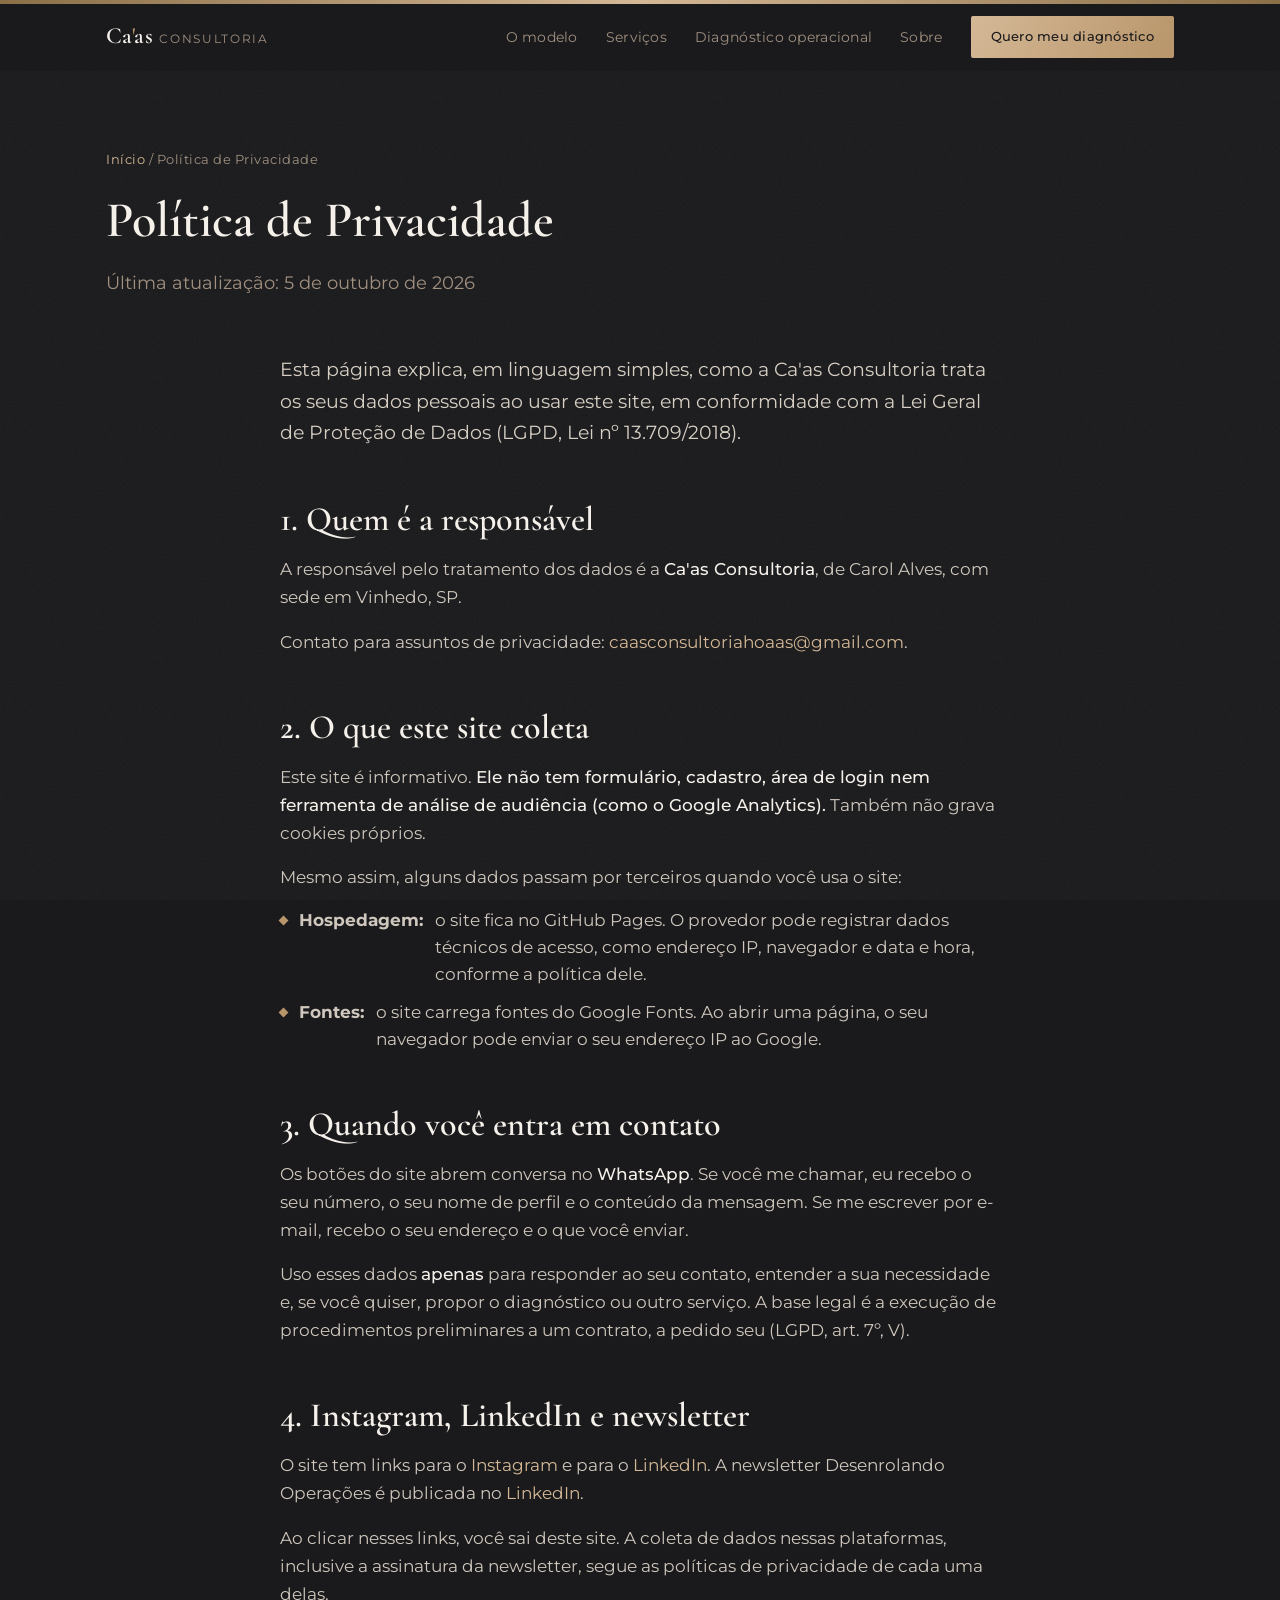
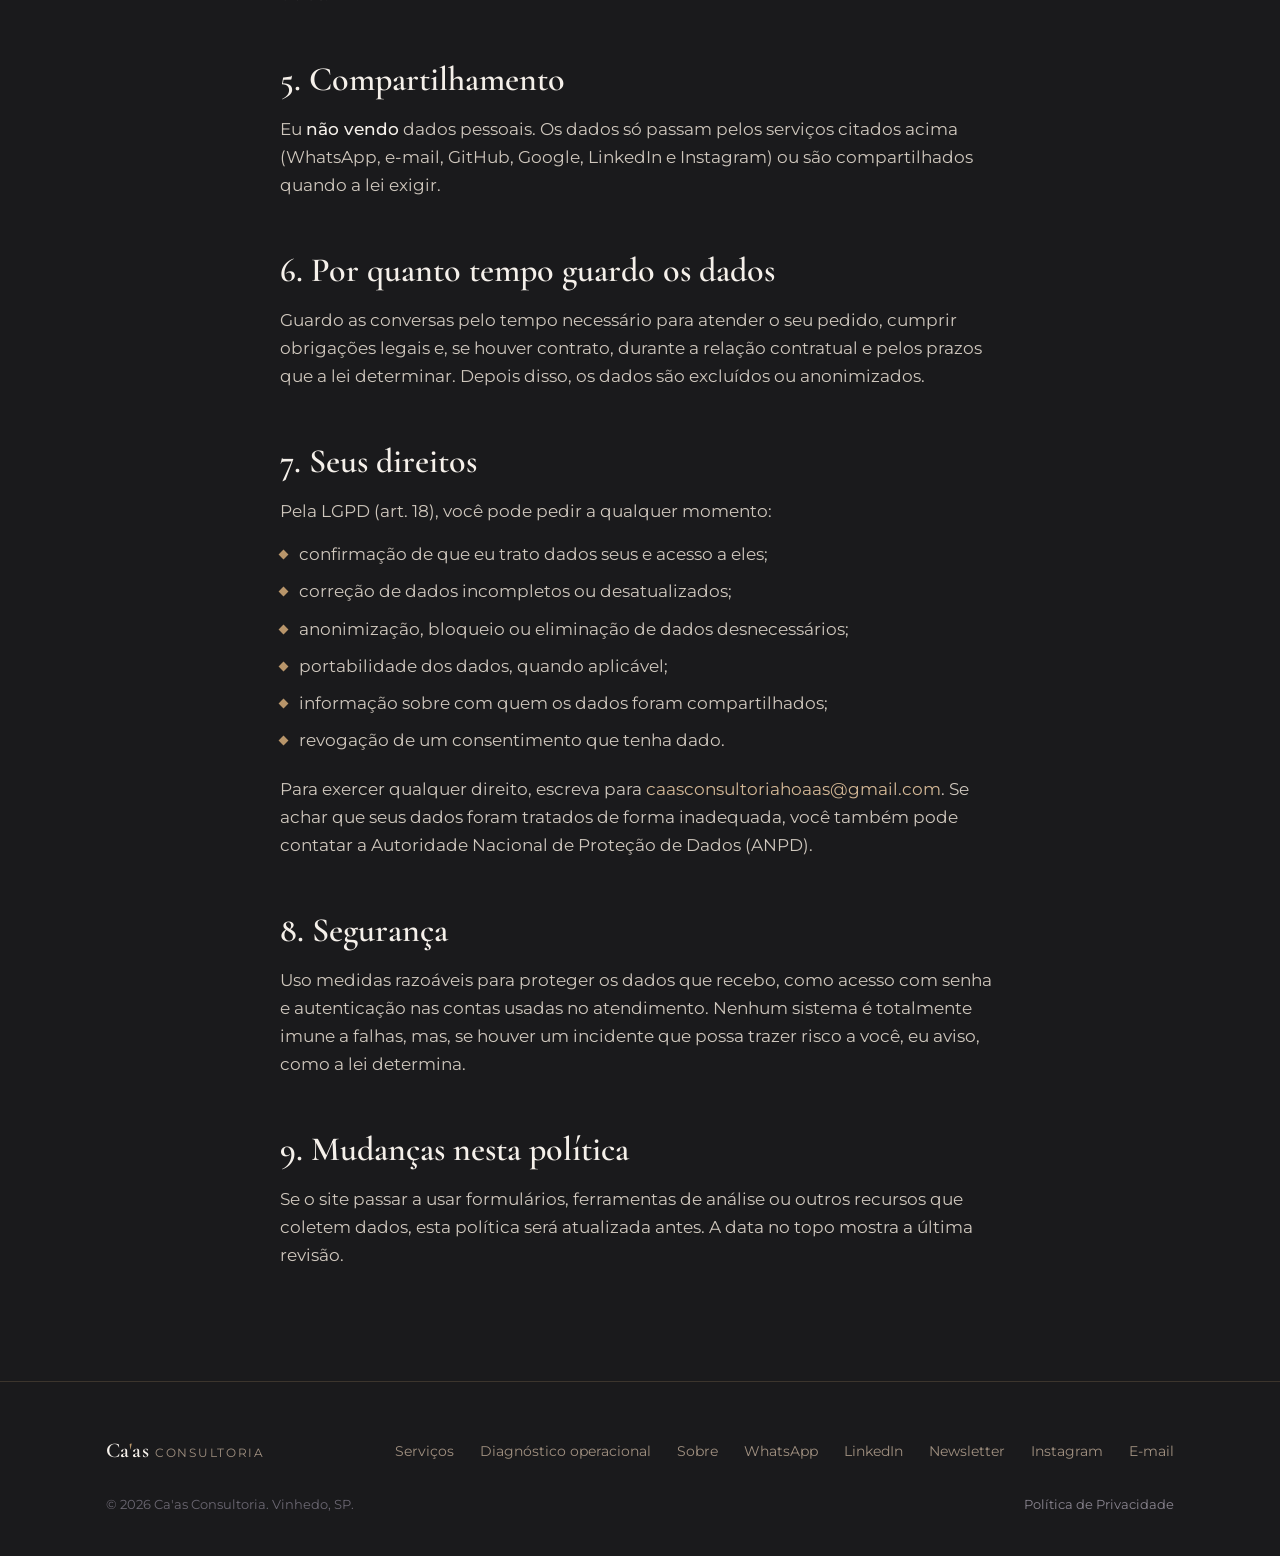
<file: privacidade.html>
<!DOCTYPE html>
<html lang="pt-BR">
<head>
<meta charset="UTF-8">
<meta name="viewport" content="width=device-width, initial-scale=1.0">
<title>Política de Privacidade | Ca'as Consultoria</title>
<meta name="description" content="Como a Ca'as Consultoria trata dados pessoais neste site, em conformidade com a LGPD: o que coleta, para quê, por quanto tempo e como exercer seus direitos.">
<meta property="og:title" content="Política de Privacidade | Ca'as Consultoria">
<meta property="og:description" content="Como a Ca'as Consultoria trata dados pessoais neste site, em conformidade com a LGPD: o que coleta, para quê, por quanto tempo e como exercer seus direitos.">
<meta property="og:type" content="website">
<meta property="og:locale" content="pt_BR">
<meta name="theme-color" content="#1A1A1C">
<script>document.documentElement.className+=' js'</script>
<link rel="preconnect" href="https://fonts.googleapis.com">
<link rel="preconnect" href="https://fonts.gstatic.com" crossorigin>
<link href="https://fonts.googleapis.com/css2?family=Cormorant+Garamond:ital,wght@0,500;0,600;0,700;1,500;1,600&family=Montserrat:wght@300;400;500;600&display=swap" rel="stylesheet">
<link rel="stylesheet" href="styles.css">
</head>
<body>
<a class="skip" href="#conteudo">Pular para o conteúdo</a>
<div class="goldbar"></div>

<header id="hdr">
  <div class="wrap nav">
    <a href="index.html" class="brand">Ca<i>'</i>as<small>Consultoria</small></a>
    <nav class="navlinks" id="menu" aria-label="Principal">
      <a href="index.html#modelo">O modelo</a>
      <a href="servicos.html">Serviços</a>
      <a href="diagnostico-operacional.html">Diagnóstico operacional</a>
      <a href="sobre.html">Sobre</a>
      <a class="btn btn-gold" href="https://wa.me/5511971699576?text=Oi%20Carol%2C%20quero%20saber%20sobre%20o%20diagn%C3%B3stico%20para%20a%20minha%20empresa." target="_blank" rel="noopener">Quero meu diagnóstico</a>
    </nav>
    <button class="menu-toggle" id="menubtn" aria-label="Abrir menu" aria-expanded="false" aria-controls="menu">&#9776;</button>
  </div>
</header>

<main id="conteudo">

<section class="page-hero" style="padding-bottom:36px">
  <div class="wrap">
    <p class="crumbs"><a href="index.html">Início</a> / Política de Privacidade</p>
    <h1 style="font-size:clamp(32px,4.6vw,50px)">Política de Privacidade</h1>
    <p class="lead">Última atualização: 5 de outubro de 2026</p>
  </div>
</section>

<section class="sec" style="padding-top:20px">
  <div class="wrap">
    <div class="article">
      <p class="intro">Esta página explica, em linguagem simples, como a Ca'as Consultoria trata os seus dados pessoais ao usar este site, em conformidade com a Lei Geral de Proteção de Dados (LGPD, Lei nº 13.709/2018).</p>

      <h2>1. Quem é a responsável</h2>
      <p>A responsável pelo tratamento dos dados é a <b>Ca'as Consultoria</b>, de Carol Alves, com sede em Vinhedo, SP.</p>
      <p>Contato para assuntos de privacidade: <a href="mailto:caasconsultoriahoaas@gmail.com" style="color:var(--gold-l)">caasconsultoriahoaas@gmail.com</a>.</p>

      <h2>2. O que este site coleta</h2>
      <p>Este site é informativo. <b>Ele não tem formulário, cadastro, área de login nem ferramenta de análise de audiência (como o Google Analytics).</b> Também não grava cookies próprios.</p>
      <p>Mesmo assim, alguns dados passam por terceiros quando você usa o site:</p>
      <ul>
        <li><b>Hospedagem:</b> o site fica no GitHub Pages. O provedor pode registrar dados técnicos de acesso, como endereço IP, navegador e data e hora, conforme a política dele.</li>
        <li><b>Fontes:</b> o site carrega fontes do Google Fonts. Ao abrir uma página, o seu navegador pode enviar o seu endereço IP ao Google.</li>
      </ul>

      <h2>3. Quando você entra em contato</h2>
      <p>Os botões do site abrem conversa no <b>WhatsApp</b>. Se você me chamar, eu recebo o seu número, o seu nome de perfil e o conteúdo da mensagem. Se me escrever por e-mail, recebo o seu endereço e o que você enviar.</p>
      <p>Uso esses dados <b>apenas</b> para responder ao seu contato, entender a sua necessidade e, se você quiser, propor o diagnóstico ou outro serviço. A base legal é a execução de procedimentos preliminares a um contrato, a pedido seu (LGPD, art. 7º, V).</p>

      <h2>4. Instagram, LinkedIn e newsletter</h2>
      <p>O site tem links para o <a href="https://instagram.com/carolalves28" target="_blank" rel="noopener" style="color:var(--gold-l)">Instagram</a> e para o <a href="https://www.linkedin.com/in/carolalves-79a48b86" target="_blank" rel="noopener" style="color:var(--gold-l)">LinkedIn</a>. A newsletter Desenrolando Operações é publicada no <a href="https://www.linkedin.com/newsletters/desenrolando-opera%C3%A7%C3%B5es-7438192048630837248/" target="_blank" rel="noopener" style="color:var(--gold-l)">LinkedIn</a>.</p>
      <p>Ao clicar nesses links, você sai deste site. A coleta de dados nessas plataformas, inclusive a assinatura da newsletter, segue as políticas de privacidade de cada uma delas.</p>

      <h2>5. Compartilhamento</h2>
      <p>Eu <b>não vendo</b> dados pessoais. Os dados só passam pelos serviços citados acima (WhatsApp, e-mail, GitHub, Google, LinkedIn e Instagram) ou são compartilhados quando a lei exigir.</p>

      <h2>6. Por quanto tempo guardo os dados</h2>
      <p>Guardo as conversas pelo tempo necessário para atender o seu pedido, cumprir obrigações legais e, se houver contrato, durante a relação contratual e pelos prazos que a lei determinar. Depois disso, os dados são excluídos ou anonimizados.</p>

      <h2>7. Seus direitos</h2>
      <p>Pela LGPD (art. 18), você pode pedir a qualquer momento:</p>
      <ul>
        <li>confirmação de que eu trato dados seus e acesso a eles;</li>
        <li>correção de dados incompletos ou desatualizados;</li>
        <li>anonimização, bloqueio ou eliminação de dados desnecessários;</li>
        <li>portabilidade dos dados, quando aplicável;</li>
        <li>informação sobre com quem os dados foram compartilhados;</li>
        <li>revogação de um consentimento que tenha dado.</li>
      </ul>
      <p>Para exercer qualquer direito, escreva para <a href="mailto:caasconsultoriahoaas@gmail.com" style="color:var(--gold-l)">caasconsultoriahoaas@gmail.com</a>. Se achar que seus dados foram tratados de forma inadequada, você também pode contatar a Autoridade Nacional de Proteção de Dados (ANPD).</p>

      <h2>8. Segurança</h2>
      <p>Uso medidas razoáveis para proteger os dados que recebo, como acesso com senha e autenticação nas contas usadas no atendimento. Nenhum sistema é totalmente imune a falhas, mas, se houver um incidente que possa trazer risco a você, eu aviso, como a lei determina.</p>

      <h2>9. Mudanças nesta política</h2>
      <p>Se o site passar a usar formulários, ferramentas de análise ou outros recursos que coletem dados, esta política será atualizada antes. A data no topo mostra a última revisão.</p>
    </div>
  </div>
</section>

</main>

<footer>
  <div class="wrap">
    <div class="foot">
      <a href="index.html" class="brand">Ca<i>'</i>as<small>Consultoria</small></a>
      <div class="footlinks">
        <a href="servicos.html">Serviços</a>
        <a href="diagnostico-operacional.html">Diagnóstico operacional</a>
        <a href="sobre.html">Sobre</a>
        <a href="https://wa.me/5511971699576?text=Oi%20Carol%2C%20quero%20saber%20sobre%20o%20diagn%C3%B3stico%20para%20a%20minha%20empresa." target="_blank" rel="noopener">WhatsApp</a>
        <a href="https://www.linkedin.com/in/carolalves-79a48b86" target="_blank" rel="noopener">LinkedIn</a>
        <a href="https://www.linkedin.com/newsletters/desenrolando-opera%C3%A7%C3%B5es-7438192048630837248/" target="_blank" rel="noopener">Newsletter</a>
        <a href="https://instagram.com/carolalves28" target="_blank" rel="noopener">Instagram</a>
        <a href="mailto:caasconsultoriahoaas@gmail.com">E-mail</a>
      </div>
    </div>
    <div class="foot-legal">
      <span>&copy; 2026 Ca'as Consultoria. Vinhedo, SP.</span>
            <a href="privacidade.html">Política de Privacidade</a>
    </div>
  </div>
</footer>

<script src="site.js"></script>
</body>
</html>
</file>
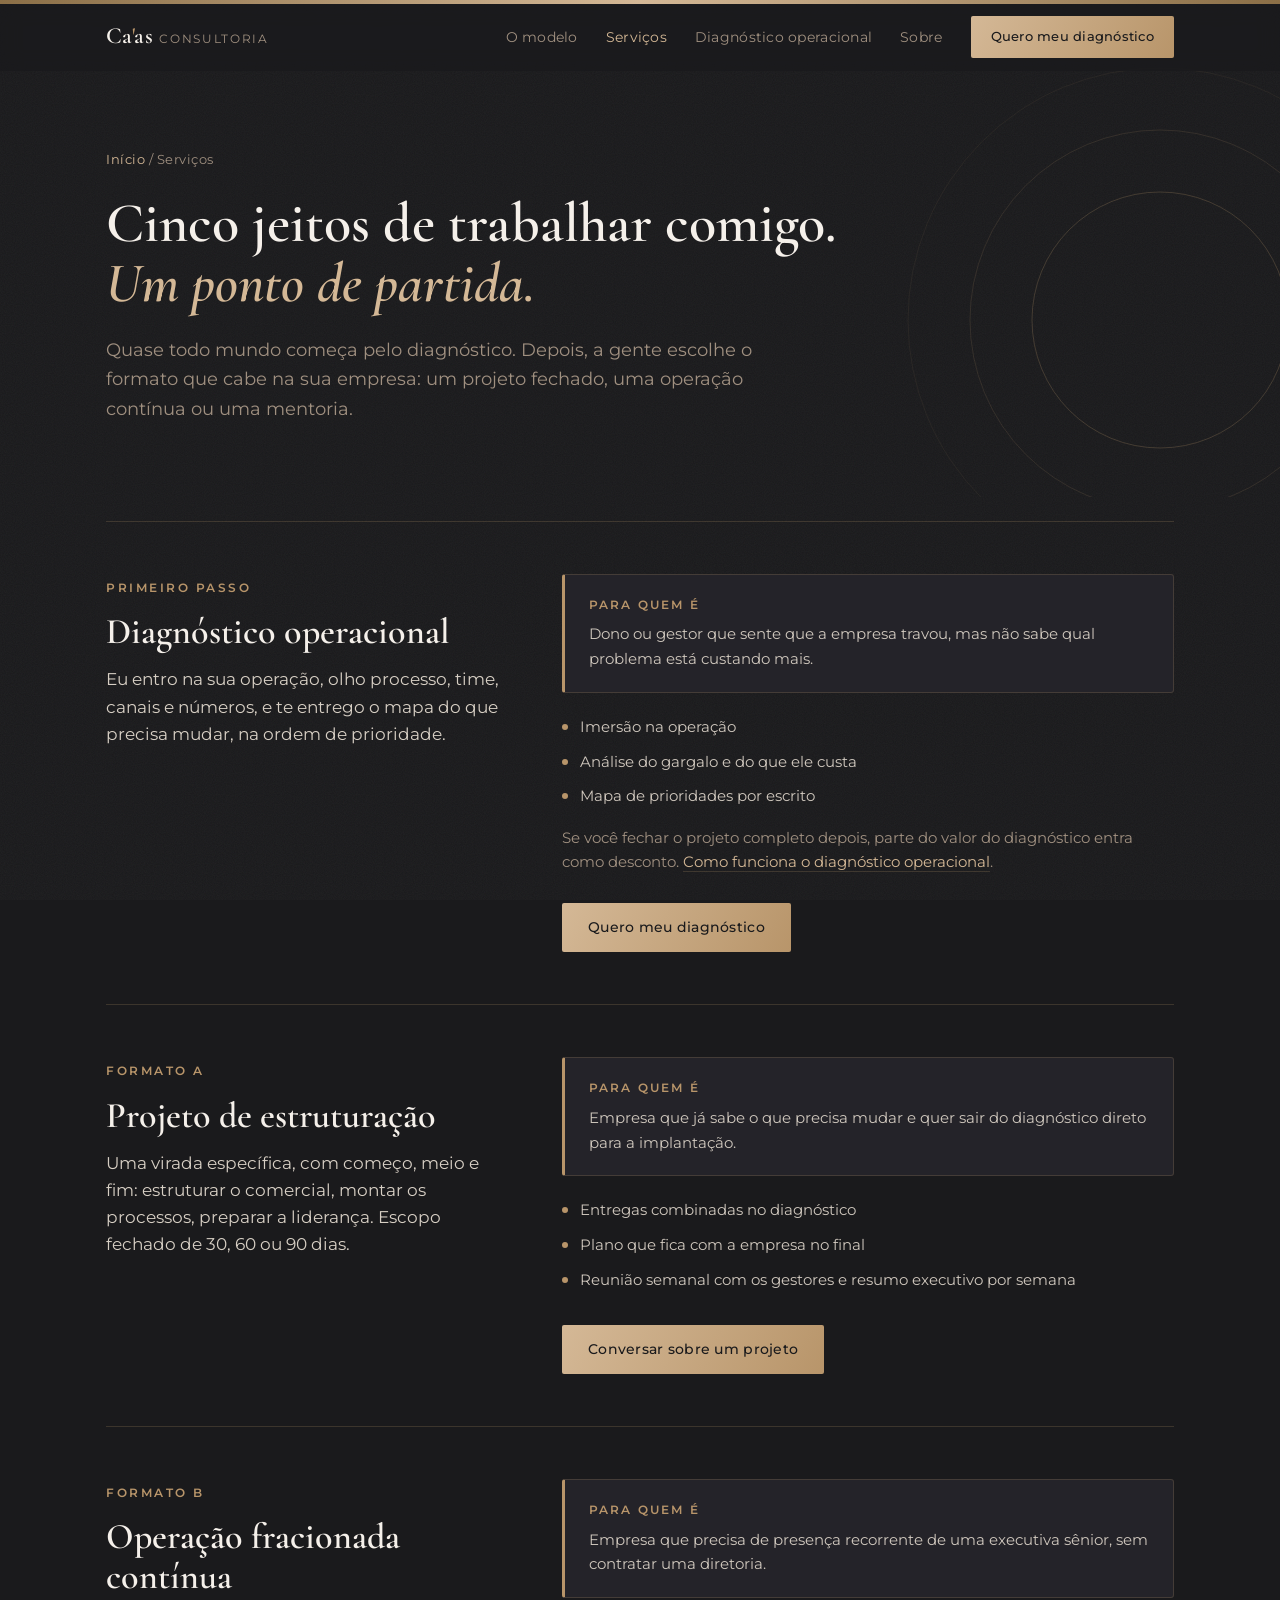
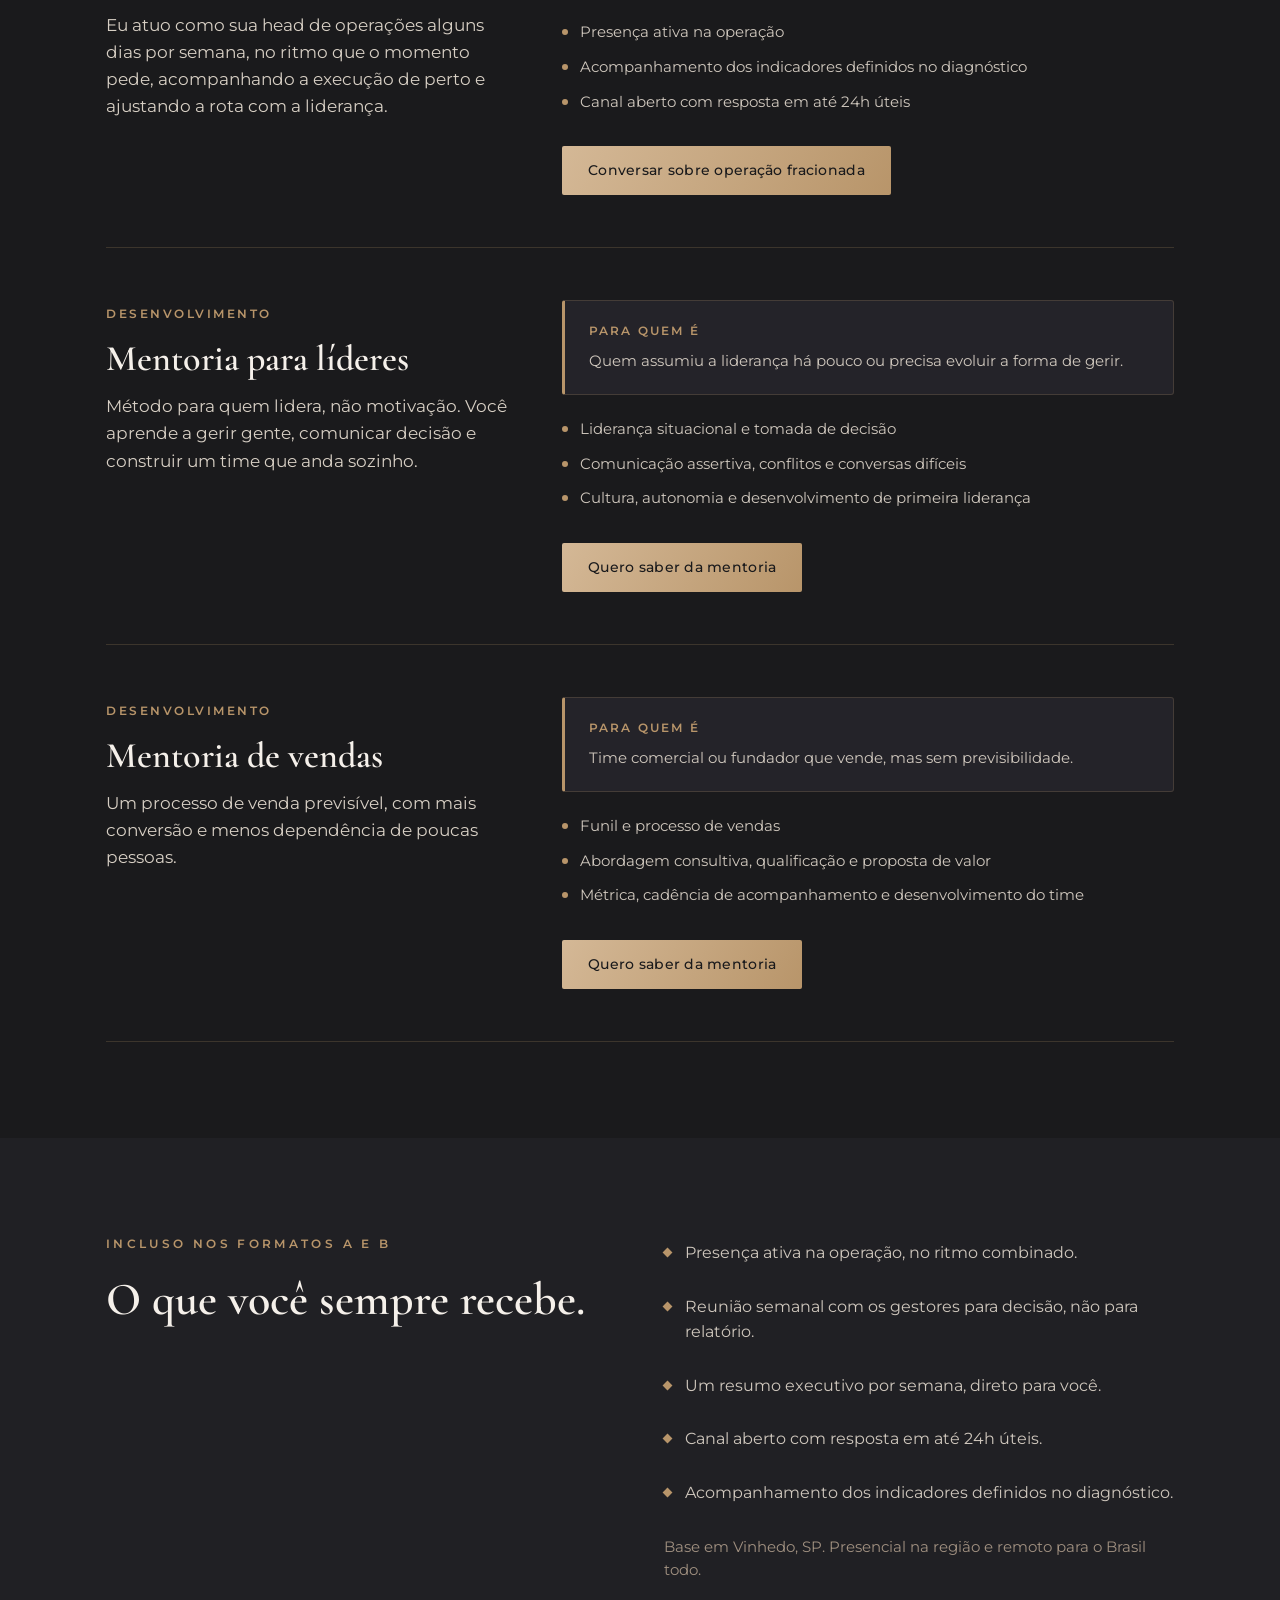
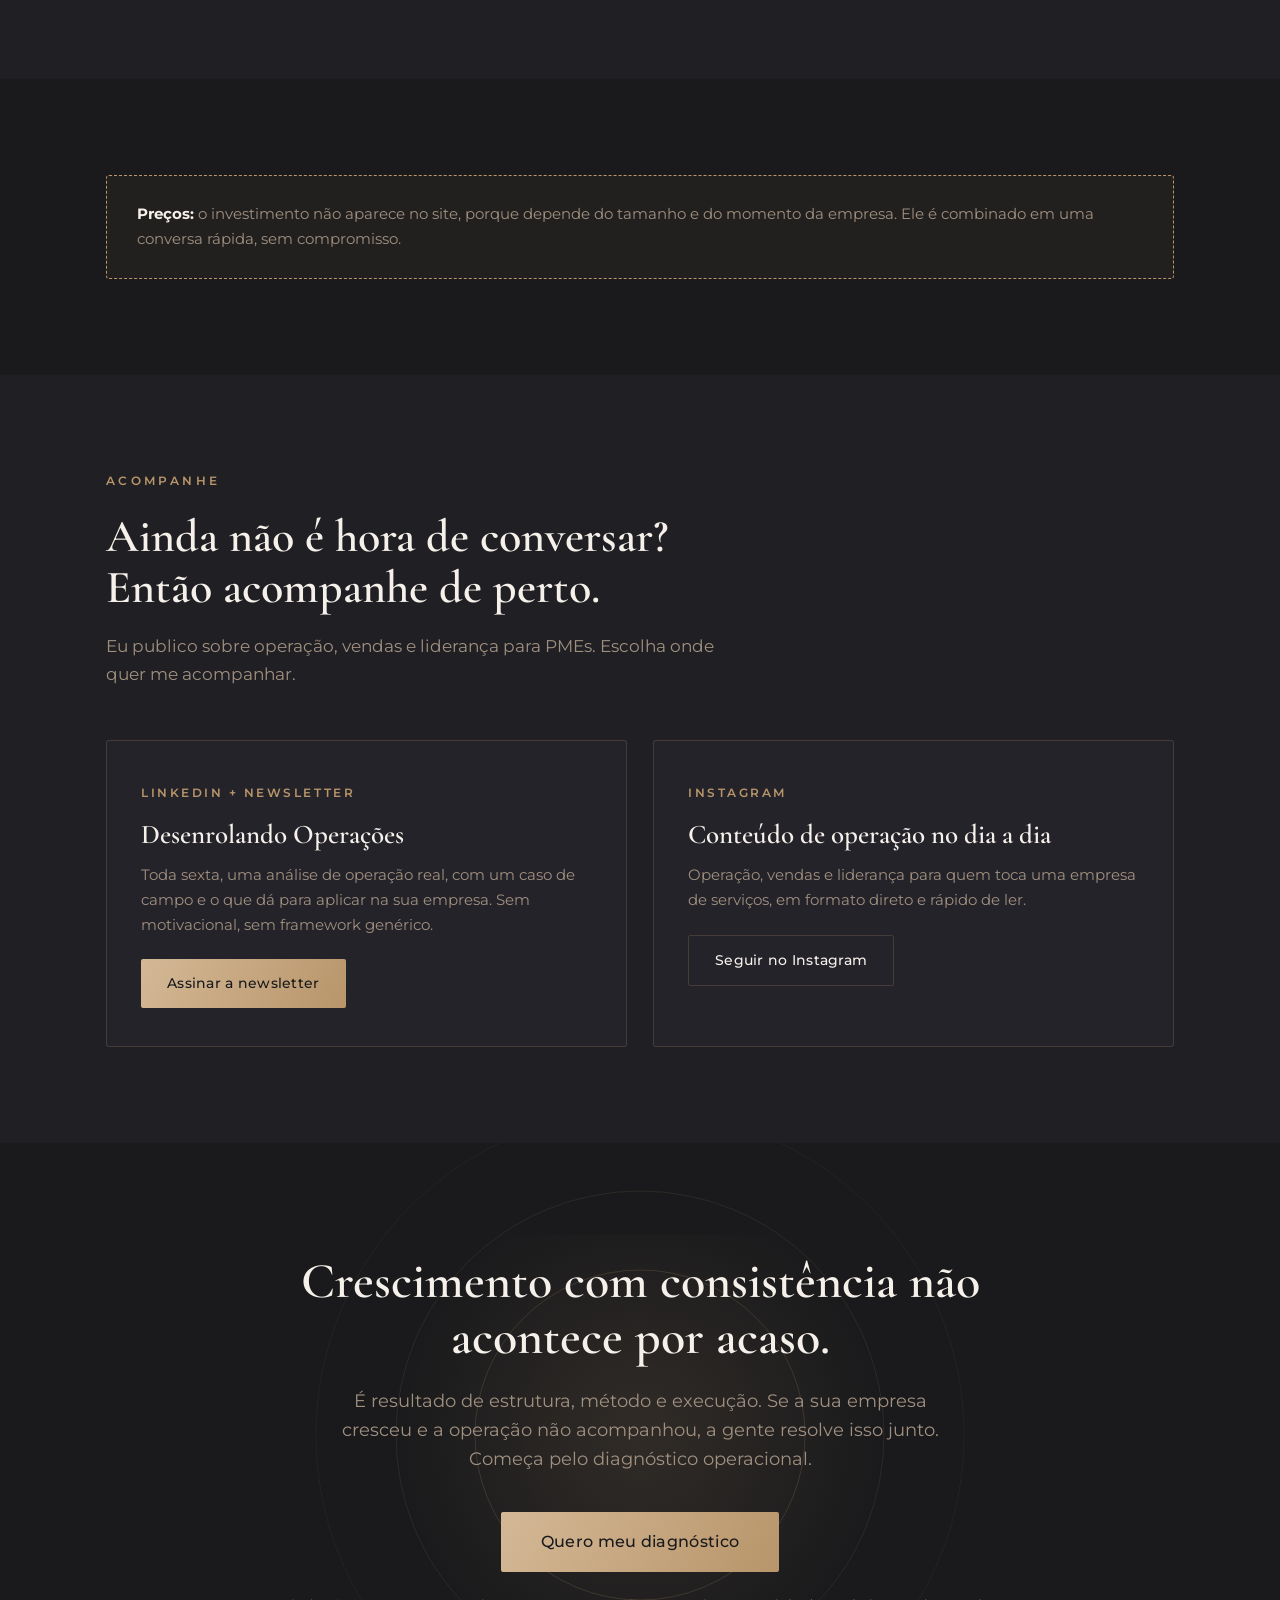
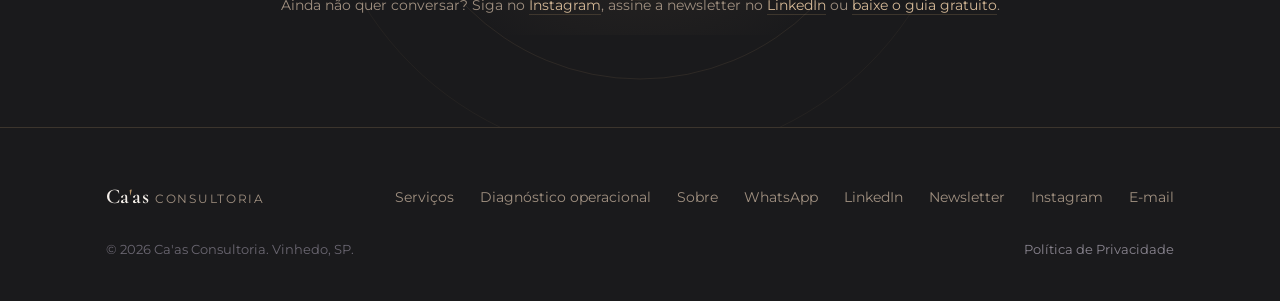
<file: servicos.html>
<!DOCTYPE html>
<html lang="pt-BR">
<head>
<meta charset="UTF-8">
<meta name="viewport" content="width=device-width, initial-scale=1.0">
<title>Serviços | Ca'as Consultoria</title>
<meta name="description" content="Diagnóstico operacional, projeto de estruturação, operação fracionada e mentorias de liderança e vendas para empresas de serviços. Veja qual formato cabe na sua empresa.">
<meta property="og:title" content="Serviços | Ca'as Consultoria">
<meta property="og:description" content="Diagnóstico operacional, projeto de estruturação, operação fracionada e mentorias de liderança e vendas para empresas de serviços. Veja qual formato cabe na sua empresa.">
<meta property="og:type" content="website">
<meta property="og:locale" content="pt_BR">
<meta name="theme-color" content="#1A1A1C">
<script>document.documentElement.className+=' js'</script>
<link rel="preconnect" href="https://fonts.googleapis.com">
<link rel="preconnect" href="https://fonts.gstatic.com" crossorigin>
<link href="https://fonts.googleapis.com/css2?family=Cormorant+Garamond:ital,wght@0,500;0,600;0,700;1,500;1,600&family=Montserrat:wght@300;400;500;600&display=swap" rel="stylesheet">
<link rel="stylesheet" href="styles.css">
</head>
<body>
<a class="skip" href="#conteudo">Pular para o conteúdo</a>
<div class="goldbar"></div>

<header id="hdr">
  <div class="wrap nav">
    <a href="index.html" class="brand">Ca<i>'</i>as<small>Consultoria</small></a>
    <nav class="navlinks" id="menu" aria-label="Principal">
      <a href="index.html#modelo">O modelo</a>
      <a href="servicos.html" class=on aria-current=page>Serviços</a>
      <a href="diagnostico-operacional.html">Diagnóstico operacional</a>
      <a href="sobre.html">Sobre</a>
      <a class="btn btn-gold" href="https://wa.me/5511971699576?text=Oi%20Carol%2C%20quero%20saber%20sobre%20o%20diagn%C3%B3stico%20para%20a%20minha%20empresa." target="_blank" rel="noopener">Quero meu diagnóstico</a>
    </nav>
    <button class="menu-toggle" id="menubtn" aria-label="Abrir menu" aria-expanded="false" aria-controls="menu">&#9776;</button>
  </div>
</header>

<main id="conteudo">

<section class="page-hero">
  <svg class="circles" viewBox="0 0 560 560" fill="none" aria-hidden="true"><circle cx="280" cy="280" r="128" stroke="#B8956A" stroke-opacity=".5"/><circle cx="280" cy="280" r="190" stroke="#B8956A" stroke-opacity=".3"/><circle cx="280" cy="280" r="252" stroke="#B8956A" stroke-opacity=".16"/></svg>
  <div class="wrap">
    <p class="crumbs"><a href="index.html">Início</a> / Serviços</p>
    <h1>Cinco jeitos de trabalhar comigo.<br><em>Um ponto de partida.</em></h1>
    <p class="lead">Quase todo mundo começa pelo diagnóstico. Depois, a gente escolhe o formato que cabe na sua empresa: um projeto fechado, uma operação contínua ou uma mentoria.</p>
  </div>
</section>

<section class="sec" style="padding-top:24px">
  <div class="wrap">
    <article class="svc rv">
      <div><span class="tag">Primeiro passo</span><h3>Diagnóstico operacional</h3><p class="short">Eu entro na sua operação, olho processo, time, canais e números, e te entrego o mapa do que precisa mudar, na ordem de prioridade.</p></div>
      <div>
        <div class="who"><b>Para quem é</b><p>Dono ou gestor que sente que a empresa travou, mas não sabe qual problema está custando mais.</p></div>
        <ul><li>Imersão na operação</li><li>Análise do gargalo e do que ele custa</li><li>Mapa de prioridades por escrito</li></ul><p class="svc-note">Se você fechar o projeto completo depois, parte do valor do diagnóstico entra como desconto. <a href="diagnostico-operacional.html" style="color:var(--gold-l);border-bottom:1px solid var(--line)">Como funciona o diagnóstico operacional</a>.</p>
        <a class="btn btn-gold" href="https://wa.me/5511971699576?text=Oi%20Carol%2C%20quero%20saber%20sobre%20o%20diagn%C3%B3stico%20para%20a%20minha%20empresa." target="_blank" rel="noopener">Quero meu diagnóstico</a>
      </div></article>
    <article class="svc rv">
      <div><span class="tag">Formato A</span><h3>Projeto de estruturação</h3><p class="short">Uma virada específica, com começo, meio e fim: estruturar o comercial, montar os processos, preparar a liderança. Escopo fechado de 30, 60 ou 90 dias.</p></div>
      <div>
        <div class="who"><b>Para quem é</b><p>Empresa que já sabe o que precisa mudar e quer sair do diagnóstico direto para a implantação.</p></div>
        <ul><li>Entregas combinadas no diagnóstico</li><li>Plano que fica com a empresa no final</li><li>Reunião semanal com os gestores e resumo executivo por semana</li></ul>
        <a class="btn btn-gold" href="https://wa.me/5511971699576?text=Oi%20Carol%2C%20quero%20conversar%20sobre%20um%20projeto%20de%20estrutura%C3%A7%C3%A3o%20para%20a%20minha%20empresa." target="_blank" rel="noopener">Conversar sobre um projeto</a>
      </div></article>
    <article class="svc rv">
      <div><span class="tag">Formato B</span><h3>Operação fracionada contínua</h3><p class="short">Eu atuo como sua head de operações alguns dias por semana, no ritmo que o momento pede, acompanhando a execução de perto e ajustando a rota com a liderança.</p></div>
      <div>
        <div class="who"><b>Para quem é</b><p>Empresa que precisa de presença recorrente de uma executiva sênior, sem contratar uma diretoria.</p></div>
        <ul><li>Presença ativa na operação</li><li>Acompanhamento dos indicadores definidos no diagnóstico</li><li>Canal aberto com resposta em até 24h úteis</li></ul>
        <a class="btn btn-gold" href="https://wa.me/5511971699576?text=Oi%20Carol%2C%20quero%20conversar%20sobre%20a%20opera%C3%A7%C3%A3o%20fracionada%20%28HOaaS%29%20para%20a%20minha%20empresa." target="_blank" rel="noopener">Conversar sobre operação fracionada</a>
      </div></article>
    <article class="svc rv">
      <div><span class="tag">Desenvolvimento</span><h3>Mentoria para líderes</h3><p class="short">Método para quem lidera, não motivação. Você aprende a gerir gente, comunicar decisão e construir um time que anda sozinho.</p></div>
      <div>
        <div class="who"><b>Para quem é</b><p>Quem assumiu a liderança há pouco ou precisa evoluir a forma de gerir.</p></div>
        <ul><li>Liderança situacional e tomada de decisão</li><li>Comunicação assertiva, conflitos e conversas difíceis</li><li>Cultura, autonomia e desenvolvimento de primeira liderança</li></ul>
        <a class="btn btn-gold" href="https://wa.me/5511971699576?text=Oi%20Carol%2C%20quero%20saber%20mais%20sobre%20a%20mentoria%20para%20l%C3%ADderes." target="_blank" rel="noopener">Quero saber da mentoria</a>
      </div></article>
    <article class="svc rv">
      <div><span class="tag">Desenvolvimento</span><h3>Mentoria de vendas</h3><p class="short">Um processo de venda previsível, com mais conversão e menos dependência de poucas pessoas.</p></div>
      <div>
        <div class="who"><b>Para quem é</b><p>Time comercial ou fundador que vende, mas sem previsibilidade.</p></div>
        <ul><li>Funil e processo de vendas</li><li>Abordagem consultiva, qualificação e proposta de valor</li><li>Métrica, cadência de acompanhamento e desenvolvimento do time</li></ul>
        <a class="btn btn-gold" href="https://wa.me/5511971699576?text=Oi%20Carol%2C%20quero%20saber%20mais%20sobre%20a%20mentoria%20de%20vendas." target="_blank" rel="noopener">Quero saber da mentoria</a>
      </div></article>
  </div>
</section>

<section class="sec sec-tint">
  <div class="wrap two">
    <div class="rv"><span class="eyebrow">Incluso nos formatos A e B</span>
      <h2 class="h2">O que você sempre recebe.</h2></div>
    <div class="rv"><ul class="slist" style="grid-template-columns:1fr">
      <li>Presença ativa na operação, no ritmo combinado.</li>
      <li>Reunião semanal com os gestores para decisão, não para relatório.</li>
      <li>Um resumo executivo por semana, direto para você.</li>
      <li>Canal aberto com resposta em até 24h úteis.</li>
      <li>Acompanhamento dos indicadores definidos no diagnóstico.</li></ul>
      <p class="geo">Base em Vinhedo, SP. Presencial na região e remoto para o Brasil todo.</p></div>
  </div>
</section>

<section class="sec">
  <div class="wrap">
    <div class="placeholder rv"><b style="color:var(--off)">Preços:</b> o investimento não aparece no site, porque depende do tamanho e do momento da empresa. Ele é combinado em uma conversa rápida, sem compromisso.</div>
  </div>
</section>

<section class="sec sec-tint" id="acompanhe">
  <div class="wrap">
    <span class="eyebrow rv">Acompanhe</span>
    <h2 class="h2 rv">Ainda não é hora de conversar?<br>Então acompanhe de perto.</h2>
    <p class="lead rv">Eu publico sobre operação, vendas e liderança para PMEs. Escolha onde quer me acompanhar.</p>
    <div class="forms">
      <div class="form-card rv"><span class="tag">LinkedIn + newsletter</span>
        <h3>Desenrolando Operações</h3>
        <p>Toda sexta, uma análise de operação real, com um caso de campo e o que dá para aplicar na sua empresa. Sem motivacional, sem framework genérico.</p>
        <p style="margin-top:22px"><a class="btn btn-gold" href="https://www.linkedin.com/newsletters/desenrolando-opera%C3%A7%C3%B5es-7438192048630837248/" target="_blank" rel="noopener">Assinar a newsletter</a></p></div>
      <div class="form-card rv"><span class="tag">Instagram</span>
        <h3>Conteúdo de operação no dia a dia</h3>
        <p>Operação, vendas e liderança para quem toca uma empresa de serviços, em formato direto e rápido de ler.</p>
        <p style="margin-top:22px"><a class="btn btn-ghost" href="https://instagram.com/carolalves28" target="_blank" rel="noopener">Seguir no Instagram</a></p></div>
    </div>
  </div>
</section>

<section class="final">
  <div class="final-glow"></div>
  <svg class="circles" viewBox="0 0 720 720" fill="none" aria-hidden="true"><circle cx="360" cy="360" r="165" stroke="#B8956A" stroke-opacity=".5"/><circle cx="360" cy="360" r="244" stroke="#B8956A" stroke-opacity=".3"/><circle cx="360" cy="360" r="324" stroke="#B8956A" stroke-opacity=".16"/></svg>
  <div class="wrap">
    <h2 class="rv">Crescimento com consistência não acontece por acaso.</h2>
    <p class="rv">É resultado de estrutura, método e execução. Se a sua empresa cresceu e a operação não acompanhou, a gente resolve isso junto. Começa pelo diagnóstico operacional.</p>
    <a class="btn btn-gold rv" href="https://wa.me/5511971699576?text=Oi%20Carol%2C%20quero%20saber%20sobre%20o%20diagn%C3%B3stico%20para%20a%20minha%20empresa." target="_blank" rel="noopener">Quero meu diagnóstico</a>
    <span class="softlink rv">Ainda não quer conversar? Siga no <a href="https://instagram.com/carolalves28" target="_blank" rel="noopener">Instagram</a>, assine a newsletter no <a href="https://www.linkedin.com/newsletters/desenrolando-opera%C3%A7%C3%B5es-7438192048630837248/" target="_blank" rel="noopener">LinkedIn</a> ou <a href="https://carolalves8520-afk.github.io/Ca-asLP/guia.html" target="_blank" rel="noopener">baixe o guia gratuito</a>.</span>
  </div>
</section>

</main>

<footer>
  <div class="wrap">
    <div class="foot">
      <a href="index.html" class="brand">Ca<i>'</i>as<small>Consultoria</small></a>
      <div class="footlinks">
        <a href="servicos.html">Serviços</a>
        <a href="diagnostico-operacional.html">Diagnóstico operacional</a>
        <a href="sobre.html">Sobre</a>
        <a href="https://wa.me/5511971699576?text=Oi%20Carol%2C%20quero%20saber%20sobre%20o%20diagn%C3%B3stico%20para%20a%20minha%20empresa." target="_blank" rel="noopener">WhatsApp</a>
        <a href="https://www.linkedin.com/in/carolalves-79a48b86" target="_blank" rel="noopener">LinkedIn</a>
        <a href="https://www.linkedin.com/newsletters/desenrolando-opera%C3%A7%C3%B5es-7438192048630837248/" target="_blank" rel="noopener">Newsletter</a>
        <a href="https://instagram.com/carolalves28" target="_blank" rel="noopener">Instagram</a>
        <a href="mailto:caasconsultoriahoaas@gmail.com">E-mail</a>
      </div>
    </div>
    <div class="foot-legal">
      <span>&copy; 2026 Ca'as Consultoria. Vinhedo, SP.</span>
            <a href="privacidade.html">Política de Privacidade</a>
    </div>
  </div>
</footer>

<script src="site.js"></script>
</body>
</html>
</file>
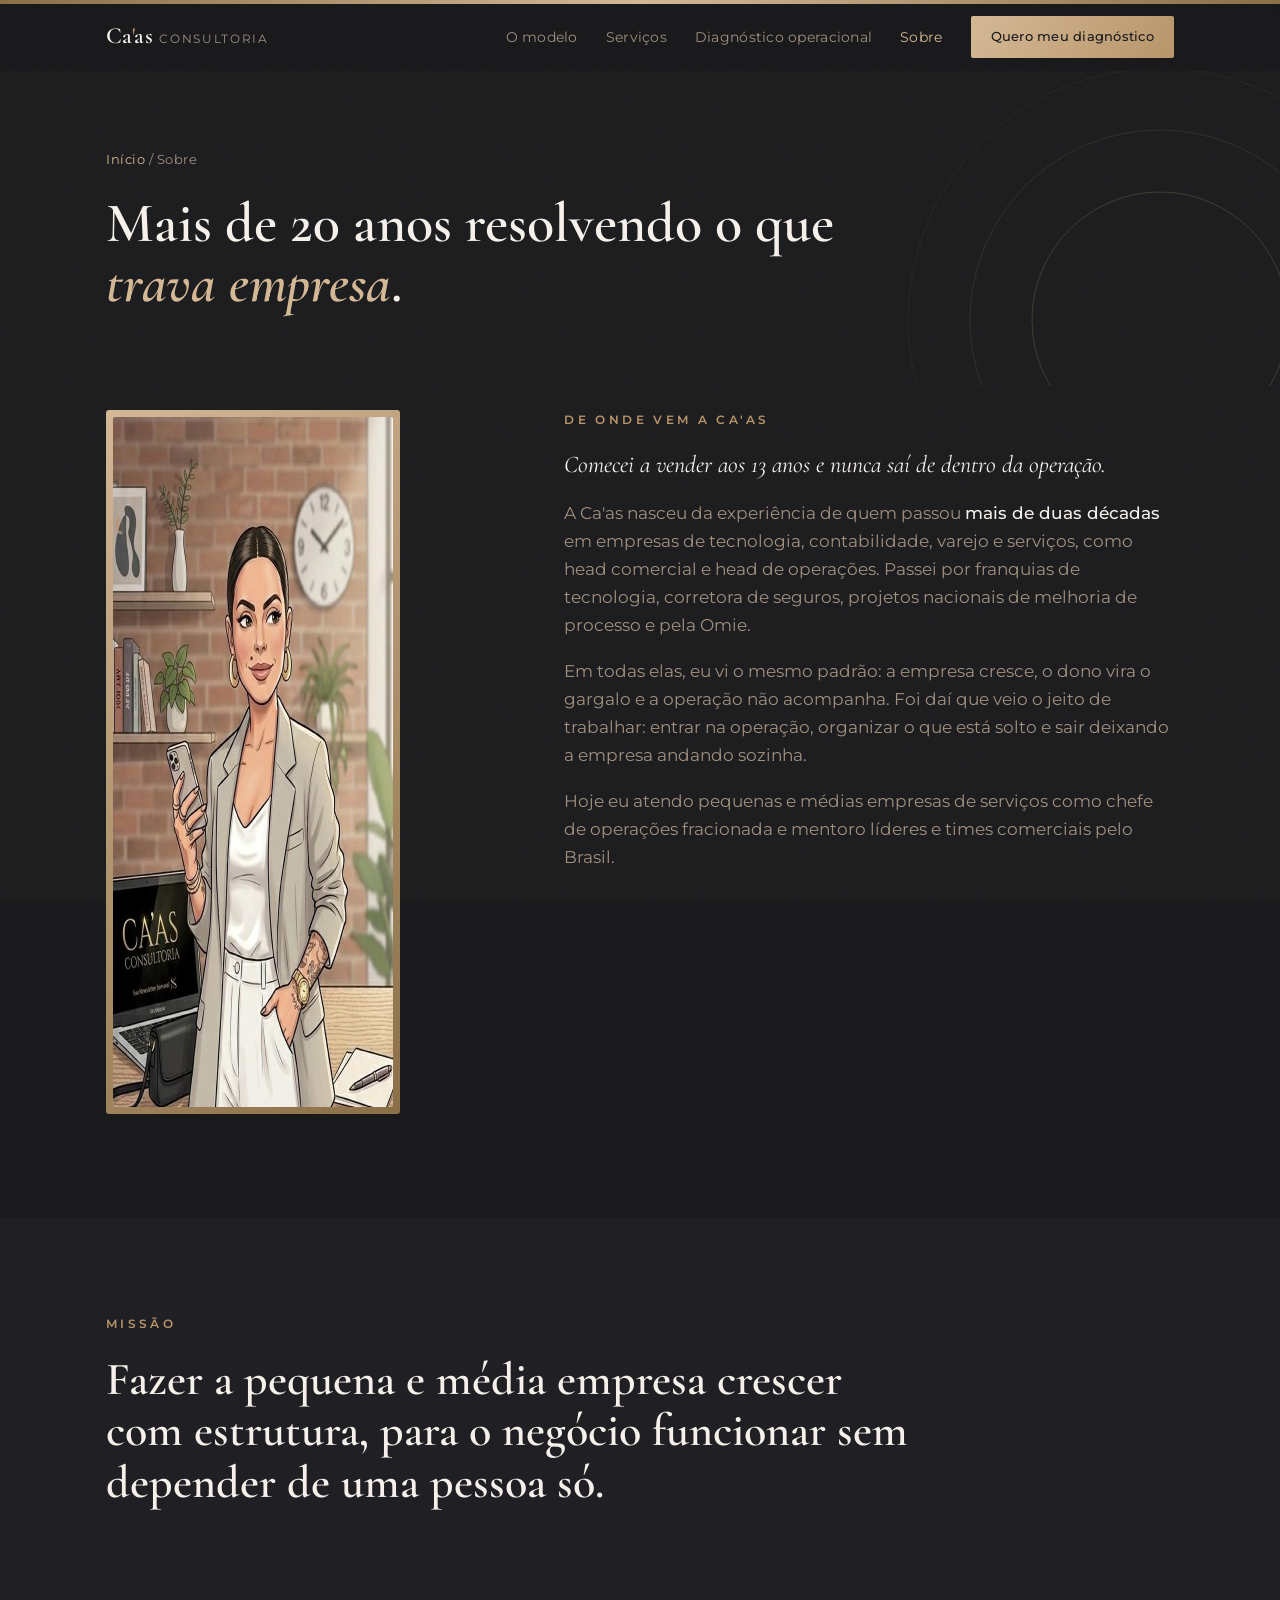
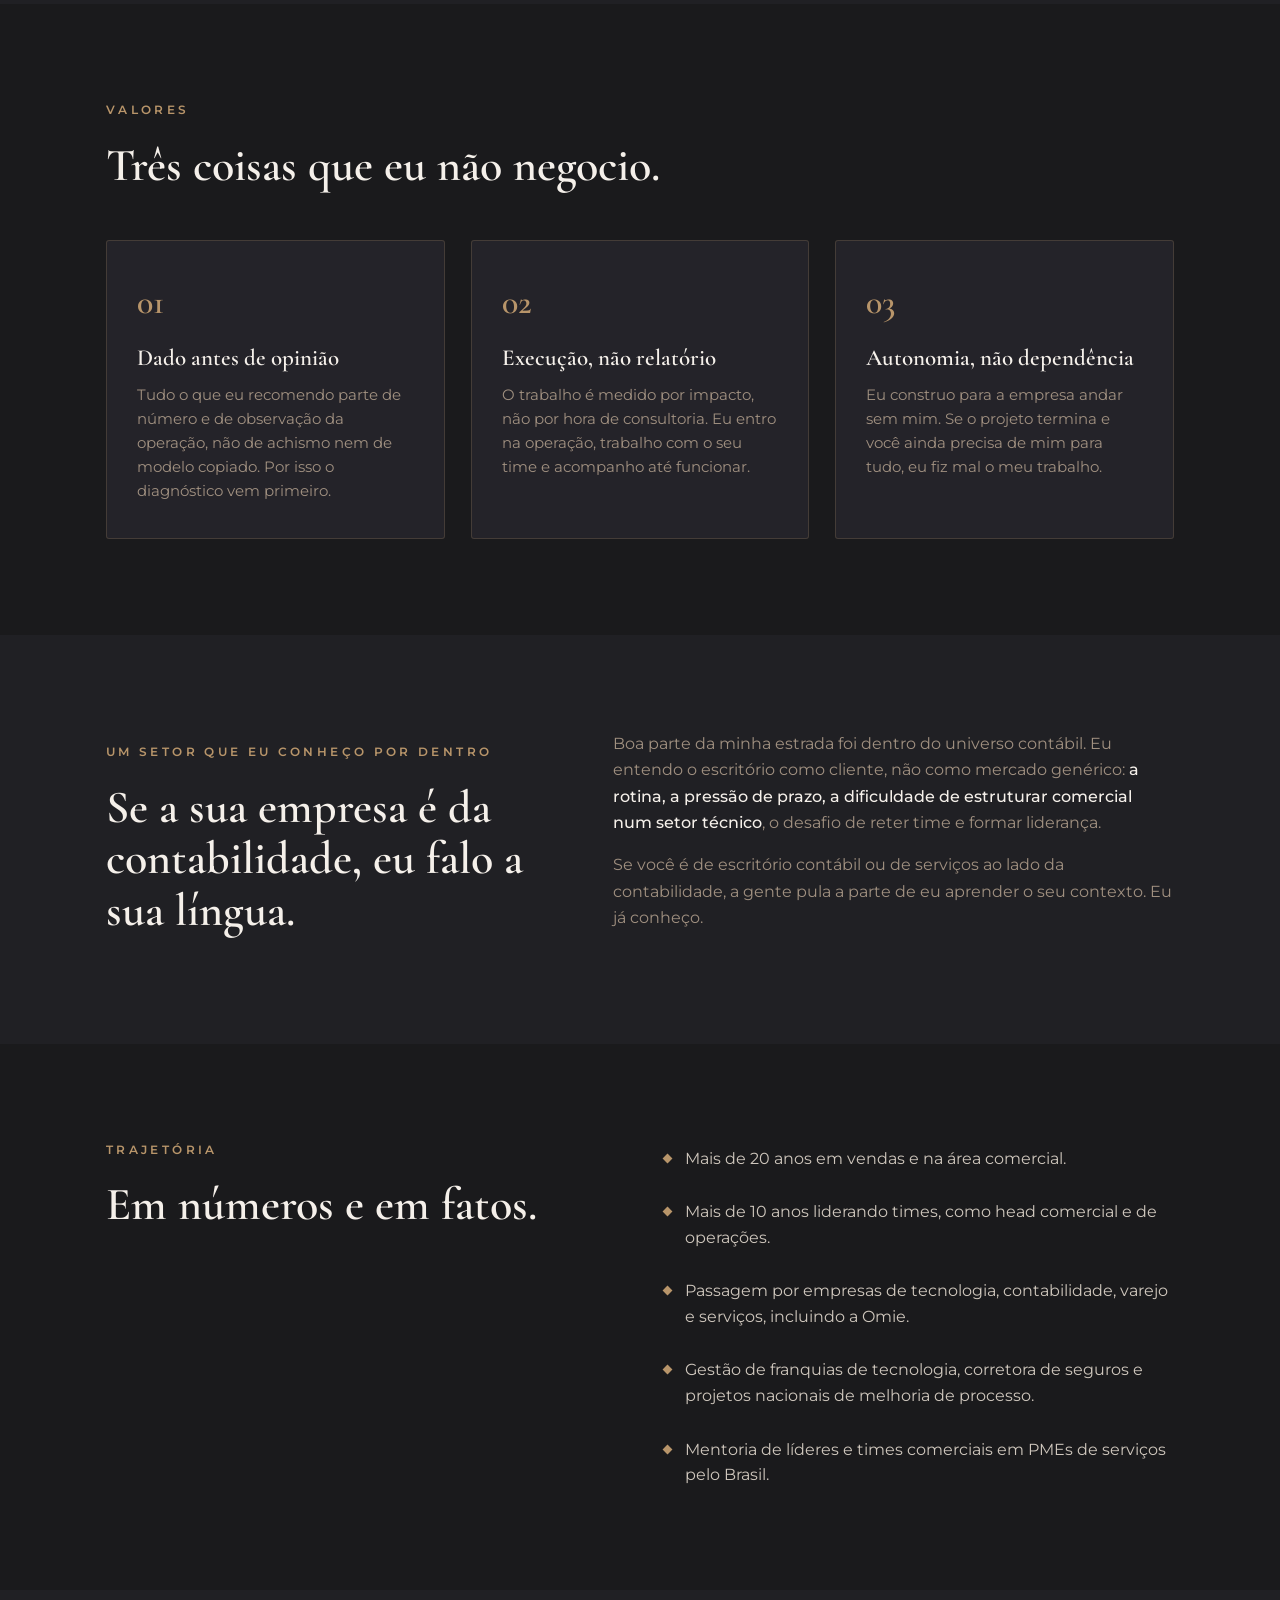
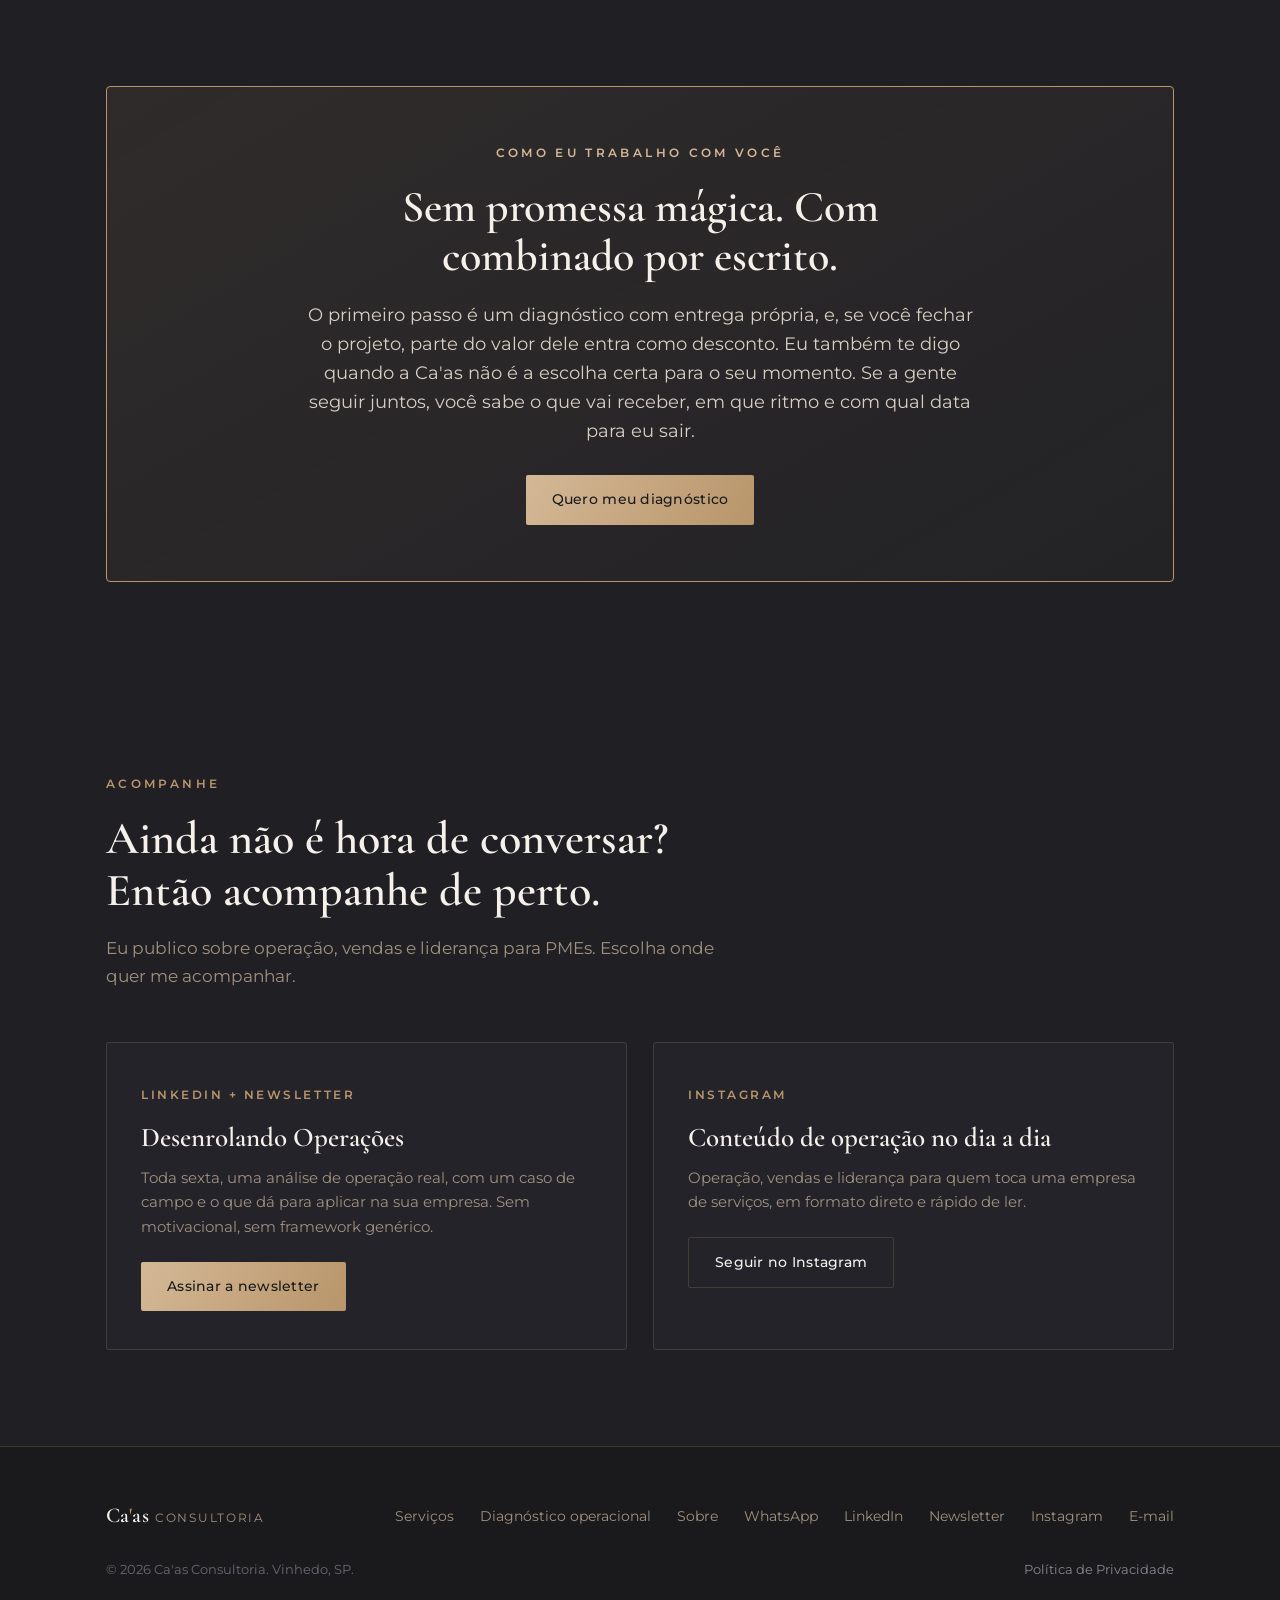
<file: sobre.html>
<!DOCTYPE html>
<html lang="pt-BR">
<head>
<meta charset="UTF-8">
<meta name="viewport" content="width=device-width, initial-scale=1.0">
<title>Sobre a Carol Alves | Ca'as Consultoria</title>
<meta name="description" content="Mais de 20 anos em vendas e operações. Conheça a origem, a missão e os valores da Ca'as Consultoria, head de operações fracionada para PMEs de serviços.">
<meta property="og:title" content="Sobre a Carol Alves | Ca'as Consultoria">
<meta property="og:description" content="Mais de 20 anos em vendas e operações. Conheça a origem, a missão e os valores da Ca'as Consultoria, head de operações fracionada para PMEs de serviços.">
<meta property="og:type" content="website">
<meta property="og:locale" content="pt_BR">
<meta name="theme-color" content="#1A1A1C">
<script>document.documentElement.className+=' js'</script>
<link rel="preconnect" href="https://fonts.googleapis.com">
<link rel="preconnect" href="https://fonts.gstatic.com" crossorigin>
<link href="https://fonts.googleapis.com/css2?family=Cormorant+Garamond:ital,wght@0,500;0,600;0,700;1,500;1,600&family=Montserrat:wght@300;400;500;600&display=swap" rel="stylesheet">
<link rel="stylesheet" href="styles.css">
</head>
<body>
<a class="skip" href="#conteudo">Pular para o conteúdo</a>
<div class="goldbar"></div>

<header id="hdr">
  <div class="wrap nav">
    <a href="index.html" class="brand">Ca<i>'</i>as<small>Consultoria</small></a>
    <nav class="navlinks" id="menu" aria-label="Principal">
      <a href="index.html#modelo">O modelo</a>
      <a href="servicos.html">Serviços</a>
      <a href="diagnostico-operacional.html">Diagnóstico operacional</a>
      <a href="sobre.html" class=on aria-current=page>Sobre</a>
      <a class="btn btn-gold" href="https://wa.me/5511971699576?text=Oi%20Carol%2C%20quero%20saber%20sobre%20o%20diagn%C3%B3stico%20para%20a%20minha%20empresa." target="_blank" rel="noopener">Quero meu diagnóstico</a>
    </nav>
    <button class="menu-toggle" id="menubtn" aria-label="Abrir menu" aria-expanded="false" aria-controls="menu">&#9776;</button>
  </div>
</header>

<main id="conteudo">

<section class="page-hero">
  <svg class="circles" viewBox="0 0 560 560" fill="none" aria-hidden="true"><circle cx="280" cy="280" r="128" stroke="#B8956A" stroke-opacity=".5"/><circle cx="280" cy="280" r="190" stroke="#B8956A" stroke-opacity=".3"/><circle cx="280" cy="280" r="252" stroke="#B8956A" stroke-opacity=".16"/></svg>
  <div class="wrap">
    <p class="crumbs"><a href="index.html">Início</a> / Sobre</p>
    <h1>Mais de 20 anos resolvendo o que <em>trava empresa</em>.</h1>
  </div>
</section>

<section class="sec" style="padding-top:24px">
  <div class="wrap sobre-grid">
    <figure class="sobre-fig rv"><div class="frame"><img src="img/carol-1.jpg" width="560" height="690" alt="Carol Alves, fundadora da Ca'as Consultoria" loading="lazy"></div></figure>
    <div class="story rv">
      <span class="eyebrow">De onde vem a Ca'as</span>
      <p class="hi">Comecei a vender aos 13 anos e nunca saí de dentro da operação.</p>
      <p>A Ca'as nasceu da experiência de quem passou <b>mais de duas décadas</b> em empresas de tecnologia, contabilidade, varejo e serviços, como head comercial e head de operações. Passei por franquias de tecnologia, corretora de seguros, projetos nacionais de melhoria de processo e pela Omie.</p>
      <p>Em todas elas, eu vi o mesmo padrão: a empresa cresce, o dono vira o gargalo e a operação não acompanha. Foi daí que veio o jeito de trabalhar: entrar na operação, organizar o que está solto e sair deixando a empresa andando sozinha.</p>
      <p>Hoje eu atendo pequenas e médias empresas de serviços como chefe de operações fracionada e mentoro líderes e times comerciais pelo Brasil.</p>
    </div>
  </div>
</section>

<section class="sec sec-tint">
  <div class="wrap">
    <span class="eyebrow rv">Missão</span>
    <h2 class="h2 rv" style="max-width:820px">Fazer a pequena e média empresa crescer com estrutura, para o negócio funcionar sem depender de uma pessoa só.</h2>
  </div>
</section>

<section class="sec">
  <div class="wrap">
    <span class="eyebrow rv">Valores</span>
    <h2 class="h2 rv">Três coisas que eu não negocio.</h2>
    <div class="values">
      <div class="card rv"><div class="k serif">01</div><h3>Dado antes de opinião</h3><p>Tudo o que eu recomendo parte de número e de observação da operação, não de achismo nem de modelo copiado. Por isso o diagnóstico vem primeiro.</p></div>
      <div class="card rv"><div class="k serif">02</div><h3>Execução, não relatório</h3><p>O trabalho é medido por impacto, não por hora de consultoria. Eu entro na operação, trabalho com o seu time e acompanho até funcionar.</p></div>
      <div class="card rv"><div class="k serif">03</div><h3>Autonomia, não dependência</h3><p>Eu construo para a empresa andar sem mim. Se o projeto termina e você ainda precisa de mim para tudo, eu fiz mal o meu trabalho.</p></div>
    </div>
  </div>
</section>

<section class="sec sec-tint" id="contabil">
  <div class="wrap contabil-inner">
    <div class="rv"><span class="eyebrow">Um setor que eu conheço por dentro</span>
      <h2 class="h2">Se a sua empresa é da contabilidade, eu falo a sua língua.</h2></div>
    <div class="rv">
      <p>Boa parte da minha estrada foi dentro do universo contábil. Eu entendo o escritório como cliente, não como mercado genérico: <b>a rotina, a pressão de prazo, a dificuldade de estruturar comercial num setor técnico</b>, o desafio de reter time e formar liderança.</p>
      <p>Se você é de escritório contábil ou de serviços ao lado da contabilidade, a gente pula a parte de eu aprender o seu contexto. Eu já conheço.</p>
    </div>
  </div>
</section>

<section class="sec">
  <div class="wrap two">
    <div class="rv"><span class="eyebrow">Trajetória</span>
      <h2 class="h2">Em números e em fatos.</h2></div>
    <div class="rv"><ul class="slist" style="grid-template-columns:1fr">
      <li>Mais de 20 anos em vendas e na área comercial.</li>
      <li>Mais de 10 anos liderando times, como head comercial e de operações.</li>
      <li>Passagem por empresas de tecnologia, contabilidade, varejo e serviços, incluindo a Omie.</li>
      <li>Gestão de franquias de tecnologia, corretora de seguros e projetos nacionais de melhoria de processo.</li>
      <li>Mentoria de líderes e times comerciais em PMEs de serviços pelo Brasil.</li></ul></div>
  </div>
</section>

<section class="sec sec-tint">
  <div class="wrap">
    <div class="diag-panel rv" style="text-align:center">
      <span class="eyebrow">Como eu trabalho com você</span>
      <h2 style="margin:0 auto">Sem promessa mágica. Com combinado por escrito.</h2>
      <p class="intro" style="margin-left:auto;margin-right:auto">O primeiro passo é um diagnóstico com entrega própria, e, se você fechar o projeto, parte do valor dele entra como desconto. Eu também te digo quando a Ca'as não é a escolha certa para o seu momento. Se a gente seguir juntos, você sabe o que vai receber, em que ritmo e com qual data para eu sair.</p>
      <p style="margin-top:30px"><a class="btn btn-gold" href="https://wa.me/5511971699576?text=Oi%20Carol%2C%20quero%20saber%20sobre%20o%20diagn%C3%B3stico%20para%20a%20minha%20empresa." target="_blank" rel="noopener">Quero meu diagnóstico</a></p>
    </div>
  </div>
</section>

<section class="sec sec-tint" id="acompanhe">
  <div class="wrap">
    <span class="eyebrow rv">Acompanhe</span>
    <h2 class="h2 rv">Ainda não é hora de conversar?<br>Então acompanhe de perto.</h2>
    <p class="lead rv">Eu publico sobre operação, vendas e liderança para PMEs. Escolha onde quer me acompanhar.</p>
    <div class="forms">
      <div class="form-card rv"><span class="tag">LinkedIn + newsletter</span>
        <h3>Desenrolando Operações</h3>
        <p>Toda sexta, uma análise de operação real, com um caso de campo e o que dá para aplicar na sua empresa. Sem motivacional, sem framework genérico.</p>
        <p style="margin-top:22px"><a class="btn btn-gold" href="https://www.linkedin.com/newsletters/desenrolando-opera%C3%A7%C3%B5es-7438192048630837248/" target="_blank" rel="noopener">Assinar a newsletter</a></p></div>
      <div class="form-card rv"><span class="tag">Instagram</span>
        <h3>Conteúdo de operação no dia a dia</h3>
        <p>Operação, vendas e liderança para quem toca uma empresa de serviços, em formato direto e rápido de ler.</p>
        <p style="margin-top:22px"><a class="btn btn-ghost" href="https://instagram.com/carolalves28" target="_blank" rel="noopener">Seguir no Instagram</a></p></div>
    </div>
  </div>
</section>

</main>

<footer>
  <div class="wrap">
    <div class="foot">
      <a href="index.html" class="brand">Ca<i>'</i>as<small>Consultoria</small></a>
      <div class="footlinks">
        <a href="servicos.html">Serviços</a>
        <a href="diagnostico-operacional.html">Diagnóstico operacional</a>
        <a href="sobre.html">Sobre</a>
        <a href="https://wa.me/5511971699576?text=Oi%20Carol%2C%20quero%20saber%20sobre%20o%20diagn%C3%B3stico%20para%20a%20minha%20empresa." target="_blank" rel="noopener">WhatsApp</a>
        <a href="https://www.linkedin.com/in/carolalves-79a48b86" target="_blank" rel="noopener">LinkedIn</a>
        <a href="https://www.linkedin.com/newsletters/desenrolando-opera%C3%A7%C3%B5es-7438192048630837248/" target="_blank" rel="noopener">Newsletter</a>
        <a href="https://instagram.com/carolalves28" target="_blank" rel="noopener">Instagram</a>
        <a href="mailto:caasconsultoriahoaas@gmail.com">E-mail</a>
      </div>
    </div>
    <div class="foot-legal">
      <span>&copy; 2026 Ca'as Consultoria. Vinhedo, SP.</span>
            <a href="privacidade.html">Política de Privacidade</a>
    </div>
  </div>
</footer>

<script src="site.js"></script>
</body>
</html>
</file>
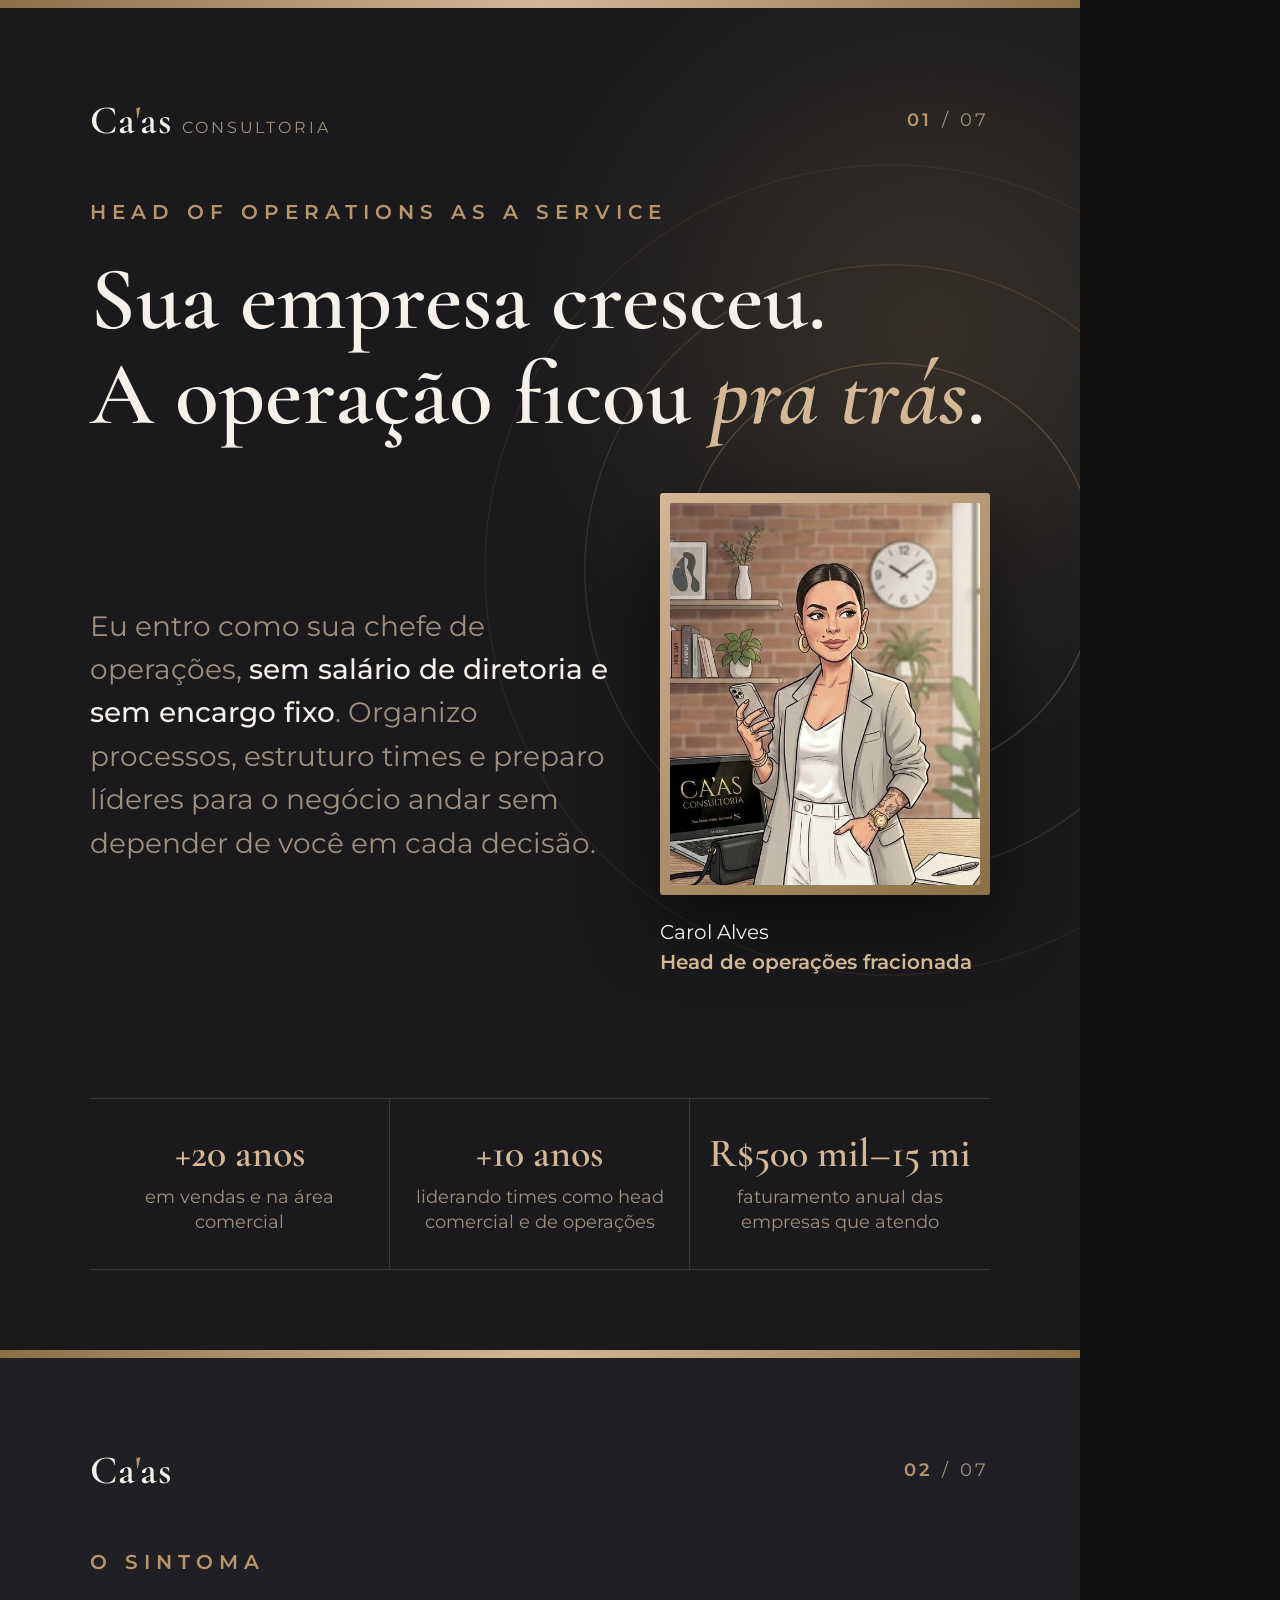
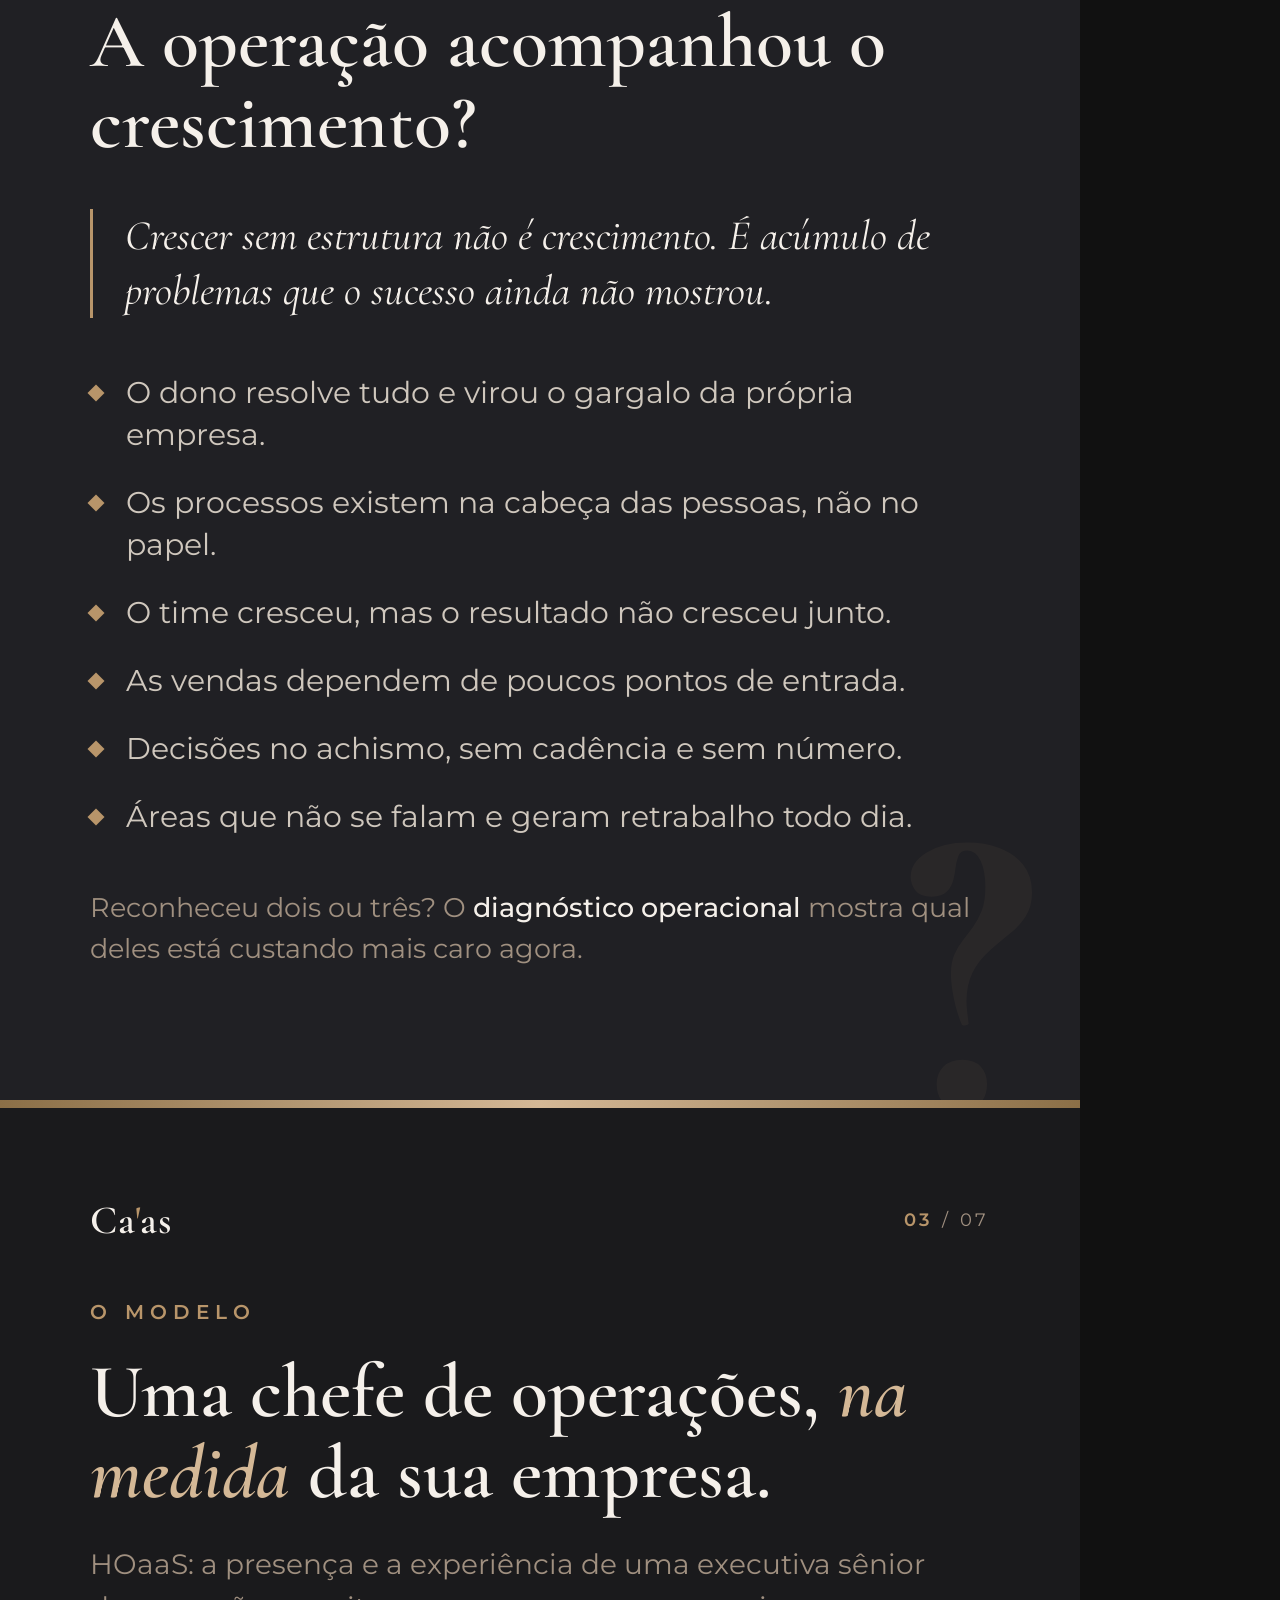
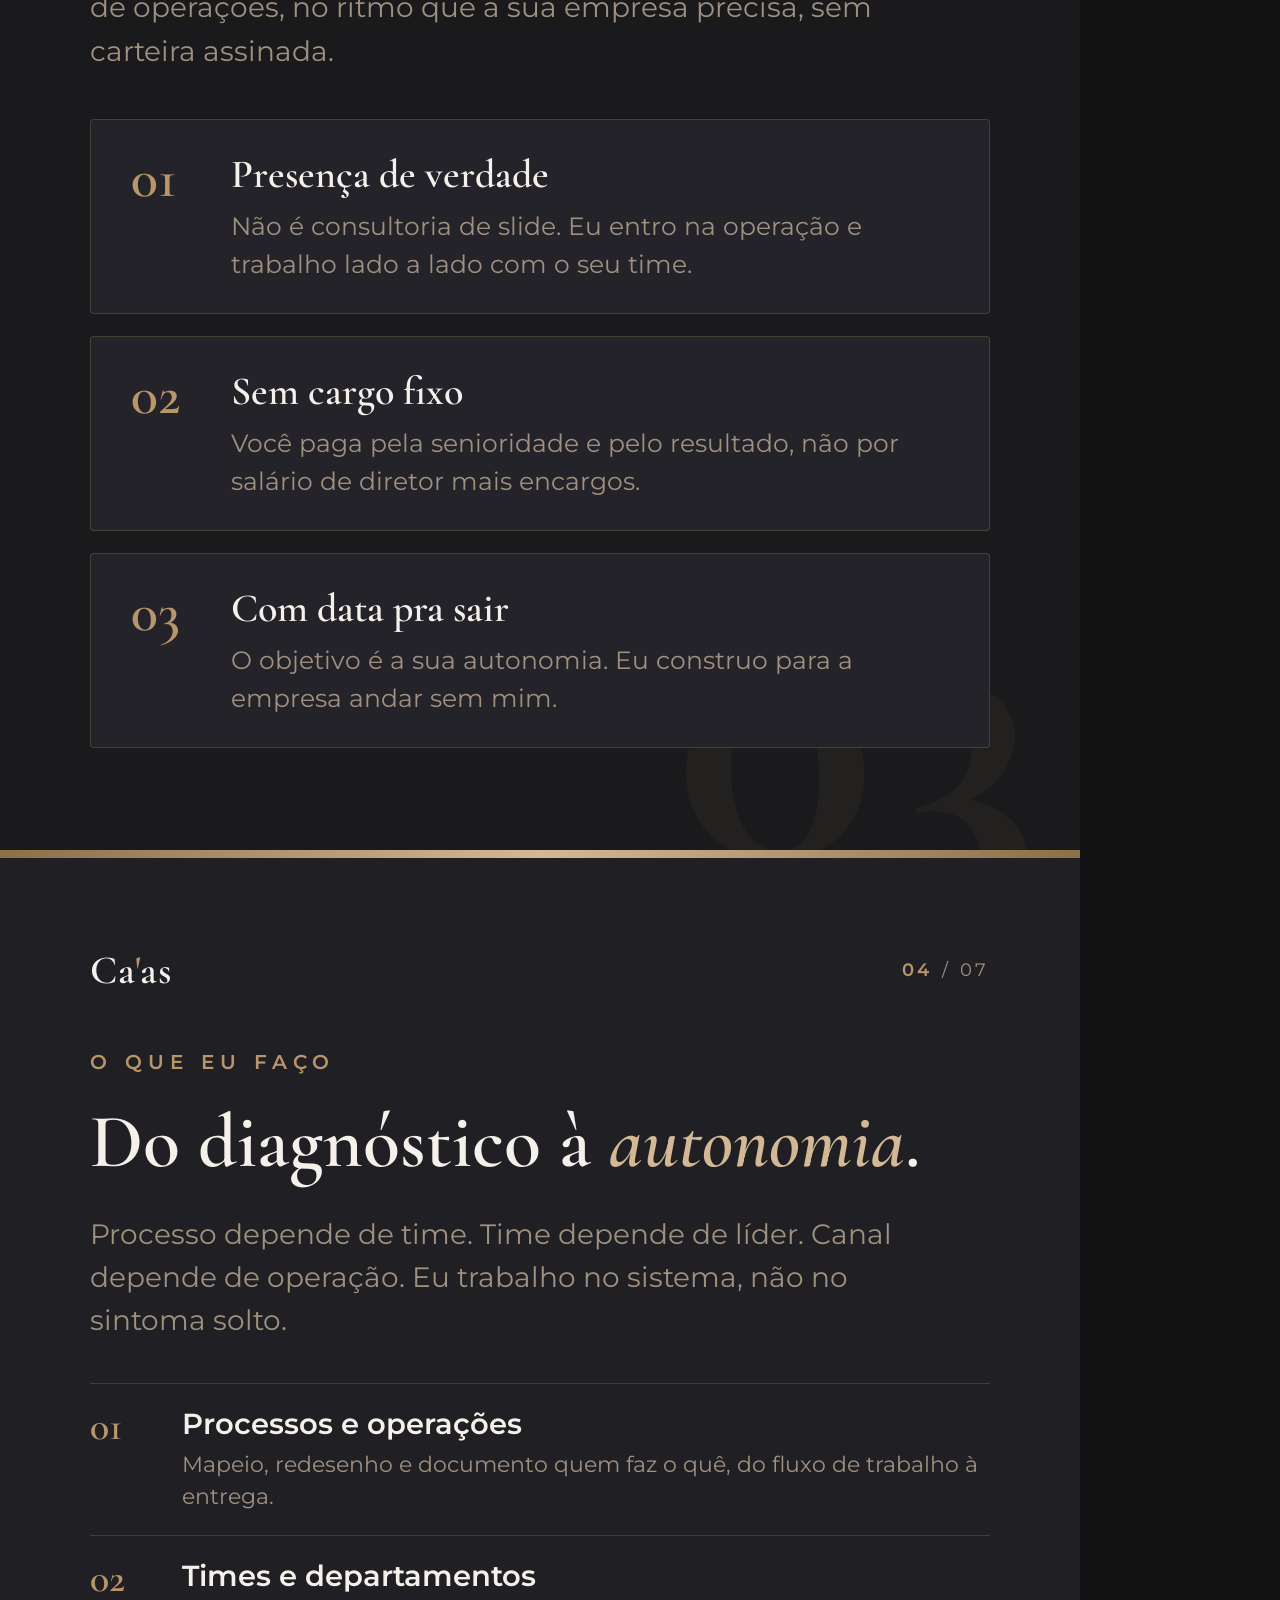
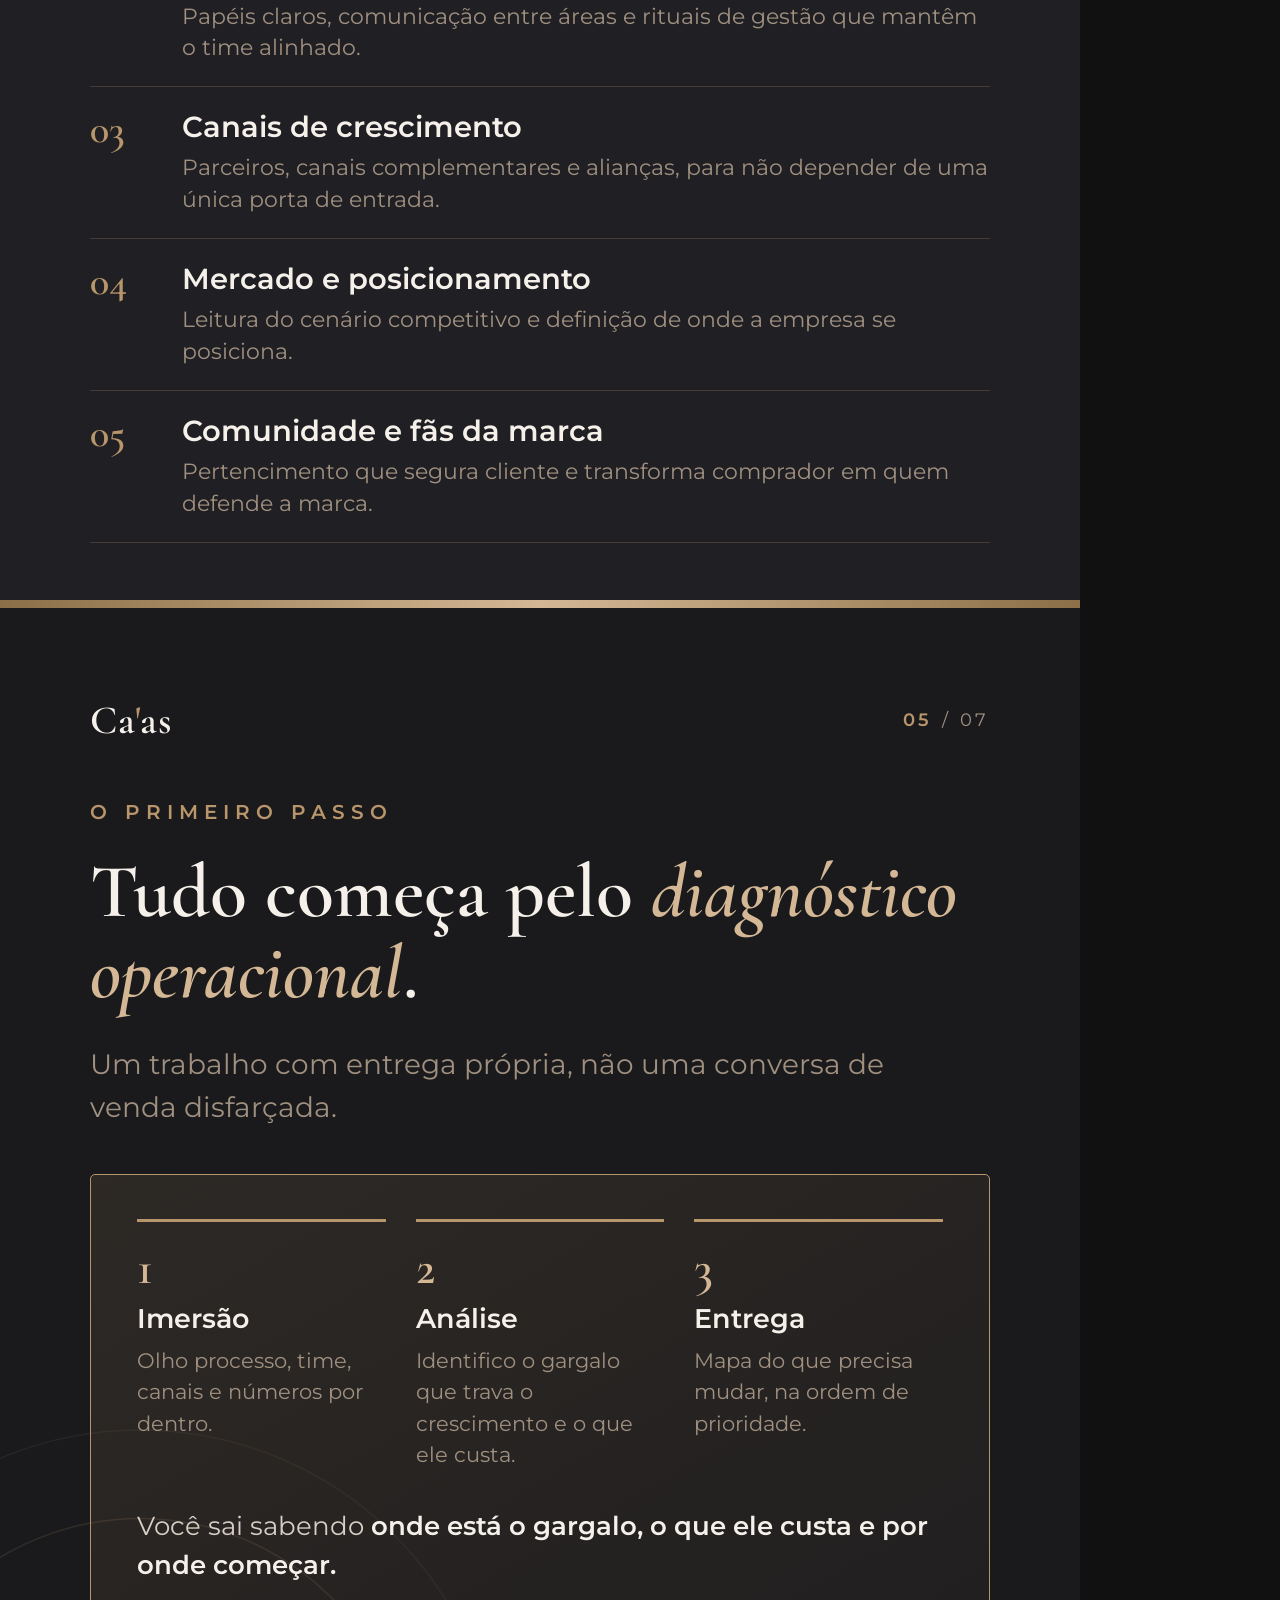
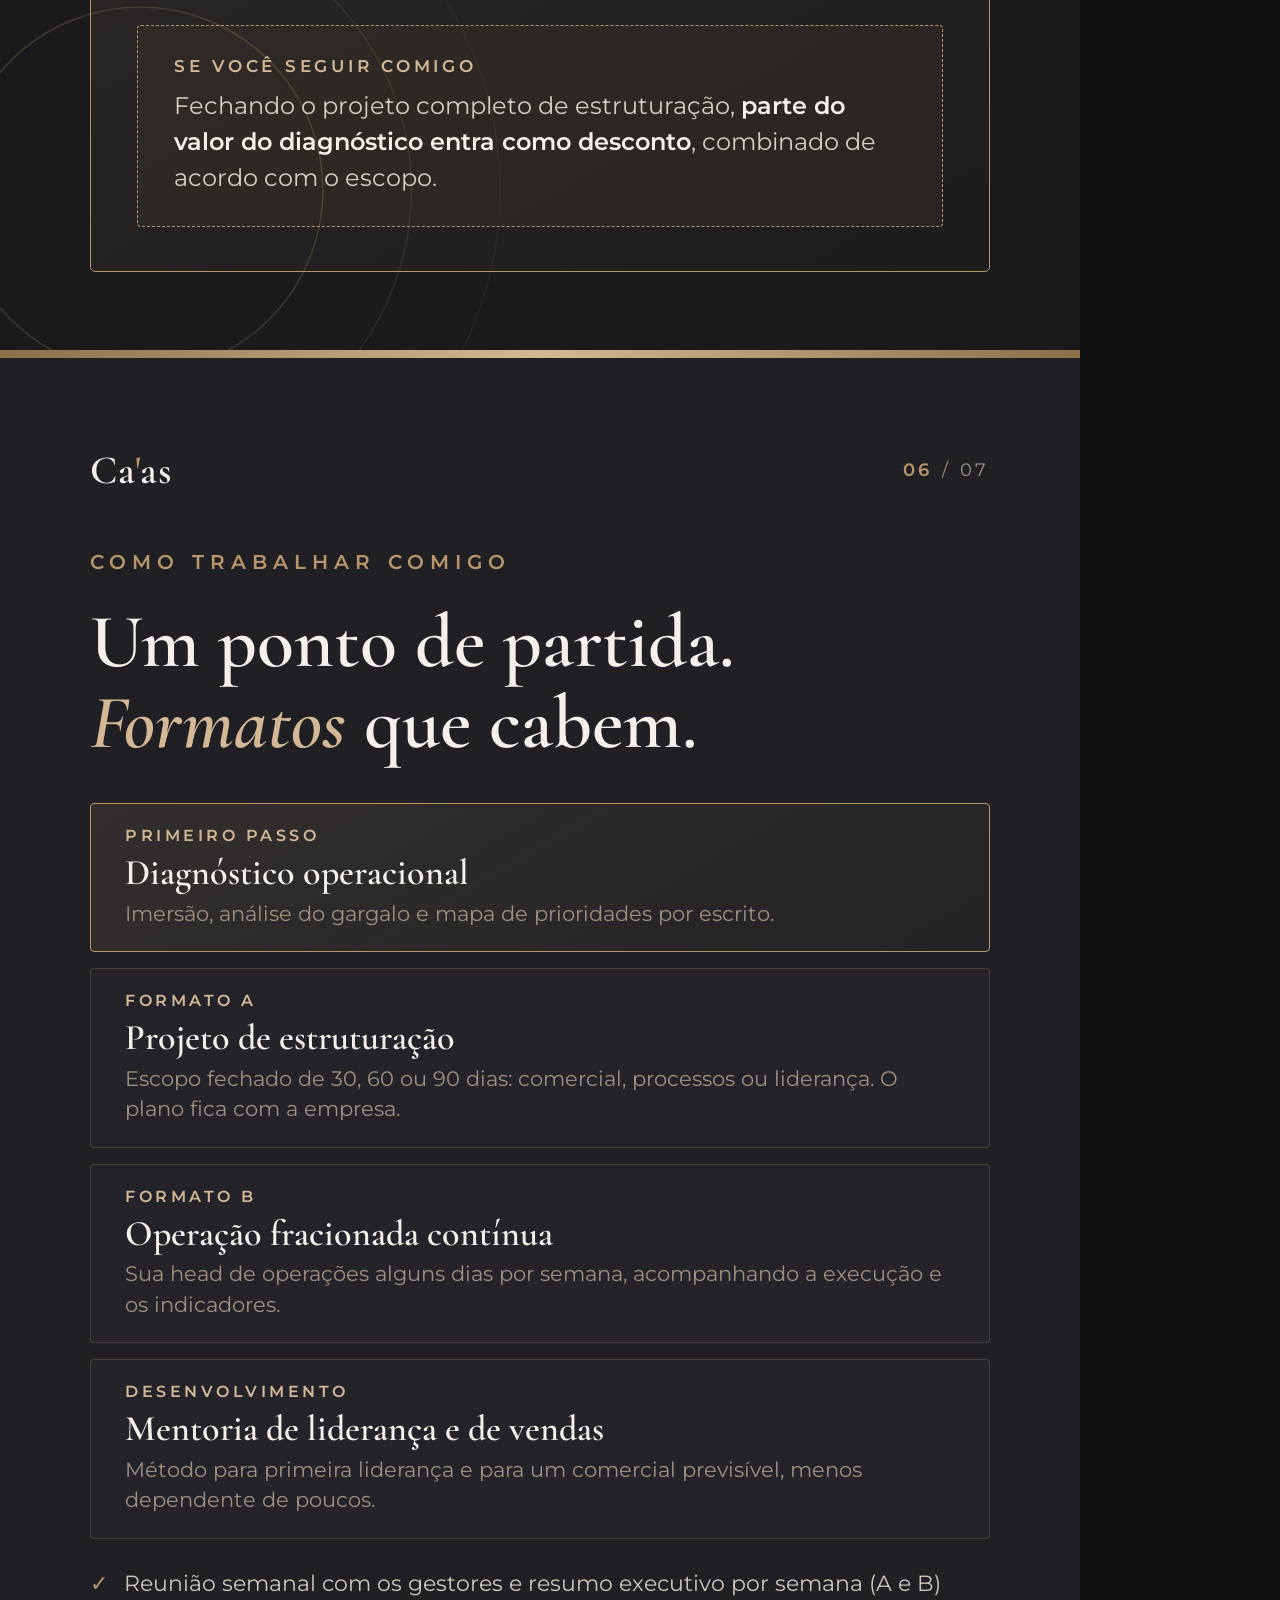
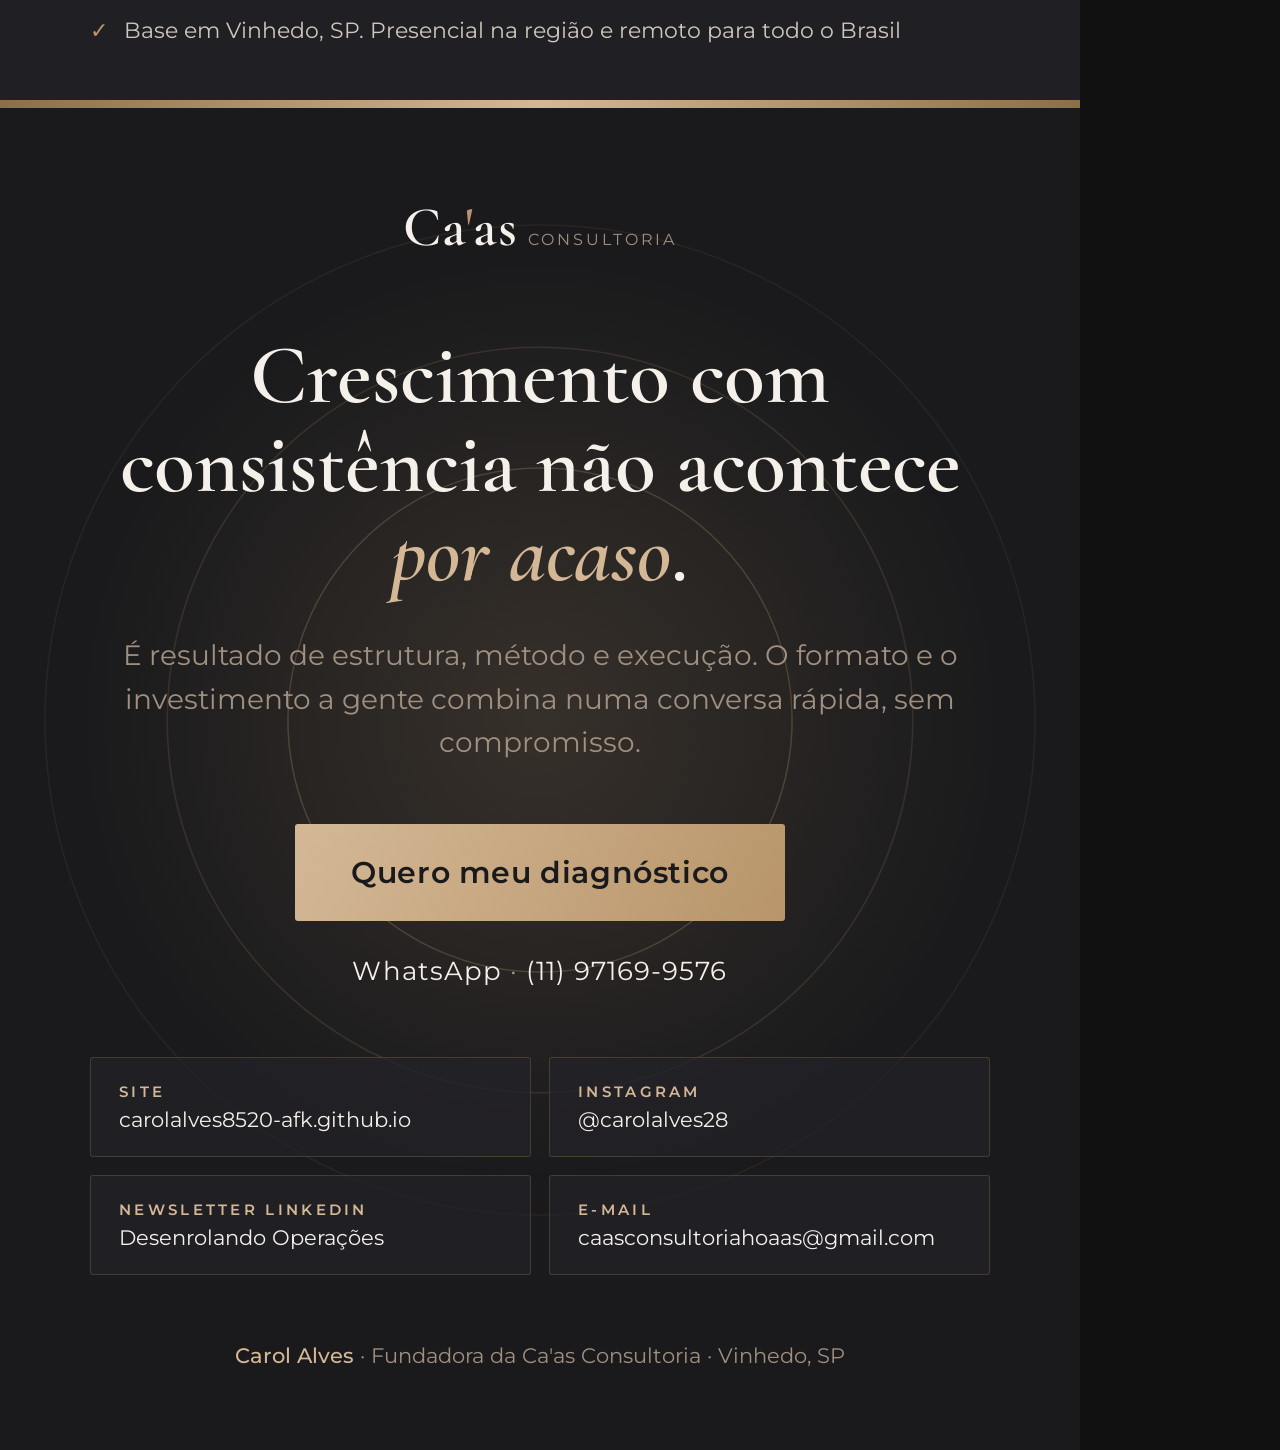
<file: apresentacao/apresentacao.html>
<!DOCTYPE html>
<html lang="pt-BR">
<head>
<meta charset="UTF-8">
<title>Ca'as Consultoria | Apresentação</title>
<link href="https://fonts.googleapis.com/css2?family=Cormorant+Garamond:ital,wght@0,500;0,600;0,700;1,500;1,600&family=Montserrat:wght@300;400;500;600&display=swap" rel="stylesheet">
<style>
:root{
  --bg:#1A1A1C; --bg2:#202024; --panel:#242329;
  --gold:#B8956A; --gold-l:#D4B896; --gold-d:#8B6F47;
  --off:#F5F0EA; --muted:#A09080; --soft:#cfc7bd; --line:rgba(184,149,106,.24);
  --serif:'Cormorant Garamond',Georgia,serif;
  --sans:'Montserrat',system-ui,sans-serif;
}
@page{size:1080px 1350px; margin:0}
*{box-sizing:border-box; margin:0; padding:0}
html,body{background:#111}
body{font-family:var(--sans); color:var(--off); -webkit-font-smoothing:antialiased}
a{color:inherit; text-decoration:none}

.slide{width:1080px; height:1350px; position:relative; overflow:hidden; background:var(--bg);
  padding:96px 90px 80px; display:flex; flex-direction:column; page-break-after:always; break-after:page}
.slide:last-child{page-break-after:auto; break-after:auto}
.slide.tint{background:var(--bg2)}
.slide::before{content:""; position:absolute; top:0; left:0; right:0; height:8px;
  background:linear-gradient(90deg,var(--gold-d),var(--gold-l),var(--gold-d))}
.circles{position:absolute; pointer-events:none; z-index:0}
.glow{position:absolute; border-radius:50%; z-index:0;
  background:radial-gradient(circle,rgba(184,149,106,.18),transparent 65%)}
.ghost{position:absolute; right:40px; bottom:-40px; font-family:var(--serif); font-weight:700;
  color:var(--gold); opacity:.06; font-size:420px; line-height:.8; z-index:0}
.in{position:relative; z-index:2; display:flex; flex-direction:column; flex:1}

.top{display:flex; justify-content:space-between; align-items:center; margin-bottom:56px}
.brand{font-family:var(--serif); font-size:40px; font-weight:600; letter-spacing:.02em}
.brand i{font-style:normal; color:var(--gold)}
.brand small{color:var(--muted); font-family:var(--sans); font-weight:400; font-size:16px;
  letter-spacing:.18em; text-transform:uppercase; margin-left:10px}
.pg{font-size:18px; letter-spacing:.2em; color:var(--muted)}
.pg b{color:var(--gold); font-weight:600}

.eyebrow{font-size:20px; letter-spacing:.3em; text-transform:uppercase; color:var(--gold);
  font-weight:600; margin-bottom:28px}
h1,h2{font-family:var(--serif); font-weight:600; line-height:1.06}
h1{font-size:90px}
h2{font-size:76px}
h1 em,h2 em{font-style:italic; color:var(--gold-l)}
.lead{color:var(--muted); font-size:28px; line-height:1.55; margin-top:30px; max-width:860px}
.lead b{color:var(--off); font-weight:500}
.foot{margin-top:auto; padding-top:40px; display:flex; justify-content:space-between; align-items:center;
  border-top:1px solid var(--line); font-size:19px; color:var(--muted); letter-spacing:.06em}
.foot b{color:var(--gold-l); font-weight:500}

/* capa */
.cover-grid{display:grid; grid-template-columns:1fr 330px; gap:50px; align-items:center; margin-top:50px}
.frame{padding:10px; background:linear-gradient(140deg,var(--gold-l),var(--gold-d)); border-radius:3px;
  box-shadow:0 30px 70px rgba(0,0,0,.55)}
.frame img{display:block; width:100%; border-radius:2px}
.cap{margin-top:22px; font-size:20px; line-height:1.5}
.cap b{color:var(--gold-l); font-weight:600}
.anchors{display:grid; grid-template-columns:repeat(3,1fr); margin-top:auto;
  border-top:1px solid var(--line); border-bottom:1px solid var(--line)}
.anchor{padding:34px 18px; text-align:center; border-right:1px solid var(--line)}
.anchor:last-child{border-right:none}
.anchor .big{font-family:var(--serif); font-weight:600; font-size:40px; white-space:nowrap; color:var(--gold-l); line-height:1}
.anchor .lab{color:var(--muted); font-size:18px; margin-top:12px; line-height:1.4}

/* sintoma */
.quote{font-family:var(--serif); font-style:italic; font-size:42px; line-height:1.3;
  border-left:3px solid var(--gold); padding-left:32px; margin:46px 0 54px}
.slist{list-style:none; display:flex; flex-direction:column; gap:26px}
.slist li{display:flex; gap:24px; align-items:flex-start; color:var(--soft); font-size:30px; line-height:1.4}
.slist li::before{content:""; flex:0 0 12px; height:12px; margin-top:15px; background:var(--gold); transform:rotate(45deg)}
.bridge{margin-top:50px; font-size:27px; color:var(--muted); line-height:1.5}
.bridge b{color:var(--off); font-weight:500}

/* modelo */
.cards{display:flex; flex-direction:column; gap:22px; margin-top:46px}
.card{background:var(--panel); border:1px solid var(--line); border-radius:4px; padding:30px 40px;
  display:flex; gap:34px; align-items:flex-start}
.card .k{flex:0 0 66px; font-family:var(--serif); font-size:56px; color:var(--gold); font-weight:600; line-height:1}
.card h3{font-family:var(--serif); font-size:40px; font-weight:600; margin-bottom:10px}
.card p{color:var(--muted); font-size:25px; line-height:1.5}

/* frentes */
.frentes{margin-top:40px; border-top:1px solid var(--line)}
.frente{display:flex; gap:32px; padding:22px 0; border-bottom:1px solid var(--line)}
.frente .fn{font-family:var(--serif); font-size:40px; color:var(--gold); font-weight:600; line-height:1; flex:0 0 60px}
.frente h4{font-size:29px; font-weight:600; margin-bottom:8px}
.frente p{color:var(--muted); font-size:22px; line-height:1.45}

/* diagnóstico */
.panel{background:linear-gradient(150deg,rgba(184,149,106,.12),rgba(184,149,106,.02));
  border:1.5px solid var(--gold); border-radius:5px; padding:44px 46px; margin-top:44px}
.steps{display:grid; grid-template-columns:repeat(3,1fr); gap:30px}
.step{border-top:3px solid var(--gold); padding-top:22px}
.step .n{font-family:var(--serif); font-size:48px; color:var(--gold-l); font-weight:600; line-height:1}
.step h4{font-size:27px; font-weight:600; margin:10px 0 10px}
.step p{color:var(--muted); font-size:21px; line-height:1.5}
.out{margin-top:36px; font-size:26px; line-height:1.5; color:#d7cfc4}
.out b{color:var(--off); font-weight:600}
.credit{border:1.5px dashed var(--gold); border-radius:4px; padding:30px 36px; margin-top:40px; background:rgba(184,149,106,.06)}
.tag{font-size:17px; letter-spacing:.22em; text-transform:uppercase; color:var(--gold-l); font-weight:600; display:block; margin-bottom:12px}
.credit p{color:#d7cfc4; font-size:24px; line-height:1.5}
.credit b{color:var(--off); font-weight:600}

/* formatos */
.fmt{display:flex; flex-direction:column; gap:16px; margin-top:40px}
.f{background:var(--panel); border:1px solid var(--line); border-radius:4px; padding:22px 34px}
.f.first{border-color:var(--gold); background:linear-gradient(150deg,rgba(184,149,106,.12),rgba(184,149,106,.02))}
.f .tag{margin-bottom:8px; font-size:16px}
.f h3{font-family:var(--serif); font-size:36px; font-weight:600; line-height:1.1}
.f p{color:var(--muted); font-size:21px; line-height:1.45; margin-top:6px}
.fit{margin-top:28px; display:grid; grid-template-columns:1fr; gap:14px}
.fitline{font-size:22px; color:var(--soft); line-height:1.5; display:flex; gap:16px}
.fitline::before{content:"\2713"; color:var(--gold); font-weight:600}

/* final */
.final{justify-content:center; text-align:center}
.final h2{font-size:84px; max-width:860px; margin:0 auto}
.final .lead{margin:36px auto 0; text-align:center}
.btn{display:inline-block; margin:60px auto 0; background:linear-gradient(120deg,var(--gold-l),var(--gold));
  color:#1A1A1C; font-weight:600; font-size:30px; padding:30px 56px; border-radius:3px; letter-spacing:.02em}
.contact{margin-top:34px; font-size:26px; color:var(--off); letter-spacing:.04em}
.contact span{color:var(--muted)}
.links{margin-top:70px; display:grid; grid-template-columns:1fr 1fr; gap:18px; text-align:left}
.lk{border:1px solid var(--line); border-radius:3px; padding:24px 28px; background:rgba(36,35,41,.7)}
.lk .tag{font-size:15px; margin-bottom:6px}
.lk div{font-size:21px; color:var(--off); white-space:nowrap}
.sign{margin-top:64px; font-size:21px; color:var(--muted); line-height:1.6}
.sign b{color:var(--gold-l); font-weight:500}
</style>
</head>
<body>

<!-- 1. CAPA -->
<section class="slide">
  <div class="glow" style="width:900px;height:900px;right:-300px;top:-120px"></div>
  <svg class="circles" style="right:-260px;top:120px;width:900px;height:900px;opacity:.6" viewBox="0 0 640 640" fill="none"><circle cx="320" cy="320" r="147" stroke="#B8956A" stroke-opacity=".5"/><circle cx="320" cy="320" r="217" stroke="#B8956A" stroke-opacity=".3"/><circle cx="320" cy="320" r="288" stroke="#B8956A" stroke-opacity=".16"/></svg>
  <div class="in">
    <div class="top"><div class="brand">Ca<i>'</i>as<small>Consultoria</small></div><div class="pg"><b>01</b> / 07</div></div>
    <div class="eyebrow">Head of Operations as a Service</div>
    <h1>Sua empresa cresceu.<br>A operação ficou <em>pra trás</em>.</h1>
    <div class="cover-grid">
      <p class="lead" style="margin-top:0">Eu entro como sua chefe de operações, <b>sem salário de diretoria e sem encargo fixo</b>. Organizo processos, estruturo times e preparo líderes para o negócio andar sem depender de você em cada decisão.</p>
      <div>
        <div class="frame"><img src="../img/carol-1.jpg" alt="Carol Alves"></div>
        <div class="cap">Carol Alves<br><b>Head de operações fracionada</b></div>
      </div>
    </div>
    <div class="anchors">
      <div class="anchor"><div class="big">+20 anos</div><div class="lab">em vendas e na área comercial</div></div>
      <div class="anchor"><div class="big">+10 anos</div><div class="lab">liderando times como head comercial e de operações</div></div>
      <div class="anchor"><div class="big">R$500 mil–15 mi</div><div class="lab">faturamento anual das empresas que atendo</div></div>
    </div>
  </div>
</section>

<!-- 2. SINTOMA -->
<section class="slide tint">
  <span class="ghost">?</span>
  <div class="in">
    <div class="top"><div class="brand">Ca<i>'</i>as</div><div class="pg"><b>02</b> / 07</div></div>
    <div class="eyebrow">O sintoma</div>
    <h2>A operação acompanhou o crescimento?</h2>
    <p class="quote">Crescer sem estrutura não é crescimento. É acúmulo de problemas que o sucesso ainda não mostrou.</p>
    <ul class="slist">
      <li>O dono resolve tudo e virou o gargalo da própria empresa.</li>
      <li>Os processos existem na cabeça das pessoas, não no papel.</li>
      <li>O time cresceu, mas o resultado não cresceu junto.</li>
      <li>As vendas dependem de poucos pontos de entrada.</li>
      <li>Decisões no achismo, sem cadência e sem número.</li>
      <li>Áreas que não se falam e geram retrabalho todo dia.</li>
    </ul>
    <p class="bridge">Reconheceu dois ou três? O <b>diagnóstico operacional</b> mostra qual deles está custando mais caro agora.</p>
  </div>
</section>

<!-- 3. MODELO -->
<section class="slide">
  <span class="ghost">03</span>
  <div class="in">
    <div class="top"><div class="brand">Ca<i>'</i>as</div><div class="pg"><b>03</b> / 07</div></div>
    <div class="eyebrow">O modelo</div>
    <h2>Uma chefe de operações, <em>na medida</em> da sua empresa.</h2>
    <p class="lead">HOaaS: a presença e a experiência de uma executiva sênior de operações, no ritmo que a sua empresa precisa, sem carteira assinada.</p>
    <div class="cards">
      <div class="card"><div class="k">01</div><div><h3>Presença de verdade</h3><p>Não é consultoria de slide. Eu entro na operação e trabalho lado a lado com o seu time.</p></div></div>
      <div class="card"><div class="k">02</div><div><h3>Sem cargo fixo</h3><p>Você paga pela senioridade e pelo resultado, não por salário de diretor mais encargos.</p></div></div>
      <div class="card"><div class="k">03</div><div><h3>Com data pra sair</h3><p>O objetivo é a sua autonomia. Eu construo para a empresa andar sem mim.</p></div></div>
    </div>
  </div>
</section>

<!-- 4. FRENTES -->
<section class="slide tint">
  <div class="in">
    <div class="top"><div class="brand">Ca<i>'</i>as</div><div class="pg"><b>04</b> / 07</div></div>
    <div class="eyebrow">O que eu faço</div>
    <h2>Do diagnóstico à <em>autonomia</em>.</h2>
    <p class="lead">Processo depende de time. Time depende de líder. Canal depende de operação. Eu trabalho no sistema, não no sintoma solto.</p>
    <div class="frentes">
      <div class="frente"><div class="fn">01</div><div><h4>Processos e operações</h4><p>Mapeio, redesenho e documento quem faz o quê, do fluxo de trabalho à entrega.</p></div></div>
      <div class="frente"><div class="fn">02</div><div><h4>Times e departamentos</h4><p>Papéis claros, comunicação entre áreas e rituais de gestão que mantêm o time alinhado.</p></div></div>
      <div class="frente"><div class="fn">03</div><div><h4>Canais de crescimento</h4><p>Parceiros, canais complementares e alianças, para não depender de uma única porta de entrada.</p></div></div>
      <div class="frente"><div class="fn">04</div><div><h4>Mercado e posicionamento</h4><p>Leitura do cenário competitivo e definição de onde a empresa se posiciona.</p></div></div>
      <div class="frente"><div class="fn">05</div><div><h4>Comunidade e fãs da marca</h4><p>Pertencimento que segura cliente e transforma comprador em quem defende a marca.</p></div></div>
    </div>
  </div>
</section>

<!-- 5. DIAGNÓSTICO -->
<section class="slide">
  <svg class="circles" style="left:-260px;bottom:-240px;width:800px;height:800px;opacity:.5" viewBox="0 0 560 560" fill="none"><circle cx="280" cy="280" r="128" stroke="#B8956A" stroke-opacity=".5"/><circle cx="280" cy="280" r="190" stroke="#B8956A" stroke-opacity=".3"/><circle cx="280" cy="280" r="252" stroke="#B8956A" stroke-opacity=".16"/></svg>
  <div class="in">
    <div class="top"><div class="brand">Ca<i>'</i>as</div><div class="pg"><b>05</b> / 07</div></div>
    <div class="eyebrow">O primeiro passo</div>
    <h2>Tudo começa pelo <em>diagnóstico operacional</em>.</h2>
    <p class="lead">Um trabalho com entrega própria, não uma conversa de venda disfarçada.</p>
    <div class="panel">
      <div class="steps">
        <div class="step"><div class="n">1</div><h4>Imersão</h4><p>Olho processo, time, canais e números por dentro.</p></div>
        <div class="step"><div class="n">2</div><h4>Análise</h4><p>Identifico o gargalo que trava o crescimento e o que ele custa.</p></div>
        <div class="step"><div class="n">3</div><h4>Entrega</h4><p>Mapa do que precisa mudar, na ordem de prioridade.</p></div>
      </div>
      <p class="out">Você sai sabendo <b>onde está o gargalo, o que ele custa e por onde começar.</b></p>
      <div class="credit">
        <span class="tag">Se você seguir comigo</span>
        <p>Fechando o projeto completo de estruturação, <b>parte do valor do diagnóstico entra como desconto</b>, combinado de acordo com o escopo.</p>
      </div>
    </div>
  </div>
</section>

<!-- 6. FORMATOS -->
<section class="slide tint">
  <div class="in">
    <div class="top"><div class="brand">Ca<i>'</i>as</div><div class="pg"><b>06</b> / 07</div></div>
    <div class="eyebrow">Como trabalhar comigo</div>
    <h2>Um ponto de partida. <em>Formatos</em> que cabem.</h2>
    <div class="fmt">
      <div class="f first"><span class="tag">Primeiro passo</span><h3>Diagnóstico operacional</h3><p>Imersão, análise do gargalo e mapa de prioridades por escrito.</p></div>
      <div class="f"><span class="tag">Formato A</span><h3>Projeto de estruturação</h3><p>Escopo fechado de 30, 60 ou 90 dias: comercial, processos ou liderança. O plano fica com a empresa.</p></div>
      <div class="f"><span class="tag">Formato B</span><h3>Operação fracionada contínua</h3><p>Sua head de operações alguns dias por semana, acompanhando a execução e os indicadores.</p></div>
      <div class="f"><span class="tag">Desenvolvimento</span><h3>Mentoria de liderança e de vendas</h3><p>Método para primeira liderança e para um comercial previsível, menos dependente de poucos.</p></div>
    </div>
    <div class="fit">
      <div class="fitline">Reunião semanal com os gestores e resumo executivo por semana (A e B)</div>
      <div class="fitline">Base em Vinhedo, SP. Presencial na região e remoto para todo o Brasil</div>
    </div>
  </div>
</section>

<!-- 7. FINAL -->
<section class="slide final">
  <div class="glow" style="width:1000px;height:1000px;left:40px;top:120px"></div>
  <svg class="circles" style="left:50%;top:50%;width:1100px;height:1100px;transform:translate(-50%,-55%);opacity:.55" viewBox="0 0 720 720" fill="none"><circle cx="360" cy="360" r="165" stroke="#B8956A" stroke-opacity=".5"/><circle cx="360" cy="360" r="244" stroke="#B8956A" stroke-opacity=".3"/><circle cx="360" cy="360" r="324" stroke="#B8956A" stroke-opacity=".16"/></svg>
  <div class="in" style="justify-content:center">
    <div class="brand" style="font-size:56px; margin-bottom:70px">Ca<i>'</i>as<small>Consultoria</small></div>
    <h2>Crescimento com consistência não acontece <em>por acaso</em>.</h2>
    <p class="lead">É resultado de estrutura, método e execução. O formato e o investimento a gente combina numa conversa rápida, sem compromisso.</p>
    <a class="btn" href="https://wa.me/5511971699576?text=Oi%20Carol%2C%20quero%20saber%20sobre%20o%20diagn%C3%B3stico%20para%20a%20minha%20empresa.">Quero meu diagnóstico</a>
    <div class="contact">WhatsApp <span>·</span> (11) 97169-9576</div>
    <div class="links">
      <a class="lk" href="https://carolalves8520-afk.github.io/Ca-asLP/"><span class="tag">Site</span><div>carolalves8520-afk.github.io</div></a>
      <a class="lk" href="https://instagram.com/carolalves28"><span class="tag">Instagram</span><div>@carolalves28</div></a>
      <a class="lk" href="https://www.linkedin.com/newsletters/desenrolando-opera%C3%A7%C3%B5es-7438192048630837248/"><span class="tag">Newsletter LinkedIn</span><div>Desenrolando Operações</div></a>
      <a class="lk" href="mailto:caasconsultoriahoaas@gmail.com"><span class="tag">E-mail</span><div>caasconsultoriahoaas@gmail.com</div></a>
    </div>
    <p class="sign"><b>Carol Alves</b> · Fundadora da Ca'as Consultoria · Vinhedo, SP</p>
  </div>
</section>

</body>
</html>
</file>
<file: styles.css>
:root{
  --bg:#1A1A1C; --bg2:#202024; --panel:#242329;
  --gold:#B8956A; --gold-l:#D4B896; --gold-d:#8B6F47;
  --off:#F5F0EA; --muted:#A09080; --line:rgba(184,149,106,.22);
  --serif:'Cormorant Garamond',Georgia,serif;
  --sans:'Montserrat',system-ui,sans-serif;
  --maxw:1120px;
}
*{box-sizing:border-box;margin:0;padding:0}
html{scroll-behavior:smooth}
body{background:var(--bg); color:var(--off); font-family:var(--sans); font-weight:400;
  line-height:1.65; -webkit-font-smoothing:antialiased; overflow-x:hidden}
body::before{content:""; position:fixed; inset:0; z-index:1; pointer-events:none; opacity:.05;
  background-image:url("data:image/svg+xml,%3Csvg xmlns='http://www.w3.org/2000/svg' width='140' height='140'%3E%3Cfilter id='n'%3E%3CfeTurbulence type='fractalNoise' baseFrequency='.9' numOctaves='3'/%3E%3C/filter%3E%3Crect width='100%25' height='100%25' filter='url(%23n)'/%3E%3C/svg%3E")}
.wrap{max-width:var(--maxw); margin:0 auto; padding:0 26px; position:relative; z-index:2}
a{color:inherit; text-decoration:none}
.serif{font-family:var(--serif)}
.goldbar{position:fixed; top:0; left:0; right:0; height:4px; z-index:60;
  background:linear-gradient(90deg,var(--gold-d),var(--gold-l),var(--gold-d))}
header{position:fixed; top:4px; left:0; right:0; z-index:50; background:rgba(26,26,28,.72);
  backdrop-filter:blur(10px); border-bottom:1px solid transparent; transition:.3s}
header.scrolled{border-bottom:1px solid var(--line); background:rgba(26,26,28,.92)}
.nav{display:flex; align-items:center; justify-content:space-between; height:66px}
.brand{font-family:var(--serif); font-size:23px; font-weight:600; letter-spacing:.02em; color:var(--off)}
.brand i{font-style:normal; color:var(--gold)}
.brand small{color:var(--muted); font-weight:400; font-size:12px; letter-spacing:.14em;
  text-transform:uppercase; font-family:var(--sans); margin-left:6px}
.navlinks{display:flex; gap:28px; align-items:center}
.navlinks a{font-size:13.5px; color:var(--muted); letter-spacing:.02em; transition:.2s}
.navlinks a:hover{color:var(--off)}
.btn{display:inline-block; font-family:var(--sans); font-weight:500; letter-spacing:.02em;
  cursor:pointer; border:none; transition:.25s; text-align:center}
.btn-gold{background:linear-gradient(120deg,var(--gold-l),var(--gold)); color:#1A1A1C;
  padding:13px 26px; border-radius:2px; font-size:14px}
.btn-gold:hover{filter:brightness(1.08); transform:translateY(-1px)}
.btn-ghost{border:1px solid var(--line); color:var(--off); padding:13px 26px;
  border-radius:2px; font-size:14px; background:transparent}
.btn-ghost:hover{border-color:var(--gold); color:var(--gold-l)}
.nav .btn-gold{padding:10px 20px; font-size:13px}
.menu-toggle{display:none; background:none; border:none; color:var(--off); font-size:26px; cursor:pointer}
.sec{padding:96px 0; position:relative}
.sec-tint{background:var(--bg2)}
.eyebrow{font-size:12px; letter-spacing:.28em; text-transform:uppercase; color:var(--gold);
  font-weight:600; margin-bottom:20px; display:block}
.h2{font-family:var(--serif); font-weight:600; font-size:clamp(30px,4.4vw,46px);
  line-height:1.12; color:var(--off)}
.lead{color:var(--muted); font-size:17px; max-width:640px; margin-top:18px}
.ghostnum{position:absolute; font-family:var(--serif); font-weight:700; color:var(--gold);
  opacity:.05; font-size:clamp(160px,26vw,340px); line-height:.8; z-index:0;
  pointer-events:none; user-select:none}
.rv{opacity:0; transform:translateY(22px); transition:opacity .7s ease, transform .7s ease}
.rv.in{opacity:1; transform:none}
@media (prefers-reduced-motion:reduce){.rv{opacity:1;transform:none;transition:none}}
.hero{position:relative; padding:150px 0 96px; overflow:hidden}
.hero .circles{position:absolute; right:-140px; top:60px; width:640px; height:640px; z-index:0; opacity:.6}
.hero-glow{position:absolute; right:-5%; top:5%; width:620px; height:620px; z-index:0;
  background:radial-gradient(circle,rgba(184,149,106,.16),transparent 65%); filter:blur(14px)}
.hero-grid{display:grid; grid-template-columns:1.15fr .85fr; gap:40px; align-items:center;
  position:relative; z-index:2}
.hero-eyebrow{font-size:12.5px; letter-spacing:.26em; text-transform:uppercase; color:var(--gold);
  font-weight:600; margin-bottom:22px; display:block}
.hero h1{font-family:var(--serif); font-weight:600; font-size:clamp(38px,6vw,66px);
  line-height:1.06; color:var(--off)}
.hero h1 em{font-style:italic; color:var(--gold-l)}
.hero p.sub{color:var(--muted); font-size:18px; margin-top:24px; max-width:540px}
.hero-cta{display:flex; gap:14px; margin-top:36px; flex-wrap:wrap}
.hero-figure{position:relative; justify-self:center}
.hero-figure .frame{position:relative; padding:8px;
  background:linear-gradient(140deg,var(--gold-l),var(--gold-d)); border-radius:3px;
  box-shadow:0 30px 70px rgba(0,0,0,.5)}
.hero-figure img{display:block; width:330px; max-width:100%; border-radius:2px}
.hero-figure figcaption{position:absolute; left:-16px; bottom:26px; background:var(--bg);
  border:1px solid var(--line); padding:12px 18px; border-radius:2px; font-size:12.5px;
  color:var(--off); box-shadow:0 12px 30px rgba(0,0,0,.4)}
.hero-figure figcaption b{color:var(--gold-l); font-weight:600}
.anchors{border-top:1px solid var(--line); border-bottom:1px solid var(--line)}
.anchors-grid{display:grid; grid-template-columns:repeat(3,1fr)}
.anchor{padding:40px 26px; text-align:center; border-right:1px solid var(--line)}
.anchor:last-child{border-right:none}
.anchor .big{font-family:var(--serif); font-weight:600; font-size:clamp(30px,3.6vw,42px);
  color:var(--gold-l); line-height:1}
.anchor .lab{color:var(--muted); font-size:13.5px; margin-top:12px; max-width:260px; margin-inline:auto}
.symptom .quote{font-family:var(--serif); font-style:italic; font-size:clamp(22px,2.8vw,30px);
  color:var(--off); line-height:1.35; max-width:760px; margin:8px 0 44px;
  border-left:2px solid var(--gold); padding-left:24px}
.slist{display:grid; grid-template-columns:1fr 1fr; gap:16px 40px; max-width:900px}
.slist li{list-style:none; display:flex; gap:14px; align-items:flex-start; color:#cfc7bd;
  font-size:15.5px; padding:6px 0}
.slist li::before{content:""; flex:0 0 7px; width:7px; height:7px; margin-top:9px;
  background:var(--gold); transform:rotate(45deg)}
.sym-bridge{margin-top:44px; color:var(--muted); font-size:17px; max-width:720px}
.sym-bridge b{color:var(--off); font-weight:500}
.cols3{display:grid; grid-template-columns:repeat(3,1fr); gap:26px; margin-top:52px}
.card{background:var(--panel); border:1px solid var(--line); border-radius:3px;
  padding:34px 30px; transition:.3s}
.card:hover{border-color:var(--gold); transform:translateY(-3px)}
.card .k{font-family:var(--serif); font-size:34px; color:var(--gold); font-weight:600; margin-bottom:14px}
.card h3{font-family:var(--serif); font-size:23px; font-weight:600; color:var(--off);
  margin-bottom:12px; line-height:1.2}
.card p{color:var(--muted); font-size:14.5px}
.frentes{display:grid; grid-template-columns:1fr 1fr; margin-top:52px; border-top:1px solid var(--line)}
.frente{padding:30px 30px 30px 0; border-bottom:1px solid var(--line); display:flex; gap:22px}
.frente:nth-child(odd){padding-right:44px; border-right:1px solid var(--line); padding-left:0}
.frente:nth-child(even){padding-left:44px}
.frente .fn{font-family:var(--serif); font-size:22px; color:var(--gold); font-weight:600;
  flex:0 0 auto; opacity:.85}
.frente h4{font-size:16px; font-weight:600; color:var(--off); margin-bottom:7px}
.frente p{color:var(--muted); font-size:14.5px}
.forms{display:grid; grid-template-columns:1fr 1fr; gap:26px; margin-top:52px}
.form-card{background:var(--panel); border:1px solid var(--line); border-radius:3px; padding:38px 34px}
.form-card .tag{font-size:11.5px; letter-spacing:.22em; text-transform:uppercase;
  color:var(--gold); font-weight:600}
.form-card h3{font-family:var(--serif); font-size:27px; font-weight:600; color:var(--off);
  margin:14px 0 12px; line-height:1.18}
.form-card p{color:var(--muted); font-size:15px}
.incluso{margin-top:40px; background:var(--bg); border:1px solid var(--line);
  border-radius:3px; padding:34px 34px 30px}
.incluso h4{font-size:13px; letter-spacing:.16em; text-transform:uppercase; color:var(--gold);
  font-weight:600; margin-bottom:20px}
.incluso ul{display:grid; grid-template-columns:1fr 1fr; gap:12px 40px; list-style:none}
.incluso li{display:flex; gap:12px; color:#cfc7bd; font-size:14.5px}
.incluso li::before{content:"\2713"; color:var(--gold); font-weight:600}
.geo{margin-top:24px; color:var(--muted); font-size:14.5px}
.diag{position:relative; overflow:hidden}
.diag .circles{position:absolute; left:-160px; bottom:-120px; width:560px; height:560px;
  opacity:.5; z-index:0}
.diag-panel{position:relative; z-index:2;
  background:linear-gradient(150deg,rgba(184,149,106,.10),rgba(184,149,106,.02));
  border:1px solid var(--gold); border-radius:4px; padding:56px clamp(28px,5vw,64px)}
.diag-panel .eyebrow{color:var(--gold-l)}
.diag-panel h2{font-family:var(--serif); font-weight:600; font-size:clamp(28px,4vw,44px);
  line-height:1.12; color:var(--off); max-width:640px}
.diag-panel .intro{color:#d7cfc4; font-size:17.5px; margin-top:20px; max-width:680px}
.diag-steps{display:grid; grid-template-columns:repeat(3,1fr); gap:24px; margin:44px 0 36px}
.diag-step{border-top:2px solid var(--gold); padding-top:18px}
.diag-step .n{font-family:var(--serif); font-size:26px; color:var(--gold-l); font-weight:600}
.diag-step h4{font-size:15px; font-weight:600; color:var(--off); margin:4px 0 8px}
.diag-step p{color:var(--muted); font-size:14.5px}
.diag-credit{border:1px dashed var(--gold); border-radius:3px; padding:24px 28px;
  margin-bottom:30px; background:rgba(184,149,106,.05)}
.diag-credit .tag{font-size:11.5px; letter-spacing:.2em; text-transform:uppercase;
  color:var(--gold-l); font-weight:600; display:block; margin-bottom:10px}
.diag-credit p{color:#d7cfc4; font-size:15.5px}
.diag-credit p b{color:var(--off); font-weight:600}
.diag-fine{color:var(--muted); font-size:14.5px; margin-bottom:32px; max-width:640px}
.ment .head-row{display:flex; align-items:flex-end; justify-content:space-between; gap:30px;
  flex-wrap:wrap; margin-bottom:12px}
.ment-badge{font-size:11.5px; letter-spacing:.2em; text-transform:uppercase; color:#1A1A1C;
  background:var(--gold-l); padding:6px 14px; border-radius:2px; font-weight:600}
.ment-cards{display:grid; grid-template-columns:1fr 1fr; gap:26px; margin-top:44px}
.ment-card{position:relative; background:var(--panel); border:1px solid var(--line);
  border-radius:3px; padding:40px 34px; overflow:hidden; transition:.3s}
.ment-card::before{content:""; position:absolute; left:0; top:0; bottom:0; width:3px;
  background:linear-gradient(var(--gold-l),var(--gold-d))}
.ment-card:hover{transform:translateY(-3px); border-color:var(--gold)}
.ment-card h3{font-family:var(--serif); font-size:27px; font-weight:600; color:var(--off); margin-bottom:8px}
.ment-card .who{color:var(--muted); font-size:14.5px; margin-bottom:22px}
.ment-card ul{list-style:none; display:grid; gap:11px}
.ment-card li{display:flex; gap:12px; color:#cfc7bd; font-size:14.5px}
.ment-card li::before{content:""; flex:0 0 6px; width:6px; height:6px; margin-top:8px;
  background:var(--gold); border-radius:50%}
.ment-cta{margin-top:44px; text-align:center}
.fit{display:grid; grid-template-columns:1fr 1fr; gap:26px; margin-top:52px}
.fit-card{border:1px solid var(--line); border-radius:3px; padding:38px 34px; background:var(--panel)}
.fit-card.yes{border-top:3px solid var(--gold)}
.fit-card.no{border-top:3px solid #4a4750}
.fit-card h3{font-family:var(--serif); font-size:24px; font-weight:600; margin-bottom:22px; color:var(--off)}
.fit-card ul{list-style:none; display:grid; gap:14px}
.fit-card li{display:flex; gap:13px; color:#cfc7bd; font-size:15px}
.fit-card.yes li::before{content:"\2713"; color:var(--gold); font-weight:700}
.fit-card.no li::before{content:"\2715"; color:#6b6772; font-weight:700}
.contabil-inner{display:grid; grid-template-columns:.9fr 1.1fr; gap:48px; align-items:center}
.contabil-inner p{color:var(--muted); font-size:16px; margin-bottom:16px}
.contabil-inner p b{color:var(--off); font-weight:500}
.sobre-grid{display:grid; grid-template-columns:.8fr 1.2fr; gap:52px; align-items:start}
.sobre-fig .frame{padding:7px; background:linear-gradient(140deg,var(--gold-l),var(--gold-d));
  border-radius:3px; display:inline-block}
.sobre-fig img{display:block; width:280px; max-width:100%; border-radius:2px}
.sobre-body p{color:var(--muted); font-size:16px; margin-bottom:16px}
.sobre-body p.hi{color:var(--off); font-family:var(--serif); font-style:italic; font-size:20px}
.sobre-body ul{list-style:none; display:grid; gap:12px; margin-top:26px}
.sobre-body li{display:flex; gap:13px; color:#cfc7bd; font-size:15px}
.sobre-body li::before{content:""; flex:0 0 7px; width:7px; height:7px; margin-top:8px;
  background:var(--gold); transform:rotate(45deg)}
.final{position:relative; text-align:center; overflow:hidden; padding:110px 0}
.final .circles{position:absolute; left:50%; top:50%; transform:translate(-50%,-50%);
  width:720px; height:720px; opacity:.4; z-index:0}
.final-glow{position:absolute; left:50%; top:50%; transform:translate(-50%,-50%);
  width:640px; height:400px;
  background:radial-gradient(circle,rgba(184,149,106,.14),transparent 65%); z-index:0}
.final h2{position:relative; z-index:2; font-family:var(--serif); font-weight:600;
  font-size:clamp(30px,4.6vw,50px); color:var(--off); max-width:760px; margin:0 auto; line-height:1.12}
.final p{position:relative; z-index:2; color:var(--muted); font-size:17.5px; max-width:600px;
  margin:22px auto 38px}
.final .btn-gold{position:relative; z-index:2; padding:17px 40px; font-size:15.5px}
.final .softlink{position:relative; z-index:2; display:block; margin-top:22px;
  color:var(--muted); font-size:14px}
.final .softlink a{color:var(--gold-l); border-bottom:1px solid var(--line)}
.stay-inner{display:grid; grid-template-columns:1.1fr .9fr; gap:44px; align-items:center;
  background:var(--panel); border:1px solid var(--line); border-radius:4px;
  padding:48px clamp(28px,4vw,52px)}
.stay-inner h3{font-family:var(--serif); font-size:clamp(24px,3vw,32px); font-weight:600;
  color:var(--off); line-height:1.16}
.stay-inner p{color:var(--muted); font-size:15.5px; margin-top:16px}
.stay-cta{display:flex; flex-direction:column; gap:14px; align-items:flex-start}
.stay-cta .btn{width:100%}
.stay-cta a.li{color:var(--gold-l); font-size:14px; border-bottom:1px solid var(--line); align-self:center}
footer{border-top:1px solid var(--line); padding:52px 0 40px; background:var(--bg)}
.foot{display:flex; align-items:center; justify-content:space-between; gap:24px; flex-wrap:wrap}
.foot .brand{font-size:21px}
.footlinks{display:flex; gap:26px; flex-wrap:wrap}
.footlinks a{color:var(--muted); font-size:13.5px; transition:.2s}
.footlinks a:hover{color:var(--gold-l)}
.foot-legal{margin-top:26px; color:#6b6772; font-size:12.5px; display:flex;
  justify-content:space-between; gap:16px; flex-wrap:wrap}
.foot-legal a{color:#8a8590}
.foot-legal a:hover{color:var(--gold-l)}
@media(max-width:860px){
  .navlinks{display:none}
  .menu-toggle{display:block}
  .hero-grid{grid-template-columns:1fr; gap:44px}
  .hero-figure{order:-1}
  .hero-figure img{width:260px}
  .hero-figure figcaption{left:0}
  .anchors-grid{grid-template-columns:1fr}
  .anchor{border-right:none; border-bottom:1px solid var(--line); padding:30px}
  .anchor:last-child{border-bottom:none}
  .slist,.cols3,.frentes,.forms,.incluso ul,.ment-cards,.fit,.contabil-inner,
  .sobre-grid,.diag-steps,.stay-inner{grid-template-columns:1fr}
  .frente:nth-child(odd){padding-right:0; border-right:none}
  .frente:nth-child(even){padding-left:0}
  .frente{padding:24px 0}
  .sec{padding:72px 0}
  .hero{padding:120px 0 72px}
}
/* ===== Acréscimos do site multipágina ===== */
.rv{opacity:1; transform:none}
.js .rv:not(.in){opacity:0; transform:translateY(22px)}
.skip{position:absolute; left:-999px; top:8px; background:var(--gold); color:#1A1A1C; padding:8px 14px; z-index:100}
.skip:focus{left:8px}
a:focus-visible,button:focus-visible{outline:2px solid var(--gold-l); outline-offset:3px}
.navlinks a.on{color:var(--gold-l)}
.nav .btn-gold{color:#1A1A1C}
.navlinks a.btn-gold:hover{color:#1A1A1C}

.page-hero{position:relative; padding:150px 0 72px; overflow:hidden}
.page-hero .circles{position:absolute; right:-160px; top:40px; width:560px; height:560px; opacity:.5; z-index:0}
.page-hero h1{font-family:var(--serif); font-weight:600; font-size:clamp(34px,5vw,56px);
  line-height:1.08; color:var(--off); max-width:820px}
.page-hero h1 em{font-style:italic; color:var(--gold-l)}
.page-hero .lead{font-size:18px; max-width:680px; margin-top:22px}
.crumbs{font-size:12.5px; color:var(--muted); margin-bottom:22px; letter-spacing:.04em}
.crumbs a{color:var(--gold-l)}

.svc{display:grid; grid-template-columns:.8fr 1.2fr; gap:48px; padding:52px 0;
  border-top:1px solid var(--line)}
.svc:last-child{border-bottom:1px solid var(--line)}
.svc .tag{font-size:11.5px; letter-spacing:.22em; text-transform:uppercase; color:var(--gold); font-weight:600}
.svc h3{font-family:var(--serif); font-size:clamp(28px,3.4vw,36px); font-weight:600; line-height:1.12;
  color:var(--off); margin:12px 0 14px}
.svc .short{color:#d7cfc4; font-size:16.5px}
.svc .who{background:var(--panel); border:1px solid var(--line); border-left:3px solid var(--gold);
  border-radius:3px; padding:20px 24px; margin-bottom:22px}
.svc .who b{display:block; font-size:12px; letter-spacing:.18em; text-transform:uppercase;
  color:var(--gold); margin-bottom:8px; font-weight:600}
.svc .who p{color:#cfc7bd; font-size:15px}
.svc ul{list-style:none; display:grid; gap:10px; margin-bottom:28px}
.svc li{display:flex; gap:12px; color:#cfc7bd; font-size:15px}
.svc li::before{content:""; flex:0 0 6px; width:6px; height:6px; margin-top:9px; background:var(--gold); border-radius:50%}
.svc .btn{margin-top:4px}
.svc-note{color:var(--muted); font-size:14.5px; margin:-10px 0 24px}

.values{display:grid; grid-template-columns:repeat(3,1fr); gap:26px; margin-top:48px}
.story{max-width:720px}
.story p{color:var(--muted); font-size:17px; margin-bottom:18px}
.story p.hi{color:var(--off); font-family:var(--serif); font-style:italic; font-size:24px; line-height:1.3}
.story p b{color:var(--off); font-weight:500}
.two{display:grid; grid-template-columns:1fr 1fr; gap:48px}
.placeholder{border:1px dashed var(--gold); border-radius:3px; padding:26px 30px; color:var(--muted);
  font-size:15px; background:rgba(184,149,106,.05)}

.article{max-width:720px; margin:0 auto}
.article h2{font-family:var(--serif); font-weight:600; font-size:clamp(26px,3.4vw,34px);
  line-height:1.15; color:var(--off); margin:52px 0 16px}
.article p{color:#cfc7bd; font-size:17px; margin-bottom:16px}
.article p b{color:var(--off); font-weight:500}
.article ul{list-style:none; display:grid; gap:10px; margin:6px 0 20px}
.article li{display:flex; gap:12px; color:#cfc7bd; font-size:16.5px}
.article li::before{content:""; flex:0 0 7px; width:7px; height:7px; margin-top:10px; background:var(--gold); transform:rotate(45deg)}
.article .intro{font-size:19px; color:#d7cfc4}
.article .cta-box{margin-top:48px; border:1px solid var(--gold); border-radius:4px; padding:36px 32px;
  background:linear-gradient(150deg,rgba(184,149,106,.10),rgba(184,149,106,.02))}
.article .cta-box h3{font-family:var(--serif); font-size:28px; font-weight:600; color:var(--off); margin-bottom:12px; line-height:1.15}
.article .cta-box p{color:var(--muted); font-size:16px}
.article .cta-box .btn{margin-top:8px}
.article .cta-box .softlink{display:block; margin-top:16px; font-size:14px; color:var(--muted)}
.article .cta-box .softlink a{color:var(--gold-l); border-bottom:1px solid var(--line)}

@media(max-width:860px){
  .navlinks.open{display:flex; position:absolute; top:66px; left:0; right:0; flex-direction:column;
    align-items:stretch; gap:0; background:rgba(26,26,28,.98); border-bottom:1px solid var(--line); padding:8px 26px 22px}
  .navlinks.open a{padding:14px 0; border-bottom:1px solid var(--line); font-size:15px}
  .navlinks.open a.btn-gold{margin-top:16px; border:none; text-align:center}
  .page-hero{padding:118px 0 56px}
  .svc,.values,.two{grid-template-columns:1fr; gap:26px}
  .svc{padding:40px 0}
  .hero-cta .btn{flex:1 1 100%}
  .article .cta-box{padding:28px 22px}
}
</file>
